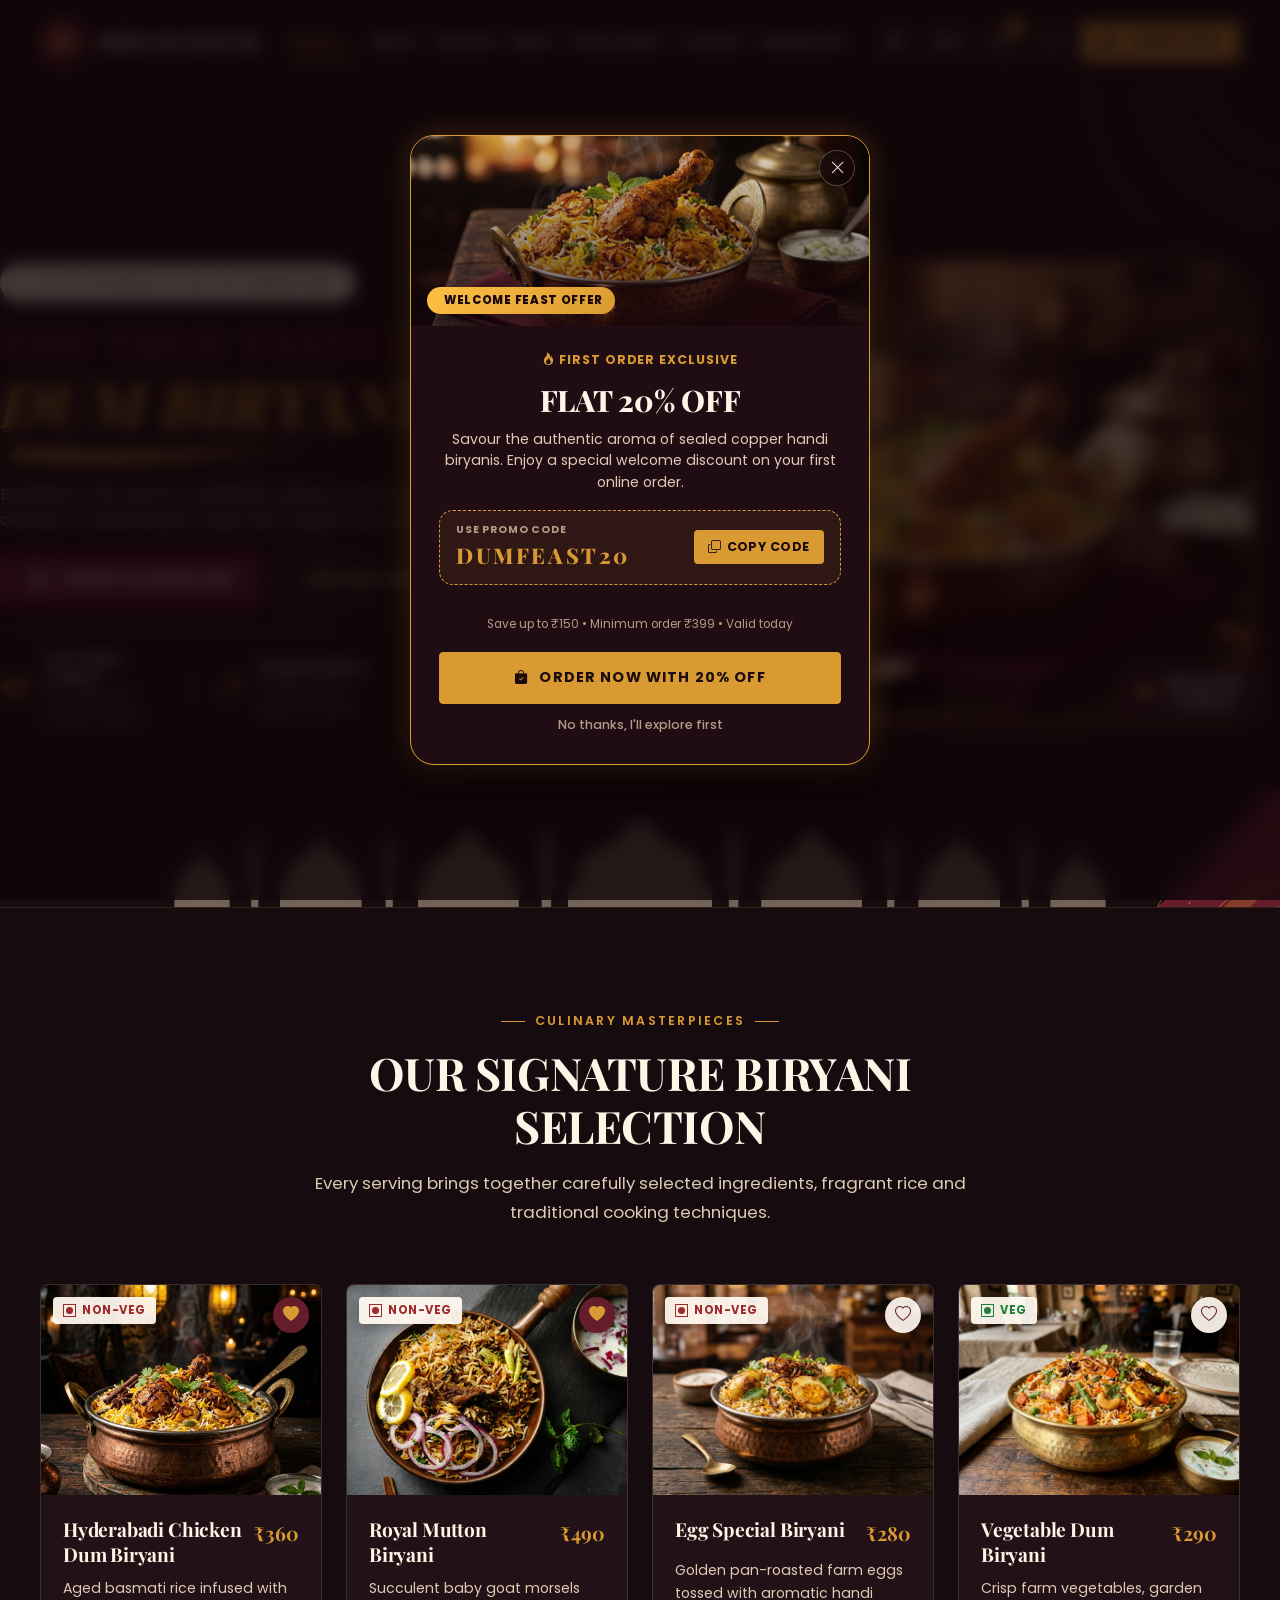
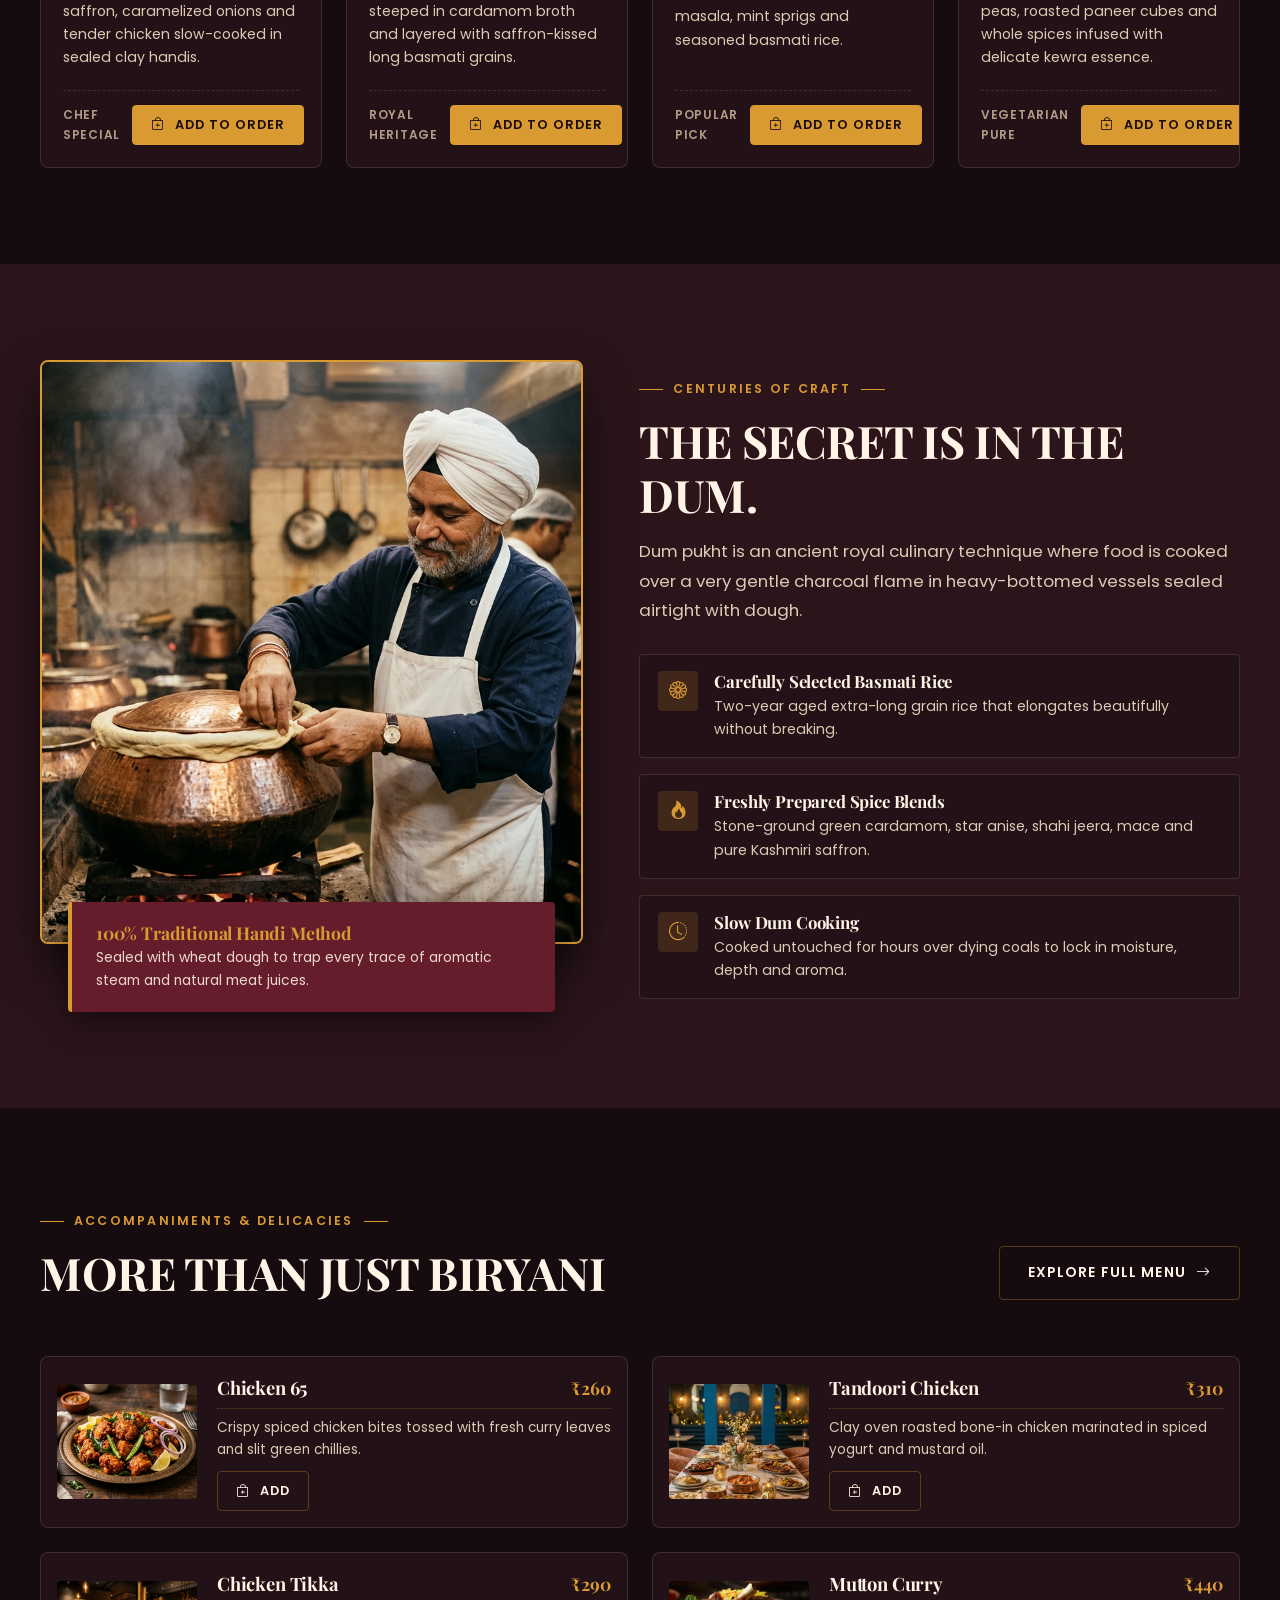
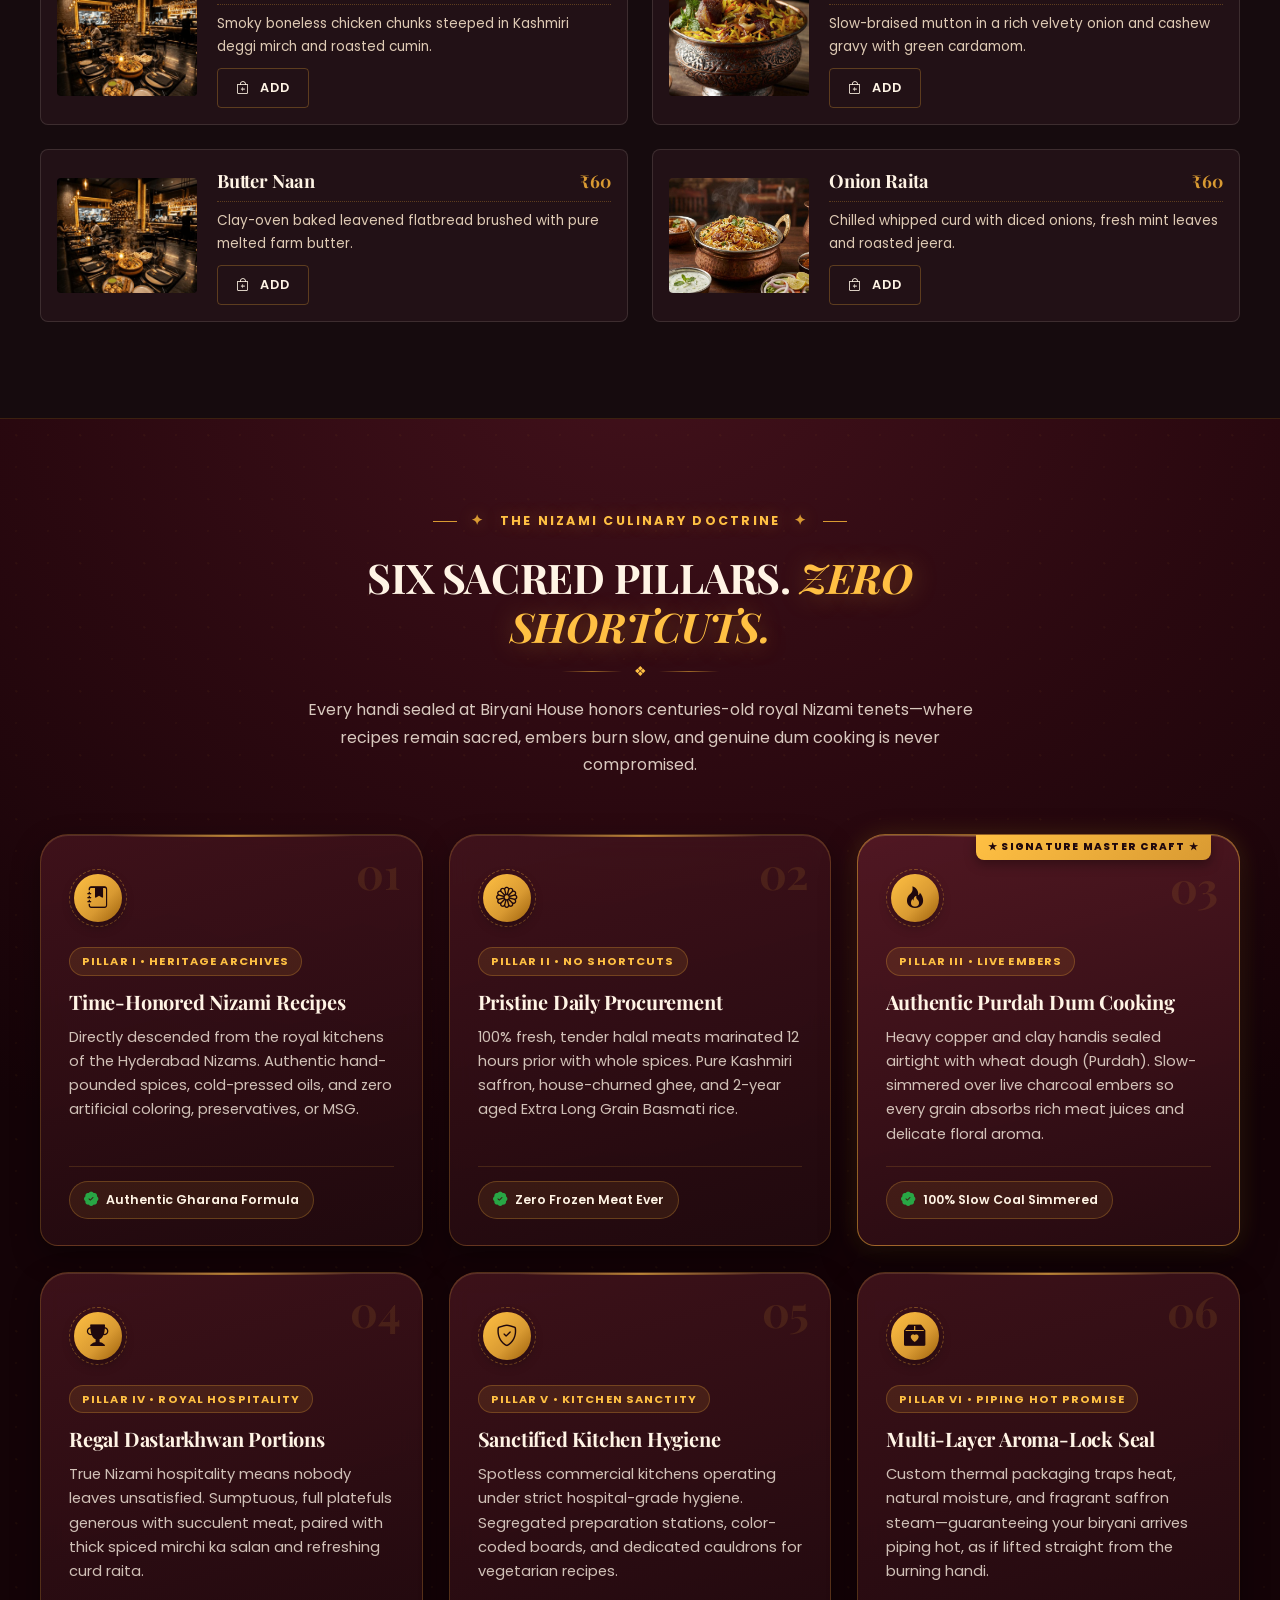
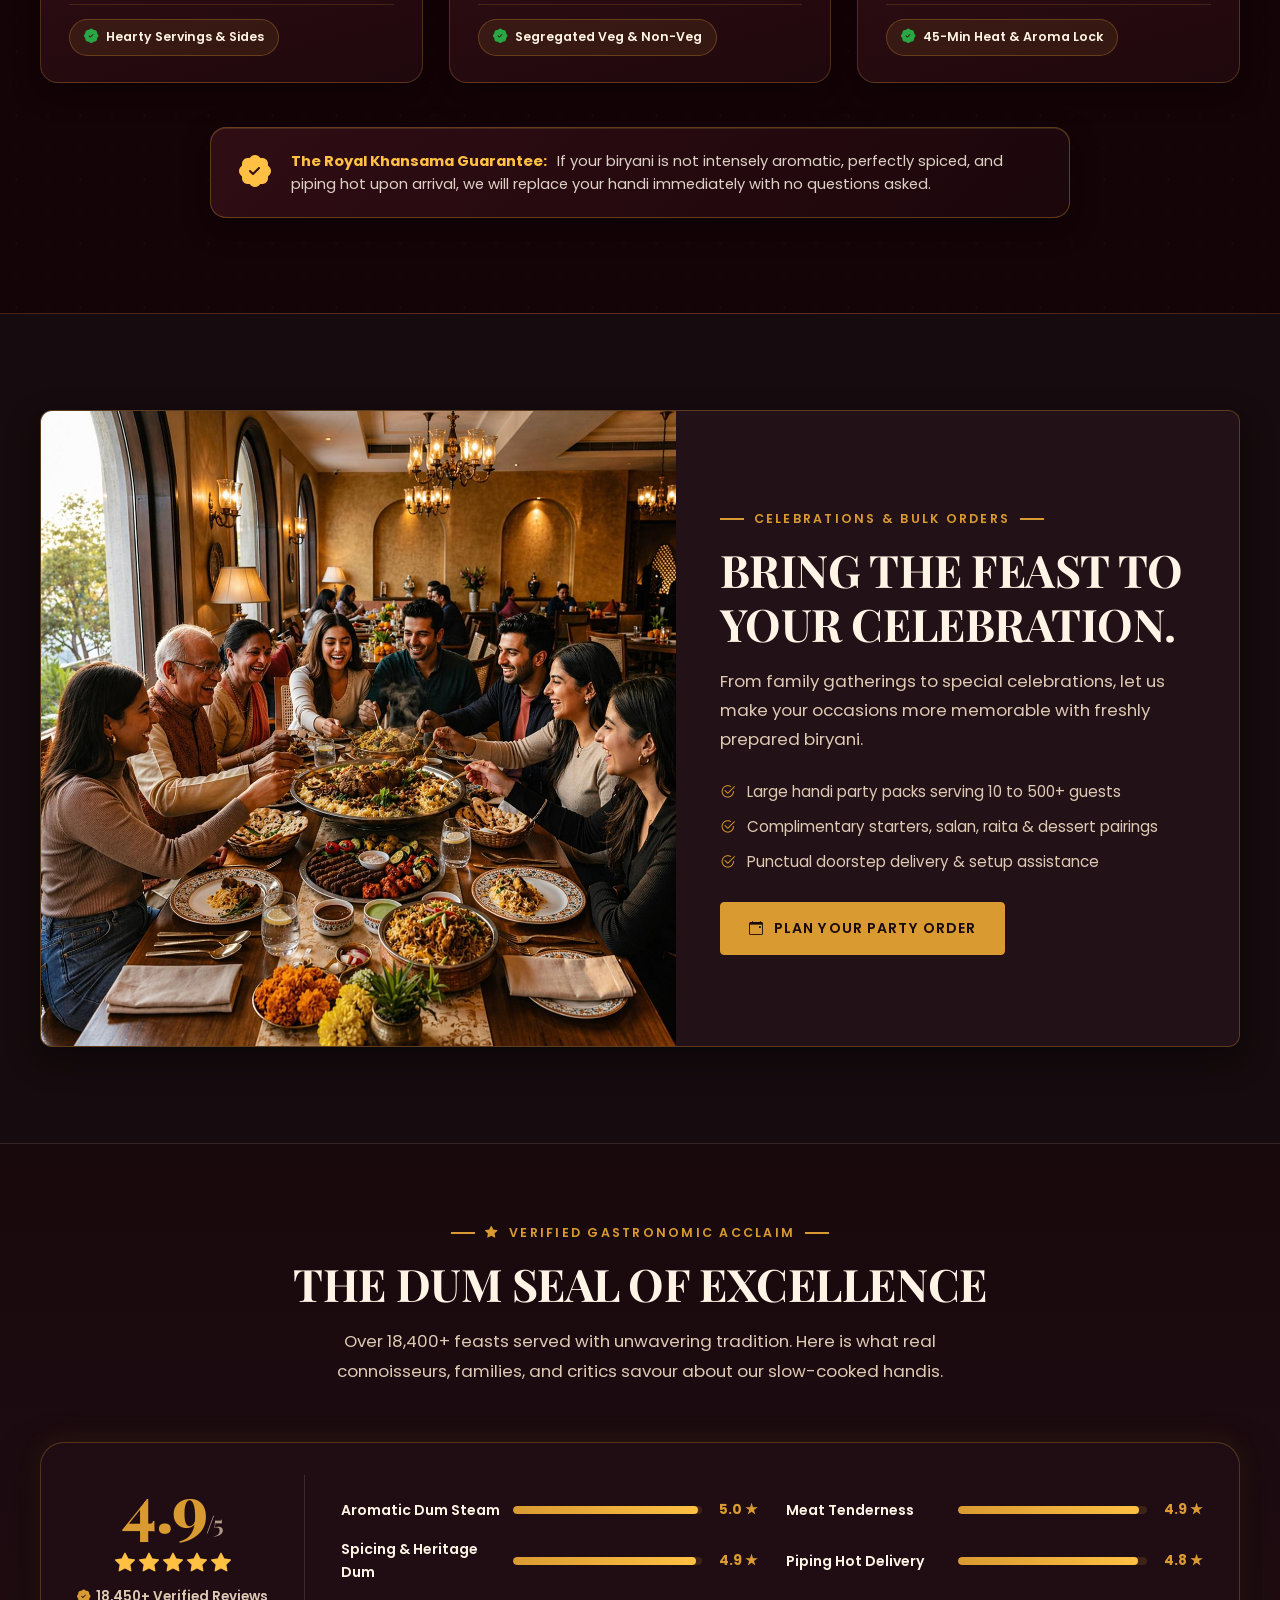
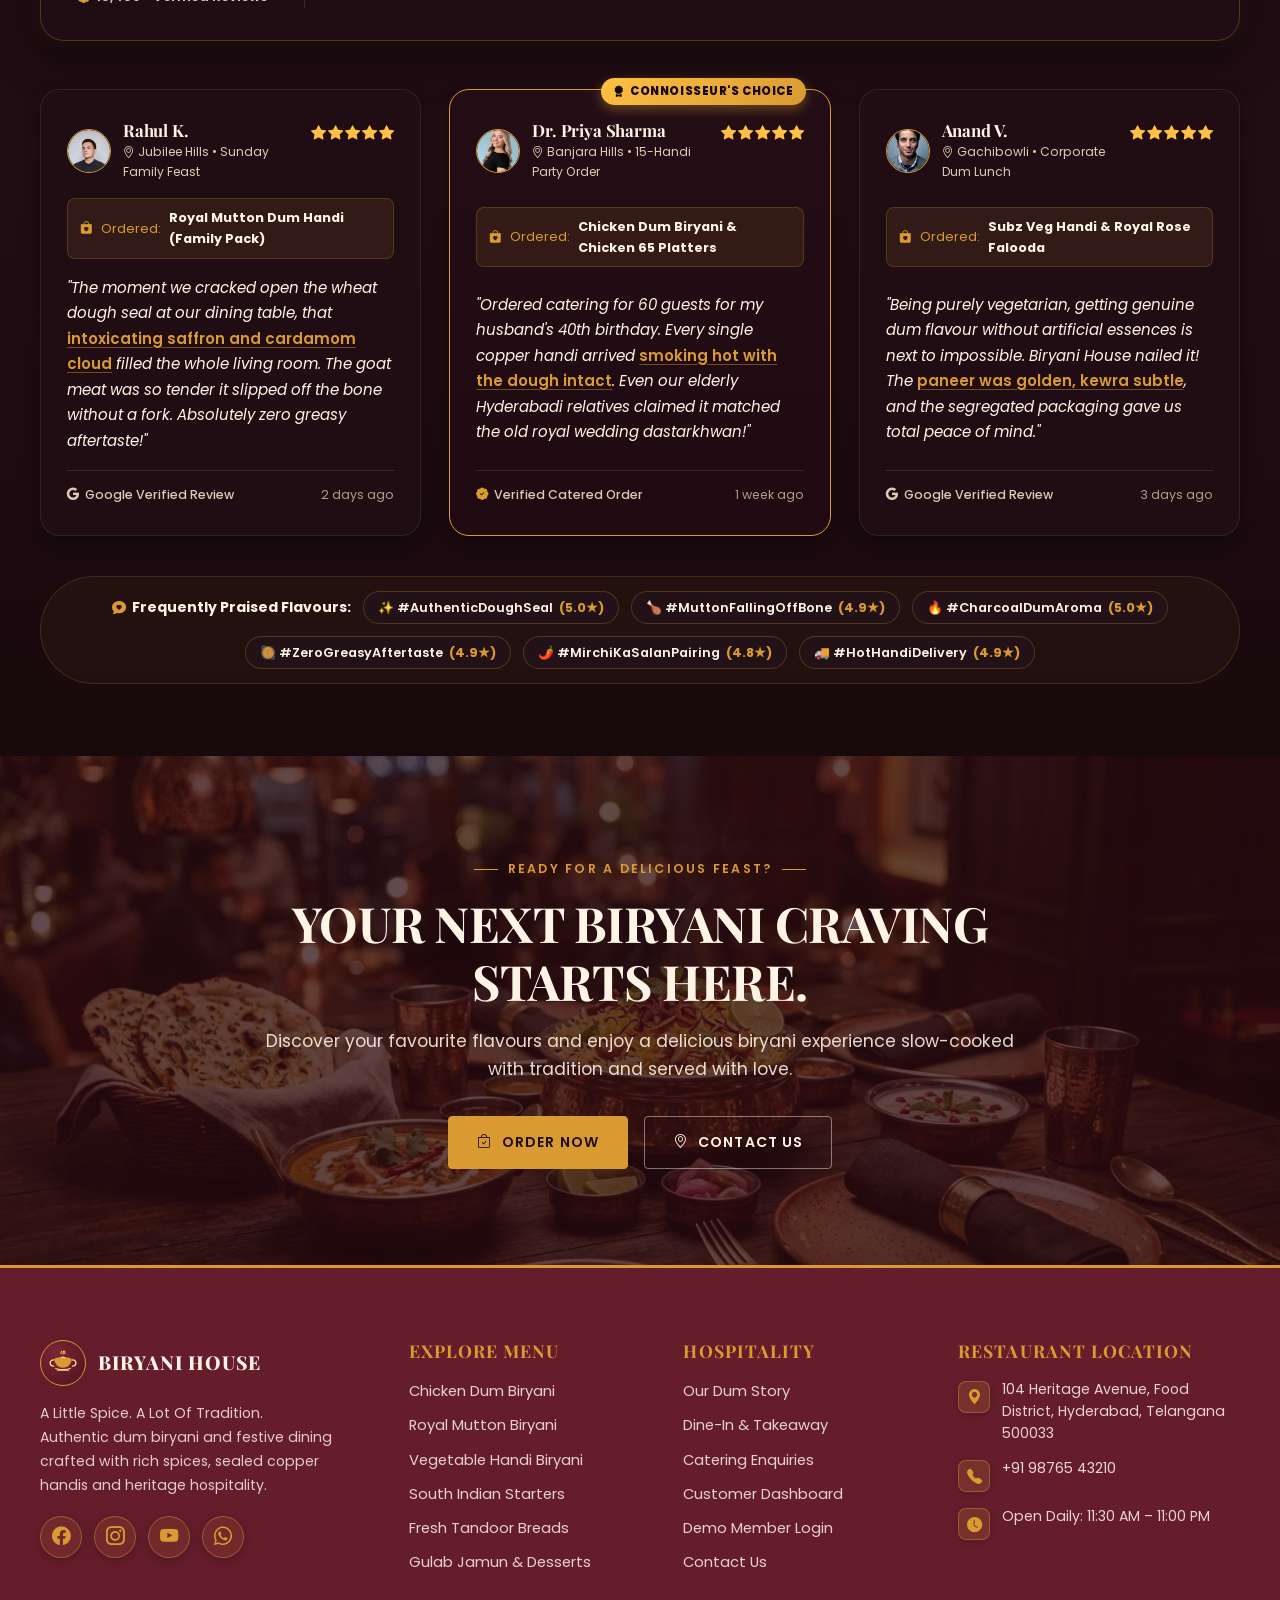
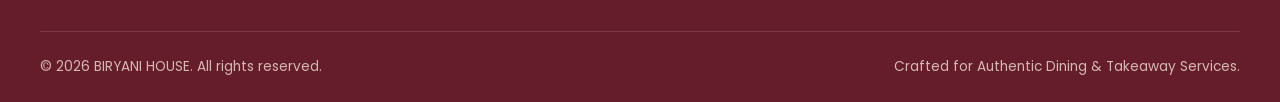
<file: index.html>
<!DOCTYPE html>
<html lang="en" dir="ltr" data-theme="dark">
<head>
  <meta charset="UTF-8">
  <meta name="viewport" content="width=device-width, initial-scale=1.0">
    <!-- Favicon (Brand Logo Mark) -->
  <link rel="icon" type="image/svg+xml" href="assets/images/favicon.svg">
  <link rel="alternate icon" href="assets/images/favicon.svg">
  <link rel="apple-touch-icon" href="assets/images/favicon.svg">
  <title>Biryani House | Authentic Dum Biryani & Takeaway</title>
  <meta name="description" content="Experience authentic Indian dum biryani slow-cooked with fragrant spices, tender marinated meats and aged basmati rice. Premium dining & convenient takeaway.">
  <meta property="og:title" content="Biryani House | Authentic Dum Biryani & Takeaway">
  <meta property="og:description" content="A little spice. A lot of tradition. Slow-cooked with tradition, served with love.">
  <meta property="og:image" content="assets/images/1.jpg">
  
  <!-- Bootstrap Icons CDN -->
  <link rel="stylesheet" href="https://cdn.jsdelivr.net/npm/bootstrap-icons@1.11.3/font/bootstrap-icons.min.css">
  
  <!-- Master Stylesheet -->
  <link rel="stylesheet" href="assets/css/style.css">
</head>
<body>

  <!-- Sticky Premium Navbar (Rule 8 & 9) -->
        <header class="site-header" id="siteHeader">
    <div class="container navbar-inner">
      <!-- Left: Brand Logo -->
      <a href="index.html" class="brand-logo" aria-label="Biryani House Home">
        <div class="brand-logo-mark">
          <svg viewBox="0 0 48 48" fill="none" xmlns="http://www.w3.org/2000/svg">
            <path d="M21 9c-.5-1.5 0-3 1-4M24 9.5c0-2 1-3.5 1-4.8M27 9c.5-1.5 0-3-1-4" stroke="#FFC043" stroke-width="1.8" stroke-linecap="round"/>
            <ellipse cx="24" cy="18" rx="14" ry="3.5" fill="#D99A32"/>
            <path d="M21 15.5c1-1.5 5-1.5 6 0" stroke="#FFF4E5" stroke-width="1.5" stroke-linecap="round"/>
            <path d="M10 18c.6 7 5.2 13.5 14 13.5s13.4-6.5 14-13.5H10z" fill="#D99A32"/>
            <path d="M9 19c-3.2 0-5.5 2.2-5.5 5s2.3 5 5.5 5M39 19c3.2 0 5.5 2.2 5.5 5s-2.3 5-5.5 5" stroke="#FFDF9E" stroke-width="2.2" stroke-linecap="round"/>
            <path d="M12 32.5c4 2.8 19 2.8 24 0" stroke="#FFC043" stroke-width="2" stroke-linecap="round"/>
            <path d="M15 35.5h18" stroke="#FFF4E5" stroke-width="2" stroke-linecap="round" opacity="0.8"/>
          </svg>
        </div>
        <span class="brand-name">BIRYANI HOUSE</span>
      </a>

      <!-- Center: Navigation Links -->
      <nav class="nav-links" aria-label="Primary Navigation">
        <!-- Home Dropdown Menu -->
        <div class="nav-dropdown">
          <a href="index.html" class="nav-link nav-dropdown-trigger active" aria-haspopup="true" aria-expanded="false">
            <span>Home</span>
            <i class="bi bi-chevron-down nav-dropdown-chevron"></i>
          </a>
          <div class="nav-dropdown-menu">
            <a href="index.html" class="nav-dropdown-item active">
              <div class="dropdown-item-badge"><i class="bi bi-house-door-fill"></i></div>
              <div class="dropdown-item-text">
                <span class="dropdown-item-title">Home 1 &mdash; Traditional</span>
                <span class="dropdown-item-sub">Classic Handi &amp; Heritage Dum</span>
              </div>
            </a>
            <a href="home-2.html" class="nav-dropdown-item">
              <div class="dropdown-item-badge"><i class="bi bi-fire"></i></div>
              <div class="dropdown-item-text">
                <span class="dropdown-item-title">Home 2 &mdash; Contemporary</span>
                <span class="dropdown-item-sub">Modern Charcoal &amp; Live Ordering</span>
              </div>
            </a>
          </div>
        </div>

        <a href="about.html" class="nav-link">About</a>
        <a href="services.html" class="nav-link">Services</a>
        <a href="menu.html" class="nav-link">Menu</a>
        <a href="party-orders.html" class="nav-link">Party Orders</a>
        <a href="contact.html" class="nav-link">Contact</a>
        <a href="dashboard.html" class="nav-link">Dashboard</a>
      </nav>

      <!-- Right: Action Controls -->
      <div class="nav-actions">
        <!-- Theme Toggle (Rule 22 - Desktop Only, In Drawer on Mobile/Tablet) -->
        <button class="icon-btn theme-toggle-btn desktop-only-control" title="Toggle Theme" aria-label="Toggle Theme">
          <i class="bi bi-moon-stars-fill"></i>
        </button>

        <!-- RTL Toggle (Rule 22 - Desktop Only, In Drawer on Mobile/Tablet) -->
        <button class="icon-btn rtl-toggle-btn desktop-only-control" title="Toggle RTL Layout" aria-label="Toggle RTL">
          RTL
        </button>

        <!-- Cart Drawer Toggle (Desktop Only) -->
        <button class="icon-btn cart-toggle-btn desktop-only-control" title="View Cart" aria-label="View Cart">
          <i class="bi bi-bag"></i>
          <span class="cart-badge cart-count-badge">3</span>
        </button>

        <!-- Customer Login Link (Desktop Only) -->
        <a href="login.html" class="icon-btn desktop-only-control" title="Customer Login" aria-label="Customer Login">
          <i class="bi bi-person"></i>
        </a>

        <!-- Order Now CTA (Desktop Only) -->
        <a href="menu.html" class="btn btn-primary nav-order-btn desktop-only-control">
          <i class="bi bi-bag-check-fill" style="margin-right: 6px;"></i>ORDER NOW
        </a>

        <!-- Mobile Hamburger Toggle (Tablet & Mobile Header Only) -->
        <button class="icon-btn mobile-menu-toggle" aria-label="Open Mobile Menu">
          <i class="bi bi-list" style="font-size: 1.4rem;"></i>
        </button>
      </div>
    </div>
  </header>

  <!-- Mobile Navigation Drawer Overlay (Rule 9) -->
  <div class="mobile-drawer-overlay"></div>
  <aside class="mobile-drawer" aria-label="Mobile Navigation Drawer">
    <div class="mobile-drawer-header">
      <div class="brand-logo">
        <div class="brand-logo-mark">
          <svg viewBox="0 0 48 48" fill="none" xmlns="http://www.w3.org/2000/svg">
            <path d="M21 9c-.5-1.5 0-3 1-4M24 9.5c0-2 1-3.5 1-4.8M27 9c.5-1.5 0-3-1-4" stroke="#FFC043" stroke-width="1.8" stroke-linecap="round"/>
            <ellipse cx="24" cy="18" rx="14" ry="3.5" fill="#D99A32"/>
            <path d="M21 15.5c1-1.5 5-1.5 6 0" stroke="#FFF4E5" stroke-width="1.5" stroke-linecap="round"/>
            <path d="M10 18c.6 7 5.2 13.5 14 13.5s13.4-6.5 14-13.5H10z" fill="#D99A32"/>
            <path d="M9 19c-3.2 0-5.5 2.2-5.5 5s2.3 5 5.5 5M39 19c3.2 0 5.5 2.2 5.5 5s-2.3 5-5.5 5" stroke="#FFDF9E" stroke-width="2.2" stroke-linecap="round"/>
            <path d="M12 32.5c4 2.8 19 2.8 24 0" stroke="#FFC043" stroke-width="2" stroke-linecap="round"/>
            <path d="M15 35.5h18" stroke="#FFF4E5" stroke-width="2" stroke-linecap="round" opacity="0.8"/>
          </svg>
        </div>
        <span class="brand-name">BIRYANI HOUSE</span>
      </div>
      <button class="icon-btn mobile-drawer-close" aria-label="Close Mobile Menu">
        <i class="bi bi-x-lg"></i>
      </button>
    </div>

    <!-- Mobile Navigation items (clean list, no extra row above Home) -->
    <nav class="mobile-nav-list">
      <!-- Mobile Home Accordion Submenu -->
      <div class="mobile-nav-accordion open">
        <button class="mobile-nav-link mobile-accordion-trigger active" aria-expanded="true">
          <span>Home</span>
          <i class="bi bi-chevron-down mobile-accordion-icon"></i>
        </button>
        <div class="mobile-accordion-content">
          <a href="index.html" class="mobile-subnav-link active">
            <i class="bi bi-house-door-fill"></i> Home 1 &mdash; Traditional
          </a>
          <a href="home-2.html" class="mobile-subnav-link">
            <i class="bi bi-fire"></i> Home 2 &mdash; Contemporary
          </a>
        </div>
      </div>

      <a href="about.html" class="mobile-nav-link">
        <span>About</span> <i class="bi bi-chevron-right"></i>
      </a>
      <a href="services.html" class="mobile-nav-link">
        <span>Services</span> <i class="bi bi-chevron-right"></i>
      </a>
      <a href="menu.html" class="mobile-nav-link">
        <span>Menu</span> <i class="bi bi-chevron-right"></i>
      </a>
      <a href="party-orders.html" class="mobile-nav-link">
        <span>Party Orders</span> <i class="bi bi-chevron-right"></i>
      </a>
      <a href="contact.html" class="mobile-nav-link">
        <span>Contact</span> <i class="bi bi-chevron-right"></i>
      </a>
      <a href="dashboard.html" class="mobile-nav-link">
        <span>Dashboard</span> <i class="bi bi-chevron-right"></i>
      </a>
    </nav>

    <!-- Mobile Drawer Footer: Exact Action Buttons as used in Web View + ORDER NOW CTA -->
    <div class="mobile-drawer-footer">
      <div class="mobile-drawer-icon-actions">
        <!-- Theme Toggle -->
        <button class="icon-btn theme-toggle-btn" title="Toggle Theme" aria-label="Toggle Theme">
          <i class="bi bi-moon-stars-fill"></i>
        </button>

        <!-- RTL Toggle -->
        <button class="icon-btn rtl-toggle-btn" title="Toggle RTL Layout" aria-label="Toggle RTL">
          RTL
        </button>

        <!-- Cart Drawer Toggle -->
        <button class="icon-btn cart-toggle-btn" title="View Cart" aria-label="View Cart">
          <i class="bi bi-bag"></i>
          <span class="cart-badge cart-count-badge">3</span>
        </button>

        <!-- Customer Login Link -->
        <a href="login.html" class="icon-btn" title="Customer Login" aria-label="Customer Login">
          <i class="bi bi-person"></i>
        </a>
      </div>

      <!-- Order Now CTA -->
      <a href="menu.html" class="btn btn-primary" style="width: 100%; justify-content: center; padding: 12px 20px;">
        <i class="bi bi-bag-check-fill" style="margin-right: 6px;"></i> ORDER NOW
      </a>
    </div>
  </aside>

  <main>
    <!-- =====================================================================
         SECTION 1 — HERO (Rule 12)
         ===================================================================== -->
            <!-- =====================================================================
         SECTION 1 — HERO (Exact Match to Reference Screenshot)
         ===================================================================== -->
    <section class="hero-home exact-hero-section">
      <!-- Decorative Indian Rangoli / Mandala Corner Accents (Top Right Only) -->
      <div class="hero-corner-decor corner-top-right" aria-hidden="true">
<svg viewBox="0 0 300 300" fill="none" xmlns="http://www.w3.org/2000/svg">
<circle cx="300" cy="0" r="45" stroke="#C88E28" stroke-width="0.8" fill="none" opacity="0.22"/>
<circle cx="300" cy="0" r="80" stroke="#C88E28" stroke-width="0.8" fill="none" opacity="0.22" stroke-dasharray="3,4"/>
<circle cx="300" cy="0" r="120" stroke="#C88E28" stroke-width="0.8" fill="none" opacity="0.22"/>
<circle cx="300" cy="0" r="160" stroke="#C88E28" stroke-width="1.2" fill="none" opacity="0.22"/>
<circle cx="300" cy="0" r="205" stroke="#C88E28" stroke-width="0.8" fill="none" opacity="0.22" stroke-dasharray="3,4"/>
<circle cx="300" cy="0" r="250" stroke="#C88E28" stroke-width="0.8" fill="none" opacity="0.22"/>
<circle cx="300" cy="0" r="295" stroke="#C88E28" stroke-width="0.8" fill="none" opacity="0.22"/>
<path d="M300.0,80.0 Q294.1,119.9 292.2,79.6" stroke="#C88E28" stroke-width="0.9" fill="rgba(200,142,40,0.03)" opacity="0.25"/>
<path d="M300.0,120.0 C300.0,135.0 292.1,159.8 292.1,159.8 C292.1,159.8 286.8,134.3 288.2,119.4" stroke="#C88E28" stroke-width="0.9" fill="none" opacity="0.2"/>
<circle cx="291.2" cy="179.8" r="1.5" fill="#C88E28" opacity="0.25"/>
<path d="M300.0,205.0 Q287.7,249.7 279.9,204.0" stroke="#C88E28" stroke-width="0.9" fill="none" opacity="0.18"/>
<path d="M292.2,79.6 Q282.4,118.7 284.4,78.5" stroke="#C88E28" stroke-width="0.9" fill="rgba(200,142,40,0.03)" opacity="0.25"/>
<path d="M288.2,119.4 C286.8,134.3 276.5,158.3 276.5,158.3 C276.5,158.3 273.7,132.4 276.6,117.7" stroke="#C88E28" stroke-width="0.9" fill="none" opacity="0.2"/>
<circle cx="273.6" cy="178.1" r="1.5" fill="#C88E28" opacity="0.25"/>
<path d="M279.9,204.0 Q263.3,247.3 260.0,201.1" stroke="#C88E28" stroke-width="0.9" fill="none" opacity="0.18"/>
<path d="M284.4,78.5 Q270.8,116.4 276.8,76.6" stroke="#C88E28" stroke-width="0.9" fill="rgba(200,142,40,0.03)" opacity="0.25"/>
<path d="M276.6,117.7 C273.7,132.4 261.1,155.2 261.1,155.2 C261.1,155.2 260.8,129.2 265.2,114.8" stroke="#C88E28" stroke-width="0.9" fill="none" opacity="0.2"/>
<circle cx="256.3" cy="174.6" r="1.5" fill="#C88E28" opacity="0.25"/>
<path d="M260.0,201.1 Q239.3,242.5 240.5,196.2" stroke="#C88E28" stroke-width="0.9" fill="none" opacity="0.18"/>
<path d="M276.8,76.6 Q259.6,113.0 269.4,73.9" stroke="#C88E28" stroke-width="0.9" fill="rgba(200,142,40,0.03)" opacity="0.25"/>
<path d="M265.2,114.8 C260.8,129.2 246.1,150.6 246.1,150.6 C246.1,150.6 248.3,124.7 254.1,110.9" stroke="#C88E28" stroke-width="0.9" fill="none" opacity="0.2"/>
<circle cx="239.4" cy="169.5" r="1.5" fill="#C88E28" opacity="0.25"/>
<path d="M240.5,196.2 Q215.8,235.4 221.5,189.4" stroke="#C88E28" stroke-width="0.9" fill="none" opacity="0.18"/>
<path d="M269.4,73.9 Q248.7,108.5 262.3,70.6" stroke="#C88E28" stroke-width="0.9" fill="rgba(200,142,40,0.03)" opacity="0.25"/>
<path d="M254.1,110.9 C248.3,124.7 231.6,144.6 231.6,144.6 C231.6,144.6 236.4,119.1 243.4,105.8" stroke="#C88E28" stroke-width="0.9" fill="none" opacity="0.2"/>
<circle cx="223.0" cy="162.7" r="1.5" fill="#C88E28" opacity="0.25"/>
<path d="M221.5,189.4 Q193.1,226.0 203.4,180.8" stroke="#C88E28" stroke-width="0.9" fill="none" opacity="0.18"/>
<path d="M262.3,70.6 Q238.3,102.9 255.6,66.5" stroke="#C88E28" stroke-width="0.9" fill="rgba(200,142,40,0.03)" opacity="0.25"/>
<path d="M243.4,105.8 C236.4,119.1 217.7,137.2 217.7,137.2 C217.7,137.2 225.0,112.2 233.3,99.8" stroke="#C88E28" stroke-width="0.9" fill="none" opacity="0.2"/>
<circle cx="207.5" cy="154.4" r="1.5" fill="#C88E28" opacity="0.25"/>
<path d="M203.4,180.8 Q171.5,214.4 186.1,170.5" stroke="#C88E28" stroke-width="0.9" fill="none" opacity="0.18"/>
<path d="M255.6,66.5 Q228.5,96.4 249.2,61.8" stroke="#C88E28" stroke-width="0.9" fill="rgba(200,142,40,0.03)" opacity="0.25"/>
<path d="M233.3,99.8 C225.0,112.2 204.7,128.5 204.7,128.5 C204.7,128.5 214.4,104.4 223.9,92.8" stroke="#C88E28" stroke-width="0.9" fill="none" opacity="0.2"/>
<circle cx="192.8" cy="144.6" r="1.5" fill="#C88E28" opacity="0.25"/>
<path d="M186.1,170.5 Q151.1,200.8 169.9,158.5" stroke="#C88E28" stroke-width="0.9" fill="none" opacity="0.18"/>
<path d="M249.2,61.8 Q219.4,88.9 243.4,56.6" stroke="#C88E28" stroke-width="0.9" fill="rgba(200,142,40,0.03)" opacity="0.25"/>
<path d="M223.9,92.8 C214.4,104.4 192.6,118.6 192.6,118.6 C192.6,118.6 204.5,95.5 215.1,84.9" stroke="#C88E28" stroke-width="0.9" fill="none" opacity="0.2"/>
<circle cx="179.1" cy="133.4" r="1.5" fill="#C88E28" opacity="0.25"/>
<path d="M169.9,158.5 Q132.1,185.2 155.0,145.0" stroke="#C88E28" stroke-width="0.9" fill="none" opacity="0.18"/>
<path d="M243.4,56.6 Q211.1,80.6 238.2,50.8" stroke="#C88E28" stroke-width="0.9" fill="rgba(200,142,40,0.03)" opacity="0.25"/>
<path d="M215.1,84.9 C204.5,95.5 181.4,107.4 181.4,107.4 C181.4,107.4 195.6,85.6 207.2,76.1" stroke="#C88E28" stroke-width="0.9" fill="none" opacity="0.2"/>
<circle cx="166.6" cy="120.9" r="1.5" fill="#C88E28" opacity="0.25"/>
<path d="M155.0,145.0 Q114.8,167.9 141.5,130.1" stroke="#C88E28" stroke-width="0.9" fill="none" opacity="0.18"/>
<path d="M238.2,50.8 Q203.6,71.5 233.5,44.4" stroke="#C88E28" stroke-width="0.9" fill="rgba(200,142,40,0.03)" opacity="0.25"/>
<path d="M207.2,76.1 C195.6,85.6 171.5,95.3 171.5,95.3 C171.5,95.3 187.8,75.0 200.2,66.7" stroke="#C88E28" stroke-width="0.9" fill="none" opacity="0.2"/>
<circle cx="155.4" cy="107.2" r="1.5" fill="#C88E28" opacity="0.25"/>
<path d="M141.5,130.1 Q99.2,148.9 129.5,113.9" stroke="#C88E28" stroke-width="0.9" fill="none" opacity="0.18"/>
<path d="M233.5,44.4 Q197.1,61.7 229.4,37.7" stroke="#C88E28" stroke-width="0.9" fill="rgba(200,142,40,0.03)" opacity="0.25"/>
<path d="M200.2,66.7 C187.8,75.0 162.8,82.3 162.8,82.3 C162.8,82.3 180.9,63.6 194.2,56.6" stroke="#C88E28" stroke-width="0.9" fill="none" opacity="0.2"/>
<circle cx="145.6" cy="92.5" r="1.5" fill="#C88E28" opacity="0.25"/>
<path d="M129.5,113.9 Q85.6,128.5 119.2,96.6" stroke="#C88E28" stroke-width="0.9" fill="none" opacity="0.18"/>
<path d="M229.4,37.7 Q191.5,51.3 226.1,30.6" stroke="#C88E28" stroke-width="0.9" fill="rgba(200,142,40,0.03)" opacity="0.25"/>
<path d="M194.2,56.6 C180.9,63.6 155.4,68.4 155.4,68.4 C155.4,68.4 175.3,51.7 189.1,45.9" stroke="#C88E28" stroke-width="0.9" fill="none" opacity="0.2"/>
<circle cx="137.3" cy="77.0" r="1.5" fill="#C88E28" opacity="0.25"/>
<path d="M119.2,96.6 Q74.0,106.9 110.6,78.5" stroke="#C88E28" stroke-width="0.9" fill="none" opacity="0.18"/>
<path d="M226.1,30.6 Q187.0,40.4 223.4,23.2" stroke="#C88E28" stroke-width="0.9" fill="rgba(200,142,40,0.03)" opacity="0.25"/>
<path d="M189.1,45.9 C175.3,51.7 149.4,53.9 149.4,53.9 C149.4,53.9 170.8,39.2 185.2,34.8" stroke="#C88E28" stroke-width="0.9" fill="none" opacity="0.2"/>
<circle cx="130.5" cy="60.6" r="1.5" fill="#C88E28" opacity="0.25"/>
<path d="M110.6,78.5 Q64.6,84.2 103.8,59.5" stroke="#C88E28" stroke-width="0.9" fill="none" opacity="0.18"/>
<path d="M223.4,23.2 Q183.6,29.2 221.5,15.6" stroke="#C88E28" stroke-width="0.9" fill="rgba(200,142,40,0.03)" opacity="0.25"/>
<path d="M185.2,34.8 C170.8,39.2 144.8,38.9 144.8,38.9 C144.8,38.9 167.6,26.3 182.3,23.4" stroke="#C88E28" stroke-width="0.9" fill="none" opacity="0.2"/>
<circle cx="125.4" cy="43.7" r="1.5" fill="#C88E28" opacity="0.25"/>
<path d="M103.8,59.5 Q57.5,60.7 98.9,40.0" stroke="#C88E28" stroke-width="0.9" fill="none" opacity="0.18"/>
<path d="M221.5,15.6 Q181.3,17.6 220.4,7.8" stroke="#C88E28" stroke-width="0.9" fill="rgba(200,142,40,0.03)" opacity="0.25"/>
<path d="M182.3,23.4 C167.6,26.3 141.7,23.5 141.7,23.5 C141.7,23.5 165.7,13.2 180.6,11.8" stroke="#C88E28" stroke-width="0.9" fill="none" opacity="0.2"/>
<circle cx="121.9" cy="26.4" r="1.5" fill="#C88E28" opacity="0.25"/>
<path d="M98.9,40.0 Q52.7,36.7 96.0,20.1" stroke="#C88E28" stroke-width="0.9" fill="none" opacity="0.18"/>
<path d="M220.4,7.8 Q180.1,5.9 220.0,0.0" stroke="#C88E28" stroke-width="0.9" fill="rgba(200,142,40,0.03)" opacity="0.25"/>
<path d="M180.6,11.8 C165.7,13.2 140.2,7.9 140.2,7.9 C140.2,7.9 165.0,0.0 180.0,0.0" stroke="#C88E28" stroke-width="0.9" fill="none" opacity="0.2"/>
<circle cx="120.2" cy="8.8" r="1.5" fill="#C88E28" opacity="0.25"/>
<path d="M96.0,20.1 Q50.3,12.3 95.0,0.0" stroke="#C88E28" stroke-width="0.9" fill="none" opacity="0.18"/>
</svg>
</div>

      <!-- Bottom Heritage Silhouette & Maroon Mandala Corner -->
      <div class="hero-bottom-monuments" aria-hidden="true">
        <svg class="monument-skyline" viewBox="0 0 800 130" preserveAspectRatio="none" fill="none" xmlns="http://www.w3.org/2000/svg">
  <!-- Soft Architectural Watermark -->
  <g fill="#DEC8AC" opacity="0.45">
    <!-- 1. Left Outer Pavilion (Small) -->
    <path d="M0,130 L12,130 L12,96 L18,96 L18,84 C18,80 24,76 30,72 C32,62 33,56 35,50 C37,56 38,62 40,72 C46,76 52,80 52,84 L52,96 L58,96 L58,130 Z"/>
    <!-- 2. Left Outer Minaret -->
    <path d="M73,130 L76,130 L76,74 L74,74 L74,70 L76,70 L76,44 C76,41 78,38 79,34 C80,38 82,41 82,44 L82,70 L84,70 L84,74 L82,74 L82,130 L85,130 Z"/>
    <!-- 3. Left Small Dome -->
    <path d="M100,130 L100,94 L107,94 L107,78 C107,71 114,64 122,58 C127,48 130,42 134,36 C138,42 141,48 146,58 C154,64 161,71 161,78 L161,94 L168,94 L168,130 Z"/>
    <!-- 4. Left Middle Minaret -->
    <path d="M184,130 L188,130 L188,70 L186,70 L186,66 L188,66 L188,36 C188,33 190,29 191,25 C192,29 194,33 194,36 L194,66 L196,66 L196,70 L194,70 L194,130 L198,130 Z"/>
    <!-- 5. Left Medium Dome -->
    <path d="M215,130 L215,94 L223,94 L223,76 C223,68 231,60 241,54 C247,38 251,28 257,22 C263,28 267,38 273,54 C283,60 291,68 291,76 L291,94 L299,94 L299,130 Z"/>
    <!-- 6. Left Inner Minaret -->
    <path d="M314,130 L318,130 L318,68 L315,68 L315,64 L318,64 L318,32 C318,29 320,24 322,19 C324,24 326,29 326,32 L326,64 L329,64 L329,68 L326,68 L326,130 L330,130 Z"/>
    <!-- 7. GRAND CENTRAL DOME (Symmetrical Centerpiece) -->
    <path d="M340,130 L340,96 L350,96 L350,72 C350,62 362,50 376,42 C386,24 393,12 400,8 C407,12 414,24 424,42 C438,50 450,62 450,72 L450,96 L460,96 L460,130 Z"/>
    <!-- 8. Right Inner Minaret (Mirrored) -->
    <path d="M486,130 L482,130 L482,68 L485,68 L485,64 L482,64 L482,32 C482,29 480,24 478,19 C476,24 474,29 474,32 L474,64 L471,64 L471,68 L474,68 L474,130 L470,130 Z"/>
    <!-- 9. Right Medium Dome (Mirrored) -->
    <path d="M585,130 L585,94 L577,94 L577,76 C577,68 569,60 559,54 C553,38 549,28 543,22 C537,28 533,38 527,54 C517,60 509,68 509,76 L509,94 L501,94 L501,130 Z"/>
    <!-- 10. Right Middle Minaret (Mirrored) -->
    <path d="M616,130 L612,130 L612,70 L614,70 L614,66 L612,66 L612,36 C612,33 610,29 609,25 C608,29 606,33 606,36 L606,66 L604,66 L604,70 L606,70 L606,130 L602,130 Z"/>
    <!-- 11. Right Small Dome (Mirrored) -->
    <path d="M700,130 L700,94 L693,94 L693,78 C693,71 686,64 678,58 C673,48 670,42 666,36 C662,42 659,48 654,58 C646,64 639,71 639,78 L639,94 L632,94 L632,130 Z"/>
    <!-- 12. Right Outer Minaret (Mirrored) -->
    <path d="M727,130 L724,130 L724,74 L726,74 L726,70 L724,70 L724,44 C724,41 722,38 721,34 C720,38 718,41 718,44 L718,70 L716,70 L716,74 L718,74 L718,130 L715,130 Z"/>
    <!-- 13. Right Outer Pavilion (Mirrored) -->
    <path d="M800,130 L788,130 L788,96 L782,96 L782,84 C782,80 776,76 770,72 C768,62 767,56 765,50 C763,56 762,62 760,72 C754,76 748,80 748,84 L748,96 L742,96 L742,130 Z"/>
  </g>
</svg>

        <div class="hero-maroon-corner">
          <svg viewBox="0 0 360 260" fill="none" xmlns="http://www.w3.org/2000/svg">
            <path d="M0,260 C150,260 260,180 360,30 L360,260 Z" fill="#651D2B"/>
            <circle cx="360" cy="260" r="160" stroke="#D99A32" stroke-width="1.3" opacity="0.4"/>
            <circle cx="360" cy="260" r="130" stroke="#D99A32" stroke-width="1.5" stroke-dasharray="4,5" opacity="0.45"/>
            <circle cx="360" cy="260" r="100" stroke="#D99A32" stroke-width="1.3" opacity="0.45"/>
            <circle cx="360" cy="260" r="70" stroke="#D99A32" stroke-width="1.5" opacity="0.5"/>
            <path d="M360 160 C310 160 270 200 270 260 C295 220 330 180 360 160z" fill="#D99A32" opacity="0.25"/>
            <path d="M360 200 C325 200 295 230 295 260 C315 235 340 210 360 200z" fill="#D99A32" opacity="0.3"/>
          </svg>
        </div>
      </div>

      <div class="container hero-home-grid">
        <!-- Left Hero Content -->
        <div class="hero-content">
          <div class="hero-tagline-pill">
            <span class="pill-sparkle">✦</span> A LITTLE SPICE. A LOT OF TRADITION.
          </div>

          <h1 class="hero-title">
            <span class="hero-title-top">THE TRUE TASTE OF</span>
            <span class="hero-title-accent">DUM BIRYANI.</span>
            <div class="hero-title-flourish" aria-hidden="true">
              <svg viewBox="0 0 310 26" fill="none" xmlns="http://www.w3.org/2000/svg">
                <path d="M8 18 C65 25, 160 26, 305 7 C215 15, 120 16, 28 11 C18 10, 10 13, 8 18 Z" fill="url(#goldFlourishGrad)"/>
                <defs>
                  <linearGradient id="goldFlourishGrad" x1="0%" y1="0%" x2="100%" y2="0%">
                    <stop offset="0%" stop-color="#D99A32"/>
                    <stop offset="50%" stop-color="#E5AA42"/>
                    <stop offset="100%" stop-color="#C28420"/>
                  </linearGradient>
                </defs>
              </svg>
            </div>
          </h1>

          <p class="hero-lead">
            Experience the aroma of authentic spices, perfectly layered rice and slow-cooked biryani made with tradition and passion.
          </p>

          <div class="hero-cta-group">
            <a href="menu.html" class="btn btn-hero-primary">
              <svg viewBox="0 0 24 24" width="18" height="18" fill="none" stroke="currentColor" stroke-width="2" stroke-linecap="round" stroke-linejoin="round" style="margin-right: 6px;"><path d="M6 2L3 6v14a2 2 0 0 0 2 2h14a2 2 0 0 0 2-2V6l-3-4z"/><line x1="3" y1="6" x2="21" y2="6"/><path d="M16 10a4 4 0 0 1-8 0"/></svg>
              ORDER YOUR BIRYANI
            </a>
            <a href="menu.html" class="btn btn-hero-outline">
              EXPLORE OUR MENU <i class="bi bi-arrow-right" style="margin-left: 6px;"></i>
            </a>
          </div>

          <!-- Trust Strip: 3 Items with Icons and Divider Lines -->
          <div class="hero-trust-strip">
            <div class="hero-trust-item">
              <div class="trust-icon-wrap" aria-hidden="true">
                <svg viewBox="0 0 32 32" width="30" height="30" fill="none">
                  <path d="M16 4v3M13 5c0 1 1.5 2 3 2s3-1 3-2" stroke="#D99A32" stroke-width="1.8" stroke-linecap="round"/>
                  <ellipse cx="16" cy="12" rx="10" ry="2.5" stroke="#D99A32" stroke-width="1.8"/>
                  <path d="M6 12c.5 6 4 11 10 11s9.5-5 10-11" stroke="#D99A32" stroke-width="1.8"/>
                  <path d="M5 13c-2 0-3 1.2-3 2.5s1 2.5 3 2.5M27 13c2 0 3 1.2 3 2.5s-1 2.5-3 2.5" stroke="#D99A32" stroke-width="1.8" stroke-linecap="round"/>
                  <path d="M8 23c2 2 14 2 16 0" stroke="#D99A32" stroke-width="1.8" stroke-linecap="round"/>
                </svg>
              </div>
              <div class="trust-text-wrap">
                <strong>100% Dum Cooked</strong>
                <span>Slow sealed in copper handis</span>
              </div>
            </div>

            <div class="trust-strip-divider" aria-hidden="true"></div>

            <div class="hero-trust-item">
              <div class="trust-icon-wrap" aria-hidden="true">
                <svg viewBox="0 0 32 32" width="28" height="28" fill="none">
                  <path d="M26 6C18 7 8 13 8 23c0 2 1 3 3 3 10 0 16-10 17-18 0-1-1-2-2-2z" stroke="#D99A32" stroke-width="1.8" stroke-linecap="round" stroke-linejoin="round"/>
                  <path d="M8 23c6-6 11-10 17-15" stroke="#D99A32" stroke-width="1.8" stroke-linecap="round"/>
                </svg>
              </div>
              <div class="trust-text-wrap">
                <strong>Fragrant Spices</strong>
                <span>House-ground garam masala</span>
              </div>
            </div>

            <div class="trust-strip-divider" aria-hidden="true"></div>

            <div class="hero-trust-item">
              <div class="trust-icon-wrap" aria-hidden="true">
                <svg viewBox="0 0 32 32" width="28" height="28" fill="none">
                  <path d="M7 26c0-6 4-11 10-12" stroke="#D99A32" stroke-width="1.8" stroke-linecap="round"/>
                  <path d="M17 14C17 8 12 5 7 6c-1 5 2 10 7 10" stroke="#D99A32" stroke-width="1.8" stroke-linecap="round" stroke-linejoin="round"/>
                  <path d="M17 14c3-6 9-7 12-4 0 5-4 9-9 8" stroke="#D99A32" stroke-width="1.8" stroke-linecap="round" stroke-linejoin="round"/>
                  <path d="M17 14v12" stroke="#D99A32" stroke-width="1.8" stroke-linecap="round"/>
                </svg>
              </div>
              <div class="trust-text-wrap">
                <strong>Fresh Daily</strong>
                <span>Zero frozen ingredients</span>
              </div>
            </div>
          </div>
        </div>

        <!-- Right Hero Visual Card with Overlapping Badges -->
        <div class="hero-visual-wrap">
          <div class="hero-frame">
            <img src="assets/images/hero-biryani-exact.jpg" alt="Authentic Hyderabadi Chicken Dum Biryani in Traditional Copper Handi" width="620" height="520">
          </div>

          <!-- Badge 1: Top-Left (Freshly Prepared Pill) -->
          <div class="hero-floating-badge badge-freshly-prepared">
            <span class="badge-icon" aria-hidden="true" style="display:flex; align-items:center;">
              <svg viewBox="0 0 24 24" width="18" height="18" fill="none">
                <path d="M20 4c-6 1-13 6-13 14 0 1.5 1 2.5 2.5 2.5 8 0 13-7 14-14 0-.8-.8-1.7-1.7-1.7" stroke="#D99A32" stroke-width="2" stroke-linecap="round" stroke-linejoin="round"/>
                <path d="M7 18c5-5 9-8 14-12" stroke="#D99A32" stroke-width="2" stroke-linecap="round"/>
              </svg>
            </span>
            <span class="badge-text">Freshly Prepared</span>
          </div>

          

          <!-- Badge 3: Bottom-Left (Made With Tradition Card) -->
          <div class="hero-floating-badge badge-tradition">
            <span class="badge-icon" aria-hidden="true" style="display:flex; align-items:center;">
              <svg viewBox="0 0 24 24" width="20" height="20" fill="#D99A32">
                <path d="M12 21.35l-1.45-1.32C5.4 15.36 2 12.28 2 8.5 2 5.42 4.42 3 7.5 3c1.74 0 3.41.81 4.5 2.09C13.09 3.81 14.76 3 16.5 3 19.58 3 22 5.42 22 8.5c0 3.78-3.4 6.86-8.55 11.54L12 21.35z"/>
              </svg>
            </span>
            <div class="badge-text-stack">
              <span>Made With</span>
              <span>Tradition</span>
            </div>
          </div>
        </div>
      </div>
    </section>

    <!-- =====================================================================
         SECTION 2 — SIGNATURE BIRYANI COLLECTION (Rule 12)
         ===================================================================== -->
    <section class="section">
      <div class="container">
        <div class="section-header center">
          <span class="eyebrow">Culinary Masterpieces</span>
          <h2 class="section-title">OUR SIGNATURE BIRYANI SELECTION</h2>
          <p class="section-subtitle">
            Every serving brings together carefully selected ingredients, fragrant rice and traditional cooking techniques.
          </p>
        </div>

        <div class="grid-4">
          <!-- Item 1: Hyderabadi Chicken Dum Biryani -->
          <article class="dish-card">
            <div class="dish-media">
              <img src="assets/images/1.jpg" alt="Hyderabadi Chicken Dum Biryani" loading="lazy">
              <span class="diet-badge diet-nonveg"><span class="diet-icon"></span> Non-Veg</span>
              <button class="fav-toggle-btn active" onclick="toggleFavorite('item-1', this)" aria-label="Favorite"><i class="bi bi-heart-fill"></i></button>
            </div>
            <div class="dish-body">
              <div class="dish-header-row">
                <h3 class="dish-title">Hyderabadi Chicken Dum Biryani</h3>
                <span class="dish-price">₹360</span>
              </div>
              <p class="dish-desc">Aged basmati rice infused with saffron, caramelized onions and tender chicken slow-cooked in sealed clay handis.</p>
              <div class="dish-footer">
                <span class="dish-tag">Chef Special</span>
                <button class="btn btn-primary btn-sm" onclick="addToCart('item-1')"><i class="bi bi-bag-plus"></i> Add to Order</button>
              </div>
            </div>
          </article>

          <!-- Item 2: Royal Mutton Biryani -->
          <article class="dish-card">
            <div class="dish-media">
              <img src="assets/images/2.jpg" alt="Royal Mutton Biryani" loading="lazy">
              <span class="diet-badge diet-nonveg"><span class="diet-icon"></span> Non-Veg</span>
              <button class="fav-toggle-btn active" onclick="toggleFavorite('item-2', this)" aria-label="Favorite"><i class="bi bi-heart-fill"></i></button>
            </div>
            <div class="dish-body">
              <div class="dish-header-row">
                <h3 class="dish-title">Royal Mutton Biryani</h3>
                <span class="dish-price">₹490</span>
              </div>
              <p class="dish-desc">Succulent baby goat morsels steeped in cardamom broth and layered with saffron-kissed long basmati grains.</p>
              <div class="dish-footer">
                <span class="dish-tag">Royal Heritage</span>
                <button class="btn btn-primary btn-sm" onclick="addToCart('item-2')"><i class="bi bi-bag-plus"></i> Add to Order</button>
              </div>
            </div>
          </article>

          <!-- Item 3: Egg Special Biryani -->
          <article class="dish-card">
            <div class="dish-media">
              <img src="assets/images/egg-biryani.jpg" alt="Egg Special Biryani" loading="lazy">
              <span class="diet-badge diet-nonveg"><span class="diet-icon"></span> Non-Veg</span>
              <button class="fav-toggle-btn" onclick="toggleFavorite('item-3', this)" aria-label="Favorite"><i class="bi bi-heart"></i></button>
            </div>
            <div class="dish-body">
              <div class="dish-header-row">
                <h3 class="dish-title">Egg Special Biryani</h3>
                <span class="dish-price">₹280</span>
              </div>
              <p class="dish-desc">Golden pan-roasted farm eggs tossed with aromatic handi masala, mint sprigs and seasoned basmati rice.</p>
              <div class="dish-footer">
                <span class="dish-tag">Popular Pick</span>
                <button class="btn btn-primary btn-sm" onclick="addToCart('item-3')"><i class="bi bi-bag-plus"></i> Add to Order</button>
              </div>
            </div>
          </article>

          <!-- Item 4: Vegetable Dum Biryani -->
          <article class="dish-card">
            <div class="dish-media">
              <img src="assets/images/veg-biryani.jpg" alt="Vegetable Dum Biryani" loading="lazy">
              <span class="diet-badge diet-veg"><span class="diet-icon"></span> Veg</span>
              <button class="fav-toggle-btn" onclick="toggleFavorite('item-4', this)" aria-label="Favorite"><i class="bi bi-heart"></i></button>
            </div>
            <div class="dish-body">
              <div class="dish-header-row">
                <h3 class="dish-title">Vegetable Dum Biryani</h3>
                <span class="dish-price">₹290</span>
              </div>
              <p class="dish-desc">Crisp farm vegetables, garden peas, roasted paneer cubes and whole spices infused with delicate kewra essence.</p>
              <div class="dish-footer">
                <span class="dish-tag">Vegetarian Pure</span>
                <button class="btn btn-primary btn-sm" onclick="addToCart('item-4')"><i class="bi bi-bag-plus"></i> Add to Order</button>
              </div>
            </div>
          </article>
        </div>
      </div>
    </section>

    <!-- =====================================================================
         SECTION 3 — OUR COOKING TRADITION (Rule 12: Split Layout)
         ===================================================================== -->
    <section class="section section-alt">
      <div class="container tradition-split">
        <div class="tradition-image-stack">
          <div class="tradition-main-img">
            <img src="assets/images/chef-dum.jpg" alt="Indian Chef slow dum cooking in copper handi" loading="lazy">
          </div>
          <div class="tradition-caption-box">
            <h4 style="color: var(--saffron); font-size: 1.1rem; margin-bottom: 4px;">100% Traditional Handi Method</h4>
            <p style="font-size: 0.86rem; color: rgba(255, 244, 229, 0.88); margin: 0;">Sealed with wheat dough to trap every trace of aromatic steam and natural meat juices.</p>
          </div>
        </div>

        <div class="tradition-content">
          <span class="eyebrow">Centuries of Craft</span>
          <h2 class="section-title">THE SECRET IS IN THE DUM.</h2>
          <p class="section-subtitle">
            Dum pukht is an ancient royal culinary technique where food is cooked over a very gentle charcoal flame in heavy-bottomed vessels sealed airtight with dough.
          </p>

          <div class="tradition-pillars">
            <div class="tradition-pillar">
              <div class="tradition-pillar-icon"><i class="bi bi-flower1"></i></div>
              <div>
                <h4 style="font-size: 1.05rem; margin-bottom: 4px;">Carefully Selected Basmati Rice</h4>
                <p style="font-size: 0.88rem; color: var(--text-secondary); margin: 0;">Two-year aged extra-long grain rice that elongates beautifully without breaking.</p>
              </div>
            </div>

            <div class="tradition-pillar">
              <div class="tradition-pillar-icon"><i class="bi bi-fire"></i></div>
              <div>
                <h4 style="font-size: 1.05rem; margin-bottom: 4px;">Freshly Prepared Spice Blends</h4>
                <p style="font-size: 0.88rem; color: var(--text-secondary); margin: 0;">Stone-ground green cardamom, star anise, shahi jeera, mace and pure Kashmiri saffron.</p>
              </div>
            </div>

            <div class="tradition-pillar">
              <div class="tradition-pillar-icon"><i class="bi bi-clock-history"></i></div>
              <div>
                <h4 style="font-size: 1.05rem; margin-bottom: 4px;">Slow Dum Cooking</h4>
                <p style="font-size: 0.88rem; color: var(--text-secondary); margin: 0;">Cooked untouched for hours over dying coals to lock in moisture, depth and aroma.</p>
              </div>
            </div>
          </div>
        </div>
      </div>
    </section>

    <!-- =====================================================================
         SECTION 4 — MORE THAN JUST BIRYANI (Rule 12: Horizontal Editorial Layout)
         ===================================================================== -->
    <section class="section">
      <div class="container">
        <div class="section-header" style="display: flex; justify-content: space-between; align-items: flex-end; flex-wrap: wrap; gap: 20px; max-width: 100%;">
          <div>
            <span class="eyebrow">Accompaniments & Delicacies</span>
            <h2 class="section-title" style="margin-bottom: 0;">MORE THAN JUST BIRYANI</h2>
          </div>
          <a href="menu.html" class="btn btn-outline">
            EXPLORE FULL MENU <i class="bi bi-arrow-right"></i>
          </a>
        </div>

        <div class="editorial-side-list">
          <!-- Item 1: Chicken 65 -->
          <div class="editorial-side-item">
            <div class="editorial-side-thumb">
              <img src="assets/images/chicken-65.jpg" alt="Chicken 65 Starter" loading="lazy">
            </div>
            <div>
              <div class="editorial-side-meta">
                <h3 style="font-size: 1.15rem; margin: 0;">Chicken 65</h3>
                <span class="dish-price" style="font-size: 1.1rem;">₹260</span>
              </div>
              <p style="font-size: 0.85rem; color: var(--text-secondary); margin-bottom: 10px;">Crispy spiced chicken bites tossed with fresh curry leaves and slit green chillies.</p>
              <button class="btn btn-outline btn-sm" onclick="addToCart('item-8')"><i class="bi bi-bag-plus"></i> Add</button>
            </div>
          </div>

          <!-- Item 2: Tandoori Chicken -->
          <div class="editorial-side-item">
            <div class="editorial-side-thumb">
              <img src="assets/images/10.jpg" alt="Tandoori Chicken Half" loading="lazy">
            </div>
            <div>
              <div class="editorial-side-meta">
                <h3 style="font-size: 1.15rem; margin: 0;">Tandoori Chicken</h3>
                <span class="dish-price" style="font-size: 1.1rem;">₹310</span>
              </div>
              <p style="font-size: 0.85rem; color: var(--text-secondary); margin-bottom: 10px;">Clay oven roasted bone-in chicken marinated in spiced yogurt and mustard oil.</p>
              <button class="btn btn-outline btn-sm" onclick="addToCart('item-10')"><i class="bi bi-bag-plus"></i> Add</button>
            </div>
          </div>

          <!-- Item 3: Chicken Tikka -->
          <div class="editorial-side-item">
            <div class="editorial-side-thumb">
              <img src="assets/images/3.jpg" alt="Chicken Tikka" loading="lazy">
            </div>
            <div>
              <div class="editorial-side-meta">
                <h3 style="font-size: 1.15rem; margin: 0;">Chicken Tikka</h3>
                <span class="dish-price" style="font-size: 1.1rem;">₹290</span>
              </div>
              <p style="font-size: 0.85rem; color: var(--text-secondary); margin-bottom: 10px;">Smoky boneless chicken chunks steeped in Kashmiri deggi mirch and roasted cumin.</p>
              <button class="btn btn-outline btn-sm" onclick="addToCart('item-9')"><i class="bi bi-bag-plus"></i> Add</button>
            </div>
          </div>

          <!-- Item 4: Mutton Curry -->
          <div class="editorial-side-item">
            <div class="editorial-side-thumb">
              <img src="assets/images/11.jpg" alt="Rich Mutton Curry" loading="lazy">
            </div>
            <div>
              <div class="editorial-side-meta">
                <h3 style="font-size: 1.15rem; margin: 0;">Mutton Curry</h3>
                <span class="dish-price" style="font-size: 1.1rem;">₹440</span>
              </div>
              <p style="font-size: 0.85rem; color: var(--text-secondary); margin-bottom: 10px;">Slow-braised mutton in a rich velvety onion and cashew gravy with green cardamom.</p>
              <button class="btn btn-outline btn-sm" onclick="addToCart('item-12')"><i class="bi bi-bag-plus"></i> Add</button>
            </div>
          </div>

          <!-- Item 5: Butter Naan -->
          <div class="editorial-side-item">
            <div class="editorial-side-thumb">
              <img src="assets/images/3.jpg" alt="Butter Naan Bread" loading="lazy">
            </div>
            <div>
              <div class="editorial-side-meta">
                <h3 style="font-size: 1.15rem; margin: 0;">Butter Naan</h3>
                <span class="dish-price" style="font-size: 1.1rem;">₹60</span>
              </div>
              <p style="font-size: 0.85rem; color: var(--text-secondary); margin-bottom: 10px;">Clay-oven baked leavened flatbread brushed with pure melted farm butter.</p>
              <button class="btn btn-outline btn-sm" onclick="addToCart('item-15')"><i class="bi bi-bag-plus"></i> Add</button>
            </div>
          </div>

          <!-- Item 6: Cooling Raita & Salan -->
          <div class="editorial-side-item">
            <div class="editorial-side-thumb">
              <img src="assets/images/4.jpg" alt="Onion Raita and Mirchi Salan" loading="lazy">
            </div>
            <div>
              <div class="editorial-side-meta">
                <h3 style="font-size: 1.15rem; margin: 0;">Onion Raita</h3>
                <span class="dish-price" style="font-size: 1.1rem;">₹60</span>
              </div>
              <p style="font-size: 0.85rem; color: var(--text-secondary); margin-bottom: 10px;">Chilled whipped curd with diced onions, fresh mint leaves and roasted jeera.</p>
              <button class="btn btn-outline btn-sm" onclick="addToCart('item-18')"><i class="bi bi-bag-plus"></i> Add</button>
            </div>
          </div>
        </div>
      </div>
    </section>

    <!-- =====================================================================
         SECTION 5 — THE NIZAMI GASTRONOMY DOCTRINE (Rule 12: Deep Maroon Section)
         ===================================================================== -->
    <section class="section section-maroon section-nizami-pillars" id="why-choose-us">
      <!-- Ambient Decorative Jaali Backdrop -->
      <div class="pillars-backdrop-jaali" aria-hidden="true"></div>

      <div class="container" style="position: relative; z-index: 2;">
        <div class="section-header center">
          <span class="eyebrow eyebrow-gold-glow">
            <span class="eyebrow-star">✦</span> THE NIZAMI CULINARY DOCTRINE <span class="eyebrow-star">✦</span>
          </span>
          <h2 class="section-title pillars-title">
            SIX SACRED PILLARS. <span class="pillars-title-gold">ZERO SHORTCUTS.</span>
          </h2>
          <div class="ornamental-gold-divider" aria-hidden="true">
            <span class="divider-line"></span>
            <span class="divider-crest">❖</span>
            <span class="divider-line"></span>
          </div>
          <p class="section-subtitle pillars-subtitle">
            Every handi sealed at Biryani House honors centuries-old royal Nizami tenets—where recipes remain sacred, embers burn slow, and genuine dum cooking is never compromised.
          </p>
        </div>

        <div class="pillars-grid">
          <!-- Pillar 1 -->
          <article class="pillar-card">
            <div class="pillar-card-arch-accent" aria-hidden="true"></div>
            <span class="pillar-watermark-num">01</span>
            <div class="pillar-crest-medallion">
              <div class="pillar-crest-inner">
                <i class="bi bi-journal-bookmark-fill"></i>
              </div>
            </div>
            <div class="pillar-pill">PILLAR I • HERITAGE ARCHIVES</div>
            <h3 class="pillar-heading">Time-Honored Nizami Recipes</h3>
            <p class="pillar-text">
              Directly descended from the royal kitchens of the Hyderabad Nizams. Authentic hand-pounded spices, cold-pressed oils, and zero artificial coloring, preservatives, or MSG.
            </p>
            <div class="pillar-footer">
              <span class="pillar-guarantee"><i class="bi bi-patch-check-fill"></i> Authentic Gharana Formula</span>
            </div>
          </article>

          <!-- Pillar 2 -->
          <article class="pillar-card">
            <div class="pillar-card-arch-accent" aria-hidden="true"></div>
            <span class="pillar-watermark-num">02</span>
            <div class="pillar-crest-medallion">
              <div class="pillar-crest-inner">
                <i class="bi bi-flower1"></i>
              </div>
            </div>
            <div class="pillar-pill">PILLAR II • NO SHORTCUTS</div>
            <h3 class="pillar-heading">Pristine Daily Procurement</h3>
            <p class="pillar-text">
              100% fresh, tender halal meats marinated 12 hours prior with whole spices. Pure Kashmiri saffron, house-churned ghee, and 2-year aged Extra Long Grain Basmati rice.
            </p>
            <div class="pillar-footer">
              <span class="pillar-guarantee"><i class="bi bi-patch-check-fill"></i> Zero Frozen Meat Ever</span>
            </div>
          </article>

          <!-- Pillar 3 (Featured) -->
          <article class="pillar-card featured-pillar">
            <div class="pillar-featured-badge">★ SIGNATURE MASTER CRAFT ★</div>
            <div class="pillar-card-arch-accent" aria-hidden="true"></div>
            <span class="pillar-watermark-num">03</span>
            <div class="pillar-crest-medallion">
              <div class="pillar-crest-inner">
                <i class="bi bi-fire"></i>
              </div>
            </div>
            <div class="pillar-pill">PILLAR III • LIVE EMBERS</div>
            <h3 class="pillar-heading">Authentic Purdah Dum Cooking</h3>
            <p class="pillar-text">
              Heavy copper and clay handis sealed airtight with wheat dough (Purdah). Slow-simmered over live charcoal embers so every grain absorbs rich meat juices and delicate floral aroma.
            </p>
            <div class="pillar-footer">
              <span class="pillar-guarantee"><i class="bi bi-patch-check-fill"></i> 100% Slow Coal Simmered</span>
            </div>
          </article>

          <!-- Pillar 4 -->
          <article class="pillar-card">
            <div class="pillar-card-arch-accent" aria-hidden="true"></div>
            <span class="pillar-watermark-num">04</span>
            <div class="pillar-crest-medallion">
              <div class="pillar-crest-inner">
                <i class="bi bi-trophy-fill"></i>
              </div>
            </div>
            <div class="pillar-pill">PILLAR IV • ROYAL HOSPITALITY</div>
            <h3 class="pillar-heading">Regal Dastarkhwan Portions</h3>
            <p class="pillar-text">
              True Nizami hospitality means nobody leaves unsatisfied. Sumptuous, full platefuls generous with succulent meat, paired with thick spiced mirchi ka salan and refreshing curd raita.
            </p>
            <div class="pillar-footer">
              <span class="pillar-guarantee"><i class="bi bi-patch-check-fill"></i> Hearty Servings & Sides</span>
            </div>
          </article>

          <!-- Pillar 5 -->
          <article class="pillar-card">
            <div class="pillar-card-arch-accent" aria-hidden="true"></div>
            <span class="pillar-watermark-num">05</span>
            <div class="pillar-crest-medallion">
              <div class="pillar-crest-inner">
                <i class="bi bi-shield-check"></i>
              </div>
            </div>
            <div class="pillar-pill">PILLAR V • KITCHEN SANCTITY</div>
            <h3 class="pillar-heading">Sanctified Kitchen Hygiene</h3>
            <p class="pillar-text">
              Spotless commercial kitchens operating under strict hospital-grade hygiene. Segregated preparation stations, color-coded boards, and dedicated cauldrons for vegetarian recipes.
            </p>
            <div class="pillar-footer">
              <span class="pillar-guarantee"><i class="bi bi-patch-check-fill"></i> Segregated Veg & Non-Veg</span>
            </div>
          </article>

          <!-- Pillar 6 -->
          <article class="pillar-card">
            <div class="pillar-card-arch-accent" aria-hidden="true"></div>
            <span class="pillar-watermark-num">06</span>
            <div class="pillar-crest-medallion">
              <div class="pillar-crest-inner">
                <i class="bi bi-box2-heart-fill"></i>
              </div>
            </div>
            <div class="pillar-pill">PILLAR VI • PIPING HOT PROMISE</div>
            <h3 class="pillar-heading">Multi-Layer Aroma-Lock Seal</h3>
            <p class="pillar-text">
              Custom thermal packaging traps heat, natural moisture, and fragrant saffron steam—guaranteeing your biryani arrives piping hot, as if lifted straight from the burning handi.
            </p>
            <div class="pillar-footer">
              <span class="pillar-guarantee"><i class="bi bi-patch-check-fill"></i> 45-Min Heat & Aroma Lock</span>
            </div>
          </article>
        </div>

        <!-- Royal Khansama Guarantee Ribbon -->
        <div class="pillars-bottom-seal">
          <div class="bottom-seal-crest">
            <i class="bi bi-patch-check-fill"></i>
          </div>
          <div class="bottom-seal-text">
            <strong>The Royal Khansama Guarantee:</strong>
            <span>If your biryani is not intensely aromatic, perfectly spiced, and piping hot upon arrival, we will replace your handi immediately with no questions asked.</span>
          </div>
        </div>
      </div>
    </section>

    <!-- =====================================================================
         SECTION 6 — FAMILY AND PARTY ORDERS (Rule 12)
         ===================================================================== -->
    <section class="section">
      <div class="container">
        <div class="party-banner-grid">
          <div class="party-banner-media">
            <img src="assets/images/7.jpg" alt="Family gathering enjoying biryani feast" loading="lazy">
          </div>
          <div class="party-banner-content">
            <span class="eyebrow">Celebrations & Bulk Orders</span>
            <h2 class="section-title">BRING THE FEAST TO YOUR CELEBRATION.</h2>
            <p class="section-subtitle" style="margin-bottom: 24px;">
              From family gatherings to special celebrations, let us make your occasions more memorable with freshly prepared biryani.
            </p>
            <ul style="display: flex; flex-direction: column; gap: 10px; margin-bottom: 28px; font-size: 0.95rem; color: var(--text-secondary);">
              <li><i class="bi bi-check2-circle" style="color: var(--saffron); margin-inline-end: 8px;"></i> Large handi party packs serving 10 to 500+ guests</li>
              <li><i class="bi bi-check2-circle" style="color: var(--saffron); margin-inline-end: 8px;"></i> Complimentary starters, salan, raita & dessert pairings</li>
              <li><i class="bi bi-check2-circle" style="color: var(--saffron); margin-inline-end: 8px;"></i> Punctual doorstep delivery & setup assistance</li>
            </ul>
            <a href="party-orders.html" class="btn btn-primary">
              <i class="bi bi-calendar-event"></i> PLAN YOUR PARTY ORDER
            </a>
          </div>
        </div>
      </div>
    </section>

        <!-- =====================================================================
         SECTION 6.5 — GASTRONOMIC RATINGS & GUEST TASTING NOTES (Rule 12)
         ===================================================================== -->
    <section class="section ratings-showcase-section" id="guest-ratings">
      <div class="container">
        <!-- Section Header -->
        <div class="section-header center">
          <span class="eyebrow"><i class="bi bi-star-fill" style="color: var(--saffron);"></i> Verified Gastronomic Acclaim</span>
          <h2 class="section-title">THE DUM SEAL OF EXCELLENCE</h2>
          <p class="section-subtitle">
            Over 18,400+ feasts served with unwavering tradition. Here is what real connoisseurs, families, and critics savour about our slow-cooked handis.
          </p>
        </div>

        <!-- Grand Scoreboard Bar -->
        <div class="ratings-scoreboard">
          <div class="rating-primary-score">
            <div class="score-big">4.9<span class="score-max">/5</span></div>
            <div class="score-stars">
              <i class="bi bi-star-fill"></i>
              <i class="bi bi-star-fill"></i>
              <i class="bi bi-star-fill"></i>
              <i class="bi bi-star-fill"></i>
              <i class="bi bi-star-fill"></i>
            </div>
            <span class="score-count"><i class="bi bi-patch-check-fill" style="color: var(--saffron);"></i> 18,450+ Verified Reviews</span>
          </div>

          <!-- Culinary Metrics Breakdown -->
          <div class="ratings-metrics-row">
            <div class="metric-chip">
              <span class="metric-label">Aromatic Dum Steam</span>
              <div class="metric-bar-wrap">
                <div class="metric-bar-fill" style="width: 98%;"></div>
              </div>
              <span class="metric-val">5.0 ★</span>
            </div>
            <div class="metric-chip">
              <span class="metric-label">Meat Tenderness</span>
              <div class="metric-bar-wrap">
                <div class="metric-bar-fill" style="width: 96%;"></div>
              </div>
              <span class="metric-val">4.9 ★</span>
            </div>
            <div class="metric-chip">
              <span class="metric-label">Spicing & Heritage Dum</span>
              <div class="metric-bar-wrap">
                <div class="metric-bar-fill" style="width: 97%;"></div>
              </div>
              <span class="metric-val">4.9 ★</span>
            </div>
            <div class="metric-chip">
              <span class="metric-label">Piping Hot Delivery</span>
              <div class="metric-bar-wrap">
                <div class="metric-bar-fill" style="width: 95%;"></div>
              </div>
              <span class="metric-val">4.8 ★</span>
            </div>
          </div>
        </div>

        <!-- 3 Gastronomic Tasting Review Cards -->
        <div class="ratings-cards-grid grid-3">
          
          <!-- Card 1 -->
          <article class="tasting-review-card">
            <div class="tasting-card-header">
              <div class="reviewer-profile">
                <div class="reviewer-avatar"><img src="assets/images/a1.jpg" alt="Rahul K." loading="lazy"></div>
                <div>
                  <h4 class="reviewer-name">Rahul K.</h4>
                  <span class="reviewer-meta"><i class="bi bi-geo-alt"></i> Jubilee Hills &bull; Sunday Family Feast</span>
                </div>
              </div>
              <div class="tasting-stars">
                <i class="bi bi-star-fill"></i>
                <i class="bi bi-star-fill"></i>
                <i class="bi bi-star-fill"></i>
                <i class="bi bi-star-fill"></i>
                <i class="bi bi-star-fill"></i>
              </div>
            </div>

            <div class="tasting-dish-tag">
              <i class="bi bi-bag-heart-fill"></i> Ordered: <strong>Royal Mutton Dum Handi (Family Pack)</strong>
            </div>

            <p class="tasting-quote">
              "The moment we cracked open the wheat dough seal at our dining table, that <mark class="taste-mark">intoxicating saffron and cardamom cloud</mark> filled the whole living room. The goat meat was so tender it slipped off the bone without a fork. Absolutely zero greasy aftertaste!"
            </p>

            <div class="tasting-card-footer">
              <span class="platform-badge"><i class="bi bi-google"></i> Google Verified Review</span>
              <span class="taste-timestamp">2 days ago</span>
            </div>
          </article>

          <!-- Card 2 (Featured Handi Seal) -->
          <article class="tasting-review-card featured">
            <div class="tasting-seal-badge"><i class="bi bi-award-fill"></i> Connoisseur's Choice</div>
            <div class="tasting-card-header">
              <div class="reviewer-profile">
                <div class="reviewer-avatar gold-avatar"><img src="assets/images/a2.jpg" alt="Dr. Priya Sharma" loading="lazy"></div>
                <div>
                  <h4 class="reviewer-name">Dr. Priya Sharma</h4>
                  <span class="reviewer-meta"><i class="bi bi-geo-alt"></i> Banjara Hills &bull; 15-Handi Party Order</span>
                </div>
              </div>
              <div class="tasting-stars">
                <i class="bi bi-star-fill"></i>
                <i class="bi bi-star-fill"></i>
                <i class="bi bi-star-fill"></i>
                <i class="bi bi-star-fill"></i>
                <i class="bi bi-star-fill"></i>
              </div>
            </div>

            <div class="tasting-dish-tag">
              <i class="bi bi-bag-heart-fill"></i> Ordered: <strong>Chicken Dum Biryani & Chicken 65 Platters</strong>
            </div>

            <p class="tasting-quote">
              "Ordered catering for 60 guests for my husband's 40th birthday. Every single copper handi arrived <mark class="taste-mark">smoking hot with the dough intact</mark>. Even our elderly Hyderabadi relatives claimed it matched the old royal wedding dastarkhwan!"
            </p>

            <div class="tasting-card-footer">
              <span class="platform-badge"><i class="bi bi-patch-check-fill" style="color: var(--saffron);"></i> Verified Catered Order</span>
              <span class="taste-timestamp">1 week ago</span>
            </div>
          </article>

          <!-- Card 3 -->
          <article class="tasting-review-card">
            <div class="tasting-card-header">
              <div class="reviewer-profile">
                <div class="reviewer-avatar"><img src="assets/images/a3.jpg" alt="Anand V." loading="lazy"></div>
                <div>
                  <h4 class="reviewer-name">Anand V.</h4>
                  <span class="reviewer-meta"><i class="bi bi-geo-alt"></i> Gachibowli &bull; Corporate Dum Lunch</span>
                </div>
              </div>
              <div class="tasting-stars">
                <i class="bi bi-star-fill"></i>
                <i class="bi bi-star-fill"></i>
                <i class="bi bi-star-fill"></i>
                <i class="bi bi-star-fill"></i>
                <i class="bi bi-star-fill"></i>
              </div>
            </div>

            <div class="tasting-dish-tag">
              <i class="bi bi-bag-heart-fill"></i> Ordered: <strong>Subz Veg Handi & Royal Rose Falooda</strong>
            </div>

            <p class="tasting-quote">
              "Being purely vegetarian, getting genuine dum flavour without artificial essences is next to impossible. Biryani House nailed it! The <mark class="taste-mark">paneer was golden, kewra subtle</mark>, and the segregated packaging gave us total peace of mind."
            </p>

            <div class="tasting-card-footer">
              <span class="platform-badge"><i class="bi bi-google"></i> Google Verified Review</span>
              <span class="taste-timestamp">3 days ago</span>
            </div>
          </article>

        </div>

        <!-- Foodie Praise Sentiment Badges -->
        <div class="ratings-praise-cloud">
          <span class="praise-title"><i class="bi bi-chat-heart-fill" style="color: var(--saffron);"></i> Frequently Praised Flavours:</span>
          <span class="praise-tag">✨ #AuthenticDoughSeal <span>(5.0★)</span></span>
          <span class="praise-tag">🍗 #MuttonFallingOffBone <span>(4.9★)</span></span>
          <span class="praise-tag">🔥 #CharcoalDumAroma <span>(5.0★)</span></span>
          <span class="praise-tag">🥘 #ZeroGreasyAftertaste <span>(4.9★)</span></span>
          <span class="praise-tag">🌶️ #MirchiKaSalanPairing <span>(4.8★)</span></span>
          <span class="praise-tag">🚚 #HotHandiDelivery <span>(4.9★)</span></span>
        </div>

      </div>
    </section>

    <!-- =====================================================================
         SECTION 7 — FINAL CTA (Rule 12)
         ===================================================================== -->
    <section class="final-cta-section">
      <img src="assets/images/9.jpg" alt="Appetizing biryani background" class="final-cta-bg">
      <div class="container final-cta-inner">
        <span class="eyebrow" style="color: var(--saffron);">Ready for a Delicious Feast?</span>
        <h2>YOUR NEXT BIRYANI CRAVING STARTS HERE.</h2>
        <p>
          Discover your favourite flavours and enjoy a delicious biryani experience slow-cooked with tradition and served with love.
        </p>
        <div class="cta-btn-row">
          <a href="menu.html" class="btn btn-gold">
            <i class="bi bi-bag-check"></i> ORDER NOW
          </a>
          <a href="contact.html" class="btn btn-outline-light">
            <i class="bi bi-geo-alt"></i> CONTACT US
          </a>
        </div>
      </div>
    </section>
  </main>

  <!-- Public Cart Drawer (Rule 11 & 34) -->
  <div class="mobile-drawer-overlay" id="cartDrawerOverlay"></div>
  <aside class="cart-drawer" id="publicCartDrawer" aria-label="Customer Cart">
    <div class="cart-drawer-header">
      <div style="display: flex; align-items: center; gap: 10px;">
        <i class="bi bi-bag-heart-fill" style="color: var(--saffron); font-size: 1.25rem;"></i>
        <h3 style="margin: 0;">Your Order Cart</h3>
      </div>
      <button class="icon-btn" id="cartDrawerClose" aria-label="Close cart" style="background: none; border-color: rgba(255,244,229,0.3); color: var(--cream);">
        <i class="bi bi-x-lg"></i>
      </button>
    </div>

    <div class="cart-drawer-body">
      <div id="cartEmptyState" style="text-align: center; padding-block: 60px 20px;">
        <i class="bi bi-basket" style="font-size: 3rem; color: var(--saffron);"></i>
        <h4 style="margin-block: 16px 6px;">Your cart is currently empty</h4>
        <p style="font-size: 0.88rem; color: var(--text-muted); margin-bottom: 20px;">Add aromatic biryanis and succulent starters from our menu to get started.</p>
        <a href="menu.html" class="btn btn-primary btn-sm" onclick="closeCartDrawer()">Browse Menu</a>
      </div>
      <div id="cartItemsList"></div>
    </div>

    <div class="cart-drawer-footer" id="cartDrawerFooter" style="display: none;">
      <div style="display: flex; justify-content: space-between; font-size: 0.9rem; margin-bottom: 8px;">
        <span>Item Subtotal:</span>
        <strong id="cartSubtotal">₹0</strong>
      </div>
      <div style="display: flex; justify-content: space-between; font-size: 0.85rem; color: var(--text-muted); margin-bottom: 12px;">
        <span>Packaging & Delivery (Demo):</span>
        <strong id="cartDeliveryFee">₹50</strong>
      </div>
      <div style="display: flex; justify-content: space-between; font-size: 1.15rem; font-weight: 700; color: var(--text-heading); padding-top: 10px; border-top: 1px solid var(--border-strong); margin-bottom: 18px;">
        <span>Grand Total:</span>
        <strong id="cartGrandTotal" style="color: var(--maroon);">₹0</strong>
      </div>
      <a href="dashboard.html#cart" class="btn btn-primary" style="width: 100%;">
        PROCEED TO ORDER <i class="bi bi-arrow-right"></i>
      </a>
    </div>
  </aside>

  <!-- Footer (Rule 7 & 41) -->
  <footer class="site-footer">
    <div class="container footer-grid">
      <div class="footer-col">
        <a href="index.html" class="brand-logo" style="margin-bottom: 16px; text-decoration: none;" aria-label="Biryani House Home">
          <div class="brand-logo-mark">
            <svg viewBox="0 0 48 48" fill="none" xmlns="http://www.w3.org/2000/svg">
              <path d="M21 9c-.5-1.5 0-3 1-4M24 9.5c0-2 1-3.5 1-4.8M27 9c.5-1.5 0-3-1-4" stroke="#FFC043" stroke-width="1.8" stroke-linecap="round"/>
              <ellipse cx="24" cy="18" rx="14" ry="3.5" fill="#D99A32"/>
              <path d="M21 15.5c1-1.5 5-1.5 6 0" stroke="#FFF4E5" stroke-width="1.5" stroke-linecap="round"/>
              <path d="M10 18c.6 7 5.2 13.5 14 13.5s13.4-6.5 14-13.5H10z" fill="#D99A32"/>
              <path d="M9 19c-3.2 0-5.5 2.2-5.5 5s2.3 5 5.5 5M39 19c3.2 0 5.5 2.2 5.5 5s-2.3 5-5.5 5" stroke="#FFDF9E" stroke-width="2.2" stroke-linecap="round"/>
              <path d="M12 32.5c4 2.8 19 2.8 24 0" stroke="#FFC043" stroke-width="2" stroke-linecap="round"/>
              <path d="M15 35.5h18" stroke="#FFF4E5" stroke-width="2" stroke-linecap="round" opacity="0.8"/>
            </svg>
          </div>
          <span class="brand-name" style="color: var(--cream);">BIRYANI HOUSE</span>
        </a>
        <p style="font-size: 0.88rem; color: rgba(255, 244, 229, 0.82); line-height: 1.7; margin-bottom: 18px;">
          A Little Spice. A Lot Of Tradition.<br>
          Authentic dum biryani and festive dining crafted with rich spices, sealed copper handis and heritage hospitality.
        </p>
        <div class="footer-social-links">
          <a href="https://facebook.com" target="_blank" rel="noopener noreferrer" class="social-icon-btn" aria-label="Facebook">
            <i class="bi bi-facebook"></i>
          </a>
          <a href="https://instagram.com" target="_blank" rel="noopener noreferrer" class="social-icon-btn" aria-label="Instagram">
            <i class="bi bi-instagram"></i>
          </a>
          <a href="https://youtube.com" target="_blank" rel="noopener noreferrer" class="social-icon-btn" aria-label="YouTube">
            <i class="bi bi-youtube"></i>
          </a>
          <a href="https://wa.me/919876543210" target="_blank" rel="noopener noreferrer" class="social-icon-btn" aria-label="WhatsApp">
            <i class="bi bi-whatsapp"></i>
          </a>
        </div>
      </div>

      <div class="footer-col">
        <h4>Explore Menu</h4>
        <nav class="footer-links">
          <a href="menu.html">Chicken Dum Biryani</a>
          <a href="menu.html">Royal Mutton Biryani</a>
          <a href="menu.html">Vegetable Handi Biryani</a>
          <a href="menu.html">South Indian Starters</a>
          <a href="menu.html">Fresh Tandoor Breads</a>
          <a href="menu.html">Gulab Jamun &amp; Desserts</a>
        </nav>
      </div>

      <div class="footer-col">
        <h4>Hospitality</h4>
        <nav class="footer-links">
          <a href="about.html">Our Dum Story</a>
          <a href="services.html">Dine-In &amp; Takeaway</a>
          <a href="party-orders.html">Catering Enquiries</a>
          <a href="dashboard.html">Customer Dashboard</a>
          <a href="login.html">Demo Member Login</a>
          <a href="contact.html">Contact Us</a>
        </nav>
      </div>

      <div class="footer-col">
        <h4>Restaurant Location</h4>
        <div class="footer-contact-list">
          <div class="footer-contact-item">
            <div class="footer-contact-icon">
              <i class="bi bi-geo-alt-fill"></i>
            </div>
            <div class="footer-contact-info">
              <span>104 Heritage Avenue, Food District, Hyderabad, Telangana 500033</span>
            </div>
          </div>
          <div class="footer-contact-item">
            <div class="footer-contact-icon">
              <i class="bi bi-telephone-fill"></i>
            </div>
            <div class="footer-contact-info">
              <a href="tel:+919876543210">+91 98765 43210</a>
            </div>
          </div>
          <div class="footer-contact-item">
            <div class="footer-contact-icon">
              <i class="bi bi-clock-fill"></i>
            </div>
            <div class="footer-contact-info">
              <span>Open Daily: 11:30 AM – 11:00 PM</span>
            </div>
          </div>
        </div>
      </div>
    </div>

    <div class="container footer-bottom">
      <div>&copy; 2026 <a href="index.html" style="color: inherit; text-decoration: none;">BIRYANI HOUSE</a>. All rights reserved.</div>
      <div>Crafted for Authentic Dining &amp; Takeaway Services.</div>
    </div>
  </footer>

  <!-- Master JavaScript File (Rule 7) -->
  
  <!-- =====================================================================
       WELCOME OFFER POPUP MODAL (Option B)
       ===================================================================== -->
  <div class="offer-modal-overlay" id="welcomeOfferModal" aria-hidden="true">
    <div class="offer-modal-card" role="dialog" aria-modal="true" aria-labelledby="offerModalTitle">
      <button class="offer-modal-close" id="closeOfferModal" aria-label="Close welcome offer">
        <i class="bi bi-x-lg"></i>
      </button>

      <div class="offer-modal-media">
        <img src="assets/images/hero-biryani-exact.jpg" alt="Special Royal Dum Biryani Feast" loading="lazy">
        <span class="offer-modal-pill">
          <i class="bi bi-sparkles"></i> WELCOME FEAST OFFER
        </span>
      </div>

      <div class="offer-modal-body">
        <span class="offer-eyebrow"><i class="bi bi-fire" style="color: var(--saffron);"></i> First Order Exclusive</span>
        <h3 class="offer-title" id="offerModalTitle">FLAT 20% OFF</h3>
        <p class="offer-desc">
          Savour the authentic aroma of sealed copper handi biryanis. Enjoy a special welcome discount on your first online order.
        </p>

        <!-- Interactive Voucher Box -->
        <div class="offer-coupon-box">
          <div class="coupon-code-meta">
            <span class="coupon-label">USE PROMO CODE</span>
            <span class="coupon-code" id="welcomeCouponCode">DUMFEAST20</span>
          </div>
          <button class="coupon-copy-btn" id="copyCouponBtn" title="Copy coupon code">
            <i class="bi bi-copy"></i> <span>COPY CODE</span>
          </button>
        </div>
        <span class="coupon-subtext">Save up to ₹150 &bull; Minimum order ₹399 &bull; Valid today</span>

        <div class="offer-modal-actions">
          <a href="menu.html" class="btn btn-primary offer-claim-btn" id="claimOfferBtn">
            <i class="bi bi-bag-check-fill"></i> ORDER NOW WITH 20% OFF
          </a>
          <button class="offer-dismiss-link" id="dismissOfferLink">No thanks, I'll explore first</button>
        </div>
      </div>
    </div>
  </div>

  <script src="assets/js/main.js"></script>
</body>
</html>
</file>
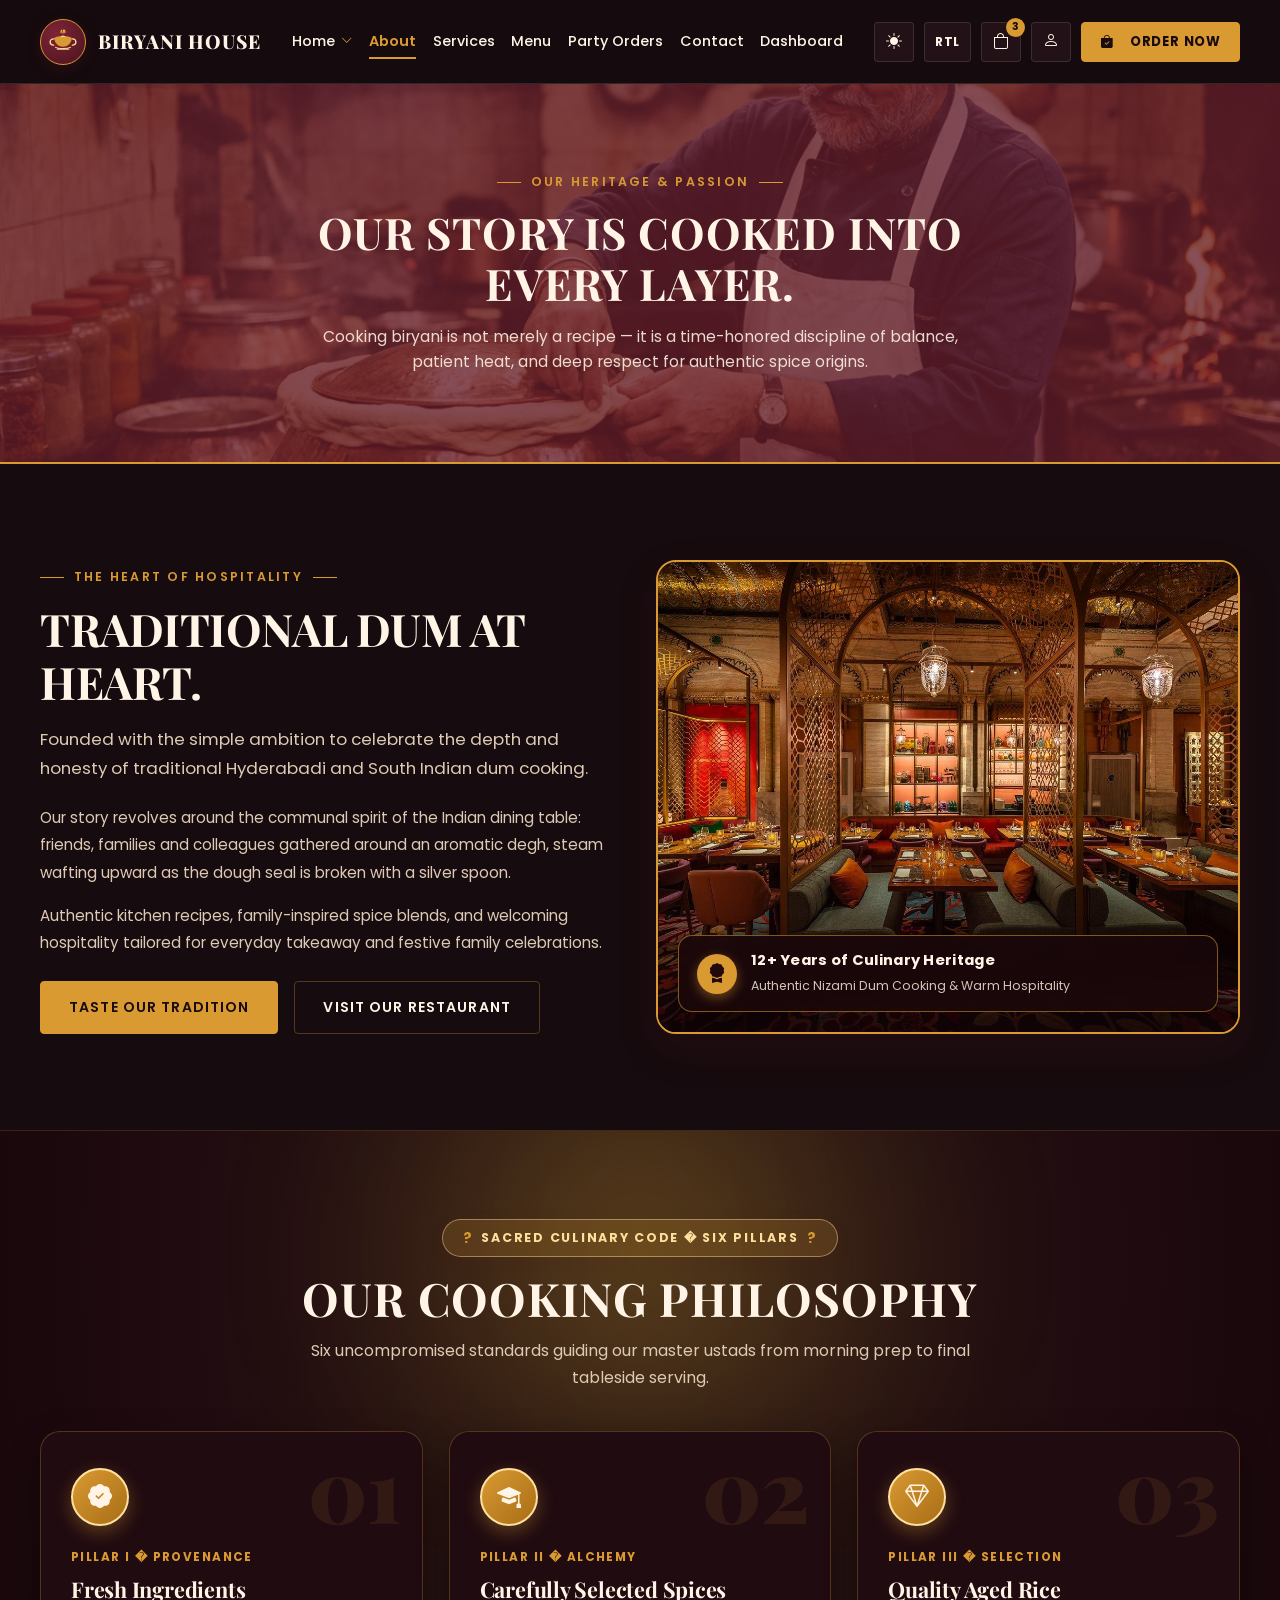
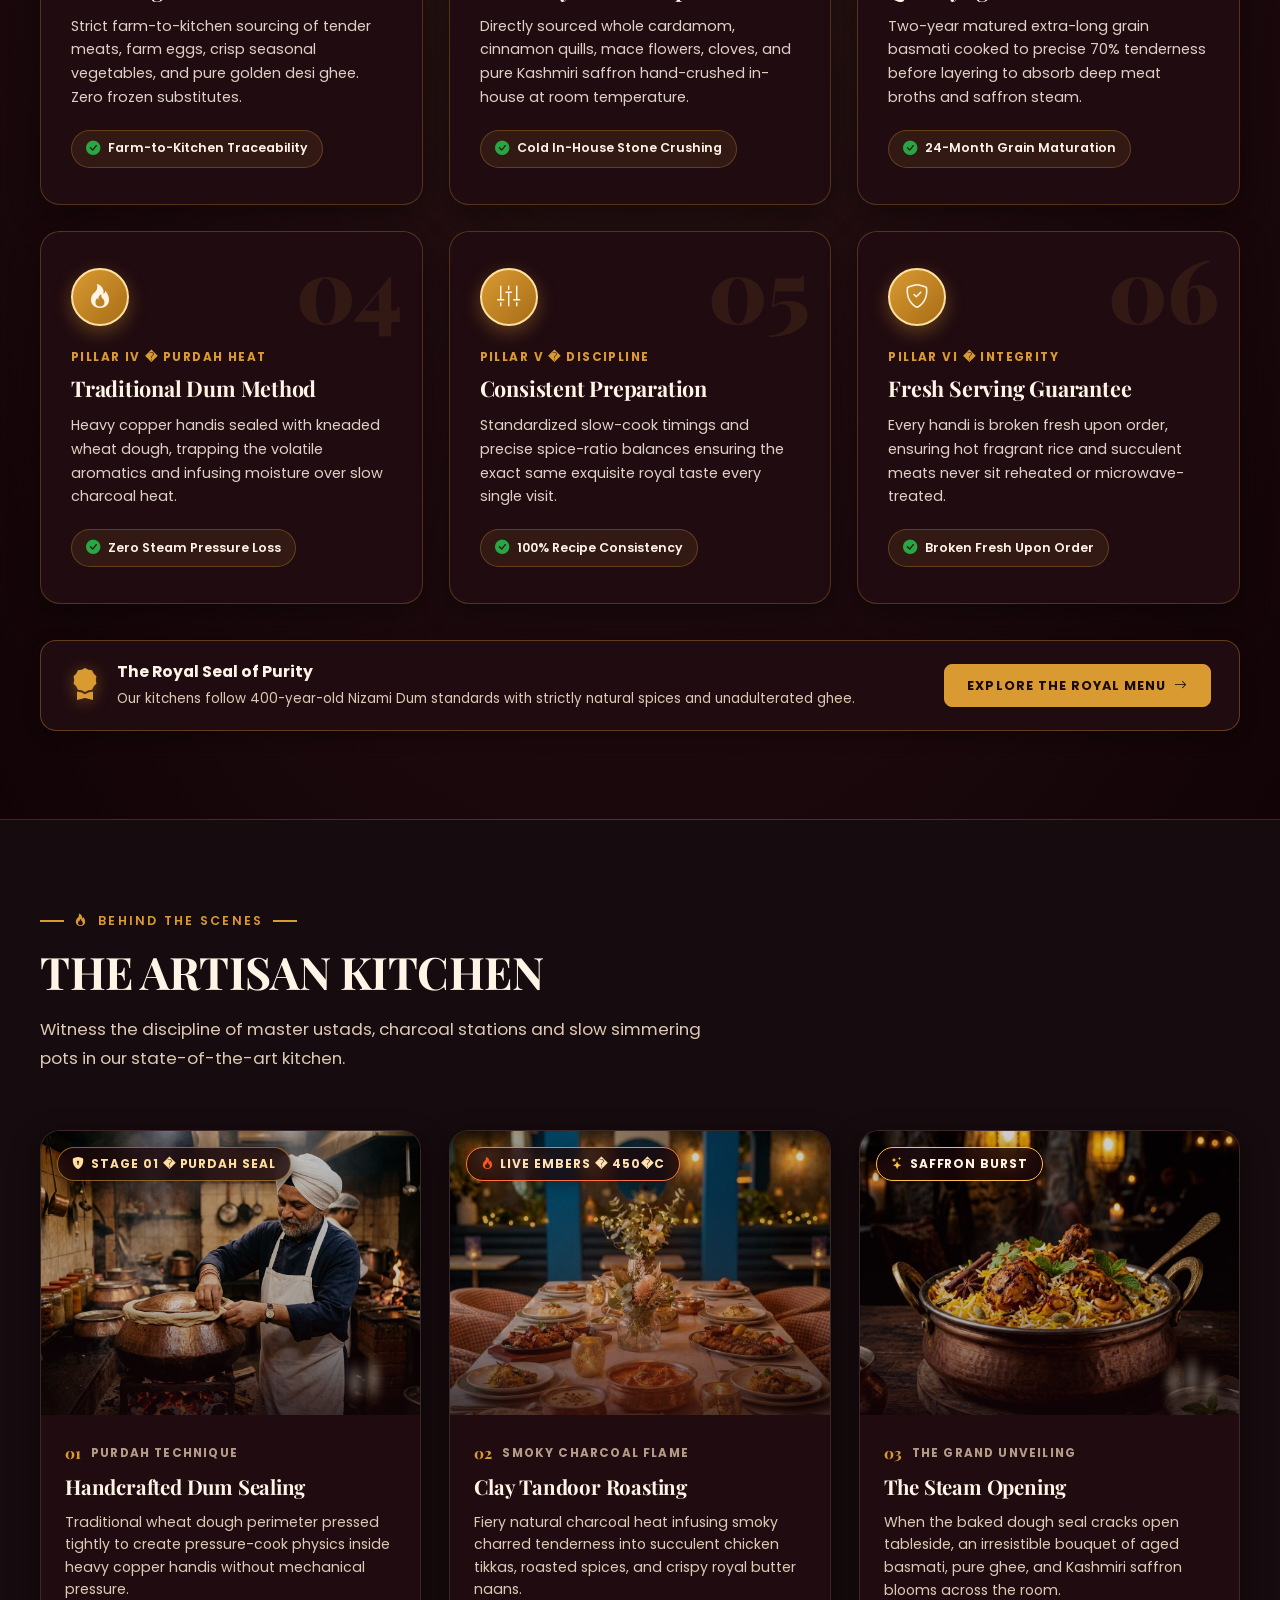
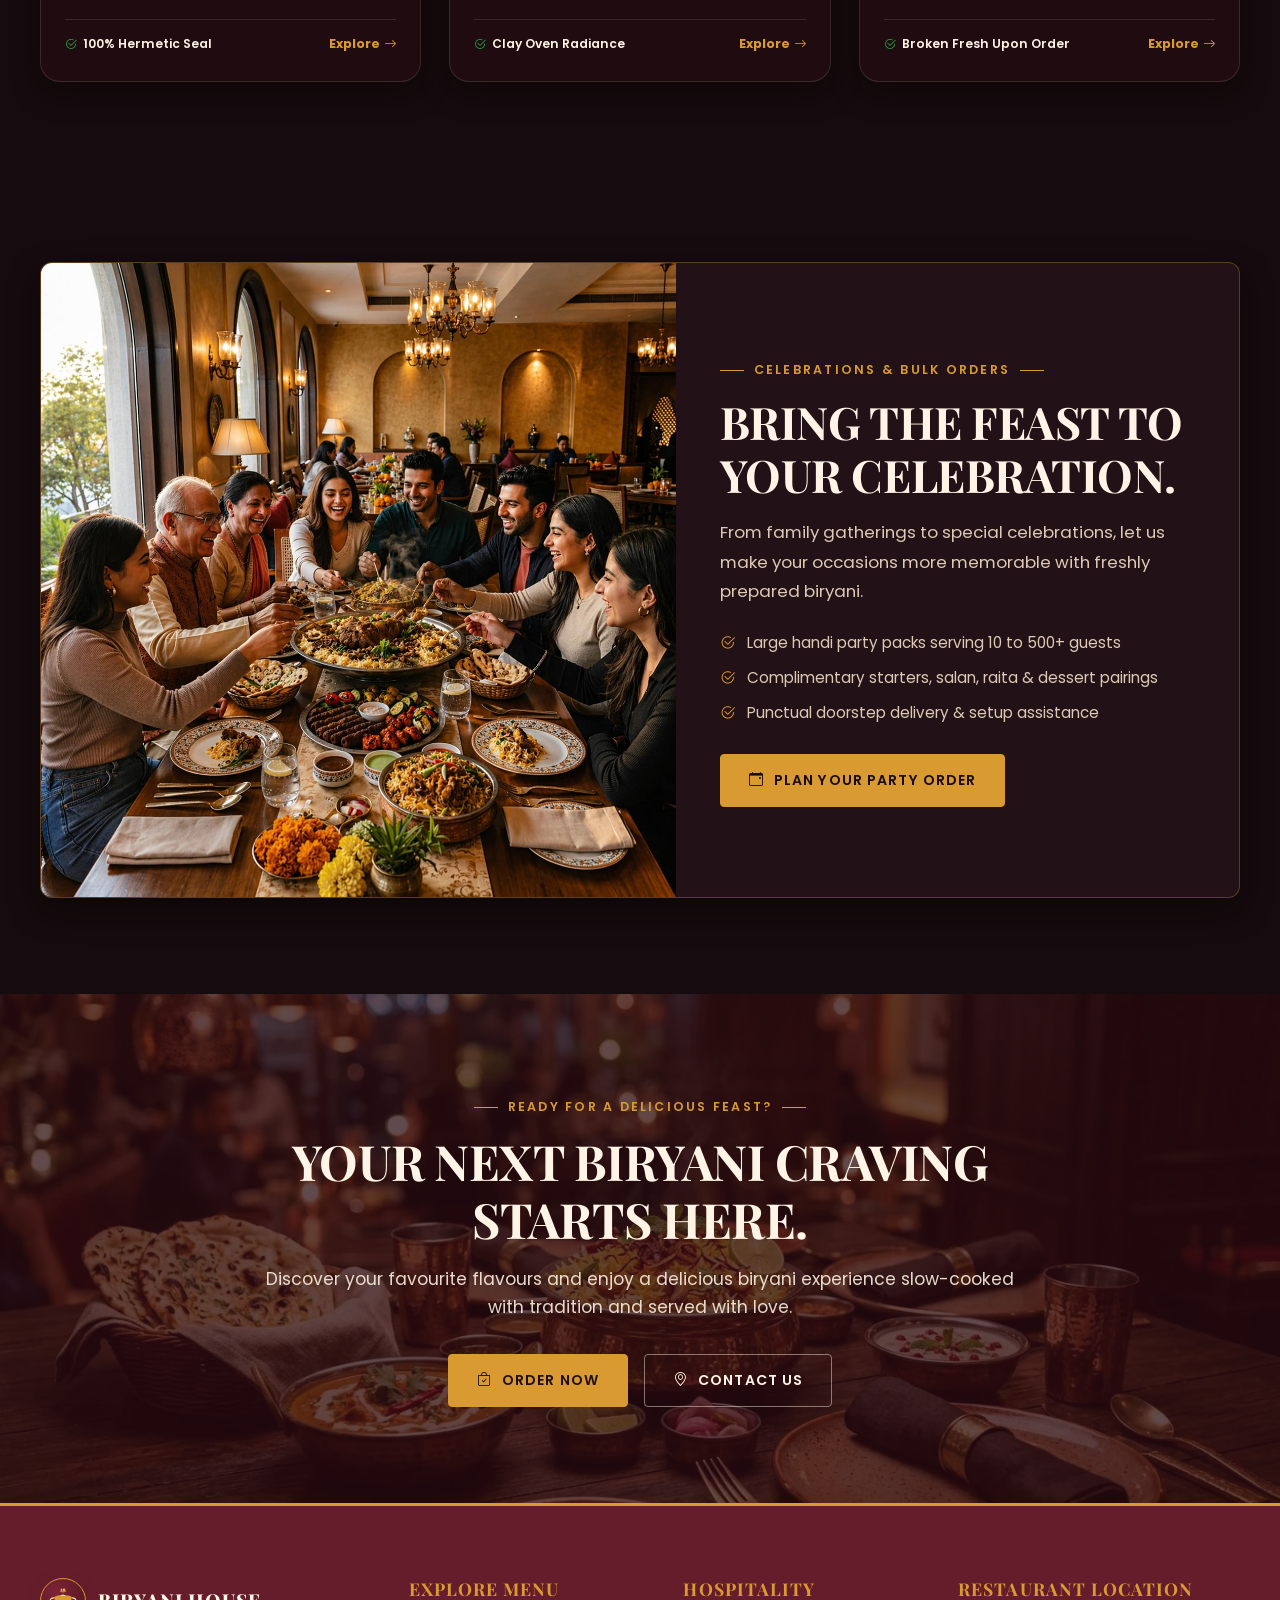
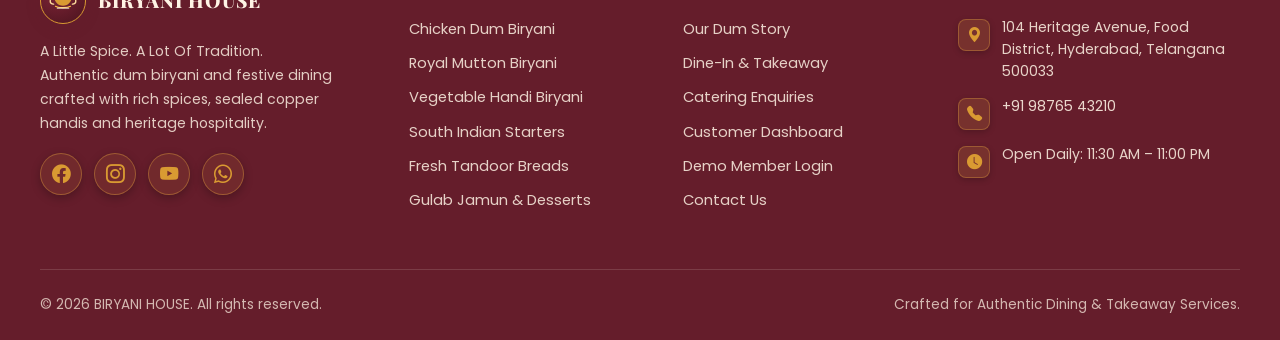
<file: about.html>
﻿<!DOCTYPE html>
<html lang="en" dir="ltr" data-theme="dark">
<head>
  <meta charset="UTF-8">
  <meta name="viewport" content="width=device-width, initial-scale=1.0">
    <!-- Favicon (Brand Logo Mark) -->
  <link rel="icon" type="image/svg+xml" href="assets/images/favicon.svg">
  <link rel="alternate icon" href="assets/images/favicon.svg">
  <link rel="apple-touch-icon" href="assets/images/favicon.svg">
  <title>Our Story | Biryani House & Takeaway</title>
  <meta name="description" content="Discover the culinary passion, authentic spices, and slow dum cooking methods behind Biryani House & Takeaway. Our kitchen, philosophy, and unwavering quality promise.">
  <meta property="og:title" content="Our Story | Biryani House & Takeaway">
  <meta property="og:description" content="Our story is cooked into every layer. Slow-cooked with tradition, served with love.">
  <meta property="og:image" content="assets/images/chef-dum.jpg">
  
  <link rel="stylesheet" href="https://cdn.jsdelivr.net/npm/bootstrap-icons@1.11.3/font/bootstrap-icons.min.css">
  <link rel="stylesheet" href="assets/css/style.css">
</head>
<body>

  <!-- Sticky Navbar -->
        <header class="site-header" id="siteHeader">
    <div class="container navbar-inner">
      <!-- Left: Brand Logo -->
      <a href="index.html" class="brand-logo" aria-label="Biryani House Home">
        <div class="brand-logo-mark">
          <svg viewBox="0 0 48 48" fill="none" xmlns="http://www.w3.org/2000/svg">
            <path d="M21 9c-.5-1.5 0-3 1-4M24 9.5c0-2 1-3.5 1-4.8M27 9c.5-1.5 0-3-1-4" stroke="#FFC043" stroke-width="1.8" stroke-linecap="round"/>
            <ellipse cx="24" cy="18" rx="14" ry="3.5" fill="#D99A32"/>
            <path d="M21 15.5c1-1.5 5-1.5 6 0" stroke="#FFF4E5" stroke-width="1.5" stroke-linecap="round"/>
            <path d="M10 18c.6 7 5.2 13.5 14 13.5s13.4-6.5 14-13.5H10z" fill="#D99A32"/>
            <path d="M9 19c-3.2 0-5.5 2.2-5.5 5s2.3 5 5.5 5M39 19c3.2 0 5.5 2.2 5.5 5s-2.3 5-5.5 5" stroke="#FFDF9E" stroke-width="2.2" stroke-linecap="round"/>
            <path d="M12 32.5c4 2.8 19 2.8 24 0" stroke="#FFC043" stroke-width="2" stroke-linecap="round"/>
            <path d="M15 35.5h18" stroke="#FFF4E5" stroke-width="2" stroke-linecap="round" opacity="0.8"/>
          </svg>
        </div>
        <span class="brand-name">BIRYANI HOUSE</span>
      </a>

      <!-- Center: Navigation Links -->
      <nav class="nav-links" aria-label="Primary Navigation">
        <!-- Home Dropdown Menu -->
        <div class="nav-dropdown">
          <a href="index.html" class="nav-link nav-dropdown-trigger" aria-haspopup="true" aria-expanded="false">
            <span>Home</span>
            <i class="bi bi-chevron-down nav-dropdown-chevron"></i>
          </a>
          <div class="nav-dropdown-menu">
            <a href="index.html" class="nav-dropdown-item">
              <div class="dropdown-item-badge"><i class="bi bi-house-door-fill"></i></div>
              <div class="dropdown-item-text">
                <span class="dropdown-item-title">Home 1 &mdash; Traditional</span>
                <span class="dropdown-item-sub">Classic Handi &amp; Heritage Dum</span>
              </div>
            </a>
            <a href="home-2.html" class="nav-dropdown-item">
              <div class="dropdown-item-badge"><i class="bi bi-fire"></i></div>
              <div class="dropdown-item-text">
                <span class="dropdown-item-title">Home 2 &mdash; Contemporary</span>
                <span class="dropdown-item-sub">Modern Charcoal &amp; Live Ordering</span>
              </div>
            </a>
          </div>
        </div>

        <a href="about.html" class="nav-link active">About</a>
        <a href="services.html" class="nav-link">Services</a>
        <a href="menu.html" class="nav-link">Menu</a>
        <a href="party-orders.html" class="nav-link">Party Orders</a>
        <a href="contact.html" class="nav-link">Contact</a>
        <a href="dashboard.html" class="nav-link">Dashboard</a>
      </nav>

      <!-- Right: Action Controls -->
      <div class="nav-actions">
        <!-- Theme Toggle (Desktop Only) -->
        <button class="icon-btn theme-toggle-btn desktop-only-control" title="Toggle Theme" aria-label="Toggle Theme">
          <i class="bi bi-moon-stars-fill"></i>
        </button>

        <!-- RTL Toggle (Desktop Only) -->
        <button class="icon-btn rtl-toggle-btn desktop-only-control" title="Toggle RTL Layout" aria-label="Toggle RTL">
          RTL
        </button>

        <!-- Cart Drawer Toggle (Desktop Only) -->
        <button class="icon-btn cart-toggle-btn desktop-only-control" title="View Cart" aria-label="View Cart">
          <i class="bi bi-bag"></i>
          <span class="cart-badge cart-count-badge">3</span>
        </button>

        <!-- Customer Login Link (Desktop Only) -->
        <a href="login.html" class="icon-btn desktop-only-control" title="Customer Login" aria-label="Customer Login">
          <i class="bi bi-person"></i>
        </a>

        <!-- Order Now CTA (Desktop Only) -->
        <a href="menu.html" class="btn btn-primary nav-order-btn desktop-only-control">
          <i class="bi bi-bag-check-fill" style="margin-right: 6px;"></i>ORDER NOW
        </a>

        <!-- Mobile Hamburger Toggle (Tablet & Mobile Header Only) -->
        <button class="icon-btn mobile-menu-toggle" aria-label="Open Mobile Menu">
          <i class="bi bi-list" style="font-size: 1.4rem;"></i>
        </button>
      </div>
    </div>
  </header>

  <!-- Mobile Navigation Drawer Overlay (Rule 9) -->
  <div class="mobile-drawer-overlay"></div>
  <aside class="mobile-drawer" aria-label="Mobile Navigation Drawer">
    <div class="mobile-drawer-header">
      <div class="brand-logo">
        <div class="brand-logo-mark">
          <svg viewBox="0 0 48 48" fill="none" xmlns="http://www.w3.org/2000/svg">
            <path d="M21 9c-.5-1.5 0-3 1-4M24 9.5c0-2 1-3.5 1-4.8M27 9c.5-1.5 0-3-1-4" stroke="#FFC043" stroke-width="1.8" stroke-linecap="round"/>
            <ellipse cx="24" cy="18" rx="14" ry="3.5" fill="#D99A32"/>
            <path d="M21 15.5c1-1.5 5-1.5 6 0" stroke="#FFF4E5" stroke-width="1.5" stroke-linecap="round"/>
            <path d="M10 18c.6 7 5.2 13.5 14 13.5s13.4-6.5 14-13.5H10z" fill="#D99A32"/>
            <path d="M9 19c-3.2 0-5.5 2.2-5.5 5s2.3 5 5.5 5M39 19c3.2 0 5.5 2.2 5.5 5s-2.3 5-5.5 5" stroke="#FFDF9E" stroke-width="2.2" stroke-linecap="round"/>
            <path d="M12 32.5c4 2.8 19 2.8 24 0" stroke="#FFC043" stroke-width="2" stroke-linecap="round"/>
            <path d="M15 35.5h18" stroke="#FFF4E5" stroke-width="2" stroke-linecap="round" opacity="0.8"/>
          </svg>
        </div>
        <span class="brand-name">BIRYANI HOUSE</span>
      </div>
      <button class="icon-btn mobile-drawer-close" aria-label="Close Mobile Menu">
        <i class="bi bi-x-lg"></i>
      </button>
    </div>

    <!-- Mobile Navigation items (clean list, no extra row above Home) -->
    <nav class="mobile-nav-list">
      <!-- Mobile Home Accordion Submenu -->
      <div class="mobile-nav-accordion">
        <button class="mobile-nav-link mobile-accordion-trigger" aria-expanded="false">
          <span>Home</span>
          <i class="bi bi-chevron-down mobile-accordion-icon"></i>
        </button>
        <div class="mobile-accordion-content">
          <a href="index.html" class="mobile-subnav-link">
            <i class="bi bi-house-door-fill"></i> Home 1 &mdash; Traditional
          </a>
          <a href="home-2.html" class="mobile-subnav-link">
            <i class="bi bi-fire"></i> Home 2 &mdash; Contemporary
          </a>
        </div>
      </div>

      <a href="about.html" class="mobile-nav-link active">
        <span>About</span> <i class="bi bi-chevron-right"></i>
      </a>
      <a href="services.html" class="mobile-nav-link">
        <span>Services</span> <i class="bi bi-chevron-right"></i>
      </a>
      <a href="menu.html" class="mobile-nav-link">
        <span>Menu</span> <i class="bi bi-chevron-right"></i>
      </a>
      <a href="party-orders.html" class="mobile-nav-link">
        <span>Party Orders</span> <i class="bi bi-chevron-right"></i>
      </a>
      <a href="contact.html" class="mobile-nav-link">
        <span>Contact</span> <i class="bi bi-chevron-right"></i>
      </a>
      <a href="dashboard.html" class="mobile-nav-link">
        <span>Dashboard</span> <i class="bi bi-chevron-right"></i>
      </a>
    </nav>

    <!-- Mobile Drawer Footer: Exact Action Buttons as used in Web View + ORDER NOW CTA -->
    <div class="mobile-drawer-footer">
      <div class="mobile-drawer-icon-actions">
        <!-- Theme Toggle -->
        <button class="icon-btn theme-toggle-btn" title="Toggle Theme" aria-label="Toggle Theme">
          <i class="bi bi-moon-stars-fill"></i>
        </button>

        <!-- RTL Toggle -->
        <button class="icon-btn rtl-toggle-btn" title="Toggle RTL Layout" aria-label="Toggle RTL">
          RTL
        </button>

        <!-- Cart Drawer Toggle -->
        <button class="icon-btn cart-toggle-btn" title="View Cart" aria-label="View Cart">
          <i class="bi bi-bag"></i>
          <span class="cart-badge cart-count-badge">3</span>
        </button>

        <!-- Customer Login Link -->
        <a href="login.html" class="icon-btn" title="Customer Login" aria-label="Customer Login">
          <i class="bi bi-person"></i>
        </a>
      </div>

      <!-- Order Now CTA -->
      <a href="menu.html" class="btn btn-primary" style="width: 100%; justify-content: center; padding: 12px 20px;">
        <i class="bi bi-bag-check-fill" style="margin-right: 6px;"></i> ORDER NOW
      </a>
    </div>
  </aside>

  <main>
    <!-- =====================================================================
         SECTION 1 � ABOUT HERO (Rule 14)
         ===================================================================== -->
        <section class="page-hero">
      <img src="assets/images/chef-dum.jpg" alt="Authentic biryani preparation photography" class="page-hero-bg">
      <div class="container page-hero-content">
        <span class="eyebrow">Our Heritage & Passion</span>
        <h1>OUR STORY IS COOKED INTO EVERY LAYER.</h1>
        <p>
          Cooking biryani is not merely a recipe &mdash; it is a time-honored discipline of balance, patient heat, and deep respect for authentic spice origins.
        </p>
      </div>
    </section>

    <!-- =====================================================================
         SECTION 2 � OUR STORY (Rule 14: Authentic Storytelling)
         ===================================================================== -->
    <section class="section">
      <div class="container">
        <div class="grid-2" style="align-items: center;">
          <div>
            <span class="eyebrow">The Heart of Hospitality</span>
            <h2 class="section-title">TRADITIONAL DUM AT HEART.</h2>
            <p class="section-subtitle" style="margin-bottom: 20px;">
              Founded with the simple ambition to celebrate the depth and honesty of traditional Hyderabadi and South Indian dum cooking.
            </p>
            <p style="font-size: 0.95rem; color: var(--text-secondary); line-height: 1.8; margin-bottom: 16px;">
              Our story revolves around the communal spirit of the Indian dining table: friends, families and colleagues gathered around an aromatic degh, steam wafting upward as the dough seal is broken with a silver spoon.
            </p>
            <p style="font-size: 0.95rem; color: var(--text-secondary); line-height: 1.8; margin-bottom: 24px;">
              Authentic kitchen recipes, family-inspired spice blends, and welcoming hospitality tailored for everyday takeaway and festive family celebrations.
            </p>
            <div style="display: flex; gap: 16px; flex-wrap: wrap;">
              <a href="menu.html" class="btn btn-primary">Taste Our Tradition</a>
              <a href="contact.html" class="btn btn-outline">Visit Our Restaurant</a>
            </div>
          </div>

          <div class="story-media-wrapper">
            <img src="assets/images/15.jpg" alt="Biryani House Restaurant Interior Atmosphere" class="story-media-img" loading="lazy">
            <div class="story-media-overlay"></div>
            <div class="story-floating-badge">
              <div class="badge-icon"><i class="bi bi-award-fill"></i></div>
              <div class="badge-text">
                <strong>12+ Years of Culinary Heritage</strong>
                <span>Authentic Nizami Dum Cooking & Warm Hospitality</span>
              </div>
            </div>
          </div>
        </div>
      </div>
    </section>

    <!-- =====================================================================
         SECTION 3 � OUR COOKING PHILOSOPHY (6 Royal Pillars of Dum Craftsmanship)
         ===================================================================== -->
    <section class="section-philosophy" id="cooking-philosophy">
      <div class="philosophy-ambient-glow" aria-hidden="true"></div>

      <div class="container">
        <div class="section-header center philosophy-header">
          <div class="philosophy-royal-pill">
            <span class="pill-sparkle">?</span>
            <span>SACRED CULINARY CODE � SIX PILLARS</span>
            <span class="pill-sparkle">?</span>
          </div>
          <h2 class="section-title philosophy-title">OUR COOKING PHILOSOPHY</h2>
          <p class="section-subtitle philosophy-subtitle">
            Six uncompromised standards guiding our master ustads from morning prep to final tableside serving.
          </p>
        </div>

        <!-- 6 Heritage Pillars Matrix (Completely Not a Generic Card Template) -->
        <div class="philosophy-matrix">
          
          <!-- Pillar 1 -->
          <div class="philosophy-pillar" data-pillar="1">
            <span class="pillar-watermark" aria-hidden="true">01</span>
            <div class="pillar-seal">
              <i class="bi bi-patch-check-fill"></i>
            </div>
            <div class="pillar-body">
              <span class="pillar-tag">Pillar I � Provenance</span>
              <h3 class="pillar-title">Fresh Ingredients</h3>
              <p class="pillar-desc">
                Strict farm-to-kitchen sourcing of tender meats, farm eggs, crisp seasonal vegetables, and pure golden desi ghee. Zero frozen substitutes.
              </p>
              <div class="pillar-guarantee">
                <i class="bi bi-check-circle-fill"></i>
                <span>Farm-to-Kitchen Traceability</span>
              </div>
            </div>
          </div>

          <!-- Pillar 2 -->
          <div class="philosophy-pillar" data-pillar="2">
            <span class="pillar-watermark" aria-hidden="true">02</span>
            <div class="pillar-seal">
              <i class="bi bi-mortarboard-fill"></i>
            </div>
            <div class="pillar-body">
              <span class="pillar-tag">Pillar II � Alchemy</span>
              <h3 class="pillar-title">Carefully Selected Spices</h3>
              <p class="pillar-desc">
                Directly sourced whole cardamom, cinnamon quills, mace flowers, cloves, and pure Kashmiri saffron hand-crushed in-house at room temperature.
              </p>
              <div class="pillar-guarantee">
                <i class="bi bi-check-circle-fill"></i>
                <span>Cold In-House Stone Crushing</span>
              </div>
            </div>
          </div>

          <!-- Pillar 3 -->
          <div class="philosophy-pillar" data-pillar="3">
            <span class="pillar-watermark" aria-hidden="true">03</span>
            <div class="pillar-seal">
              <i class="bi bi-gem"></i>
            </div>
            <div class="pillar-body">
              <span class="pillar-tag">Pillar III � Selection</span>
              <h3 class="pillar-title">Quality Aged Rice</h3>
              <p class="pillar-desc">
                Two-year matured extra-long grain basmati cooked to precise 70% tenderness before layering to absorb deep meat broths and saffron steam.
              </p>
              <div class="pillar-guarantee">
                <i class="bi bi-check-circle-fill"></i>
                <span>24-Month Grain Maturation</span>
              </div>
            </div>
          </div>

          <!-- Pillar 4 -->
          <div class="philosophy-pillar" data-pillar="4">
            <span class="pillar-watermark" aria-hidden="true">04</span>
            <div class="pillar-seal">
              <i class="bi bi-fire"></i>
            </div>
            <div class="pillar-body">
              <span class="pillar-tag">Pillar IV � Purdah Heat</span>
              <h3 class="pillar-title">Traditional Dum Method</h3>
              <p class="pillar-desc">
                Heavy copper handis sealed with kneaded wheat dough, trapping the volatile aromatics and infusing moisture over slow charcoal heat.
              </p>
              <div class="pillar-guarantee">
                <i class="bi bi-check-circle-fill"></i>
                <span>Zero Steam Pressure Loss</span>
              </div>
            </div>
          </div>

          <!-- Pillar 5 -->
          <div class="philosophy-pillar" data-pillar="5">
            <span class="pillar-watermark" aria-hidden="true">05</span>
            <div class="pillar-seal">
              <i class="bi bi-sliders2-vertical"></i>
            </div>
            <div class="pillar-body">
              <span class="pillar-tag">Pillar V � Discipline</span>
              <h3 class="pillar-title">Consistent Preparation</h3>
              <p class="pillar-desc">
                Standardized slow-cook timings and precise spice-ratio balances ensuring the exact same exquisite royal taste every single visit.
              </p>
              <div class="pillar-guarantee">
                <i class="bi bi-check-circle-fill"></i>
                <span>100% Recipe Consistency</span>
              </div>
            </div>
          </div>

          <!-- Pillar 6 -->
          <div class="philosophy-pillar" data-pillar="6">
            <span class="pillar-watermark" aria-hidden="true">06</span>
            <div class="pillar-seal">
              <i class="bi bi-shield-check"></i>
            </div>
            <div class="pillar-body">
              <span class="pillar-tag">Pillar VI � Integrity</span>
              <h3 class="pillar-title">Fresh Serving Guarantee</h3>
              <p class="pillar-desc">
                Every handi is broken fresh upon order, ensuring hot fragrant rice and succulent meats never sit reheated or microwave-treated.
              </p>
              <div class="pillar-guarantee">
                <i class="bi bi-check-circle-fill"></i>
                <span>Broken Fresh Upon Order</span>
              </div>
            </div>
          </div>

        </div>

        <!-- Masterclass Commitment Banner below the 6 pillars -->
        <div class="philosophy-commitment-bar">
          <div class="commitment-left">
            <i class="bi bi-award-fill"></i>
            <div>
              <strong>The Royal Seal of Purity</strong>
              <span>Our kitchens follow 400-year-old Nizami Dum standards with strictly natural spices and unadulterated ghee.</span>
            </div>
          </div>
          <a href="menu.html" class="btn btn-primary btn-sm commitment-btn">
            <span>Explore The Royal Menu</span>
            <i class="bi bi-arrow-right"></i>
          </a>
        </div>

      </div>
    </section>

    <!-- =====================================================================
         SECTION 4 � OUR KITCHEN (Animated Artisan Kitchen Showcase)
         ===================================================================== -->
    <section class="section section-kitchen-showcase" id="artisan-kitchen">
      <div class="container">
        <div class="section-header">
          <span class="eyebrow"><i class="bi bi-fire" style="color: var(--saffron);"></i> Behind the Scenes</span>
          <h2 class="section-title">THE ARTISAN KITCHEN</h2>
          <p class="section-subtitle">
            Witness the discipline of master ustads, charcoal stations and slow simmering pots in our state-of-the-art kitchen.
          </p>
        </div>

        <div class="artisan-kitchen-grid">
          
          <!-- Kitchen Card 1 -->
          <article class="artisan-card">
            <div class="artisan-card-media">
              <img src="assets/images/chef-dum.jpg" alt="Chef sealing biryani handi with wheat dough" loading="lazy">
              <div class="artisan-media-overlay"></div>
              
              <!-- Floating Live Badge -->
              <span class="artisan-badge">
                <i class="bi bi-shield-lock-fill"></i> Stage 01 � Purdah Seal
              </span>

              <!-- Rising Steam Animation on Sealing Handi -->
              <div class="kitchen-steam-fx" aria-hidden="true">
                <span class="kitchen-plume k-plume-1"></span>
                <span class="kitchen-plume k-plume-2"></span>
              </div>

              <!-- Shimmer Sheen Beam on Hover -->
              <div class="artisan-shimmer"></div>
            </div>

            <div class="artisan-card-body">
              <div>
                <div class="artisan-meta">
                  <span class="artisan-step-num">01</span>
                  <span class="artisan-technique">Purdah Technique</span>
                </div>
                <h3 class="artisan-title">Handcrafted Dum Sealing</h3>
                <p class="artisan-desc">
                  Traditional wheat dough perimeter pressed tightly to create pressure-cook physics inside heavy copper handis without mechanical pressure.
                </p>
              </div>
              <div class="artisan-footer">
                <span class="artisan-tag"><i class="bi bi-check2-circle"></i> 100% Hermetic Seal</span>
                <span class="artisan-explore-hint">Explore <i class="bi bi-arrow-right"></i></span>
              </div>
            </div>
          </article>

          <!-- Kitchen Card 2 -->
          <article class="artisan-card">
            <div class="artisan-card-media">
              <img src="assets/images/10.jpg" alt="Tandoor clay oven roasted meats and fragrant banquet" loading="lazy">
              <div class="artisan-media-overlay"></div>
              
              <!-- Floating Live Badge -->
              <span class="artisan-badge fire-badge">
                <i class="bi bi-fire"></i> Live Embers � 450�C
              </span>

              <!-- Warm Ember Glow Animation -->
              <div class="kitchen-ember-glow" aria-hidden="true"></div>

              <!-- Shimmer Sheen Beam on Hover -->
              <div class="artisan-shimmer"></div>
            </div>

            <div class="artisan-card-body">
              <div>
                <div class="artisan-meta">
                  <span class="artisan-step-num">02</span>
                  <span class="artisan-technique">Smoky Charcoal Flame</span>
                </div>
                <h3 class="artisan-title">Clay Tandoor Roasting</h3>
                <p class="artisan-desc">
                  Fiery natural charcoal heat infusing smoky charred tenderness into succulent chicken tikkas, roasted spices, and crispy royal butter naans.
                </p>
              </div>
              <div class="artisan-footer">
                <span class="artisan-tag"><i class="bi bi-check2-circle"></i> Clay Oven Radiance</span>
                <span class="artisan-explore-hint">Explore <i class="bi bi-arrow-right"></i></span>
              </div>
            </div>
          </article>

          <!-- Kitchen Card 3 -->
          <article class="artisan-card">
            <div class="artisan-card-media">
              <img src="assets/images/1.jpg" alt="Freshly opened steaming handi biryani" loading="lazy">
              <div class="artisan-media-overlay"></div>
              
              <!-- Floating Live Badge -->
              <span class="artisan-badge aroma-badge">
                <i class="bi bi-stars"></i> Saffron Burst
              </span>

              <!-- Dynamic Rising Steam Plumes -->
              <div class="kitchen-steam-fx" aria-hidden="true">
                <span class="kitchen-plume k-plume-1"></span>
                <span class="kitchen-plume k-plume-2"></span>
                <span class="kitchen-plume k-plume-3"></span>
              </div>

              <!-- Shimmer Sheen Beam on Hover -->
              <div class="artisan-shimmer"></div>
            </div>

            <div class="artisan-card-body">
              <div>
                <div class="artisan-meta">
                  <span class="artisan-step-num">03</span>
                  <span class="artisan-technique">The Grand Unveiling</span>
                </div>
                <h3 class="artisan-title">The Steam Opening</h3>
                <p class="artisan-desc">
                  When the baked dough seal cracks open tableside, an irresistible bouquet of aged basmati, pure ghee, and Kashmiri saffron blooms across the room.
                </p>
              </div>
              <div class="artisan-footer">
                <span class="artisan-tag"><i class="bi bi-check2-circle"></i> Broken Fresh Upon Order</span>
                <span class="artisan-explore-hint">Explore <i class="bi bi-arrow-right"></i></span>
              </div>
            </div>
          </article>

        </div>
      </div>
    </section>

    <!-- =====================================================================
         SECTION 5 � FAMILY AND PARTY ORDERS (Rule 14)
         ===================================================================== -->
    <section class="section">
      <div class="container">
        <div class="party-banner-grid">
          <div class="party-banner-media">
            <img src="assets/images/7.jpg" alt="Family gathering enjoying biryani feast" loading="lazy">
          </div>
          <div class="party-banner-content">
            <span class="eyebrow">Celebrations & Bulk Orders</span>
            <h2 class="section-title">BRING THE FEAST TO YOUR CELEBRATION.</h2>
            <p class="section-subtitle" style="margin-bottom: 24px;">
              From family gatherings to special celebrations, let us make your occasions more memorable with freshly prepared biryani.
            </p>
            <ul style="display: flex; flex-direction: column; gap: 10px; margin-bottom: 28px; font-size: 0.95rem; color: var(--text-secondary);">
              <li><i class="bi bi-check2-circle" style="color: var(--saffron); margin-inline-end: 8px;"></i> Large handi party packs serving 10 to 500+ guests</li>
              <li><i class="bi bi-check2-circle" style="color: var(--saffron); margin-inline-end: 8px;"></i> Complimentary starters, salan, raita & dessert pairings</li>
              <li><i class="bi bi-check2-circle" style="color: var(--saffron); margin-inline-end: 8px;"></i> Punctual doorstep delivery & setup assistance</li>
            </ul>
            <a href="party-orders.html" class="btn btn-primary">
              <i class="bi bi-calendar-event"></i> PLAN YOUR PARTY ORDER
            </a>
          </div>
        </div>
      </div>
    </section>

    <!-- =====================================================================
         SECTION 6 � FINAL CTA (Rule 14)
         ===================================================================== -->
    <section class="final-cta-section">
      <img src="assets/images/9.jpg" alt="Appetizing biryani background" class="final-cta-bg">
      <div class="container final-cta-inner">
        <span class="eyebrow" style="color: var(--saffron);">Ready for a Delicious Feast?</span>
        <h2>YOUR NEXT BIRYANI CRAVING STARTS HERE.</h2>
        <p>
          Discover your favourite flavours and enjoy a delicious biryani experience slow-cooked with tradition and served with love.
        </p>
        <div class="cta-btn-row">
          <a href="menu.html" class="btn btn-gold">
            <i class="bi bi-bag-check"></i> ORDER NOW
          </a>
          <a href="contact.html" class="btn btn-outline-light">
            <i class="bi bi-geo-alt"></i> CONTACT US
          </a>
        </div>
      </div>
    </section>
  </main>

  <!-- Public Cart Drawer Component -->
  <div class="mobile-drawer-overlay" id="cartDrawerOverlay"></div>
  <aside class="cart-drawer" id="publicCartDrawer" aria-label="Customer Cart">
    <div class="cart-drawer-header">
      <div style="display: flex; align-items: center; gap: 10px;">
        <i class="bi bi-bag-heart-fill" style="color: var(--saffron); font-size: 1.25rem;"></i>
        <h3 style="margin: 0;">Your Order Cart</h3>
      </div>
      <button class="icon-btn" id="cartDrawerClose" aria-label="Close cart" style="background: none; border-color: rgba(255,244,229,0.3); color: var(--cream);">
        <i class="bi bi-x-lg"></i>
      </button>
    </div>

    <div class="cart-drawer-body">
      <div id="cartEmptyState" style="text-align: center; padding-block: 60px 20px;">
        <i class="bi bi-basket" style="font-size: 3rem; color: var(--saffron);"></i>
        <h4 style="margin-block: 16px 6px;">Your cart is currently empty</h4>
        <p style="font-size: 0.88rem; color: var(--text-muted); margin-bottom: 20px;">Add aromatic biryanis and succulent starters from our menu to get started.</p>
        <a href="menu.html" class="btn btn-primary btn-sm" onclick="closeCartDrawer()">Browse Menu</a>
      </div>
      <div id="cartItemsList"></div>
    </div>

    <div class="cart-drawer-footer" id="cartDrawerFooter" style="display: none;">
      <div style="display: flex; justify-content: space-between; font-size: 0.9rem; margin-bottom: 8px;">
        <span>Item Subtotal:</span>
        <strong id="cartSubtotal">?0</strong>
      </div>
      <div style="display: flex; justify-content: space-between; font-size: 0.85rem; color: var(--text-muted); margin-bottom: 12px;">
        <span>Packaging & Delivery (Demo):</span>
        <strong id="cartDeliveryFee">?50</strong>
      </div>
      <div style="display: flex; justify-content: space-between; font-size: 1.15rem; font-weight: 700; color: var(--text-heading); padding-top: 10px; border-top: 1px solid var(--border-strong); margin-bottom: 18px;">
        <span>Grand Total:</span>
        <strong id="cartGrandTotal" style="color: var(--maroon);">?0</strong>
      </div>
      <a href="dashboard.html#cart" class="btn btn-primary" style="width: 100%;">
        PROCEED TO ORDER <i class="bi bi-arrow-right"></i>
      </a>
    </div>
  </aside>

  <!-- Footer -->
  <footer class="site-footer">
    <div class="container footer-grid">
      <div class="footer-col">
        <a href="index.html" class="brand-logo" style="margin-bottom: 16px; text-decoration: none;" aria-label="Biryani House Home">
          <div class="brand-logo-mark">
            <svg viewBox="0 0 48 48" fill="none" xmlns="http://www.w3.org/2000/svg">
              <path d="M21 9c-.5-1.5 0-3 1-4M24 9.5c0-2 1-3.5 1-4.8M27 9c.5-1.5 0-3-1-4" stroke="#FFC043" stroke-width="1.8" stroke-linecap="round"/>
              <ellipse cx="24" cy="18" rx="14" ry="3.5" fill="#D99A32"/>
              <path d="M21 15.5c1-1.5 5-1.5 6 0" stroke="#FFF4E5" stroke-width="1.5" stroke-linecap="round"/>
              <path d="M10 18c.6 7 5.2 13.5 14 13.5s13.4-6.5 14-13.5H10z" fill="#D99A32"/>
              <path d="M9 19c-3.2 0-5.5 2.2-5.5 5s2.3 5 5.5 5M39 19c3.2 0 5.5 2.2 5.5 5s-2.3 5-5.5 5" stroke="#FFDF9E" stroke-width="2.2" stroke-linecap="round"/>
              <path d="M12 32.5c4 2.8 19 2.8 24 0" stroke="#FFC043" stroke-width="2" stroke-linecap="round"/>
              <path d="M15 35.5h18" stroke="#FFF4E5" stroke-width="2" stroke-linecap="round" opacity="0.8"/>
            </svg>
          </div>
          <span class="brand-name" style="color: var(--cream);">BIRYANI HOUSE</span>
        </a>
        <p style="font-size: 0.88rem; color: rgba(255, 244, 229, 0.82); line-height: 1.7; margin-bottom: 18px;">
          A Little Spice. A Lot Of Tradition.<br>
          Authentic dum biryani and festive dining crafted with rich spices, sealed copper handis and heritage hospitality.
        </p>
        <div class="footer-social-links">
          <a href="https://facebook.com" target="_blank" rel="noopener noreferrer" class="social-icon-btn" aria-label="Facebook">
            <i class="bi bi-facebook"></i>
          </a>
          <a href="https://instagram.com" target="_blank" rel="noopener noreferrer" class="social-icon-btn" aria-label="Instagram">
            <i class="bi bi-instagram"></i>
          </a>
          <a href="https://youtube.com" target="_blank" rel="noopener noreferrer" class="social-icon-btn" aria-label="YouTube">
            <i class="bi bi-youtube"></i>
          </a>
          <a href="https://wa.me/919876543210" target="_blank" rel="noopener noreferrer" class="social-icon-btn" aria-label="WhatsApp">
            <i class="bi bi-whatsapp"></i>
          </a>
        </div>
      </div>

      <div class="footer-col">
        <h4>Explore Menu</h4>
        <nav class="footer-links">
          <a href="menu.html">Chicken Dum Biryani</a>
          <a href="menu.html">Royal Mutton Biryani</a>
          <a href="menu.html">Vegetable Handi Biryani</a>
          <a href="menu.html">South Indian Starters</a>
          <a href="menu.html">Fresh Tandoor Breads</a>
          <a href="menu.html">Gulab Jamun &amp; Desserts</a>
        </nav>
      </div>

      <div class="footer-col">
        <h4>Hospitality</h4>
        <nav class="footer-links">
          <a href="about.html">Our Dum Story</a>
          <a href="services.html">Dine-In &amp; Takeaway</a>
          <a href="party-orders.html">Catering Enquiries</a>
          <a href="dashboard.html">Customer Dashboard</a>
          <a href="login.html">Demo Member Login</a>
          <a href="contact.html">Contact Us</a>
        </nav>
      </div>

      <div class="footer-col">
        <h4>Restaurant Location</h4>
        <div class="footer-contact-list">
          <div class="footer-contact-item">
            <div class="footer-contact-icon">
              <i class="bi bi-geo-alt-fill"></i>
            </div>
            <div class="footer-contact-info">
              <span>104 Heritage Avenue, Food District, Hyderabad, Telangana 500033</span>
            </div>
          </div>
          <div class="footer-contact-item">
            <div class="footer-contact-icon">
              <i class="bi bi-telephone-fill"></i>
            </div>
            <div class="footer-contact-info">
              <a href="tel:+919876543210">+91 98765 43210</a>
            </div>
          </div>
          <div class="footer-contact-item">
            <div class="footer-contact-icon">
              <i class="bi bi-clock-fill"></i>
            </div>
            <div class="footer-contact-info">
              <span>Open Daily: 11:30 AM &ndash; 11:00 PM</span>
            </div>
          </div>
        </div>
      </div>
    </div>

    <div class="container footer-bottom">
      <div>&copy; 2026 <a href="index.html" style="color: inherit; text-decoration: none;">BIRYANI HOUSE</a>. All rights reserved.</div>
      <div>Crafted for Authentic Dining &amp; Takeaway Services.</div>
    </div>
  </footer>

  <!-- Master JavaScript File (Rule 7) -->
  <script src="assets/js/main.js"></script>
</body>
</html>
</file>
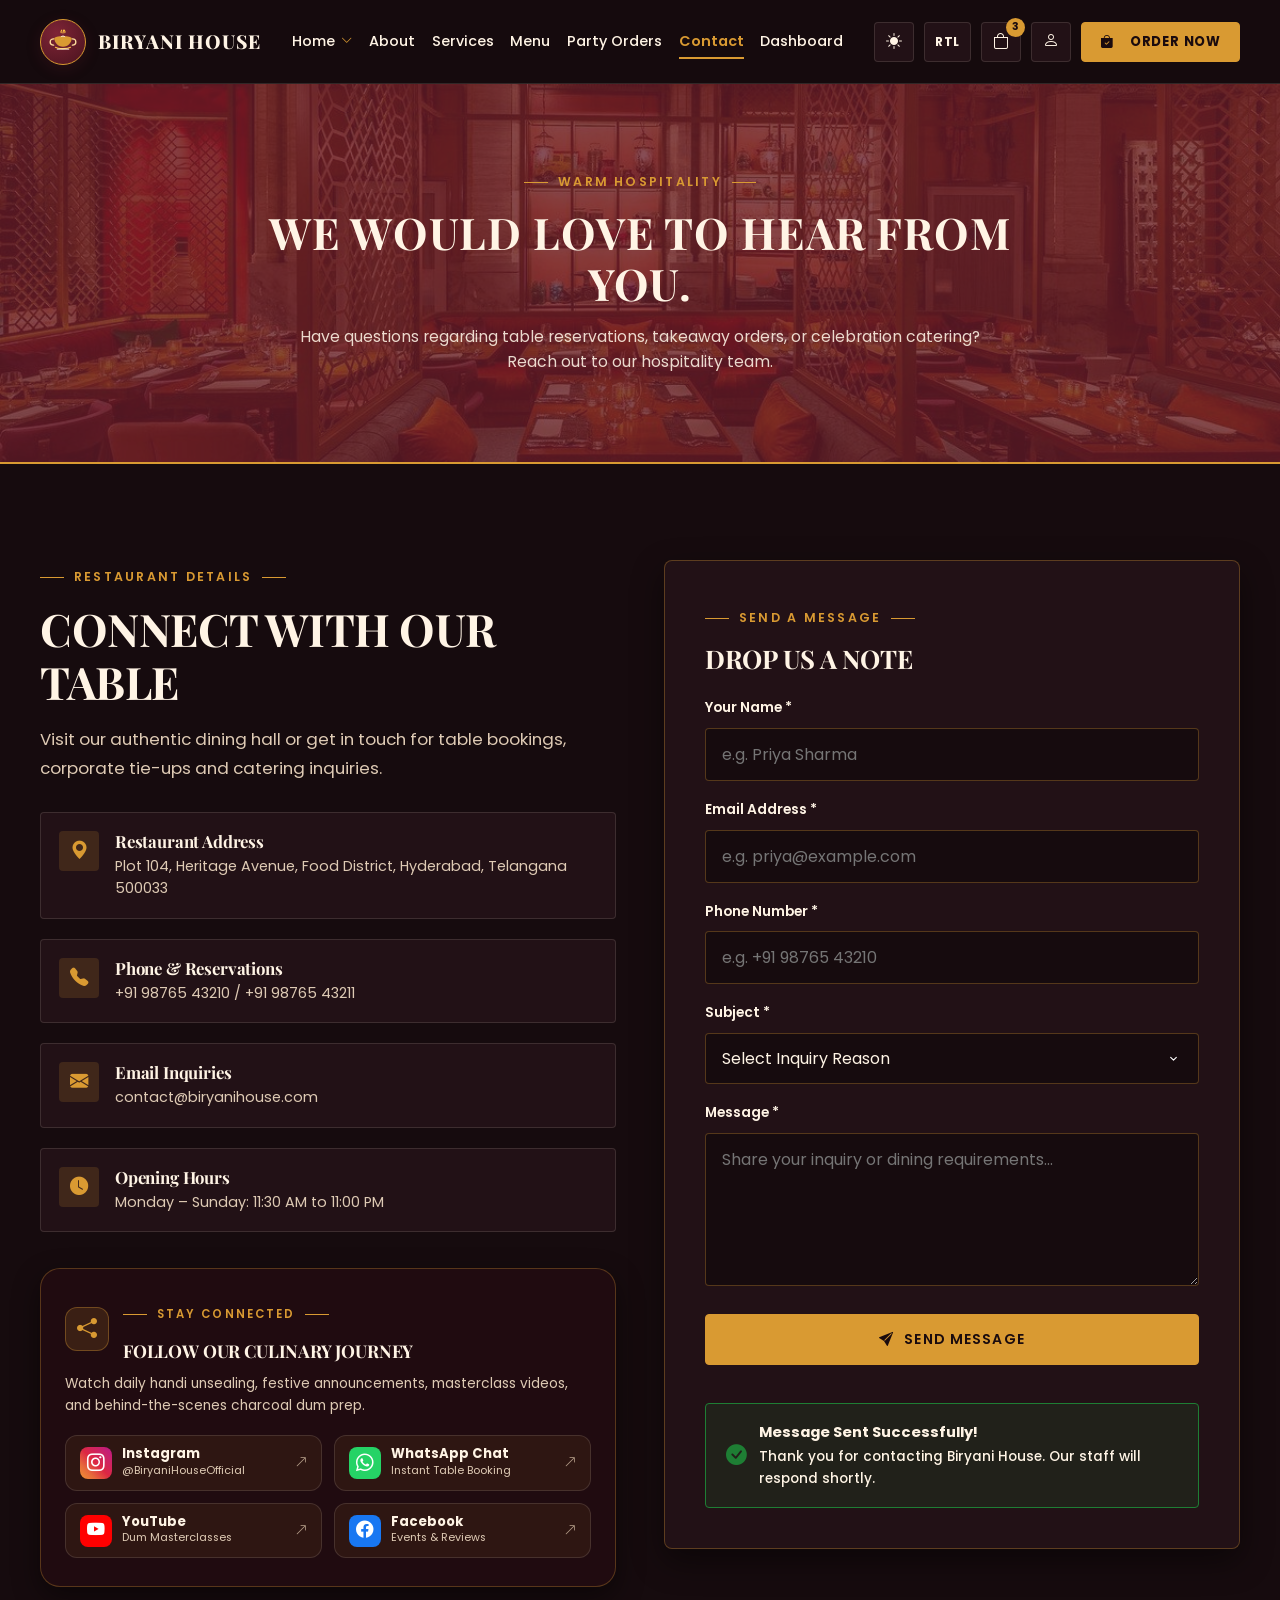
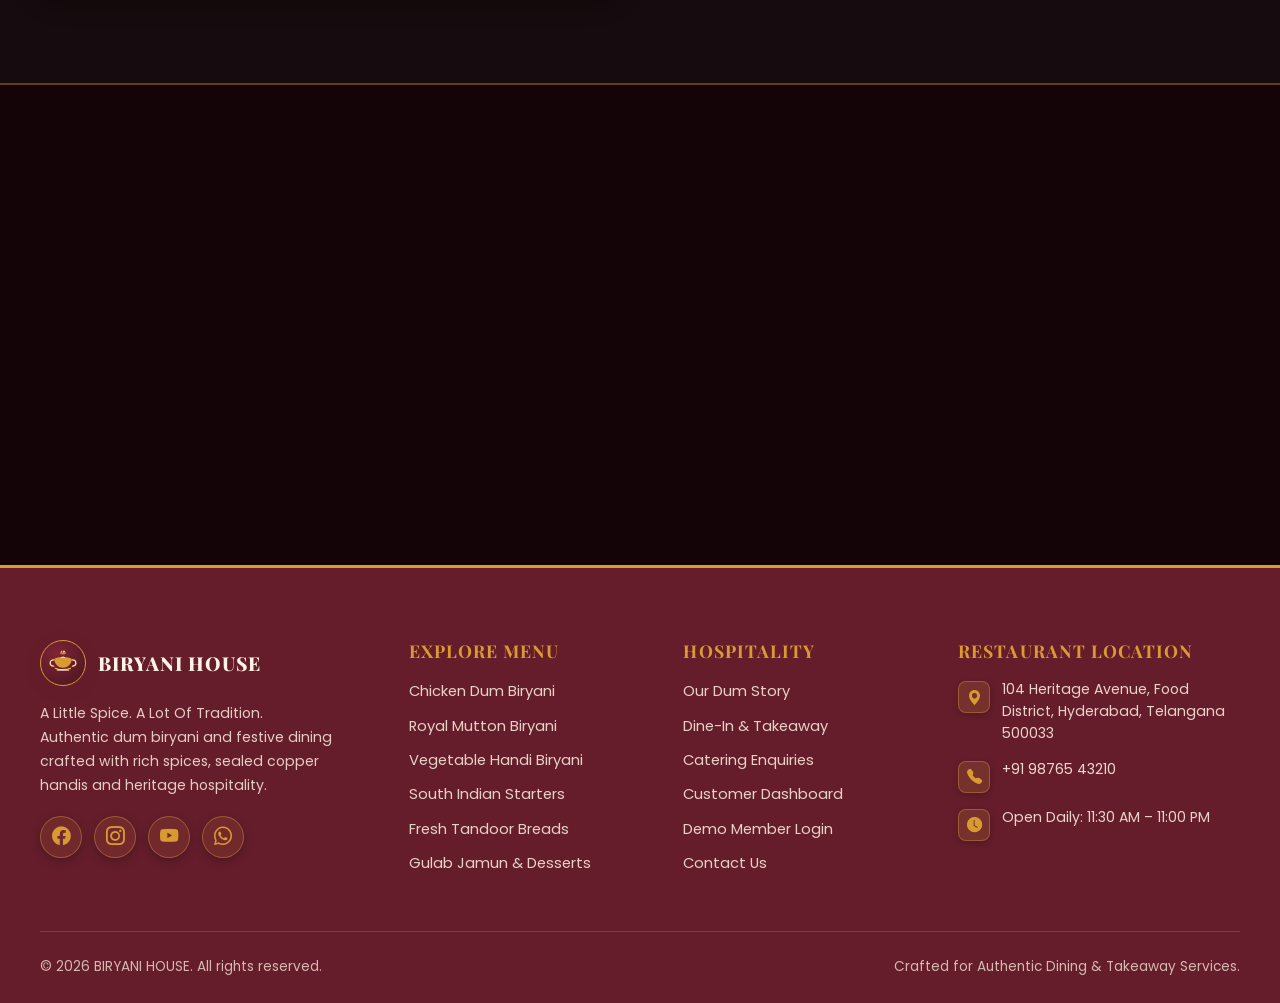
<file: contact.html>
<!DOCTYPE html>

<html lang="en" dir="ltr" data-theme="dark">

<head>

  <meta charset="UTF-8">

  <meta name="viewport" content="width=device-width, initial-scale=1.0">

    <!-- Favicon (Brand Logo Mark) -->
  <link rel="icon" type="image/svg+xml" href="assets/images/favicon.svg">
  <link rel="alternate icon" href="assets/images/favicon.svg">
  <link rel="apple-touch-icon" href="assets/images/favicon.svg">
  <title>Contact | Biryani House & Takeaway</title>

  <meta name="description" content="Get in touch with Biryani House & Takeaway. Contact details, opening hours, interactive inquiry form, and location map placeholder.">

  <meta property="og:title" content="Contact | Biryani House & Takeaway">

  <meta property="og:description" content="We would love to hear from you. Visit our restaurant or send an enquiry.">

  <meta property="og:image" content="assets/images/15.jpg">

<link rel="stylesheet" href="https://cdn.jsdelivr.net/npm/bootstrap-icons@1.11.3/font/bootstrap-icons.min.css">

  <link rel="stylesheet" href="assets/css/style.css">

</head>

<body>

<!-- Sticky Navbar -->

        <header class="site-header" id="siteHeader">
    <div class="container navbar-inner">
      <!-- Left: Brand Logo -->
      <a href="index.html" class="brand-logo" aria-label="Biryani House Home">
        <div class="brand-logo-mark">
          <svg viewBox="0 0 48 48" fill="none" xmlns="http://www.w3.org/2000/svg">
            <path d="M21 9c-.5-1.5 0-3 1-4M24 9.5c0-2 1-3.5 1-4.8M27 9c.5-1.5 0-3-1-4" stroke="#FFC043" stroke-width="1.8" stroke-linecap="round"/>
            <ellipse cx="24" cy="18" rx="14" ry="3.5" fill="#D99A32"/>
            <path d="M21 15.5c1-1.5 5-1.5 6 0" stroke="#FFF4E5" stroke-width="1.5" stroke-linecap="round"/>
            <path d="M10 18c.6 7 5.2 13.5 14 13.5s13.4-6.5 14-13.5H10z" fill="#D99A32"/>
            <path d="M9 19c-3.2 0-5.5 2.2-5.5 5s2.3 5 5.5 5M39 19c3.2 0 5.5 2.2 5.5 5s-2.3 5-5.5 5" stroke="#FFDF9E" stroke-width="2.2" stroke-linecap="round"/>
            <path d="M12 32.5c4 2.8 19 2.8 24 0" stroke="#FFC043" stroke-width="2" stroke-linecap="round"/>
            <path d="M15 35.5h18" stroke="#FFF4E5" stroke-width="2" stroke-linecap="round" opacity="0.8"/>
          </svg>
        </div>
        <span class="brand-name">BIRYANI HOUSE</span>
      </a>

      <!-- Center: Navigation Links -->
      <nav class="nav-links" aria-label="Primary Navigation">
        <!-- Home Dropdown Menu -->
        <div class="nav-dropdown">
          <a href="index.html" class="nav-link nav-dropdown-trigger" aria-haspopup="true" aria-expanded="false">
            <span>Home</span>
            <i class="bi bi-chevron-down nav-dropdown-chevron"></i>
          </a>
          <div class="nav-dropdown-menu">
            <a href="index.html" class="nav-dropdown-item">
              <div class="dropdown-item-badge"><i class="bi bi-house-door-fill"></i></div>
              <div class="dropdown-item-text">
                <span class="dropdown-item-title">Home 1 &mdash; Traditional</span>
                <span class="dropdown-item-sub">Classic Handi &amp; Heritage Dum</span>
              </div>
            </a>
            <a href="home-2.html" class="nav-dropdown-item">
              <div class="dropdown-item-badge"><i class="bi bi-fire"></i></div>
              <div class="dropdown-item-text">
                <span class="dropdown-item-title">Home 2 &mdash; Contemporary</span>
                <span class="dropdown-item-sub">Modern Charcoal &amp; Live Ordering</span>
              </div>
            </a>
          </div>
        </div>

        <a href="about.html" class="nav-link">About</a>
        <a href="services.html" class="nav-link">Services</a>
        <a href="menu.html" class="nav-link">Menu</a>
        <a href="party-orders.html" class="nav-link">Party Orders</a>
        <a href="contact.html" class="nav-link active">Contact</a>
        <a href="dashboard.html" class="nav-link">Dashboard</a>
      </nav>

      <!-- Right: Action Controls -->
      <div class="nav-actions">
        <!-- Theme Toggle (Desktop Only) -->
        <button class="icon-btn theme-toggle-btn desktop-only-control" title="Toggle Theme" aria-label="Toggle Theme">
          <i class="bi bi-moon-stars-fill"></i>
        </button>

        <!-- RTL Toggle (Desktop Only) -->
        <button class="icon-btn rtl-toggle-btn desktop-only-control" title="Toggle RTL Layout" aria-label="Toggle RTL">
          RTL
        </button>

        <!-- Cart Drawer Toggle (Desktop Only) -->
        <button class="icon-btn cart-toggle-btn desktop-only-control" title="View Cart" aria-label="View Cart">
          <i class="bi bi-bag"></i>
          <span class="cart-badge cart-count-badge">3</span>
        </button>

        <!-- Customer Login Link (Desktop Only) -->
        <a href="login.html" class="icon-btn desktop-only-control" title="Customer Login" aria-label="Customer Login">
          <i class="bi bi-person"></i>
        </a>

        <!-- Order Now CTA (Desktop Only) -->
        <a href="menu.html" class="btn btn-primary nav-order-btn desktop-only-control">
          <i class="bi bi-bag-check-fill" style="margin-right: 6px;"></i>ORDER NOW
        </a>

        <!-- Mobile Hamburger Toggle (Tablet & Mobile Header Only) -->
        <button class="icon-btn mobile-menu-toggle" aria-label="Open Mobile Menu">
          <i class="bi bi-list" style="font-size: 1.4rem;"></i>
        </button>
      </div>
    </div>
  </header>

  <!-- Mobile Navigation Drawer Overlay (Rule 9) -->
  <div class="mobile-drawer-overlay"></div>
  <aside class="mobile-drawer" aria-label="Mobile Navigation Drawer">
    <div class="mobile-drawer-header">
      <div class="brand-logo">
        <div class="brand-logo-mark">
          <svg viewBox="0 0 48 48" fill="none" xmlns="http://www.w3.org/2000/svg">
            <path d="M21 9c-.5-1.5 0-3 1-4M24 9.5c0-2 1-3.5 1-4.8M27 9c.5-1.5 0-3-1-4" stroke="#FFC043" stroke-width="1.8" stroke-linecap="round"/>
            <ellipse cx="24" cy="18" rx="14" ry="3.5" fill="#D99A32"/>
            <path d="M21 15.5c1-1.5 5-1.5 6 0" stroke="#FFF4E5" stroke-width="1.5" stroke-linecap="round"/>
            <path d="M10 18c.6 7 5.2 13.5 14 13.5s13.4-6.5 14-13.5H10z" fill="#D99A32"/>
            <path d="M9 19c-3.2 0-5.5 2.2-5.5 5s2.3 5 5.5 5M39 19c3.2 0 5.5 2.2 5.5 5s-2.3 5-5.5 5" stroke="#FFDF9E" stroke-width="2.2" stroke-linecap="round"/>
            <path d="M12 32.5c4 2.8 19 2.8 24 0" stroke="#FFC043" stroke-width="2" stroke-linecap="round"/>
            <path d="M15 35.5h18" stroke="#FFF4E5" stroke-width="2" stroke-linecap="round" opacity="0.8"/>
          </svg>
        </div>
        <span class="brand-name">BIRYANI HOUSE</span>
      </div>
      <button class="icon-btn mobile-drawer-close" aria-label="Close Mobile Menu">
        <i class="bi bi-x-lg"></i>
      </button>
    </div>

    <!-- Mobile Navigation items (clean list, no extra row above Home) -->
    <nav class="mobile-nav-list">
      <!-- Mobile Home Accordion Submenu -->
      <div class="mobile-nav-accordion">
        <button class="mobile-nav-link mobile-accordion-trigger" aria-expanded="false">
          <span>Home</span>
          <i class="bi bi-chevron-down mobile-accordion-icon"></i>
        </button>
        <div class="mobile-accordion-content">
          <a href="index.html" class="mobile-subnav-link">
            <i class="bi bi-house-door-fill"></i> Home 1 &mdash; Traditional
          </a>
          <a href="home-2.html" class="mobile-subnav-link">
            <i class="bi bi-fire"></i> Home 2 &mdash; Contemporary
          </a>
        </div>
      </div>

      <a href="about.html" class="mobile-nav-link">
        <span>About</span> <i class="bi bi-chevron-right"></i>
      </a>
      <a href="services.html" class="mobile-nav-link">
        <span>Services</span> <i class="bi bi-chevron-right"></i>
      </a>
      <a href="menu.html" class="mobile-nav-link">
        <span>Menu</span> <i class="bi bi-chevron-right"></i>
      </a>
      <a href="party-orders.html" class="mobile-nav-link">
        <span>Party Orders</span> <i class="bi bi-chevron-right"></i>
      </a>
      <a href="contact.html" class="mobile-nav-link active">
        <span>Contact</span> <i class="bi bi-chevron-right"></i>
      </a>
      <a href="dashboard.html" class="mobile-nav-link">
        <span>Dashboard</span> <i class="bi bi-chevron-right"></i>
      </a>
    </nav>

    <!-- Mobile Drawer Footer: Exact Action Buttons as used in Web View + ORDER NOW CTA -->
    <div class="mobile-drawer-footer">
      <div class="mobile-drawer-icon-actions">
        <!-- Theme Toggle -->
        <button class="icon-btn theme-toggle-btn" title="Toggle Theme" aria-label="Toggle Theme">
          <i class="bi bi-moon-stars-fill"></i>
        </button>

        <!-- RTL Toggle -->
        <button class="icon-btn rtl-toggle-btn" title="Toggle RTL Layout" aria-label="Toggle RTL">
          RTL
        </button>

        <!-- Cart Drawer Toggle -->
        <button class="icon-btn cart-toggle-btn" title="View Cart" aria-label="View Cart">
          <i class="bi bi-bag"></i>
          <span class="cart-badge cart-count-badge">3</span>
        </button>

        <!-- Customer Login Link -->
        <a href="login.html" class="icon-btn" title="Customer Login" aria-label="Customer Login">
          <i class="bi bi-person"></i>
        </a>
      </div>

      <!-- Order Now CTA -->
      <a href="menu.html" class="btn btn-primary" style="width: 100%; justify-content: center; padding: 12px 20px;">
        <i class="bi bi-bag-check-fill" style="margin-right: 6px;"></i> ORDER NOW
      </a>
    </div>
  </aside>

<main>

    <!-- Page Hero (Rule 18) -->

        <section class="page-hero">
      <img src="assets/images/15.jpg" alt="Restaurant Interior" class="page-hero-bg">
      <div class="container page-hero-content">
        <span class="eyebrow">Warm Hospitality</span>
        <h1>WE WOULD LOVE TO HEAR FROM YOU.</h1>
        <p>
          Have questions regarding table reservations, takeaway orders, or celebration catering? Reach out to our hospitality team.
        </p>
      </div>
    </section>

<!-- Main Contact Section (Rule 18 & 41) -->

    <section class="section">

      <div class="container">

        <div class="grid-2 contact-main-grid">

<!-- Contact Info & Placeholders (Rule 18 & 41) -->

          <div>

            <span class="eyebrow">Restaurant Details</span>

            <h2 class="section-title">CONNECT WITH OUR TABLE</h2>

            <p class="section-subtitle" style="margin-bottom: 28px;">

              Visit our authentic dining hall or get in touch for table bookings, corporate tie-ups and catering inquiries.

            </p>

<div class="contact-info-list">

<!-- Address Placeholder -->

              <div class="contact-info-card">

                <div class="tradition-pillar-icon" style="color: var(--saffron);"><i class="bi bi-geo-alt-fill"></i></div>

                <div class="contact-info-text">
                  <h4 style="font-size: 1.05rem; margin-bottom: 4px;">Restaurant Address</h4>

                  <p style="font-size: 0.9rem; color: var(--text-secondary); margin: 0;">

                    Plot 104, Heritage Avenue, Food District, Hyderabad, Telangana 500033

                  </p>

                </div>

              </div>

<!-- Phone Placeholder -->

              <div class="contact-info-card">

                <div class="tradition-pillar-icon" style="color: var(--saffron);"><i class="bi bi-telephone-fill"></i></div>

                <div class="contact-info-text">
                  <h4 style="font-size: 1.05rem; margin-bottom: 4px;">Phone & Reservations</h4>

                  <p style="font-size: 0.9rem; color: var(--text-secondary); margin: 0;">

                    +91 98765 43210 / +91 98765 43211

                  </p>

                </div>

              </div>

<!-- Email Placeholder -->

              <div class="contact-info-card">

                <div class="tradition-pillar-icon" style="color: var(--saffron);"><i class="bi bi-envelope-fill"></i></div>

                <div class="contact-info-text">
                  <h4 style="font-size: 1.05rem; margin-bottom: 4px;">Email Inquiries</h4>

                  <p style="font-size: 0.9rem; color: var(--text-secondary); margin: 0;">

                    contact@biryanihouse.com

                  </p>

                </div>

              </div>

<!-- Opening Hours Placeholder -->

              <div class="contact-info-card">

                <div class="tradition-pillar-icon" style="color: var(--saffron);"><i class="bi bi-clock-fill"></i></div>

                <div class="contact-info-text">
                  <h4 style="font-size: 1.05rem; margin-bottom: 4px;">Opening Hours</h4>

                  <p style="font-size: 0.9rem; color: var(--text-secondary); margin: 0;">

                    Monday &ndash; Sunday: 11:30 AM to 11:00 PM

                  </p>

                </div>

              </div>

</div>

<!-- Social Connect Card (Rule 18) -->

            <div class="contact-social-card">

              <span class="social-card-shimmer"></span>

              <div class="social-card-header">

                <div class="social-header-icon">

                  <i class="bi bi-share-fill"></i>

                </div>

                <div>

                  <span class="eyebrow" style="color: var(--saffron); font-size: 0.72rem;">Stay Connected</span>

                  <h4 style="font-size: 1.1rem; margin: 2px 0 0; color: var(--text-heading); font-family: var(--font-heading);">FOLLOW OUR CULINARY JOURNEY</h4>

                </div>

              </div>

              <p style="font-size: 0.86rem; color: var(--text-secondary); line-height: 1.6; margin-bottom: 18px;">

                Watch daily handi unsealing, festive announcements, masterclass videos, and behind-the-scenes charcoal dum prep.

              </p>

<!-- Social Buttons Grid -->

              <div class="social-icons-grid">

                <!-- Instagram -->

                <a href="https://instagram.com" target="_blank" rel="noopener noreferrer" class="social-pill-btn social-instagram" aria-label="Follow us on Instagram">

                  <div class="social-pill-icon"><i class="bi bi-instagram"></i></div>

                  <div class="social-pill-info">

                    <strong>Instagram</strong>

                    <small>@BiryaniHouseOfficial</small>

                  </div>

                  <i class="bi bi-arrow-up-right social-pill-arrow"></i>

                </a>

<!-- WhatsApp -->

                <a href="https://wa.me/919876543210" target="_blank" rel="noopener noreferrer" class="social-pill-btn social-whatsapp" aria-label="Chat with us on WhatsApp">

                  <div class="social-pill-icon"><i class="bi bi-whatsapp"></i></div>

                  <div class="social-pill-info">

                    <strong>WhatsApp Chat</strong>

                    <small>Instant Table Booking</small>

                  </div>

                  <i class="bi bi-arrow-up-right social-pill-arrow"></i>

                </a>

<!-- YouTube -->

                <a href="https://youtube.com" target="_blank" rel="noopener noreferrer" class="social-pill-btn social-youtube" aria-label="Subscribe to our YouTube">

                  <div class="social-pill-icon"><i class="bi bi-youtube"></i></div>

                  <div class="social-pill-info">

                    <strong>YouTube</strong>

                    <small>Dum Masterclasses</small>

                  </div>

                  <i class="bi bi-arrow-up-right social-pill-arrow"></i>

                </a>

<!-- Facebook -->

                <a href="https://facebook.com" target="_blank" rel="noopener noreferrer" class="social-pill-btn social-facebook" aria-label="Like us on Facebook">

                  <div class="social-pill-icon"><i class="bi bi-facebook"></i></div>

                  <div class="social-pill-info">

                    <strong>Facebook</strong>

                    <small>Events & Reviews</small>

                  </div>

                  <i class="bi bi-arrow-up-right social-pill-arrow"></i>

                </a>

              </div>

            </div>

          </div>

<!-- Contact Form (Rule 18) -->

          <div class="form-card">

            <span class="eyebrow">Send a Message</span>

            <h3 style="font-size: 1.6rem; margin-bottom: 24px;">DROP US A NOTE</h3>

<form id="contactUsForm" novalidate>

              <div style="display: flex; flex-direction: column; gap: 18px;">

<div class="form-group">

                  <label class="form-label" for="contactName">Your Name *</label>

                  <input type="text" id="contactName" class="form-control" placeholder="e.g. Priya Sharma" required>

                  <span class="form-error">Please enter your name.</span>

                </div>

<div class="form-group">

                  <label class="form-label" for="contactEmail">Email Address *</label>

                  <input type="email" id="contactEmail" class="form-control" placeholder="e.g. priya@example.com" required>

                  <span class="form-error">Please enter a valid email.</span>

                </div>

<div class="form-group">

                  <label class="form-label" for="contactPhone">Phone Number *</label>

                  <input type="tel" id="contactPhone" class="form-control" placeholder="e.g. +91 98765 43210" required>

                  <span class="form-error">Please enter your contact number.</span>

                </div>

<div class="form-group">

                  <label class="form-label" for="contactSubject">Subject *</label>

                  <select id="contactSubject" class="form-control" required>

                    <option value="">Select Inquiry Reason</option>

                    <option value="table">Table Reservation</option>

                    <option value="takeaway">Takeaway Inquiry</option>

                    <option value="catering">Bulk & Event Catering</option>

                    <option value="feedback">Dining Feedback</option>

                    <option value="other">Other Inquiry</option>

                  </select>

                  <span class="form-error">Please select a subject.</span>

                </div>

<div class="form-group">

                  <label class="form-label" for="contactMessage">Message *</label>

                  <textarea id="contactMessage" class="form-control" rows="5" placeholder="Share your inquiry or dining requirements..." required></textarea>

                  <span class="form-error">Please enter your message.</span>

                </div>

<button type="submit" class="btn btn-primary" style="margin-top: 10px;">

                  <i class="bi bi-send-fill"></i> SEND MESSAGE

                </button>

<!-- Success Confirmation Alert (Rule 18) -->

                <div id="contactSuccessAlert" class="form-alert success">

                  <i class="bi bi-check-circle-fill" style="color: var(--veg-green); font-size: 1.3rem;"></i>

                  <div>

                    <strong>Message Sent Successfully!</strong>

                    <p style="margin: 2px 0 0; font-size: 0.85rem;">Thank you for contacting Biryani House. Our staff will respond shortly.</p>

                  </div>

                </div>

</div>

            </form>

          </div>

</div>

      </div>

    </section>

<!-- Full-Width Interactive Google Maps Section (Rule 18) -->

    <section class="contact-fullmap-section" aria-label="Restaurant Location Map">

      <div class="fullmap-container">

        <!-- Google Maps Iframe -->

        <iframe

          class="fullmap-iframe"

          title="Biryani House Restaurant Location"

          src="https://www.google.com/maps/embed?pb=!1m18!1m12!1m3!1d15228.373977797746!2d78.4312!3d17.3916!2m3!1f0!2f0!3f0!3m2!1i1024!2i768!4f13.1!3m3!1m2!1s0x3bcb97793b82e9b9%3A0xb35a068eb4e7b8f9!2sHyderabad%2C%20Telangana!5e0!3m2!1sen!2sin!4v1700000000000!5m2!1sen!2sin"

          allowfullscreen=""

          loading="lazy"

          referrerpolicy="no-referrer-when-downgrade">

        </iframe>

      </div>

    </section>

  </main>

<!-- Cart Drawer Component -->

  <div class="mobile-drawer-overlay" id="cartDrawerOverlay"></div>

  <aside class="cart-drawer" id="publicCartDrawer" aria-label="Customer Cart">

    <div class="cart-drawer-header">

      <div style="display: flex; align-items: center; gap: 10px;"><i class="bi bi-bag-heart-fill" style="color: var(--saffron); font-size: 1.25rem;"></i><h3 style="margin: 0;">Your Order Cart</h3></div>

      <button class="icon-btn" id="cartDrawerClose" aria-label="Close cart" style="background: none; border-color: rgba(255,244,229,0.3); color: var(--cream);"><i class="bi bi-x-lg"></i></button>

    </div>

    <div class="cart-drawer-body">

      <div id="cartEmptyState" style="text-align: center; padding-block: 60px 20px;">

        <i class="bi bi-basket" style="font-size: 3rem; color: var(--saffron);"></i>

        <h4 style="margin-block: 16px 6px;">Your cart is currently empty</h4>

        <a href="menu.html" class="btn btn-primary btn-sm" onclick="closeCartDrawer()">Browse Menu</a>

      </div>

      <div id="cartItemsList"></div>

    </div>

    <div class="cart-drawer-footer" id="cartDrawerFooter" style="display: none;">

      <div style="display: flex; justify-content: space-between; font-size: 0.9rem; margin-bottom: 8px;"><span>Item Subtotal:</span><strong id="cartSubtotal">?0</strong></div>

      <div style="display: flex; justify-content: space-between; font-size: 0.85rem; color: var(--text-muted); margin-bottom: 12px;"><span>Packaging & Delivery (Demo):</span><strong id="cartDeliveryFee">?50</strong></div>

      <div style="display: flex; justify-content: space-between; font-size: 1.15rem; font-weight: 700; color: var(--text-heading); padding-top: 10px; border-top: 1px solid var(--border-strong); margin-bottom: 18px;"><span>Grand Total:</span><strong id="cartGrandTotal" style="color: var(--maroon);">?0</strong></div>

      <a href="dashboard.html#cart" class="btn btn-primary" style="width: 100%;">PROCEED TO ORDER <i class="bi bi-arrow-right"></i></a>

    </div>

  </aside>

<!-- Footer -->

  <footer class="site-footer">
    <div class="container footer-grid">
      <div class="footer-col">
        <a href="index.html" class="brand-logo" style="margin-bottom: 16px; text-decoration: none;" aria-label="Biryani House Home">
          <div class="brand-logo-mark">
            <svg viewBox="0 0 48 48" fill="none" xmlns="http://www.w3.org/2000/svg">
              <path d="M21 9c-.5-1.5 0-3 1-4M24 9.5c0-2 1-3.5 1-4.8M27 9c.5-1.5 0-3-1-4" stroke="#FFC043" stroke-width="1.8" stroke-linecap="round"/>
              <ellipse cx="24" cy="18" rx="14" ry="3.5" fill="#D99A32"/>
              <path d="M21 15.5c1-1.5 5-1.5 6 0" stroke="#FFF4E5" stroke-width="1.5" stroke-linecap="round"/>
              <path d="M10 18c.6 7 5.2 13.5 14 13.5s13.4-6.5 14-13.5H10z" fill="#D99A32"/>
              <path d="M9 19c-3.2 0-5.5 2.2-5.5 5s2.3 5 5.5 5M39 19c3.2 0 5.5 2.2 5.5 5s-2.3 5-5.5 5" stroke="#FFDF9E" stroke-width="2.2" stroke-linecap="round"/>
              <path d="M12 32.5c4 2.8 19 2.8 24 0" stroke="#FFC043" stroke-width="2" stroke-linecap="round"/>
              <path d="M15 35.5h18" stroke="#FFF4E5" stroke-width="2" stroke-linecap="round" opacity="0.8"/>
            </svg>
          </div>
          <span class="brand-name" style="color: var(--cream);">BIRYANI HOUSE</span>
        </a>
        <p style="font-size: 0.88rem; color: rgba(255, 244, 229, 0.82); line-height: 1.7; margin-bottom: 18px;">
          A Little Spice. A Lot Of Tradition.<br>
          Authentic dum biryani and festive dining crafted with rich spices, sealed copper handis and heritage hospitality.
        </p>
        <div class="footer-social-links">
          <a href="https://facebook.com" target="_blank" rel="noopener noreferrer" class="social-icon-btn" aria-label="Facebook">
            <i class="bi bi-facebook"></i>
          </a>
          <a href="https://instagram.com" target="_blank" rel="noopener noreferrer" class="social-icon-btn" aria-label="Instagram">
            <i class="bi bi-instagram"></i>
          </a>
          <a href="https://youtube.com" target="_blank" rel="noopener noreferrer" class="social-icon-btn" aria-label="YouTube">
            <i class="bi bi-youtube"></i>
          </a>
          <a href="https://wa.me/919876543210" target="_blank" rel="noopener noreferrer" class="social-icon-btn" aria-label="WhatsApp">
            <i class="bi bi-whatsapp"></i>
          </a>
        </div>
      </div>

      <div class="footer-col">
        <h4>Explore Menu</h4>
        <nav class="footer-links">
          <a href="menu.html">Chicken Dum Biryani</a>
          <a href="menu.html">Royal Mutton Biryani</a>
          <a href="menu.html">Vegetable Handi Biryani</a>
          <a href="menu.html">South Indian Starters</a>
          <a href="menu.html">Fresh Tandoor Breads</a>
          <a href="menu.html">Gulab Jamun &amp; Desserts</a>
        </nav>
      </div>

      <div class="footer-col">
        <h4>Hospitality</h4>
        <nav class="footer-links">
          <a href="about.html">Our Dum Story</a>
          <a href="services.html">Dine-In &amp; Takeaway</a>
          <a href="party-orders.html">Catering Enquiries</a>
          <a href="dashboard.html">Customer Dashboard</a>
          <a href="login.html">Demo Member Login</a>
          <a href="contact.html">Contact Us</a>
        </nav>
      </div>

      <div class="footer-col">
        <h4>Restaurant Location</h4>
        <div class="footer-contact-list">
          <div class="footer-contact-item">
            <div class="footer-contact-icon">
              <i class="bi bi-geo-alt-fill"></i>
            </div>
            <div class="footer-contact-info">
              <span>104 Heritage Avenue, Food District, Hyderabad, Telangana 500033</span>
            </div>
          </div>
          <div class="footer-contact-item">
            <div class="footer-contact-icon">
              <i class="bi bi-telephone-fill"></i>
            </div>
            <div class="footer-contact-info">
              <a href="tel:+919876543210">+91 98765 43210</a>
            </div>
          </div>
          <div class="footer-contact-item">
            <div class="footer-contact-icon">
              <i class="bi bi-clock-fill"></i>
            </div>
            <div class="footer-contact-info">
              <span>Open Daily: 11:30 AM &ndash; 11:00 PM</span>
            </div>
          </div>
        </div>
      </div>
    </div>

    <div class="container footer-bottom">
      <div>&copy; 2026 <a href="index.html" style="color: inherit; text-decoration: none;">BIRYANI HOUSE</a>. All rights reserved.</div>
      <div>Crafted for Authentic Dining &amp; Takeaway Services.</div>
    </div>
  </footer>

<script src="assets/js/main.js"></script>

</body>

</html>
</file>
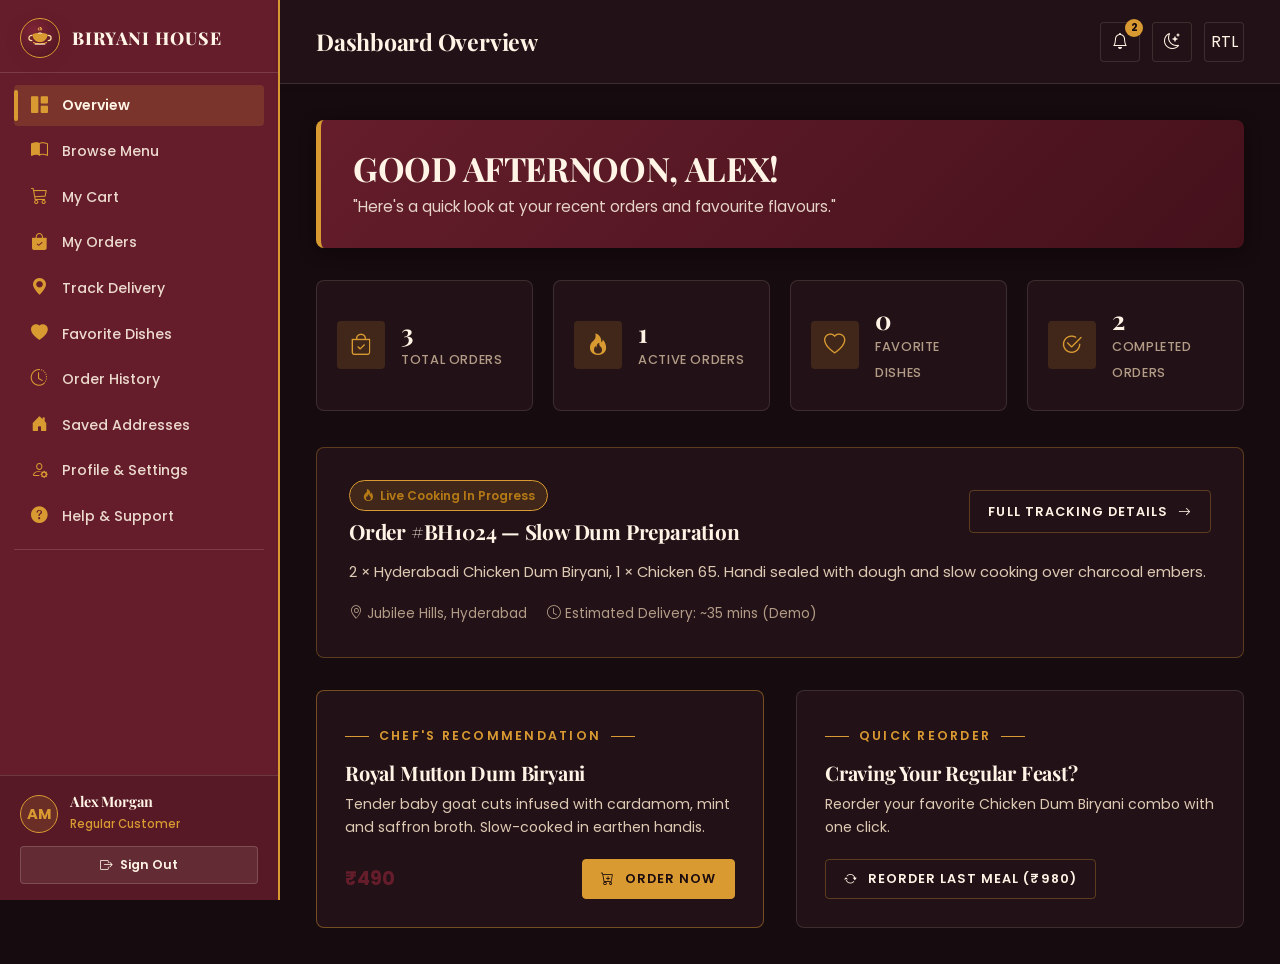
<file: dashboard.html>
<!DOCTYPE html>
<html lang="en" dir="ltr" data-theme="dark">
<head>
  <meta charset="UTF-8">
  <meta name="viewport" content="width=device-width, initial-scale=1.0">
    <!-- Favicon (Brand Logo Mark) -->
  <link rel="icon" type="image/svg+xml" href="assets/images/favicon.svg">
  <link rel="alternate icon" href="assets/images/favicon.svg">
  <link rel="apple-touch-icon" href="assets/images/favicon.svg">
  <title>Customer Ordering Dashboard | Biryani House & Takeaway</title>
  <meta name="description" content="Manage orders, track dum cooking preparations, save favorite dishes, view order history, and update delivery preferences.">
  
  <link rel="stylesheet" href="https://cdn.jsdelivr.net/npm/bootstrap-icons@1.11.3/font/bootstrap-icons.min.css">
  <link rel="stylesheet" href="assets/css/style.css">
  <link rel="stylesheet" href="assets/css/dashboard.css">
</head>
<body class="dashboard-body">

  <div class="dashboard-layout">
    
    <!-- Mobile Sidebar Backdrop Overlay -->
    <div class="dash-sidebar-overlay"></div>

    <!-- =====================================================================
         DASHBOARD SIDEBAR (Rule 20 & 21: Maroon and Cream Styling)
         ===================================================================== -->
    <aside class="dash-sidebar" aria-label="Customer Dashboard Navigation">
      <div class="dash-sidebar-top-group">
        <div class="dash-sidebar-header">
          <div style="display: flex; justify-content: space-between; align-items: center;">
            <a href="index.html" class="dash-brand-wrap">
              <div class="brand-logo-mark">
                <svg viewBox="0 0 48 48" fill="none" xmlns="http://www.w3.org/2000/svg">
            <path d="M21 9c-.5-1.5 0-3 1-4M24 9.5c0-2 1-3.5 1-4.8M27 9c.5-1.5 0-3-1-4" stroke="#FFC043" stroke-width="1.8" stroke-linecap="round"/>
            <ellipse cx="24" cy="18" rx="14" ry="3.5" fill="#D99A32"/>
            <path d="M21 15.5c1-1.5 5-1.5 6 0" stroke="#FFF4E5" stroke-width="1.5" stroke-linecap="round"/>
            <path d="M10 18c.6 7 5.2 13.5 14 13.5s13.4-6.5 14-13.5H10z" fill="#D99A32"/>
            <path d="M9 19c-3.2 0-5.5 2.2-5.5 5s2.3 5 5.5 5M39 19c3.2 0 5.5 2.2 5.5 5s-2.3 5-5.5 5" stroke="#FFDF9E" stroke-width="2.2" stroke-linecap="round"/>
            <path d="M12 32.5c4 2.8 19 2.8 24 0" stroke="#FFC043" stroke-width="2" stroke-linecap="round"/>
            <path d="M15 35.5h18" stroke="#FFF4E5" stroke-width="2" stroke-linecap="round" opacity="0.8"/>
          </svg>
              </div>
              <span class="brand-name">BIRYANI HOUSE</span>
            </a>
            <button class="icon-btn dash-sidebar-close mobile-menu-toggle" aria-label="Close sidebar" style="background: none; border-color: rgba(255,244,229,0.25); color: var(--cream);">
              <i class="bi bi-x-lg"></i>
            </button>
          </div>
        </div>

        <!-- 10 Navigation Hash-Routes (Rule 20 & 21) -->
        <nav class="dash-nav-menu">
          <a href="#overview" class="dash-nav-item active"><i class="bi bi-grid-1x2-fill"></i> Overview</a>
          <a href="#menu" class="dash-nav-item"><i class="bi bi-book-half"></i> Browse Menu</a>
          <a href="#cart" class="dash-nav-item"><i class="bi bi-cart3"></i> My Cart</a>
          <a href="#orders" class="dash-nav-item"><i class="bi bi-bag-check-fill"></i> My Orders</a>
          <a href="#tracking" class="dash-nav-item"><i class="bi bi-geo-alt-fill"></i> Track Delivery</a>
          <a href="#favorites" class="dash-nav-item"><i class="bi bi-heart-fill"></i> Favorite Dishes</a>
          <a href="#history" class="dash-nav-item"><i class="bi bi-clock-history"></i> Order History</a>
          <a href="#addresses" class="dash-nav-item"><i class="bi bi-house-door-fill"></i> Saved Addresses</a>
          <a href="#profile" class="dash-nav-item"><i class="bi bi-person-gear"></i> Profile & Settings</a>
          <a href="#support" class="dash-nav-item"><i class="bi bi-question-circle-fill"></i> Help & Support</a>
          
          <div class="dash-nav-divider">
          </div>
        </nav>
      </div>

      <!-- Sidebar Footer: Customer Profile (Rule 21) & Sign Out Button (Rule 33) -->
      <div class="dash-sidebar-footer">
        <div class="member-profile-card">
          <div class="member-avatar">AM</div>
          <div class="member-info">
            <h5>Alex Morgan</h5>
            <span>Regular Customer</span>
          </div>
        </div>
        <button class="signout-btn" onclick="openSignOutModal()">
          <i class="bi bi-box-arrow-right"></i> Sign Out
        </button>
      </div>
    </aside>

    <!-- =====================================================================
         DASHBOARD MAIN CONTAINER
         ===================================================================== -->
    <main class="dash-main">
      
      <!-- Topbar (Rule 22) -->
      <header class="dash-topbar">
        <div class="dash-topbar-left">
          <button class="icon-btn dash-menu-toggle" aria-label="Open sidebar menu">
            <i class="bi bi-list" style="font-size: 1.3rem;"></i>
          </button>
          <h1 class="dash-topbar-title" id="dashTopbarTitle">Dashboard Overview</h1>
        </div>

        <div class="dash-topbar-actions">
          <!-- Notification Dropdown Toggle (Rule 35) -->
          <div class="notif-dropdown-wrap">
            <button class="icon-btn" id="notifToggleBtn" aria-label="Notifications">
              <i class="bi bi-bell"></i>
              <span class="notif-badge-pill" id="notifCountBadge">2</span>
            </button>
            <div class="notif-dropdown-menu" id="notifDropdownMenu">
              <div style="display: flex; justify-content: space-between; align-items: center; border-bottom: 1px solid var(--border-color); padding-bottom: 8px;">
                <strong style="font-size: 0.9rem;">Notifications</strong>
                <button id="markAllReadBtn" style="font-size: 0.75rem; color: var(--saffron); font-weight: 600;">Mark all read</button>
              </div>
              <div id="notifListItems" style="display: flex; flex-direction: column; gap: 8px;"></div>
            </div>
          </div>

          <!-- Theme Toggle (Rule 22) -->
          <button class="icon-btn dash-theme-toggle" title="Toggle Theme" aria-label="Toggle Theme">
            <i class="bi bi-moon-stars"></i>
          </button>

          <!-- RTL Toggle (Rule 22) -->
          <button class="icon-btn dash-rtl-toggle" title="Toggle RTL" aria-label="Toggle RTL">
            RTL
          </button>
        </div>
      </header>

      <!-- Dynamic Hash Views (Rule 20: Switched via JavaScript hash routing) -->
      <div class="dash-view-content">

        <!-- =================================================================
             VIEW 1: OVERVIEW (Rule 23)
             ================================================================= -->
        <section id="view-overview" class="dash-tab-section active">
          <!-- Greeting Banner -->
          <div class="dash-greeting-banner">
            <h2>GOOD AFTERNOON, ALEX!</h2>
            <p>"Here's a quick look at your recent orders and favourite flavours."</p>
          </div>

          <!-- 4 KPI Cards -->
          <div class="kpi-grid">
            <div class="kpi-card">
              <div class="kpi-icon"><i class="bi bi-bag-check"></i></div>
              <div class="kpi-meta">
                <h3 id="kpiTotalOrders">24</h3>
                <span>Total Orders</span>
              </div>
            </div>
            <div class="kpi-card">
              <div class="kpi-icon"><i class="bi bi-fire"></i></div>
              <div class="kpi-meta">
                <h3 id="kpiActiveOrders">1</h3>
                <span>Active Orders</span>
              </div>
            </div>
            <div class="kpi-card">
              <div class="kpi-icon"><i class="bi bi-heart"></i></div>
              <div class="kpi-meta">
                <h3 id="kpiFavoritesCount">6</h3>
                <span>Favorite Dishes</span>
              </div>
            </div>
            <div class="kpi-card">
              <div class="kpi-icon"><i class="bi bi-check2-circle"></i></div>
              <div class="kpi-meta">
                <h3 id="kpiCompletedOrders">23</h3>
                <span>Completed Orders</span>
              </div>
            </div>
          </div>

          <!-- Active Order Quick Panel -->
          <div class="tracking-card">
            <div style="display: flex; justify-content: space-between; align-items: center; flex-wrap: wrap; gap: 12px; margin-bottom: 16px;">
              <div>
                <span class="status-badge status-preparing"><i class="bi bi-fire"></i> Live Cooking in Progress</span>
                <h3 style="margin-top: 8px; font-size: 1.3rem;">Order #BH1024 — Slow Dum Preparation</h3>
              </div>
              <a href="#tracking" class="btn btn-outline btn-sm">Full Tracking Details <i class="bi bi-arrow-right"></i></a>
            </div>
            <p style="font-size: 0.92rem; color: var(--text-secondary); margin-bottom: 18px;">
              2 × Hyderabadi Chicken Dum Biryani, 1 × Chicken 65. Handi sealed with dough and slow cooking over charcoal embers.
            </p>
            <div style="display: flex; gap: 20px; font-size: 0.85rem; color: var(--text-muted); flex-wrap: wrap;">
              <span><i class="bi bi-geo-alt"></i> Jubilee Hills, Hyderabad</span>
              <span><i class="bi bi-clock"></i> Estimated Delivery: ~35 mins (Demo)</span>
            </div>
          </div>

          <!-- Promo Highlight & Quick Actions -->
          <div class="grid-2" style="margin-top: 32px;">
            <div style="padding: 28px; background: var(--bg-surface); border: 1px solid var(--border-gold); border-radius: var(--radius-md); display: flex; flex-direction: column; justify-content: space-between;">
              <div>
                <span class="eyebrow">Chef's Recommendation</span>
                <h3 style="font-size: 1.25rem; margin-bottom: 8px;">Royal Mutton Dum Biryani</h3>
                <p style="font-size: 0.88rem; color: var(--text-secondary); margin-bottom: 20px;">
                  Tender baby goat cuts infused with cardamom, mint and saffron broth. Slow-cooked in earthen handis.
                </p>
              </div>
              <div style="display: flex; justify-content: space-between; align-items: center;">
                <span style="font-weight: 700; font-size: 1.2rem; color: var(--maroon);">₹490</span>
                <button class="btn btn-primary btn-sm" onclick="addToCartDash('item-2')"><i class="bi bi-cart-plus"></i> Order Now</button>
              </div>
            </div>

            <div style="padding: 28px; background: var(--bg-surface); border: 1px solid var(--border-color); border-radius: var(--radius-md);">
              <span class="eyebrow">Quick Reorder</span>
              <h3 style="font-size: 1.25rem; margin-bottom: 8px;">Craving Your Regular Feast?</h3>
              <p style="font-size: 0.88rem; color: var(--text-secondary); margin-bottom: 20px;">
                Reorder your favorite Chicken Dum Biryani combo with one click.
              </p>
              <button class="btn btn-outline btn-sm" onclick="reorderItems('BH1024')">
                <i class="bi bi-arrow-repeat"></i> Reorder Last Meal (₹980)
              </button>
            </div>
          </div>
        </section>

        <!-- =================================================================
             VIEW 2: BROWSE MENU (Rule 24: Shared Menu Data Structure)
             ================================================================= -->
        <section id="view-menu" class="dash-tab-section">
          <div style="display: flex; justify-content: space-between; align-items: center; flex-wrap: wrap; gap: 16px; margin-bottom: 24px;">
            <div>
              <h2 style="font-size: 1.6rem;">Browse Fresh Menu</h2>
              <p style="color: var(--text-secondary); font-size: 0.9rem;">Select your favourite biryanis, kebabs, curries and desserts.</p>
            </div>
            <a href="#cart" class="btn btn-gold btn-sm"><i class="bi bi-cart3"></i> View Cart (<span class="cart-total-display">₹0</span>)</a>
          </div>
          <div class="grid-3" id="dashMenuGrid"></div>
        </section>

        <!-- =================================================================
             VIEW 3: MY CART (Rule 25 & 34: Functional Cart & Order Placement)
             ================================================================= -->
        <section id="view-cart" class="dash-tab-section">
          <div style="margin-bottom: 24px;">
            <h2 style="font-size: 1.6rem;">Customer Order Cart</h2>
            <p style="color: var(--text-secondary); font-size: 0.9rem;">Review selected items, modify portion quantities and confirm your demo order.</p>
          </div>

          <div id="dashCartEmptyNotice" style="display: none; text-align: center; padding: 60px 20px; background-color: var(--bg-surface); border-radius: var(--radius-md); border: 1px dashed var(--border-strong);">
            <i class="bi bi-basket" style="font-size: 3rem; color: var(--saffron);"></i>
            <h3 style="margin-block: 16px 8px;">Your cart is currently empty</h3>
            <p style="color: var(--text-muted); margin-bottom: 24px;">Discover our authentic dum biryanis and tandoori specials.</p>
            <a href="#menu" class="btn btn-primary btn-sm">Explore Menu</a>
          </div>

          <div id="dashCartSummaryCard" class="grid-2" style="align-items: start;">
            <div class="table-responsive">
              <table class="dash-table">
                <thead>
                  <tr>
                    <th>Item</th>
                    <th>Qty</th>
                    <th>Price</th>
                    <th>Action</th>
                  </tr>
                </thead>
                <tbody id="dashCartItemsTable"></tbody>
              </table>
            </div>

            <!-- Billing Summary -->
            <div class="form-card" style="padding: 28px;">
              <h3 style="font-size: 1.3rem; margin-bottom: 20px; border-bottom: 1px solid var(--border-color); padding-bottom: 12px;">Order Summary</h3>
              <div style="display: flex; justify-content: space-between; margin-bottom: 12px; font-size: 0.92rem;">
                <span>Subtotal:</span>
                <strong id="dashCartSubtotal">₹0</strong>
              </div>
              <div style="display: flex; justify-content: space-between; margin-bottom: 12px; font-size: 0.92rem; color: var(--text-secondary);">
                <span>Packaging & Delivery (Demo):</span>
                <strong id="dashCartDelivery">₹50</strong>
              </div>
              <div style="display: flex; justify-content: space-between; margin-block: 18px 24px; padding-top: 14px; border-top: 2px solid var(--border-strong); font-size: 1.25rem; font-weight: 700; color: var(--text-heading);">
                <span>Grand Total:</span>
                <strong id="dashCartGrandTotal" style="color: var(--maroon);">₹0</strong>
              </div>
              <div style="font-size: 0.78rem; color: var(--text-muted); margin-bottom: 18px; line-height: 1.5;">
                <i class="bi bi-info-circle"></i> Demo ordering mode: No live card payments processed. Clicking will confirm order and route to tracking timeline.
              </div>
              <button class="btn btn-primary" onclick="proceedDemoOrder()" style="width: 100%;">
                <i class="bi bi-bag-check-fill"></i> PROCEED TO ORDER
              </button>
            </div>
          </div>
        </section>

        <!-- =================================================================
             VIEW 4: MY ORDERS (Rule 26)
             ================================================================= -->
        <section id="view-orders" class="dash-tab-section">
          <div style="margin-bottom: 24px;">
            <h2 style="font-size: 1.6rem;">My Active & Recent Orders</h2>
            <p style="color: var(--text-secondary); font-size: 0.9rem;">View ongoing kitchen preparation and recent delivery statuses.</p>
          </div>
          <div id="dashOrdersListContainer"></div>
        </section>

        <!-- =================================================================
             VIEW 5: TRACK DELIVERY (Rule 27: Simulated 5-Step Timeline)
             ================================================================= -->
        <section id="view-tracking" class="dash-tab-section">
          <div style="margin-bottom: 24px;">
            <h2 style="font-size: 1.6rem;">Track Order Delivery</h2>
            <p style="color: var(--text-secondary); font-size: 0.9rem;">Live status timeline of your authentic slow dum meal.</p>
          </div>

          <div class="tracking-card">
            <!-- Simulated demo banner (Rule 27 & 41) -->
            <div style="padding: 10px 14px; background-color: var(--saffron-soft); border-radius: var(--radius-sm); border: 1px dashed var(--saffron); font-size: 0.82rem; margin-bottom: 24px; color: var(--text-heading);">
              <i class="bi bi-info-circle-fill" style="color: var(--saffron);"></i>
              <strong>Simulated Demo Tracking:</strong> Real-time GPS tracking is not claimed. Statuses represent simulated culinary workflow steps.
            </div>

            <div class="tracking-header">
              <div>
                <span style="font-size: 0.76rem; text-transform: uppercase; font-weight: 700; color: var(--saffron);">Order Reference</span>
                <h3 id="trackOrderId" style="font-size: 1.6rem;">#BH1024</h3>
              </div>
              <div style="text-align: end;">
                <span class="status-badge status-preparing">Preparing under Dum</span>
                <div id="trackOrderTotal" style="font-family: var(--font-heading); font-size: 1.4rem; font-weight: 700; margin-top: 4px;">₹980</div>
              </div>
            </div>

            <!-- 5-Step Timeline (Rule 27) -->
            <div class="tracking-timeline">
              <div class="timeline-step completed" id="trackStep1">
                <div class="timeline-dot"><i class="bi bi-receipt"></i></div>
                <span>Order Placed</span>
              </div>
              <div class="timeline-step completed" id="trackStep2">
                <div class="timeline-dot"><i class="bi bi-check2-circle"></i></div>
                <span>Confirmed</span>
              </div>
              <div class="timeline-step active" id="trackStep3">
                <div class="timeline-dot"><i class="bi bi-fire"></i></div>
                <span>Preparing (Dum)</span>
              </div>
              <div class="timeline-step" id="trackStep4">
                <div class="timeline-dot"><i class="bi bi-bicycle"></i></div>
                <span>Out for Delivery</span>
              </div>
              <div class="timeline-step" id="trackStep5">
                <div class="timeline-dot"><i class="bi bi-house-check"></i></div>
                <span>Delivered</span>
              </div>
            </div>

            <div style="margin-top: 36px; padding-top: 24px; border-top: 1px solid var(--border-color); display: grid; grid-template-columns: repeat(2, 1fr); gap: 24px;">
              <div>
                <h4 style="font-size: 1rem; margin-bottom: 6px;">Ordered Dishes</h4>
                <p id="trackItemsSummary" style="font-size: 0.88rem; color: var(--text-secondary); margin: 0;">Chicken Dum Biryani × 2, Chicken 65 × 1</p>
              </div>
              <div>
                <h4 style="font-size: 1rem; margin-bottom: 6px;">Delivery Destination</h4>
                <p id="trackDeliveryAddress" style="font-size: 0.88rem; color: var(--text-secondary); margin: 0;">Flat 402, Royal Palms Residency, Jubilee Hills, Hyderabad</p>
              </div>
            </div>
          </div>
        </section>

        <!-- =================================================================
             VIEW 6: FAVORITE DISHES (Rule 28)
             ================================================================= -->
        <section id="view-favorites" class="dash-tab-section">
          <div style="margin-bottom: 24px;">
            <h2 style="font-size: 1.6rem;">Your Favorite Dishes</h2>
            <p style="color: var(--text-secondary); font-size: 0.9rem;">Dishes saved with a heart for fast single-click reordering.</p>
          </div>

          <div id="dashFavEmptyNotice" style="display: none; text-align: center; padding: 60px 20px; background-color: var(--bg-surface); border-radius: var(--radius-md);">
            <i class="bi bi-heart" style="font-size: 3rem; color: var(--saffron);"></i>
            <h3 style="margin-block: 16px 8px;">No favorite dishes saved yet</h3>
            <p style="color: var(--text-muted); margin-bottom: 20px;">Browse the menu and click the heart icon on any dish you love.</p>
            <a href="#menu" class="btn btn-primary btn-sm">Explore Menu</a>
          </div>

          <div class="grid-3" id="dashFavoritesGrid"></div>
        </section>

        <!-- =================================================================
             VIEW 7: ORDER HISTORY (Rule 29: Responsive Table with mobile stacked cards)
             ================================================================= -->
        <section id="view-history" class="dash-tab-section">
          <div style="margin-bottom: 24px;">
            <h2 style="font-size: 1.6rem;">Order History & Invoices</h2>
            <p style="color: var(--text-secondary); font-size: 0.9rem;">Comprehensive record of your previous meals and invoices.</p>
          </div>

          <div class="table-responsive">
            <table class="dash-table">
              <thead>
                <tr>
                  <th>Order ID</th>
                  <th>Date & Time</th>
                  <th>Items Ordered</th>
                  <th>Total Amount</th>
                  <th>Status</th>
                  <th>Action</th>
                </tr>
              </thead>
              <tbody id="dashHistoryTableBody"></tbody>
            </table>
          </div>
        </section>

        <!-- =================================================================
             VIEW 8: SAVED ADDRESSES (Rule 30)
             ================================================================= -->
        <section id="view-addresses" class="dash-tab-section">
          <div style="display: flex; justify-content: space-between; align-items: center; flex-wrap: wrap; gap: 16px; margin-bottom: 24px;">
            <div>
              <h2 style="font-size: 1.6rem;">Saved Delivery Addresses</h2>
              <p style="color: var(--text-secondary); font-size: 0.9rem;">Manage delivery spots for home, office or event venues.</p>
            </div>
            <button class="btn btn-primary btn-sm" onclick="showToast('Add address modal (Demo)')"><i class="bi bi-plus-lg"></i> Add New Address</button>
          </div>

          <div class="grid-2" id="dashAddressesGrid"></div>
        </section>

        <!-- =================================================================
             VIEW 9: PROFILE & SETTINGS (Rule 31)
             ================================================================= -->
        <section id="view-profile" class="dash-tab-section">
          <div style="margin-bottom: 24px;">
            <h2 style="font-size: 1.6rem;">Profile & Hospitality Preferences</h2>
            <p style="color: var(--text-secondary); font-size: 0.9rem;">Update personal details and customer notification preferences.</p>
          </div>

          <div class="form-card" style="max-width: 820px;">
            <form onsubmit="saveProfileSettings(event)">
              <div class="form-grid">
                
                <div class="form-group">
                  <label class="form-label" for="profFirst">First Name</label>
                  <input type="text" id="profFirst" class="form-control" value="Alex">
                </div>

                <div class="form-group">
                  <label class="form-label" for="profLast">Last Name</label>
                  <input type="text" id="profLast" class="form-control" value="Morgan">
                </div>

                <div class="form-group">
                  <label class="form-label" for="profEmail">Email Address</label>
                  <input type="email" id="profEmail" class="form-control" value="customer@example.com">
                </div>

                <div class="form-group">
                  <label class="form-label" for="profPhone">Phone Number</label>
                  <input type="tel" id="profPhone" class="form-control" value="+91 98765 43210">
                </div>

                <!-- Notifications & Preferences -->
                <div class="form-group full" style="margin-top: 12px;">
                  <h4 style="font-size: 1.05rem; margin-bottom: 12px; border-bottom: 1px solid var(--border-color); padding-bottom: 8px;">Order Notification Preferences</h4>
                  
                  <div style="display: flex; flex-direction: column; gap: 10px;">
                    <label style="display: flex; align-items: center; gap: 10px; font-size: 0.88rem; cursor: pointer;">
                      <input type="checkbox" checked style="accent-color: var(--maroon);"> Real-time WhatsApp dum preparation alerts
                    </label>
                    <label style="display: flex; align-items: center; gap: 10px; font-size: 0.88rem; cursor: pointer;">
                      <input type="checkbox" checked style="accent-color: var(--maroon);"> SMS notifications when order is dispatched
                    </label>
                    <label style="display: flex; align-items: center; gap: 10px; font-size: 0.88rem; cursor: pointer;">
                      <input type="checkbox" checked style="accent-color: var(--maroon);"> Exclusive weekend biryani offers & seasonal specials
                    </label>
                  </div>
                </div>

                <div class="form-group full" style="margin-top: 10px;">
                  <button type="submit" class="btn btn-primary">Save Preferences</button>
                </div>

              </div>
            </form>
          </div>
        </section>

        <!-- =================================================================
             VIEW 10: HELP & SUPPORT (Rule 32)
             ================================================================= -->
        <section id="view-support" class="dash-tab-section">
          <div style="margin-bottom: 24px;">
            <h2 style="font-size: 1.6rem;">Customer Help & Support</h2>
            <p style="color: var(--text-secondary); font-size: 0.9rem;">Frequently asked questions and direct hospitality support.</p>
          </div>

          <div class="grid-2" style="align-items: start; gap: 36px;">
            
            <!-- FAQ Accordion -->
            <div>
              <h3 style="font-size: 1.25rem; margin-bottom: 16px;">Frequently Asked Questions</h3>
              
              <div style="display: flex; flex-direction: column; gap: 14px;">
                <details style="background: var(--bg-surface); padding: 16px 20px; border-radius: var(--radius-sm); border: 1px solid var(--border-color);">
                  <summary style="font-weight: 600; cursor: pointer; color: var(--text-heading);">How do I place an order?</summary>
                  <p style="font-size: 0.88rem; color: var(--text-secondary); margin-top: 10px; line-height: 1.6;">
                    Browse the menu, click "Add to Order", review your selections in the My Cart view, and click "Proceed to Order".
                  </p>
                </details>

                <details style="background: var(--bg-surface); padding: 16px 20px; border-radius: var(--radius-sm); border: 1px solid var(--border-color);">
                  <summary style="font-weight: 600; cursor: pointer; color: var(--text-heading);">Can I cancel or modify an order?</summary>
                  <p style="font-size: 0.88rem; color: var(--text-secondary); margin-top: 10px; line-height: 1.6;">
                    Since our handis are sealed under dum cooking immediately upon confirmation, please contact our kitchen hotline directly within 5 minutes of placing an order.
                  </p>
                </details>

                <details style="background: var(--bg-surface); padding: 16px 20px; border-radius: var(--radius-sm); border: 1px solid var(--border-color);">
                  <summary style="font-weight: 600; cursor: pointer; color: var(--text-heading);">How can I track my delivery?</summary>
                  <p style="font-size: 0.88rem; color: var(--text-secondary); margin-top: 10px; line-height: 1.6;">
                    Navigate to the Track Delivery tab to observe the simulated preparation timeline: Placed, Confirmed, Preparing under Dum, Out for Delivery, and Delivered.
                  </p>
                </details>

                <details style="background: var(--bg-surface); padding: 16px 20px; border-radius: var(--radius-sm); border: 1px solid var(--border-color);">
                  <summary style="font-weight: 600; cursor: pointer; color: var(--text-heading);">Can I place bulk or catering orders here?</summary>
                  <p style="font-size: 0.88rem; color: var(--text-secondary); margin-top: 10px; line-height: 1.6;">
                    Yes, visit the Party Orders page on our website to submit a dedicated bulk catering inquiry with custom degh portion requirements.
                  </p>
                </details>
              </div>
            </div>

            <!-- Support Ticket Form -->
            <div class="form-card">
              <h3 style="font-size: 1.25rem; margin-bottom: 16px;">Contact Hospitality Desk</h3>
              <form onsubmit="event.preventDefault(); showToast('Support inquiry submitted! We will respond shortly.'); this.reset();">
                <div style="display: flex; flex-direction: column; gap: 14px;">
                  <div class="form-group">
                    <label class="form-label">Subject</label>
                    <input type="text" class="form-control" placeholder="e.g. Question about order #BH1024" required>
                  </div>
                  <div class="form-group">
                    <label class="form-label">Message</label>
                    <textarea class="form-control" rows="4" placeholder="How can we assist you today?" required></textarea>
                  </div>
                  <button type="submit" class="btn btn-primary">Submit Ticket</button>
                </div>
              </form>
            </div>

          </div>
        </section>

      </div>
    </main>

  </div>

  <!-- Sign Out Confirmation Modal (Rule 33) -->
  <div id="signOutModal" style="display: none; position: fixed; inset: 0; background: rgba(18, 6, 9, 0.7); backdrop-filter: blur(4px); z-index: 2000; align-items: center; justify-content: center; padding: 20px;">
    <div style="background-color: var(--bg-surface); border: 2px solid var(--saffron); border-radius: var(--radius-md); padding: 32px; max-width: 440px; width: 100%; text-align: center; box-shadow: var(--shadow-lg);">
      <div style="width: 56px; height: 56px; border-radius: 50%; background-color: var(--saffron-soft); color: var(--maroon); display: inline-flex; align-items: center; justify-content: center; font-size: 1.6rem; margin-bottom: 16px;">
        <i class="bi bi-box-arrow-right"></i>
      </div>
      <h3 style="font-size: 1.35rem; margin-bottom: 8px;">Are you sure you want to sign out?</h3>
      <p style="font-size: 0.88rem; color: var(--text-secondary); margin-bottom: 24px;">
        Your demo session will be closed and you will be returned to the customer login screen.
      </p>
      <div style="display: grid; grid-template-columns: 1fr 1fr; gap: 12px;">
        <button class="btn btn-outline" onclick="closeSignOutModal()">Cancel</button>
        <button class="btn btn-primary" onclick="confirmSignOut()">Sign Out</button>
      </div>
    </div>
  </div>

  <!-- Shared main script & Dashboard controller (Rule 7) -->
  <script src="assets/js/main.js"></script>
  <script src="assets/js/dashboard.js"></script>
</body>
</html>
</file>
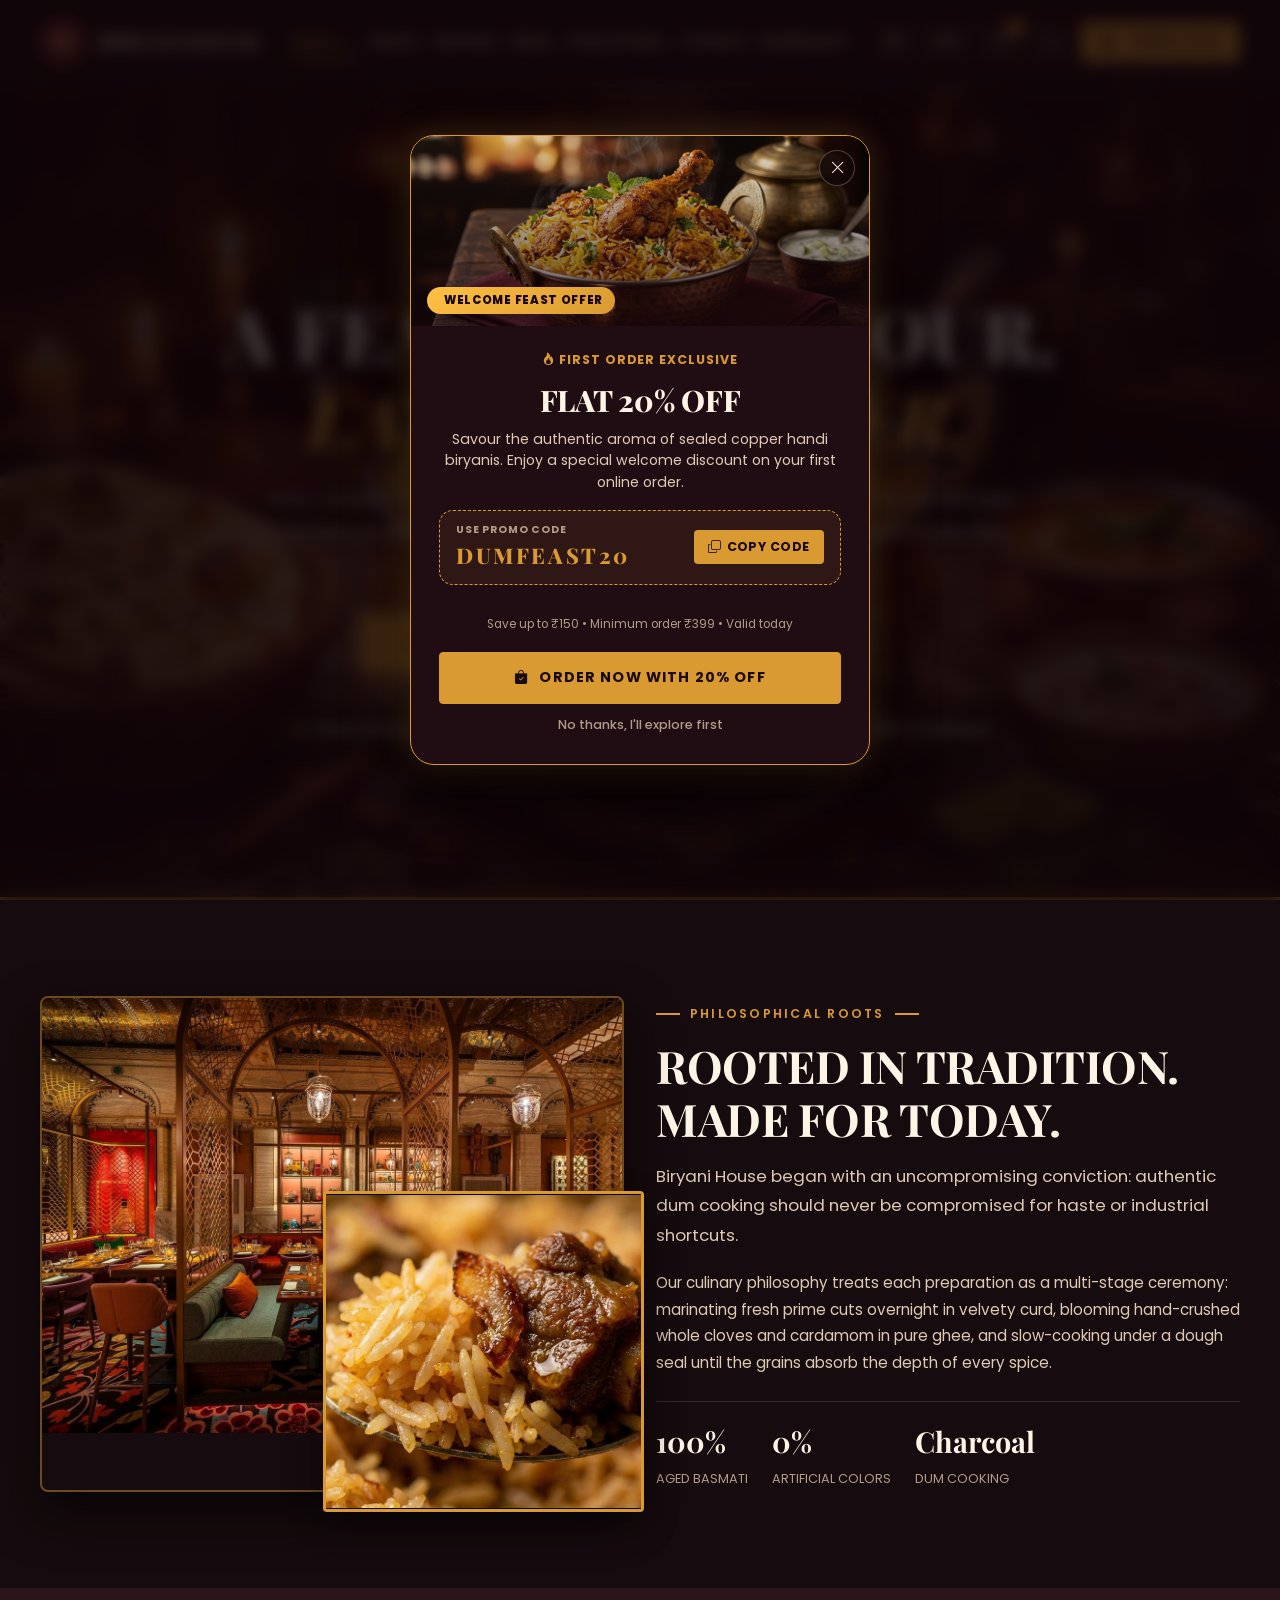
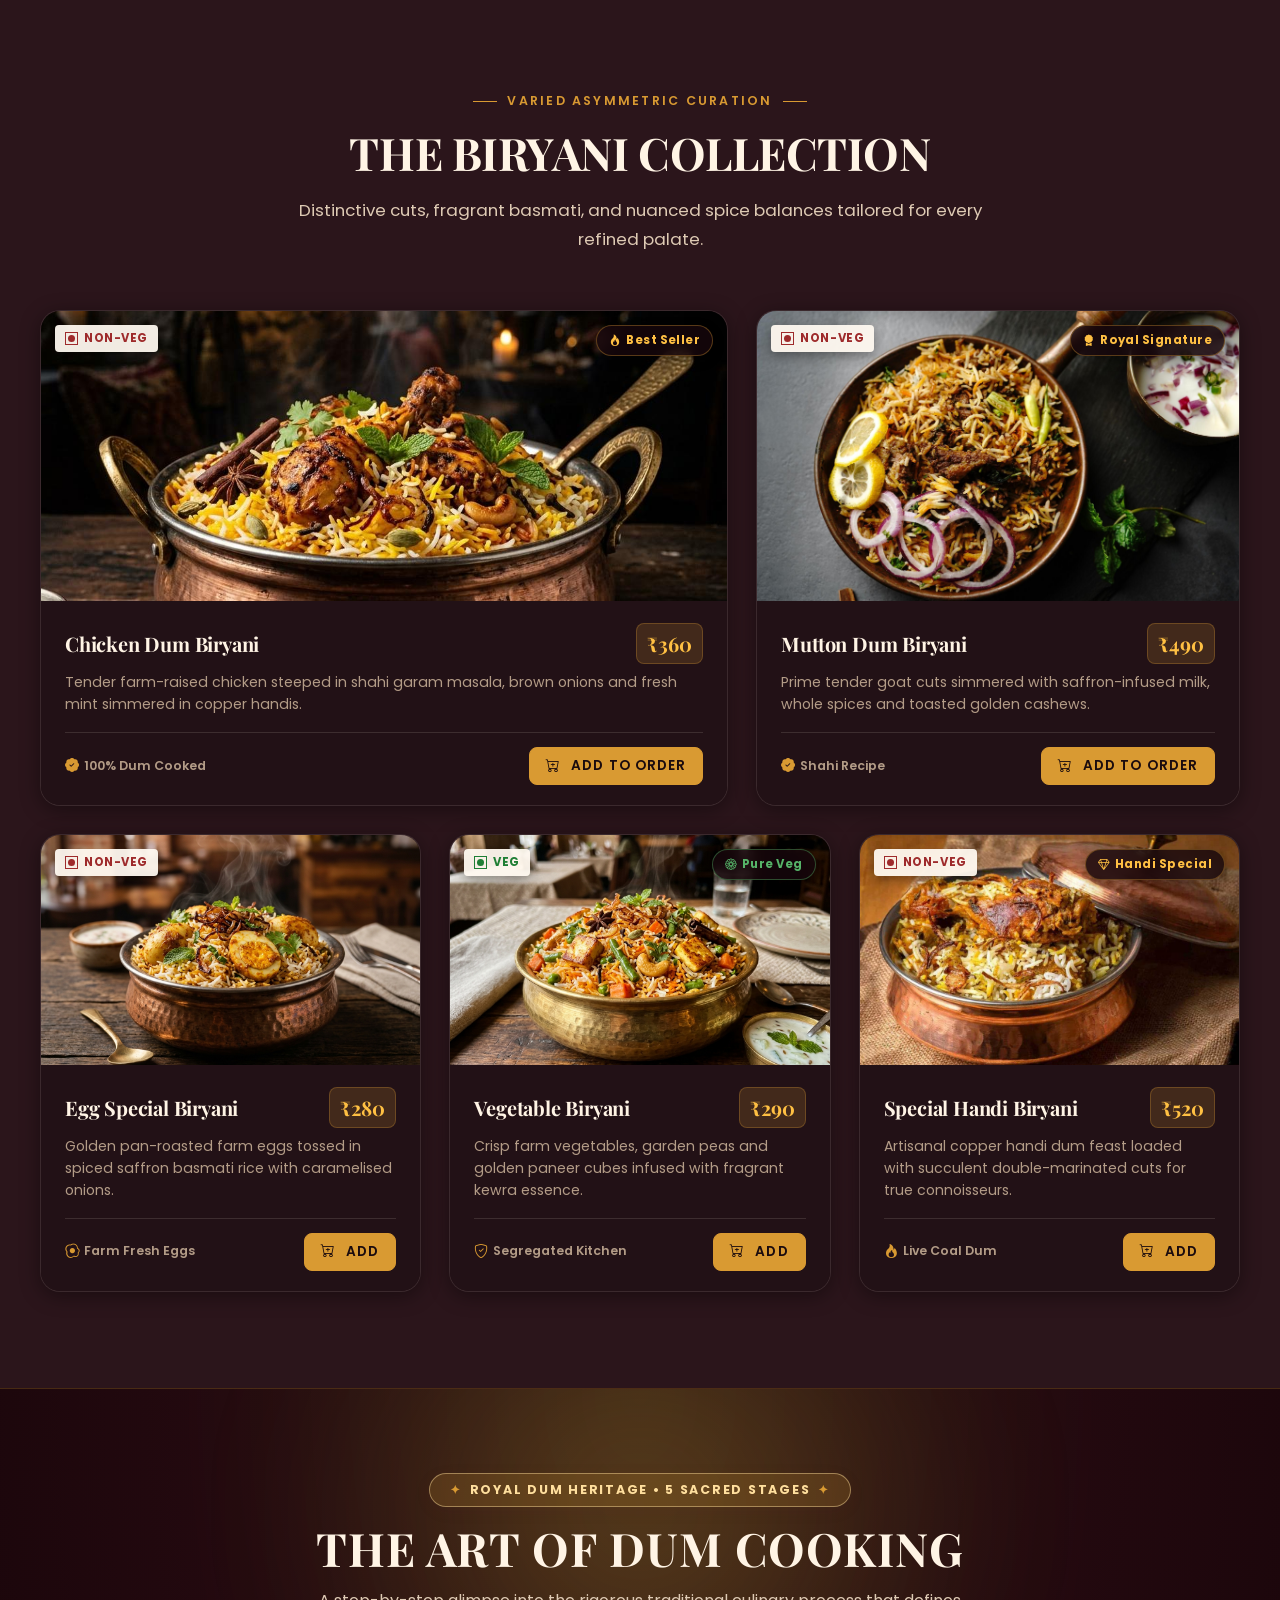
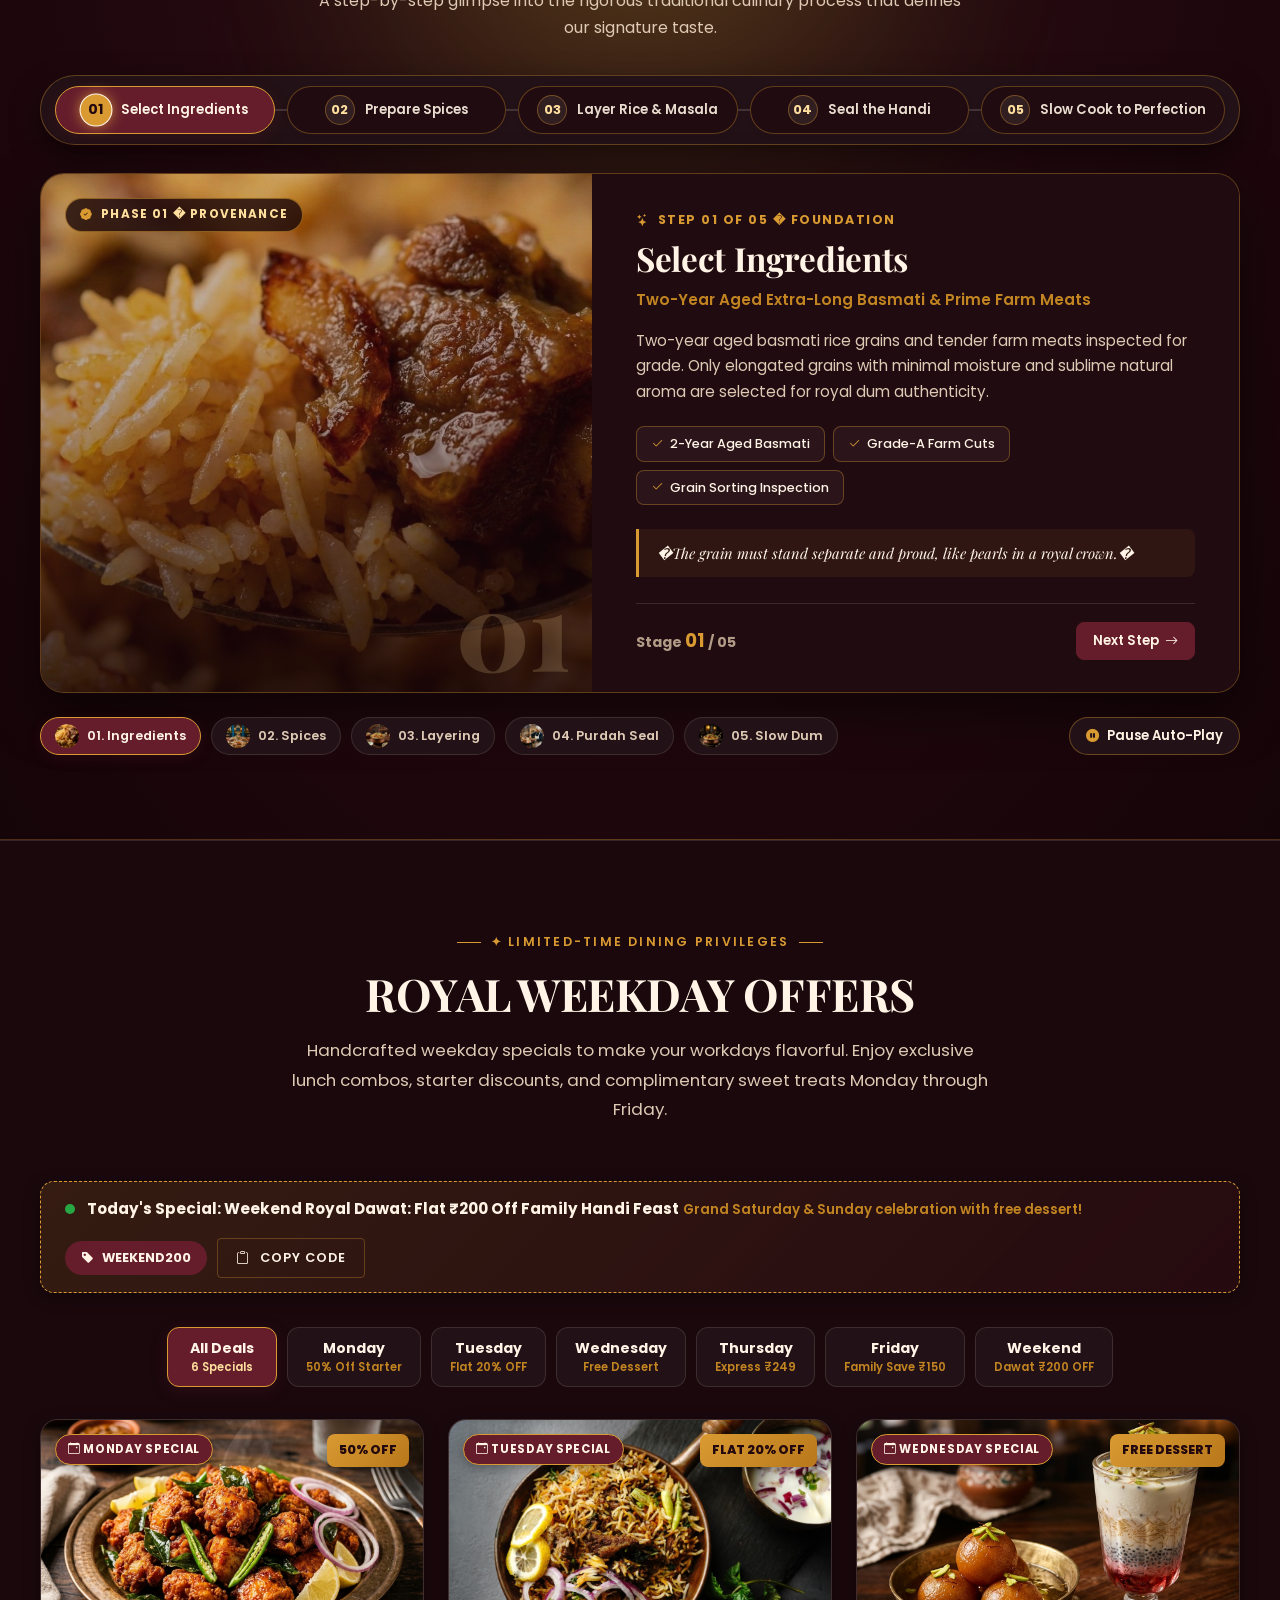
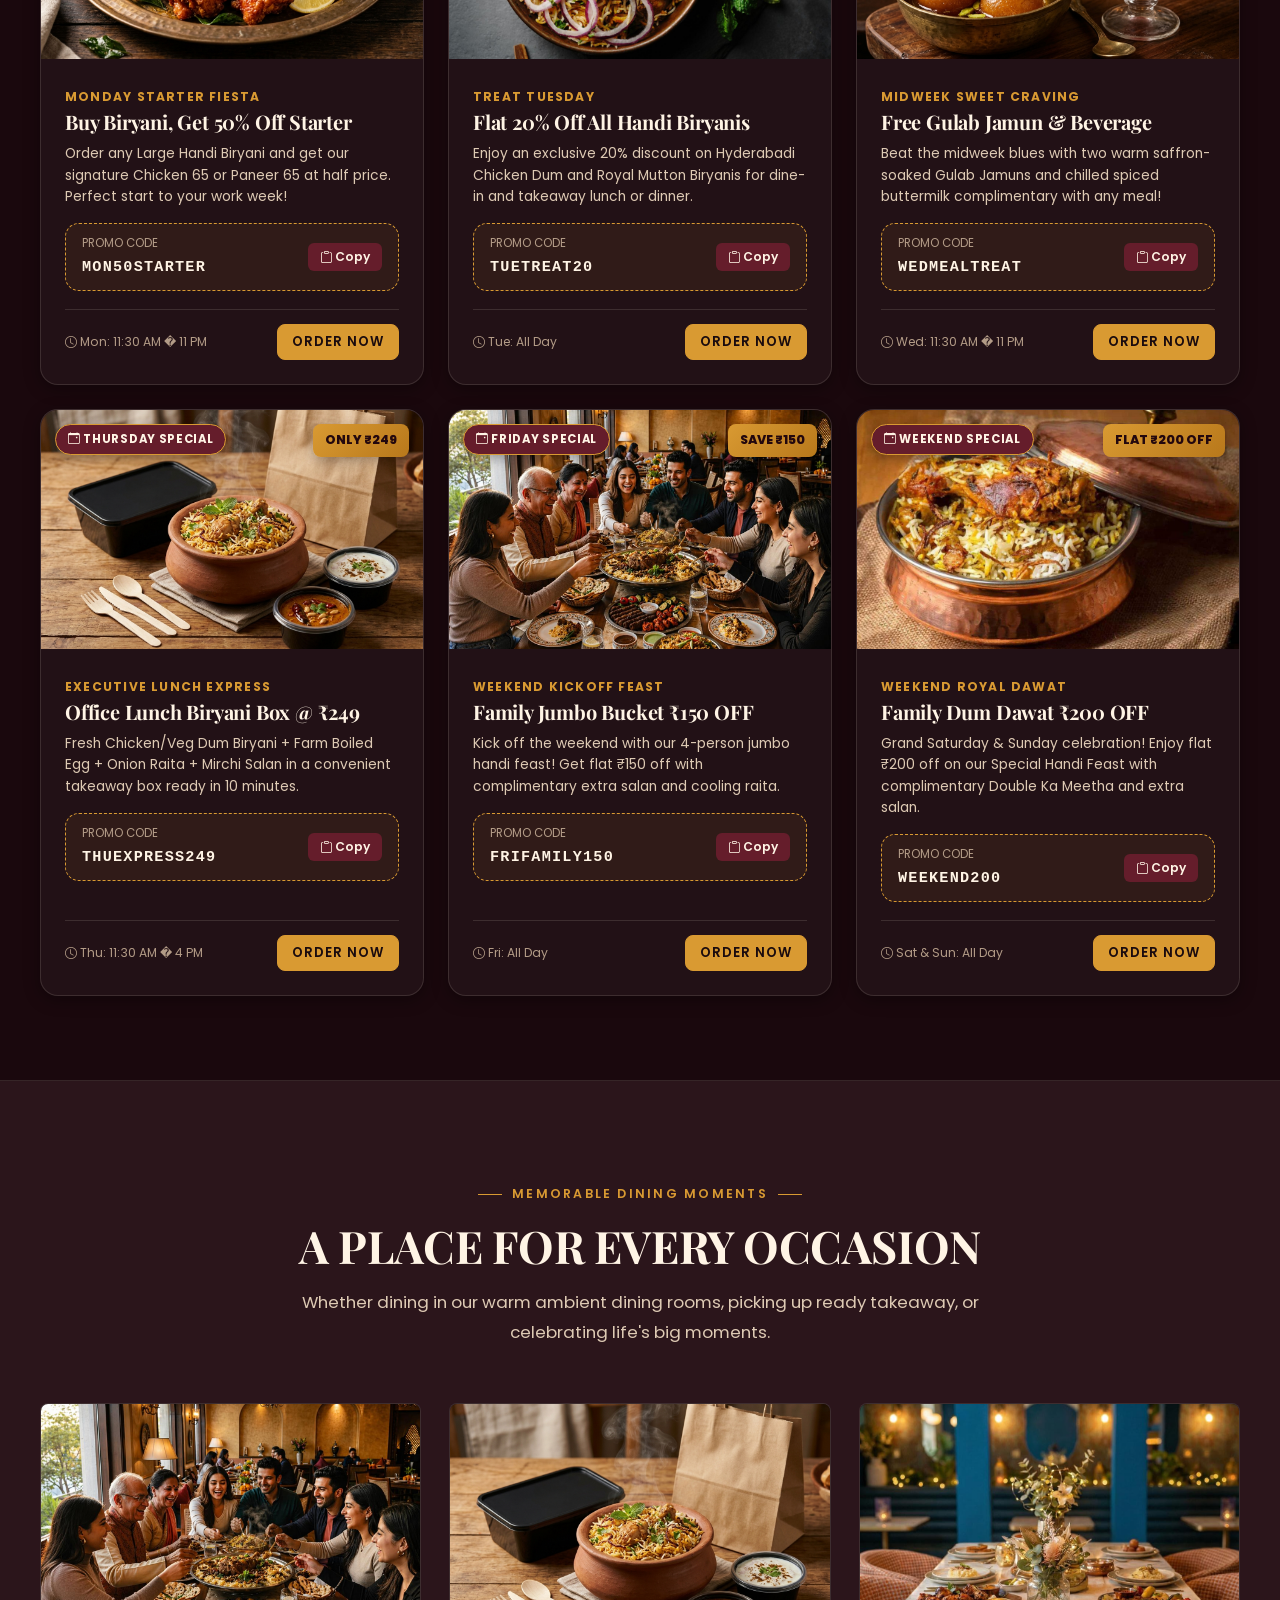
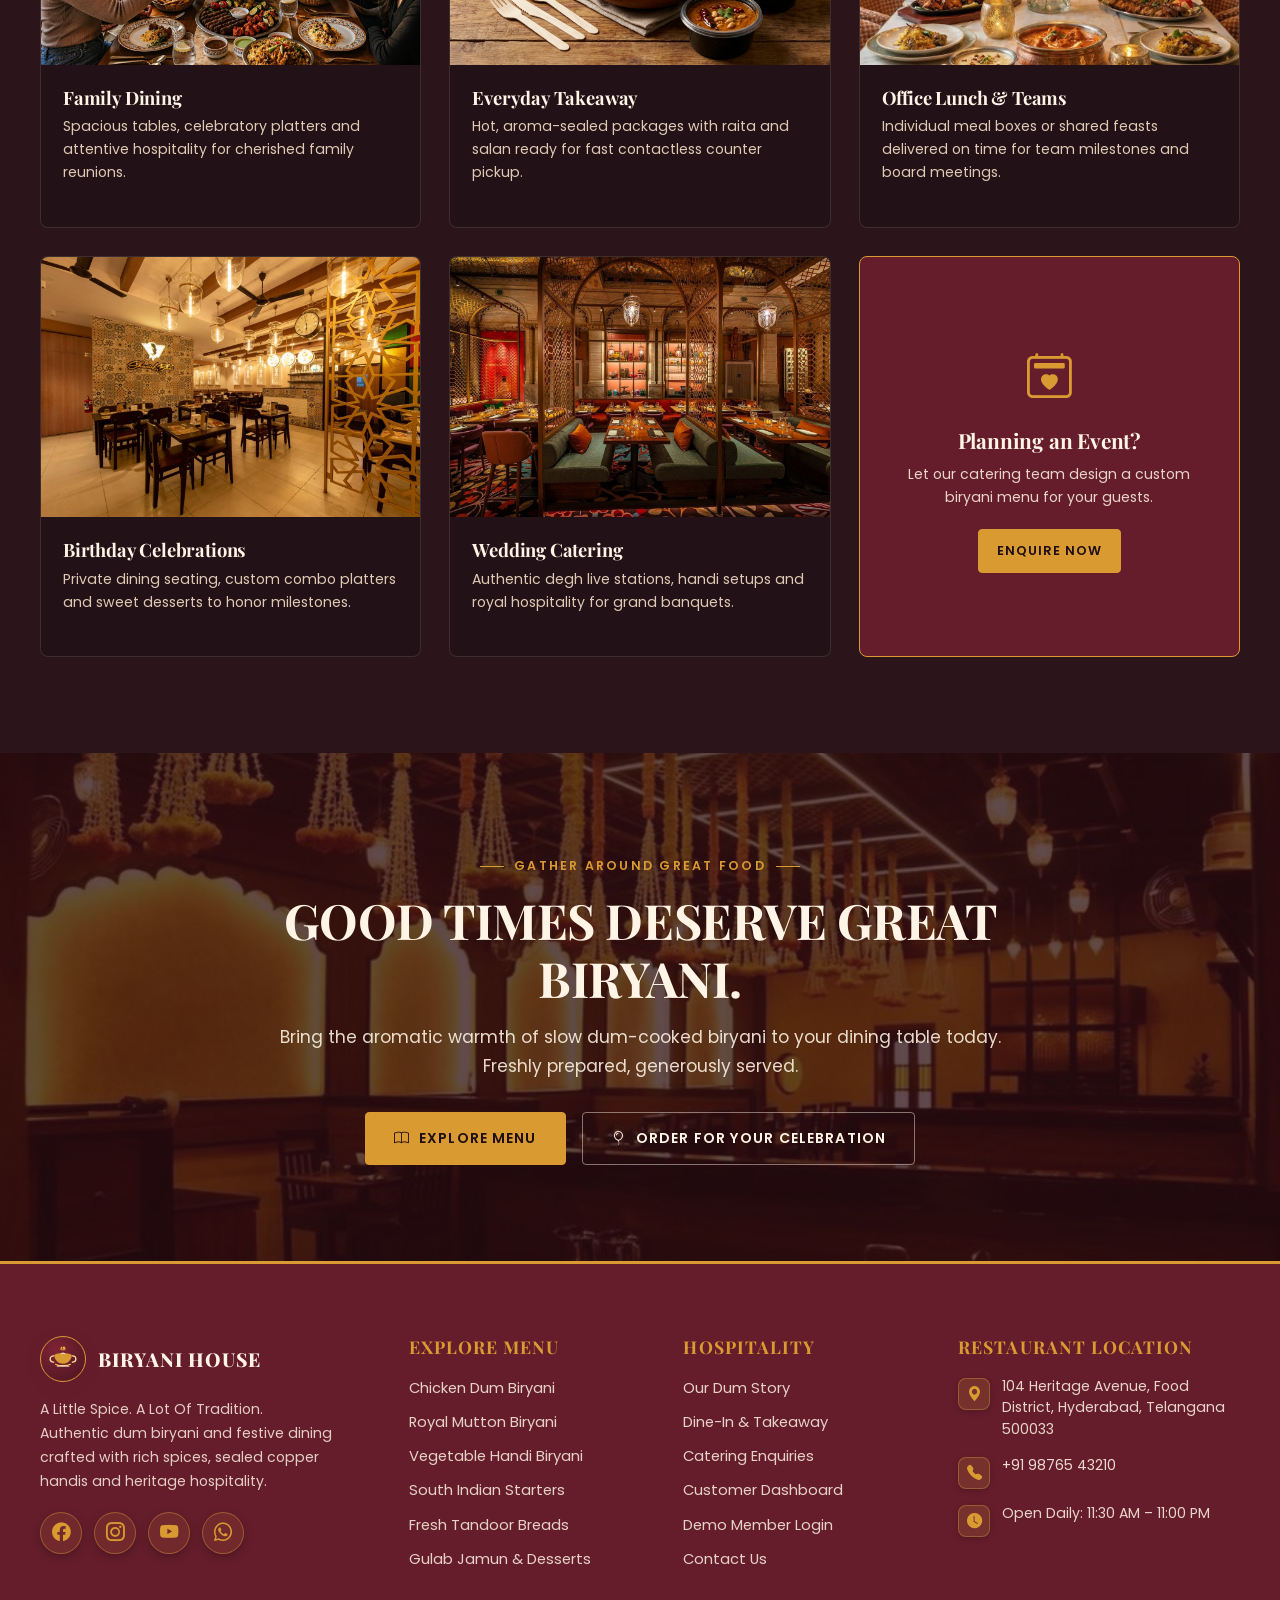
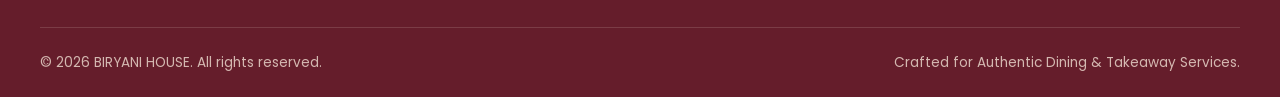
<file: home-2.html>
<!DOCTYPE html>
<html lang="en" dir="ltr" data-theme="dark">
<head>
  <meta charset="UTF-8">
  <meta name="viewport" content="width=device-width, initial-scale=1.0">
    <!-- Favicon (Brand Logo Mark) -->
  <link rel="icon" type="image/svg+xml" href="assets/images/favicon.svg">
  <link rel="alternate icon" href="assets/images/favicon.svg">
  <link rel="apple-touch-icon" href="assets/images/favicon.svg">
  <title>Home 2 | Biryani House & Takeaway</title>
  <meta name="description" content="An immersive culinary journey into traditional Indian dum cooking, royal spice layering, and slow charcoal simmering. Distinct editorial restaurant presentation.">
  <meta property="og:title" content="Home 2 | Biryani House & Takeaway">
  <meta property="og:description" content="A feast of flavour, layer by layer. Discover the authentic art of dum cooking.">
  <meta property="og:image" content="assets/images/2.jpg">
  
  <link rel="stylesheet" href="https://cdn.jsdelivr.net/npm/bootstrap-icons@1.11.3/font/bootstrap-icons.min.css">
  <link rel="stylesheet" href="assets/css/style.css">
</head>
<body>

  <!-- Sticky Premium Navbar -->
        <header class="site-header" id="siteHeader">
    <div class="container navbar-inner">
      <!-- Left: Brand Logo -->
      <a href="index.html" class="brand-logo" aria-label="Biryani House Home">
        <div class="brand-logo-mark">
          <svg viewBox="0 0 48 48" fill="none" xmlns="http://www.w3.org/2000/svg">
            <path d="M21 9c-.5-1.5 0-3 1-4M24 9.5c0-2 1-3.5 1-4.8M27 9c.5-1.5 0-3-1-4" stroke="#FFC043" stroke-width="1.8" stroke-linecap="round"/>
            <ellipse cx="24" cy="18" rx="14" ry="3.5" fill="#D99A32"/>
            <path d="M21 15.5c1-1.5 5-1.5 6 0" stroke="#FFF4E5" stroke-width="1.5" stroke-linecap="round"/>
            <path d="M10 18c.6 7 5.2 13.5 14 13.5s13.4-6.5 14-13.5H10z" fill="#D99A32"/>
            <path d="M9 19c-3.2 0-5.5 2.2-5.5 5s2.3 5 5.5 5M39 19c3.2 0 5.5 2.2 5.5 5s-2.3 5-5.5 5" stroke="#FFDF9E" stroke-width="2.2" stroke-linecap="round"/>
            <path d="M12 32.5c4 2.8 19 2.8 24 0" stroke="#FFC043" stroke-width="2" stroke-linecap="round"/>
            <path d="M15 35.5h18" stroke="#FFF4E5" stroke-width="2" stroke-linecap="round" opacity="0.8"/>
          </svg>
        </div>
        <span class="brand-name">BIRYANI HOUSE</span>
      </a>

      <!-- Center: Navigation Links -->
      <nav class="nav-links" aria-label="Primary Navigation">
        <!-- Home Dropdown Menu -->
        <div class="nav-dropdown">
          <a href="index.html" class="nav-link nav-dropdown-trigger active" aria-haspopup="true" aria-expanded="false">
            <span>Home</span>
            <i class="bi bi-chevron-down nav-dropdown-chevron"></i>
          </a>
          <div class="nav-dropdown-menu">
            <a href="index.html" class="nav-dropdown-item">
              <div class="dropdown-item-badge"><i class="bi bi-house-door-fill"></i></div>
              <div class="dropdown-item-text">
                <span class="dropdown-item-title">Home 1 &mdash; Traditional</span>
                <span class="dropdown-item-sub">Classic Handi &amp; Heritage Dum</span>
              </div>
            </a>
            <a href="home-2.html" class="nav-dropdown-item active">
              <div class="dropdown-item-badge"><i class="bi bi-fire"></i></div>
              <div class="dropdown-item-text">
                <span class="dropdown-item-title">Home 2 &mdash; Contemporary</span>
                <span class="dropdown-item-sub">Modern Charcoal &amp; Live Ordering</span>
              </div>
            </a>
          </div>
        </div>

        <a href="about.html" class="nav-link">About</a>
        <a href="services.html" class="nav-link">Services</a>
        <a href="menu.html" class="nav-link">Menu</a>
        <a href="party-orders.html" class="nav-link">Party Orders</a>
        <a href="contact.html" class="nav-link">Contact</a>
        <a href="dashboard.html" class="nav-link">Dashboard</a>
      </nav>

      <!-- Right: Action Controls -->
      <div class="nav-actions">
        <!-- Theme Toggle (Rule 22 - Desktop Only, In Drawer on Mobile/Tablet) -->
        <button class="icon-btn theme-toggle-btn desktop-only-control" title="Toggle Theme" aria-label="Toggle Theme">
          <i class="bi bi-moon-stars-fill"></i>
        </button>

        <!-- RTL Toggle (Rule 22 - Desktop Only, In Drawer on Mobile/Tablet) -->
        <button class="icon-btn rtl-toggle-btn desktop-only-control" title="Toggle RTL Layout" aria-label="Toggle RTL">
          RTL
        </button>

        <!-- Cart Drawer Toggle (Desktop Only) -->
        <button class="icon-btn cart-toggle-btn desktop-only-control" title="View Cart" aria-label="View Cart">
          <i class="bi bi-bag"></i>
          <span class="cart-badge cart-count-badge">3</span>
        </button>

        <!-- Customer Login Link (Desktop Only) -->
        <a href="login.html" class="icon-btn desktop-only-control" title="Customer Login" aria-label="Customer Login">
          <i class="bi bi-person"></i>
        </a>

        <!-- Order Now CTA (Desktop Only) -->
        <a href="menu.html" class="btn btn-primary nav-order-btn desktop-only-control">
          <i class="bi bi-bag-check-fill" style="margin-right: 6px;"></i>ORDER NOW
        </a>

        <!-- Mobile Hamburger Toggle (Tablet & Mobile Header Only) -->
        <button class="icon-btn mobile-menu-toggle" aria-label="Open Mobile Menu">
          <i class="bi bi-list" style="font-size: 1.4rem;"></i>
        </button>
      </div>
    </div>
  </header>

  <!-- Mobile Navigation Drawer Overlay (Rule 9) -->
  <div class="mobile-drawer-overlay"></div>
  <aside class="mobile-drawer" aria-label="Mobile Navigation Drawer">
    <div class="mobile-drawer-header">
      <div class="brand-logo">
        <div class="brand-logo-mark">
          <svg viewBox="0 0 48 48" fill="none" xmlns="http://www.w3.org/2000/svg">
            <path d="M21 9c-.5-1.5 0-3 1-4M24 9.5c0-2 1-3.5 1-4.8M27 9c.5-1.5 0-3-1-4" stroke="#FFC043" stroke-width="1.8" stroke-linecap="round"/>
            <ellipse cx="24" cy="18" rx="14" ry="3.5" fill="#D99A32"/>
            <path d="M21 15.5c1-1.5 5-1.5 6 0" stroke="#FFF4E5" stroke-width="1.5" stroke-linecap="round"/>
            <path d="M10 18c.6 7 5.2 13.5 14 13.5s13.4-6.5 14-13.5H10z" fill="#D99A32"/>
            <path d="M9 19c-3.2 0-5.5 2.2-5.5 5s2.3 5 5.5 5M39 19c3.2 0 5.5 2.2 5.5 5s-2.3 5-5.5 5" stroke="#FFDF9E" stroke-width="2.2" stroke-linecap="round"/>
            <path d="M12 32.5c4 2.8 19 2.8 24 0" stroke="#FFC043" stroke-width="2" stroke-linecap="round"/>
            <path d="M15 35.5h18" stroke="#FFF4E5" stroke-width="2" stroke-linecap="round" opacity="0.8"/>
          </svg>
        </div>
        <span class="brand-name">BIRYANI HOUSE</span>
      </div>
      <button class="icon-btn mobile-drawer-close" aria-label="Close Mobile Menu">
        <i class="bi bi-x-lg"></i>
      </button>
    </div>

    <!-- Mobile Navigation items (clean list, no extra row above Home) -->
    <nav class="mobile-nav-list">
      <!-- Mobile Home Accordion Submenu -->
      <div class="mobile-nav-accordion open">
        <button class="mobile-nav-link mobile-accordion-trigger active" aria-expanded="true">
          <span>Home</span>
          <i class="bi bi-chevron-down mobile-accordion-icon"></i>
        </button>
        <div class="mobile-accordion-content">
          <a href="index.html" class="mobile-subnav-link">
            <i class="bi bi-house-door-fill"></i> Home 1 &mdash; Traditional
          </a>
          <a href="home-2.html" class="mobile-subnav-link active">
            <i class="bi bi-fire"></i> Home 2 &mdash; Contemporary
          </a>
        </div>
      </div>

      <a href="about.html" class="mobile-nav-link">
        <span>About</span> <i class="bi bi-chevron-right"></i>
      </a>
      <a href="services.html" class="mobile-nav-link">
        <span>Services</span> <i class="bi bi-chevron-right"></i>
      </a>
      <a href="menu.html" class="mobile-nav-link">
        <span>Menu</span> <i class="bi bi-chevron-right"></i>
      </a>
      <a href="party-orders.html" class="mobile-nav-link">
        <span>Party Orders</span> <i class="bi bi-chevron-right"></i>
      </a>
      <a href="contact.html" class="mobile-nav-link">
        <span>Contact</span> <i class="bi bi-chevron-right"></i>
      </a>
      <a href="dashboard.html" class="mobile-nav-link">
        <span>Dashboard</span> <i class="bi bi-chevron-right"></i>
      </a>
    </nav>

    <!-- Mobile Drawer Footer: Exact Action Buttons as used in Web View + ORDER NOW CTA -->
    <div class="mobile-drawer-footer">
      <div class="mobile-drawer-icon-actions">
        <!-- Theme Toggle -->
        <button class="icon-btn theme-toggle-btn" title="Toggle Theme" aria-label="Toggle Theme">
          <i class="bi bi-moon-stars-fill"></i>
        </button>

        <!-- RTL Toggle -->
        <button class="icon-btn rtl-toggle-btn" title="Toggle RTL Layout" aria-label="Toggle RTL">
          RTL
        </button>

        <!-- Cart Drawer Toggle -->
        <button class="icon-btn cart-toggle-btn" title="View Cart" aria-label="View Cart">
          <i class="bi bi-bag"></i>
          <span class="cart-badge cart-count-badge">3</span>
        </button>

        <!-- Customer Login Link -->
        <a href="login.html" class="icon-btn" title="Customer Login" aria-label="Customer Login">
          <i class="bi bi-person"></i>
        </a>
      </div>

      <!-- Order Now CTA -->
      <a href="menu.html" class="btn btn-primary" style="width: 100%; justify-content: center; padding: 12px 20px;">
        <i class="bi bi-bag-check-fill" style="margin-right: 6px;"></i> ORDER NOW
      </a>
    </div>
  </aside>

  <main>
    <!-- =====================================================================
         SECTION 1 � EDITORIAL HERO (Grand Fullscreen Feast Presentation)
         ===================================================================== -->
    <section class="hero-editorial">
      <div class="hero-editorial-media">
        <img src="assets/images/hero-banner-new.jpg" alt="A Feast of Flavour - Royal Indian Dining Feast" class="hero-editorial-img" loading="eager">
        <!-- Live Steam Simulation -->
        <div class="hero-editorial-steam" aria-hidden="true">
          <div class="steam-wisp"></div>
          <div class="steam-wisp"></div>
          <div class="steam-wisp"></div>
        </div>
      </div>
      
      <!-- Gradient overlay allowing the table & food to shine brightly while keeping text readable -->
      <div class="hero-editorial-gradient"></div>
      
      <div class="container hero-editorial-stage">
        <div class="hero-editorial-content">
          <div class="hero-pill-badge">
            <span class="pulse-dot"></span> ARTISANAL GASTRONOMY
          </div>
          <h1 class="hero-editorial-title">
            A FEAST OF FLAVOUR, <br>
            <span class="accent-gold">LAYER BY LAYER.</span>
          </h1>
          <p class="hero-editorial-lead">
            Slow-cooked with tradition. Served with love. Every copper vessel holds an intricate harmony of aged basmati rice, tender meats, and whole spices sealed under heat until perfection awakens.
          </p>
          <div class="hero-editorial-cta-group">
            <a href="menu.html" class="btn btn-gold btn-hero-glow">
              <i class="bi bi-book"></i> DISCOVER THE MENU
            </a>
            <a href="about.html" class="btn btn-outline-light btn-hero-outline">
              OUR CULINARY STORY <i class="bi bi-arrow-right"></i>
            </a>
          </div>

          <!-- Floating Badges directly on the feast -->
          <div class="hero-floating-badges">
            <div class="floating-badge-pill">
              <i class="bi bi-fire"></i> Charcoal Dum
            </div>
            <div class="floating-badge-pill">
              <i class="bi bi-stars"></i> Royal Saffron
            </div>
            <div class="floating-badge-pill">
              <i class="bi bi-clock-history"></i> 2-Yr Aged Basmati
            </div>
            <div class="floating-badge-pill">
              <i class="bi bi-shield-check"></i> 100% Traditional
            </div>
          </div>
        </div>
      </div>
    </section>

    <!-- =====================================================================
         SECTION 2 � OUR STORY THROUGH FLAVOUR (Rule 13)
         ===================================================================== -->
    <section class="section">
      <div class="container">
        <div class="grid-2" style="align-items: center;">
          <div style="position: relative;">
            <div style="border-radius: var(--radius-md); overflow: hidden; border: 2px solid var(--border-gold); box-shadow: var(--shadow-lg); aspect-ratio: 4 / 3.4;">
              <img src="assets/images/15.jpg" alt="Authentic heritage dining atmosphere" loading="lazy">
            </div>
            <div style="position: absolute; bottom: -20px; inset-inline-end: -20px; width: 55%; border-radius: var(--radius-sm); overflow: hidden; border: 3px solid var(--saffron); box-shadow: var(--shadow-md);" class="desktop-only-control">
              <img src="assets/images/14.jpg" alt="Fragrant basmati rice texture" loading="lazy">
            </div>
          </div>

          <div>
            <span class="eyebrow">Philosophical Roots</span>
            <h2 class="section-title">ROOTED IN TRADITION. MADE FOR TODAY.</h2>
            <p class="section-subtitle" style="margin-bottom: 20px;">
              Biryani House began with an uncompromising conviction: authentic dum cooking should never be compromised for haste or industrial shortcuts.
            </p>
            <p style="font-size: 0.95rem; color: var(--text-secondary); line-height: 1.75; margin-bottom: 24px;">
              Our culinary philosophy treats each preparation as a multi-stage ceremony: marinating fresh prime cuts overnight in velvety curd, blooming hand-crushed whole cloves and cardamom in pure ghee, and slow-cooking under a dough seal until the grains absorb the depth of every spice.
            </p>
            <div style="display: flex; gap: 24px; padding-top: 16px; border-top: 1px solid var(--border-color);">
              <div>
                <strong style="display: block; font-family: var(--font-heading); font-size: 1.8rem; color: var(--text-heading);">100%</strong>
                <span style="font-size: 0.8rem; color: var(--text-muted); text-transform: uppercase;">Aged Basmati</span>
              </div>
              <div>
                <strong style="display: block; font-family: var(--font-heading); font-size: 1.8rem; color: var(--text-heading);">0%</strong>
                <span style="font-size: 0.8rem; color: var(--text-muted); text-transform: uppercase;">Artificial Colors</span>
              </div>
              <div>
                <strong style="display: block; font-family: var(--font-heading); font-size: 1.8rem; color: var(--text-heading);">Charcoal</strong>
                <span style="font-size: 0.8rem; color: var(--text-muted); text-transform: uppercase;">Dum Cooking</span>
              </div>
            </div>
          </div>
        </div>
      </div>
    </section>

    <!-- =====================================================================
         SECTION 3 � THE BIRYANI COLLECTION (Rule 13: Varied Asymmetric Bento)
         ===================================================================== -->
    <section class="section section-alt">
      <div class="container">
        <div class="section-header center">
          <span class="eyebrow">Varied Asymmetric Curation</span>
          <h2 class="section-title">THE BIRYANI COLLECTION</h2>
          <p class="section-subtitle">
            Distinctive cuts, fragrant basmati, and nuanced spice balances tailored for every refined palate.
          </p>
        </div>

        <div class="bento-collection">
          <!-- Item 1: Chicken Dum (Span 7) -->
          <article class="bento-item bento-span-7">
            <div class="bento-media">
              <img src="assets/images/1.jpg" alt="Chicken Dum Biryani" loading="lazy">
              <span class="diet-badge diet-nonveg bento-top-badge"><span class="diet-icon"></span> Non-Veg</span>
              <span class="bento-tag-pill"><i class="bi bi-fire"></i> Best Seller</span>
            </div>
            <div class="bento-body">
              <div class="bento-header-row">
                <h3 class="bento-title">Chicken Dum Biryani</h3>
                <span class="bento-price-tag">₹360</span>
              </div>
              <p class="bento-desc">Tender farm-raised chicken steeped in shahi garam masala, brown onions and fresh mint simmered in copper handis.</p>
              <div class="bento-footer-row">
                <span class="bento-meta-badge"><i class="bi bi-patch-check-fill"></i> 100% Dum Cooked</span>
                <button class="btn btn-primary btn-sm bento-order-btn" onclick="addToCart('item-1')">
                  <i class="bi bi-cart-plus"></i> Add to Order
                </button>
              </div>
            </div>
          </article>

          <!-- Item 2: Mutton Dum (Span 5) -->
          <article class="bento-item bento-span-5">
            <div class="bento-media">
              <img src="assets/images/2.jpg" alt="Mutton Dum Biryani" loading="lazy">
              <span class="diet-badge diet-nonveg bento-top-badge"><span class="diet-icon"></span> Non-Veg</span>
              <span class="bento-tag-pill"><i class="bi bi-award-fill"></i> Royal Signature</span>
            </div>
            <div class="bento-body">
              <div class="bento-header-row">
                <h3 class="bento-title">Mutton Dum Biryani</h3>
                <span class="bento-price-tag">₹490</span>
              </div>
              <p class="bento-desc">Prime tender goat cuts simmered with saffron-infused milk, whole spices and toasted golden cashews.</p>
              <div class="bento-footer-row">
                <span class="bento-meta-badge"><i class="bi bi-patch-check-fill"></i> Shahi Recipe</span>
                <button class="btn btn-primary btn-sm bento-order-btn" onclick="addToCart('item-2')">
                  <i class="bi bi-cart-plus"></i> Add to Order
                </button>
              </div>
            </div>
          </article>

          <!-- Item 3: Egg Biryani (Span 4) -->
          <article class="bento-item bento-span-4">
            <div class="bento-media">
              <img src="assets/images/egg-biryani.jpg" alt="Egg Biryani" loading="lazy">
              <span class="diet-badge diet-nonveg bento-top-badge"><span class="diet-icon"></span> Non-Veg</span>
            </div>
            <div class="bento-body">
              <div class="bento-header-row">
                <h3 class="bento-title">Egg Special Biryani</h3>
                <span class="bento-price-tag">₹280</span>
              </div>
              <p class="bento-desc">Golden pan-roasted farm eggs tossed in spiced saffron basmati rice with caramelised onions.</p>
              <div class="bento-footer-row">
                <span class="bento-meta-badge"><i class="bi bi-egg-fried"></i> Farm Fresh Eggs</span>
                <button class="btn btn-primary btn-sm bento-order-btn" onclick="addToCart('item-3')">
                  <i class="bi bi-cart-plus"></i> Add
                </button>
              </div>
            </div>
          </article>

          <!-- Item 4: Veg Biryani (Span 4) -->
          <article class="bento-item bento-span-4">
            <div class="bento-media">
              <img src="assets/images/veg-biryani.jpg" alt="Subz Vegetable Dum Biryani" loading="lazy">
              <span class="diet-badge diet-veg bento-top-badge"><span class="diet-icon"></span> Veg</span>
              <span class="bento-tag-pill veg-pill"><i class="bi bi-flower1"></i> Pure Veg</span>
            </div>
            <div class="bento-body">
              <div class="bento-header-row">
                <h3 class="bento-title">Vegetable Biryani</h3>
                <span class="bento-price-tag">₹290</span>
              </div>
              <p class="bento-desc">Crisp farm vegetables, garden peas and golden paneer cubes infused with fragrant kewra essence.</p>
              <div class="bento-footer-row">
                <span class="bento-meta-badge"><i class="bi bi-shield-check"></i> Segregated Kitchen</span>
                <button class="btn btn-primary btn-sm bento-order-btn" onclick="addToCart('item-4')">
                  <i class="bi bi-cart-plus"></i> Add
                </button>
              </div>
            </div>
          </article>

          <!-- Item 5: Special Handi Biryani (Span 4) -->
          <article class="bento-item bento-span-4">
            <div class="bento-media">
              <img src="assets/images/5.jpg" alt="Special Handi Biryani" loading="lazy">
              <span class="diet-badge diet-nonveg bento-top-badge"><span class="diet-icon"></span> Non-Veg</span>
              <span class="bento-tag-pill"><i class="bi bi-gem"></i> Handi Special</span>
            </div>
            <div class="bento-body">
              <div class="bento-header-row">
                <h3 class="bento-title">Special Handi Biryani</h3>
                <span class="bento-price-tag">₹520</span>
              </div>
              <p class="bento-desc">Artisanal copper handi dum feast loaded with succulent double-marinated cuts for true connoisseurs.</p>
              <div class="bento-footer-row">
                <span class="bento-meta-badge"><i class="bi bi-fire"></i> Live Coal Dum</span>
                <button class="btn btn-primary btn-sm bento-order-btn" onclick="addToCart('item-5')">
                  <i class="bi bi-cart-plus"></i> Add
                </button>
              </div>
            </div>
          </article>
        </div>
      </div>
    </section>

    <!-- =====================================================================
         SECTION 4 � THE ART OF DUM COOKING (Royal Masterclass Theater & Journey)
         ===================================================================== -->
    <section class="section-dum-masterclass" id="dum-journey">
      <div class="dum-ambient-glow" aria-hidden="true"></div>

      <div class="container">
        <!-- Section Header -->
        <div class="section-header center dum-header">
          <div class="dum-royal-badge">
            <span class="badge-sparkle">✦</span>
            <span>ROYAL DUM HERITAGE • 5 SACRED STAGES</span>
            <span class="badge-sparkle">✦</span>
          </div>
          <h2 class="section-title dum-title">THE ART OF DUM COOKING</h2>
          <p class="section-subtitle dum-subtitle">
            A step-by-step glimpse into the rigorous traditional culinary process that defines our signature taste.
          </p>
        </div>

        <!-- Top Connecting Golden Stepper Ribbon -->
        <div class="dum-stepper-track" role="tablist" aria-label="Dum Cooking Steps">
          <div class="dum-track-line" aria-hidden="true">
            <div class="dum-track-progress" id="dumTrackProgress"></div>
          </div>

          <button type="button" class="dum-step-btn active" role="tab" aria-selected="true" data-step="0">
            <span class="step-btn-num">01</span>
            <span class="step-btn-title">Select Ingredients</span>
          </button>

          <button type="button" class="dum-step-btn" role="tab" aria-selected="false" data-step="1">
            <span class="step-btn-num">02</span>
            <span class="step-btn-title">Prepare Spices</span>
          </button>

          <button type="button" class="dum-step-btn" role="tab" aria-selected="false" data-step="2">
            <span class="step-btn-num">03</span>
            <span class="step-btn-title">Layer Rice & Masala</span>
          </button>

          <button type="button" class="dum-step-btn" role="tab" aria-selected="false" data-step="3">
            <span class="step-btn-num">04</span>
            <span class="step-btn-title">Seal the Handi</span>
          </button>

          <button type="button" class="dum-step-btn" role="tab" aria-selected="false" data-step="4">
            <span class="step-btn-num">05</span>
            <span class="step-btn-title">Slow Cook to Perfection</span>
          </button>
        </div>

        <!-- Grand Masterclass Theater Stage -->
        <div class="dum-theater-stage" id="dumTheaterStage">

          <!-- Slide 1 -->
          <article class="dum-theater-slide active" data-slide="0" role="tabpanel">
            <div class="dum-slide-visual">
              <img src="assets/images/14.jpg" alt="Step 1: Two-year aged basmati rice grains and inspected farm meats" class="dum-slide-img" loading="lazy">
              <div class="dum-visual-overlay"></div>
              <span class="dum-visual-tag"><i class="bi bi-patch-check-fill" style="color: var(--saffron);"></i> Phase 01 � Provenance</span>
              <span class="dum-visual-watermark" aria-hidden="true">01</span>
            </div>
            <div class="dum-slide-content">
              <span class="dum-content-stage-indicator"><i class="bi bi-stars"></i> Step 01 of 05 � Foundation</span>
              <h3 class="dum-content-title">Select Ingredients</h3>
              <p class="dum-content-subtitle">Two-Year Aged Extra-Long Basmati & Prime Farm Meats</p>
              <p class="dum-content-desc">
                Two-year aged basmati rice grains and tender farm meats inspected for grade. Only elongated grains with minimal moisture and sublime natural aroma are selected for royal dum authenticity.
              </p>
              <div class="dum-content-highlights">
                <span class="dum-chip"><i class="bi bi-check2"></i> 2-Year Aged Basmati</span>
                <span class="dum-chip"><i class="bi bi-check2"></i> Grade-A Farm Cuts</span>
                <span class="dum-chip"><i class="bi bi-check2"></i> Grain Sorting Inspection</span>
              </div>
              <blockquote class="dum-content-quote">
                �The grain must stand separate and proud, like pearls in a royal crown.�
              </blockquote>
              <div class="dum-slide-nav-bar">
                <span class="dum-slide-counter">Stage <strong>01</strong> / 05</span>
                <div class="dum-nav-btns">
                  <button type="button" class="dum-nav-arrow-btn primary dum-next-btn">Next Step <i class="bi bi-arrow-right"></i></button>
                </div>
              </div>
            </div>
          </article>

          <!-- Slide 2 -->
          <article class="dum-theater-slide" data-slide="1" role="tabpanel">
            <div class="dum-slide-visual">
              <img src="assets/images/10.jpg" alt="Step 2: Whole spices and fresh stone-ground masalas" class="dum-slide-img" loading="lazy">
              <div class="dum-visual-overlay"></div>
              <span class="dum-visual-tag"><i class="bi bi-mortarboard-fill" style="color: var(--saffron);"></i> Phase 02 � Alchemy</span>
              <span class="dum-visual-watermark" aria-hidden="true">02</span>
            </div>
            <div class="dum-slide-content">
              <span class="dum-content-stage-indicator"><i class="bi bi-stars"></i> Step 02 of 05 � Spice Craft</span>
              <h3 class="dum-content-title">Prepare Spices</h3>
              <p class="dum-content-subtitle">Whole Cardamom, Shahi Jeera & Stone-Ground Masalas</p>
              <p class="dum-content-desc">
                Whole cardamom pods, black cloves, shahi jeera, star anise, and pure saffron stone-ground fresh every dawn. Ground cold at room temperature to preserve delicate essential oils.
              </p>
              <div class="dum-content-highlights">
                <span class="dum-chip"><i class="bi bi-check2"></i> Whole Green Cardamom</span>
                <span class="dum-chip"><i class="bi bi-check2"></i> Pure Kashmiri Saffron</span>
                <span class="dum-chip"><i class="bi bi-check2"></i> Stone-Ground Fresh</span>
              </div>
              <blockquote class="dum-content-quote">
                �Spices awaken in warm ghee, releasing royal fragrance before meeting the grain.�
              </blockquote>
              <div class="dum-slide-nav-bar">
                <span class="dum-slide-counter">Stage <strong>02</strong> / 05</span>
                <div class="dum-nav-btns">
                  <button type="button" class="dum-nav-arrow-btn dum-prev-btn"><i class="bi bi-arrow-left"></i> Previous</button>
                  <button type="button" class="dum-nav-arrow-btn primary dum-next-btn">Next Step <i class="bi bi-arrow-right"></i></button>
                </div>
              </div>
            </div>
          </article>

          <!-- Slide 3 -->
          <article class="dum-theater-slide" data-slide="2" role="tabpanel">
            <div class="dum-slide-visual">
              <img src="assets/images/4.jpg" alt="Step 3: Layering parboiled rice, seasoned meat, fried onions and ghee" class="dum-slide-img" loading="lazy">
              <div class="dum-visual-overlay"></div>
              <span class="dum-visual-tag"><i class="bi bi-layers-fill" style="color: var(--saffron);"></i> Phase 03 � Architecture</span>
              <span class="dum-visual-watermark" aria-hidden="true">03</span>
            </div>
            <div class="dum-slide-content">
              <span class="dum-content-stage-indicator"><i class="bi bi-stars"></i> Step 03 of 05 � Layering Art</span>
              <h3 class="dum-content-title">Layer Rice & Masala</h3>
              <p class="dum-content-subtitle">70% Parboiled Rice, Golden Barista & Desi Ghee</p>
              <p class="dum-content-desc">
                Precise alternating tiers of 70% parboiled rice, seasoned meat, caramelized golden onions (barista), garden-fresh mint, and pure warm desi ghee to lock in flavor gradients.
              </p>
              <div class="dum-content-highlights">
                <span class="dum-chip"><i class="bi bi-check2"></i> Golden Barista Onions</span>
                <span class="dum-chip"><i class="bi bi-check2"></i> Pure Desi Ghee</span>
                <span class="dum-chip"><i class="bi bi-check2"></i> Fresh Mint & Kewra</span>
              </div>
              <blockquote class="dum-content-quote">
                �Every tier traps steam at a different temperature gradient for tender perfection.�
              </blockquote>
              <div class="dum-slide-nav-bar">
                <span class="dum-slide-counter">Stage <strong>03</strong> / 05</span>
                <div class="dum-nav-btns">
                  <button type="button" class="dum-nav-arrow-btn dum-prev-btn"><i class="bi bi-arrow-left"></i> Previous</button>
                  <button type="button" class="dum-nav-arrow-btn primary dum-next-btn">Next Step <i class="bi bi-arrow-right"></i></button>
                </div>
              </div>
            </div>
          </article>

          <!-- Slide 4 -->
          <article class="dum-theater-slide" data-slide="3" role="tabpanel">
            <div class="dum-slide-visual">
              <img src="assets/images/chef-dum.jpg" alt="Step 4: Sealing copper handi with airtight wheat flour dough" class="dum-slide-img" loading="lazy">
              <div class="dum-visual-overlay"></div>
              <span class="dum-visual-tag"><i class="bi bi-shield-lock-fill" style="color: var(--saffron);"></i> Phase 04 � Purdah (Seal)</span>
              <span class="dum-visual-watermark" aria-hidden="true">04</span>
            </div>
            <div class="dum-slide-content">
              <span class="dum-content-stage-indicator"><i class="bi bi-stars"></i> Step 04 of 05 � Pressure Seal</span>
              <h3 class="dum-content-title">Seal the Handi</h3>
              <p class="dum-content-subtitle">Airtight Wheat Flour Dough Barrier on Heavy Copper</p>
              <p class="dum-content-desc">
                Airtight wheat flour dough barrier firmly applied along the copper handi rim to prevent steam from escaping. It transforms the vessel into a self-pressurized aromatic oven.
              </p>
              <div class="dum-content-highlights">
                <span class="dum-chip"><i class="bi bi-check2"></i> Traditional Atta Purdah</span>
                <span class="dum-chip"><i class="bi bi-check2"></i> Zero Steam Leakage</span>
                <span class="dum-chip"><i class="bi bi-check2"></i> Heavy Copper Handi</span>
              </div>
              <blockquote class="dum-content-quote">
                �Not a single drop of fragrant moisture is allowed to escape into the open air.�
              </blockquote>
              <div class="dum-slide-nav-bar">
                <span class="dum-slide-counter">Stage <strong>04</strong> / 05</span>
                <div class="dum-nav-btns">
                  <button type="button" class="dum-nav-arrow-btn dum-prev-btn"><i class="bi bi-arrow-left"></i> Previous</button>
                  <button type="button" class="dum-nav-arrow-btn primary dum-next-btn">Next Step <i class="bi bi-arrow-right"></i></button>
                </div>
              </div>
            </div>
          </article>

          <!-- Slide 5 -->
          <article class="dum-theater-slide" data-slide="4" role="tabpanel">
            <div class="dum-slide-visual">
              <img src="assets/images/1.jpg" alt="Step 5: Slow charcoal cooked authentic biryani in handi" class="dum-slide-img" loading="lazy">
              <div class="dum-visual-overlay"></div>
              <span class="dum-visual-tag"><i class="bi bi-fire" style="color: var(--saffron);"></i> Phase 05 � Dum Pukht</span>
              <span class="dum-visual-watermark" aria-hidden="true">05</span>
              <div class="dum-steam-waves" aria-hidden="true">
                <span class="steam-plume plume-1"></span>
                <span class="steam-plume plume-2"></span>
                <span class="steam-plume plume-3"></span>
              </div>
            </div>
            <div class="dum-slide-content">
              <span class="dum-content-stage-indicator"><i class="bi bi-stars"></i> Step 05 of 05 � Dum Simmer</span>
              <h3 class="dum-content-title">Slow Cook to Perfection</h3>
              <p class="dum-content-subtitle">Gentle Charcoal Embers & Circulatory Steam Basting</p>
              <p class="dum-content-desc">
                Gentle indirect heat allows trapped moisture to baste the rice grains into delicate perfection. Internal circulatory vapor tenderizes the meat until it melts like butter.
              </p>
              <div class="dum-content-highlights">
                <span class="dum-chip"><i class="bi bi-check2"></i> 45-Min Charcoal Dum</span>
                <span class="dum-chip"><i class="bi bi-check2"></i> Self-Basting Vapor</span>
                <span class="dum-chip"><i class="bi bi-check2"></i> Pearl-Separated Rice</span>
              </div>
              <blockquote class="dum-content-quote">
                �When the seal is broken at your table, 400 years of royal heritage bursts forth.�
              </blockquote>
              <div class="dum-slide-nav-bar">
                <span class="dum-slide-counter">Stage <strong>05</strong> / 05</span>
                <div class="dum-nav-btns">
                  <button type="button" class="dum-nav-arrow-btn dum-prev-btn"><i class="bi bi-arrow-left"></i> Previous</button>
                  <a href="menu.html" class="dum-nav-arrow-btn primary">Order Biryani <i class="bi bi-arrow-right"></i></a>
                </div>
              </div>
            </div>
          </article>

        </div>

        <!-- Bottom Milestone Quick Selector Bar -->
        <div class="dum-bottom-bar">
          <div class="dum-milestones-row" role="tablist" aria-label="Jump to stage">
            <button type="button" class="dum-milestone-pill active" data-step="0">
              <img src="assets/images/14.jpg" alt="" loading="lazy">
              <span>01. Ingredients</span>
            </button>
            <button type="button" class="dum-milestone-pill" data-step="1">
              <img src="assets/images/10.jpg" alt="" loading="lazy">
              <span>02. Spices</span>
            </button>
            <button type="button" class="dum-milestone-pill" data-step="2">
              <img src="assets/images/4.jpg" alt="" loading="lazy">
              <span>03. Layering</span>
            </button>
            <button type="button" class="dum-milestone-pill" data-step="3">
              <img src="assets/images/chef-dum.jpg" alt="" loading="lazy">
              <span>04. Purdah Seal</span>
            </button>
            <button type="button" class="dum-milestone-pill" data-step="4">
              <img src="assets/images/1.jpg" alt="" loading="lazy">
              <span>05. Slow Dum</span>
            </button>
          </div>

          <button type="button" class="dum-autoplay-btn playing" id="dumAutoPlayBtn" aria-label="Toggle story auto-play">
            <i class="bi bi-pause-circle-fill" style="color: var(--saffron);"></i>
            <span>Pause Auto-Play</span>
          </button>
        </div>

      </div>
    </section>

    <!-- =====================================================================
         SECTION 4.5 � ROYAL WEEKDAY OFFERS & DEALS (Monday to Friday Specials)
         ===================================================================== -->
    <section class="section-weekday-offers" id="weekday-offers">
      <div class="container">
        <div class="section-header center">
          <span class="eyebrow">✦ Limited-Time Dining Privileges</span>
          <h2 class="section-title">ROYAL WEEKDAY OFFERS</h2>
          <p class="section-subtitle">
            Handcrafted weekday specials to make your workdays flavorful. Enjoy exclusive lunch combos, starter discounts, and complimentary sweet treats Monday through Friday.
          </p>
        </div>

        <!-- Dynamic Live Today Banner -->
        <div class="weekday-live-banner" id="weekdayLiveBanner">
          <div class="weekday-live-left">
            <span class="live-pulse-dot"></span>
            <div>
              <span class="weekday-live-title" id="todayOfferTitle">Today's Weekday Special</span>
              <span class="weekday-live-tag" id="todayOfferSubtitle">Exclusive for Dine-in & Takeaway</span>
            </div>
          </div>
          <div class="weekday-live-right" style="display: flex; align-items: center; gap: 10px;">
            <span class="weekday-live-badge"><i class="bi bi-tag-fill"></i> <span id="todayOfferCode">WEEKDAYDUM</span></span>
            <button type="button" class="btn btn-outline btn-sm copy-today-code-btn" data-code="WEEKDAYDUM">
              <i class="bi bi-clipboard"></i> Copy Code
            </button>
          </div>
        </div>

        <!-- Day Selector Tabs -->
        <div class="weekday-day-tabs" role="tablist" aria-label="Weekday Offers Filter">
          <button type="button" class="weekday-day-btn active" data-day="all">
            <span class="day-name">All Deals</span>
            <span class="day-deal-tag">6 Specials</span>
          </button>
          <button type="button" class="weekday-day-btn" data-day="mon">
            <span class="day-name">Monday</span>
            <span class="day-deal-tag">50% Off Starter</span>
          </button>
          <button type="button" class="weekday-day-btn" data-day="tue">
            <span class="day-name">Tuesday</span>
            <span class="day-deal-tag">Flat 20% OFF</span>
          </button>
          <button type="button" class="weekday-day-btn" data-day="wed">
            <span class="day-name">Wednesday</span>
            <span class="day-deal-tag">Free Dessert</span>
          </button>
          <button type="button" class="weekday-day-btn" data-day="thu">
            <span class="day-name">Thursday</span>
            <span class="day-deal-tag">Express ₹249</span>
          </button>
          <button type="button" class="weekday-day-btn" data-day="fri">
            <span class="day-name">Friday</span>
            <span class="day-deal-tag">Family Save ₹150</span>
          </button>
          <button type="button" class="weekday-day-btn" data-day="weekend">
            <span class="day-name">Weekend</span>
            <span class="day-deal-tag">Dawat ₹200 OFF</span>
          </button>
        </div>

        <!-- Offers Cards Grid -->
        <div class="weekday-offers-grid" id="weekdayOffersGrid">

          <!-- Monday Deal -->
          <article class="weekday-offer-card" data-day="mon">
            <div class="offer-card-media">
              <img src="assets/images/chicken-65.jpg" alt="Monday Special: Crispy Chicken 65 Starter" loading="lazy">
              <span class="offer-badge"><i class="bi bi-calendar-event"></i> Monday Special</span>
              <span class="offer-discount-chip">50% OFF</span>
            </div>
            <div class="offer-card-body">
              <div>
                <span class="offer-card-day">Monday Starter Fiesta</span>
                <h3 class="offer-card-title">Buy Biryani, Get 50% Off Starter</h3>
                <p class="offer-card-desc">
                  Order any Large Handi Biryani and get our signature Chicken 65 or Paneer 65 at half price. Perfect start to your work week!
                </p>
                <div class="offer-coupon-box">
                  <div>
                    <span style="font-size: 0.72rem; color: var(--text-muted); display: block;">PROMO CODE</span>
                    <span class="coupon-code-text">MON50STARTER</span>
                  </div>
                  <button type="button" class="copy-coupon-btn" data-code="MON50STARTER">
                    <i class="bi bi-clipboard"></i> Copy
                  </button>
                </div>
              </div>
              <div class="offer-card-footer">
                <span class="offer-validity"><i class="bi bi-clock"></i> Mon: 11:30 AM � 11 PM</span>
                <a href="menu.html" class="btn btn-primary btn-sm offer-order-btn">Order Now</a>
              </div>
            </div>
          </article>

          <!-- Tuesday Deal -->
          <article class="weekday-offer-card" data-day="tue">
            <div class="offer-card-media">
              <img src="assets/images/2.jpg" alt="Tuesday Special: Royal Mutton Handi Biryani" loading="lazy">
              <span class="offer-badge"><i class="bi bi-calendar-event"></i> Tuesday Special</span>
              <span class="offer-discount-chip">FLAT 20% OFF</span>
            </div>
            <div class="offer-card-body">
              <div>
                <span class="offer-card-day">Treat Tuesday</span>
                <h3 class="offer-card-title">Flat 20% Off All Handi Biryanis</h3>
                <p class="offer-card-desc">
                  Enjoy an exclusive 20% discount on Hyderabadi Chicken Dum and Royal Mutton Biryanis for dine-in and takeaway lunch or dinner.
                </p>
                <div class="offer-coupon-box">
                  <div>
                    <span style="font-size: 0.72rem; color: var(--text-muted); display: block;">PROMO CODE</span>
                    <span class="coupon-code-text">TUETREAT20</span>
                  </div>
                  <button type="button" class="copy-coupon-btn" data-code="TUETREAT20">
                    <i class="bi bi-clipboard"></i> Copy
                  </button>
                </div>
              </div>
              <div class="offer-card-footer">
                <span class="offer-validity"><i class="bi bi-clock"></i> Tue: All Day</span>
                <a href="menu.html" class="btn btn-primary btn-sm offer-order-btn">Order Now</a>
              </div>
            </div>
          </article>

          <!-- Wednesday Deal -->
          <article class="weekday-offer-card" data-day="wed">
            <div class="offer-card-media">
              <img src="assets/images/gulab-jamun.jpg" alt="Wednesday Special: Warm Royal Gulab Jamun" loading="lazy">
              <span class="offer-badge"><i class="bi bi-calendar-event"></i> Wednesday Special</span>
              <span class="offer-discount-chip">FREE DESSERT</span>
            </div>
            <div class="offer-card-body">
              <div>
                <span class="offer-card-day">Midweek Sweet Craving</span>
                <h3 class="offer-card-title">Free Gulab Jamun & Beverage</h3>
                <p class="offer-card-desc">
                  Beat the midweek blues with two warm saffron-soaked Gulab Jamuns and chilled spiced buttermilk complimentary with any meal!
                </p>
                <div class="offer-coupon-box">
                  <div>
                    <span style="font-size: 0.72rem; color: var(--text-muted); display: block;">PROMO CODE</span>
                    <span class="coupon-code-text">WEDMEALTREAT</span>
                  </div>
                  <button type="button" class="copy-coupon-btn" data-code="WEDMEALTREAT">
                    <i class="bi bi-clipboard"></i> Copy
                  </button>
                </div>
              </div>
              <div class="offer-card-footer">
                <span class="offer-validity"><i class="bi bi-clock"></i> Wed: 11:30 AM � 11 PM</span>
                <a href="menu.html" class="btn btn-primary btn-sm offer-order-btn">Order Now</a>
              </div>
            </div>
          </article>

          <!-- Thursday Deal -->
          <article class="weekday-offer-card" data-day="thu">
            <div class="offer-card-media">
              <img src="assets/images/takeaway-pack.jpg" alt="Thursday Special: Executive Express Lunch Box" loading="lazy">
              <span class="offer-badge"><i class="bi bi-calendar-event"></i> Thursday Special</span>
              <span class="offer-discount-chip">ONLY ₹249</span>
            </div>
            <div class="offer-card-body">
              <div>
                <span class="offer-card-day">Executive Lunch Express</span>
                <h3 class="offer-card-title">Office Lunch Biryani Box @ ₹249</h3>
                <p class="offer-card-desc">
                  Fresh Chicken/Veg Dum Biryani + Farm Boiled Egg + Onion Raita + Mirchi Salan in a convenient takeaway box ready in 10 minutes.
                </p>
                <div class="offer-coupon-box">
                  <div>
                    <span style="font-size: 0.72rem; color: var(--text-muted); display: block;">PROMO CODE</span>
                    <span class="coupon-code-text">THUEXPRESS249</span>
                  </div>
                  <button type="button" class="copy-coupon-btn" data-code="THUEXPRESS249">
                    <i class="bi bi-clipboard"></i> Copy
                  </button>
                </div>
              </div>
              <div class="offer-card-footer">
                <span class="offer-validity"><i class="bi bi-clock"></i> Thu: 11:30 AM � 4 PM</span>
                <a href="menu.html" class="btn btn-primary btn-sm offer-order-btn">Order Now</a>
              </div>
            </div>
          </article>

          <!-- Friday Deal -->
          <article class="weekday-offer-card" data-day="fri">
            <div class="offer-card-media">
              <img src="assets/images/7.jpg" alt="Friday Special: Family Feast Biryani Combo" loading="lazy">
              <span class="offer-badge"><i class="bi bi-calendar-event"></i> Friday Special</span>
              <span class="offer-discount-chip">SAVE ₹150</span>
            </div>
            <div class="offer-card-body">
              <div>
                <span class="offer-card-day">Weekend Kickoff Feast</span>
                <h3 class="offer-card-title">Family Jumbo Bucket ₹150 OFF</h3>
                <p class="offer-card-desc">
                  Kick off the weekend with our 4-person jumbo handi feast! Get flat ₹150 off with complimentary extra salan and cooling raita.
                </p>
                <div class="offer-coupon-box">
                  <div>
                    <span style="font-size: 0.72rem; color: var(--text-muted); display: block;">PROMO CODE</span>
                    <span class="coupon-code-text">FRIFAMILY150</span>
                  </div>
                  <button type="button" class="copy-coupon-btn" data-code="FRIFAMILY150">
                    <i class="bi bi-clipboard"></i> Copy
                  </button>
                </div>
              </div>
              <div class="offer-card-footer">
                <span class="offer-validity"><i class="bi bi-clock"></i> Fri: All Day</span>
                <a href="menu.html" class="btn btn-primary btn-sm offer-order-btn">Order Now</a>
              </div>
            </div>
          </article>

          <!-- Saturday & Sunday / Weekend Deal -->
          <article class="weekday-offer-card" data-day="weekend">
            <div class="offer-card-media">
              <img src="assets/images/5.jpg" alt="Weekend Special: Grand Dum Dawat Biryani Feast" loading="lazy">
              <span class="offer-badge"><i class="bi bi-calendar-event"></i> Weekend Special</span>
              <span class="offer-discount-chip">FLAT ₹200 OFF</span>
            </div>
            <div class="offer-card-body">
              <div>
                <span class="offer-card-day">Weekend Royal Dawat</span>
                <h3 class="offer-card-title">Family Dum Dawat ₹200 OFF</h3>
                <p class="offer-card-desc">
                  Grand Saturday & Sunday celebration! Enjoy flat ₹200 off on our Special Handi Feast with complimentary Double Ka Meetha and extra salan.
                </p>
                <div class="offer-coupon-box">
                  <div>
                    <span style="font-size: 0.72rem; color: var(--text-muted); display: block;">PROMO CODE</span>
                    <span class="coupon-code-text">WEEKEND200</span>
                  </div>
                  <button type="button" class="copy-coupon-btn" data-code="WEEKEND200">
                    <i class="bi bi-clipboard"></i> Copy
                  </button>
                </div>
              </div>
              <div class="offer-card-footer">
                <span class="offer-validity"><i class="bi bi-clock"></i> Sat & Sun: All Day</span>
                <a href="menu.html" class="btn btn-primary btn-sm offer-order-btn">Order Now</a>
              </div>
            </div>
          </article>

        </div>
      </div>
    </section>

    <!-- =====================================================================
         SECTION 5 � A PLACE FOR EVERY OCCASION (Rule 13: Editorial Collage)
         ===================================================================== -->
    <section class="section section-alt">
      <div class="container">
        <div class="section-header center">
          <span class="eyebrow">Memorable Dining Moments</span>
          <h2 class="section-title">A PLACE FOR EVERY OCCASION</h2>
          <p class="section-subtitle">
            Whether dining in our warm ambient dining rooms, picking up ready takeaway, or celebrating life's big moments.
          </p>
        </div>

        <div class="grid-3">
          <div class="dish-card">
            <div class="dish-media" style="aspect-ratio: 16 / 11;">
              <img src="assets/images/7.jpg" alt="Family Dining at Biryani House" loading="lazy">
            </div>
            <div class="dish-body">
              <h3 style="font-size: 1.15rem; margin-bottom: 6px;">Family Dining</h3>
              <p class="dish-desc">Spacious tables, celebratory platters and attentive hospitality for cherished family reunions.</p>
            </div>
          </div>

          <div class="dish-card">
            <div class="dish-media" style="aspect-ratio: 16 / 11;">
              <img src="assets/images/takeaway-pack.jpg" alt="Everyday Takeaway" loading="lazy">
            </div>
            <div class="dish-body">
              <h3 style="font-size: 1.15rem; margin-bottom: 6px;">Everyday Takeaway</h3>
              <p class="dish-desc">Hot, aroma-sealed packages with raita and salan ready for fast contactless counter pickup.</p>
            </div>
          </div>

          <div class="dish-card">
            <div class="dish-media" style="aspect-ratio: 16 / 11;">
              <img src="assets/images/10.jpg" alt="Office Lunch Feasts" loading="lazy">
            </div>
            <div class="dish-body">
              <h3 style="font-size: 1.15rem; margin-bottom: 6px;">Office Lunch & Teams</h3>
              <p class="dish-desc">Individual meal boxes or shared feasts delivered on time for team milestones and board meetings.</p>
            </div>
          </div>

          <div class="dish-card">
            <div class="dish-media" style="aspect-ratio: 16 / 11;">
              <img src="assets/images/8.jpg" alt="Birthday Celebrations" loading="lazy">
            </div>
            <div class="dish-body">
              <h3 style="font-size: 1.15rem; margin-bottom: 6px;">Birthday Celebrations</h3>
              <p class="dish-desc">Private dining seating, custom combo platters and sweet desserts to honor milestones.</p>
            </div>
          </div>

          <div class="dish-card">
            <div class="dish-media" style="aspect-ratio: 16 / 11;">
              <img src="assets/images/15.jpg" alt="Wedding Catering Feasts" loading="lazy">
            </div>
            <div class="dish-body">
              <h3 style="font-size: 1.15rem; margin-bottom: 6px;">Wedding Catering</h3>
              <p class="dish-desc">Authentic degh live stations, handi setups and royal hospitality for grand banquets.</p>
            </div>
          </div>

          <div class="dish-card" style="display: flex; flex-direction: column; justify-content: center; align-items: center; text-align: center; background-color: var(--maroon); color: var(--cream); border-color: var(--saffron);">
            <div style="padding: 32px 24px;">
              <i class="bi bi-calendar2-heart" style="font-size: 2.8rem; color: var(--saffron); margin-bottom: 14px; display: inline-block;"></i>
              <h3 style="color: var(--cream); font-size: 1.3rem; margin-bottom: 10px;">Planning an Event?</h3>
              <p style="color: rgba(255,244,229,0.85); font-size: 0.88rem; margin-bottom: 20px;">Let our catering team design a custom biryani menu for your guests.</p>
              <a href="party-orders.html" class="btn btn-gold btn-sm">Enquire Now</a>
            </div>
          </div>
        </div>
      </div>
    </section>

    <!-- =====================================================================
         SECTION 6 � FINAL ORDER CTA (Rule 13)
         ===================================================================== -->
    <section class="final-cta-section">
      <img src="assets/images/12.jpg" alt="Warm festive dining atmosphere" class="final-cta-bg">
      <div class="container final-cta-inner">
        <span class="eyebrow" style="color: var(--saffron);">Gather Around Great Food</span>
        <h2>GOOD TIMES DESERVE GREAT BIRYANI.</h2>
        <p>
          Bring the aromatic warmth of slow dum-cooked biryani to your dining table today. Freshly prepared, generously served.
        </p>
        <div class="cta-btn-row">
          <a href="menu.html" class="btn btn-gold">
            <i class="bi bi-book"></i> EXPLORE MENU
          </a>
          <a href="party-orders.html" class="btn btn-outline-light">
            <i class="bi bi-balloon"></i> ORDER FOR YOUR CELEBRATION
          </a>
        </div>
      </div>
    </section>
  </main>

  <!-- Cart Drawer Component -->
  <div class="mobile-drawer-overlay" id="cartDrawerOverlay"></div>
  <aside class="cart-drawer" id="publicCartDrawer" aria-label="Customer Cart">
    <div class="cart-drawer-header">
      <div style="display: flex; align-items: center; gap: 10px;">
        <i class="bi bi-bag-heart-fill" style="color: var(--saffron); font-size: 1.25rem;"></i>
        <h3 style="margin: 0;">Your Order Cart</h3>
      </div>
      <button class="icon-btn" id="cartDrawerClose" aria-label="Close cart" style="background: none; border-color: rgba(255,244,229,0.3); color: var(--cream);">
        <i class="bi bi-x-lg"></i>
      </button>
    </div>
    <div class="cart-drawer-body">
      <div id="cartEmptyState" style="text-align: center; padding-block: 60px 20px;">
        <i class="bi bi-basket" style="font-size: 3rem; color: var(--saffron);"></i>
        <h4 style="margin-block: 16px 6px;">Your cart is currently empty</h4>
        <p style="font-size: 0.88rem; color: var(--text-muted); margin-bottom: 20px;">Add aromatic biryanis and succulent starters from our menu to get started.</p>
        <a href="menu.html" class="btn btn-primary btn-sm" onclick="closeCartDrawer()">Browse Menu</a>
      </div>
      <div id="cartItemsList"></div>
    </div>
    <div class="cart-drawer-footer" id="cartDrawerFooter" style="display: none;">
      <div style="display: flex; justify-content: space-between; font-size: 0.9rem; margin-bottom: 8px;">
        <span>Item Subtotal:</span>
        <strong id="cartSubtotal">₹0</strong>
      </div>
      <div style="display: flex; justify-content: space-between; font-size: 0.85rem; color: var(--text-muted); margin-bottom: 12px;">
        <span>Packaging & Delivery (Demo):</span>
        <strong id="cartDeliveryFee">₹50</strong>
      </div>
      <div style="display: flex; justify-content: space-between; font-size: 1.15rem; font-weight: 700; color: var(--text-heading); padding-top: 10px; border-top: 1px solid var(--border-strong); margin-bottom: 18px;">
        <span>Grand Total:</span>
        <strong id="cartGrandTotal" style="color: var(--maroon);">₹0</strong>
      </div>
      <a href="dashboard.html#cart" class="btn btn-primary" style="width: 100%;">PROCEED TO ORDER <i class="bi bi-arrow-right"></i></a>
    </div>
  </aside>

  <!-- Footer -->
  <footer class="site-footer">
    <div class="container footer-grid">
      <div class="footer-col">
        <a href="index.html" class="brand-logo" style="margin-bottom: 16px; text-decoration: none;" aria-label="Biryani House Home">
          <div class="brand-logo-mark">
            <svg viewBox="0 0 48 48" fill="none" xmlns="http://www.w3.org/2000/svg">
              <path d="M21 9c-.5-1.5 0-3 1-4M24 9.5c0-2 1-3.5 1-4.8M27 9c.5-1.5 0-3-1-4" stroke="#FFC043" stroke-width="1.8" stroke-linecap="round"/>
              <ellipse cx="24" cy="18" rx="14" ry="3.5" fill="#D99A32"/>
              <path d="M21 15.5c1-1.5 5-1.5 6 0" stroke="#FFF4E5" stroke-width="1.5" stroke-linecap="round"/>
              <path d="M10 18c.6 7 5.2 13.5 14 13.5s13.4-6.5 14-13.5H10z" fill="#D99A32"/>
              <path d="M9 19c-3.2 0-5.5 2.2-5.5 5s2.3 5 5.5 5M39 19c3.2 0 5.5 2.2 5.5 5s-2.3 5-5.5 5" stroke="#FFDF9E" stroke-width="2.2" stroke-linecap="round"/>
              <path d="M12 32.5c4 2.8 19 2.8 24 0" stroke="#FFC043" stroke-width="2" stroke-linecap="round"/>
              <path d="M15 35.5h18" stroke="#FFF4E5" stroke-width="2" stroke-linecap="round" opacity="0.8"/>
            </svg>
          </div>
          <span class="brand-name" style="color: var(--cream);">BIRYANI HOUSE</span>
        </a>
        <p style="font-size: 0.88rem; color: rgba(255, 244, 229, 0.82); line-height: 1.7; margin-bottom: 18px;">
          A Little Spice. A Lot Of Tradition.<br>
          Authentic dum biryani and festive dining crafted with rich spices, sealed copper handis and heritage hospitality.
        </p>
        <div class="footer-social-links">
          <a href="https://facebook.com" target="_blank" rel="noopener noreferrer" class="social-icon-btn" aria-label="Facebook">
            <i class="bi bi-facebook"></i>
          </a>
          <a href="https://instagram.com" target="_blank" rel="noopener noreferrer" class="social-icon-btn" aria-label="Instagram">
            <i class="bi bi-instagram"></i>
          </a>
          <a href="https://youtube.com" target="_blank" rel="noopener noreferrer" class="social-icon-btn" aria-label="YouTube">
            <i class="bi bi-youtube"></i>
          </a>
          <a href="https://wa.me/919876543210" target="_blank" rel="noopener noreferrer" class="social-icon-btn" aria-label="WhatsApp">
            <i class="bi bi-whatsapp"></i>
          </a>
        </div>
      </div>

      <div class="footer-col">
        <h4>Explore Menu</h4>
        <nav class="footer-links">
          <a href="menu.html">Chicken Dum Biryani</a>
          <a href="menu.html">Royal Mutton Biryani</a>
          <a href="menu.html">Vegetable Handi Biryani</a>
          <a href="menu.html">South Indian Starters</a>
          <a href="menu.html">Fresh Tandoor Breads</a>
          <a href="menu.html">Gulab Jamun &amp; Desserts</a>
        </nav>
      </div>

      <div class="footer-col">
        <h4>Hospitality</h4>
        <nav class="footer-links">
          <a href="about.html">Our Dum Story</a>
          <a href="services.html">Dine-In &amp; Takeaway</a>
          <a href="party-orders.html">Catering Enquiries</a>
          <a href="dashboard.html">Customer Dashboard</a>
          <a href="login.html">Demo Member Login</a>
          <a href="contact.html">Contact Us</a>
        </nav>
      </div>

      <div class="footer-col">
        <h4>Restaurant Location</h4>
        <div class="footer-contact-list">
          <div class="footer-contact-item">
            <div class="footer-contact-icon">
              <i class="bi bi-geo-alt-fill"></i>
            </div>
            <div class="footer-contact-info">
              <span>104 Heritage Avenue, Food District, Hyderabad, Telangana 500033</span>
            </div>
          </div>
          <div class="footer-contact-item">
            <div class="footer-contact-icon">
              <i class="bi bi-telephone-fill"></i>
            </div>
            <div class="footer-contact-info">
              <a href="tel:+919876543210">+91 98765 43210</a>
            </div>
          </div>
          <div class="footer-contact-item">
            <div class="footer-contact-icon">
              <i class="bi bi-clock-fill"></i>
            </div>
            <div class="footer-contact-info">
              <span>Open Daily: 11:30 AM – 11:00 PM</span>
            </div>
          </div>
        </div>
      </div>
    </div>

    <div class="container footer-bottom">
      <div>&copy; 2026 <a href="index.html" style="color: inherit; text-decoration: none;">BIRYANI HOUSE</a>. All rights reserved.</div>
      <div>Crafted for Authentic Dining &amp; Takeaway Services.</div>
    </div>
  </footer>

  
  <!-- =====================================================================
       WELCOME OFFER POPUP MODAL (Option B)
       ===================================================================== -->
  <div class="offer-modal-overlay" id="welcomeOfferModal" aria-hidden="true">
    <div class="offer-modal-card" role="dialog" aria-modal="true" aria-labelledby="offerModalTitle">
      <button class="offer-modal-close" id="closeOfferModal" aria-label="Close welcome offer">
        <i class="bi bi-x-lg"></i>
      </button>

      <div class="offer-modal-media">
        <img src="assets/images/hero-biryani-exact.jpg" alt="Special Royal Dum Biryani Feast" loading="lazy">
        <span class="offer-modal-pill">
          <i class="bi bi-sparkles"></i> WELCOME FEAST OFFER
        </span>
      </div>

      <div class="offer-modal-body">
        <span class="offer-eyebrow"><i class="bi bi-fire" style="color: var(--saffron);"></i> First Order Exclusive</span>
        <h3 class="offer-title" id="offerModalTitle">FLAT 20% OFF</h3>
        <p class="offer-desc">
          Savour the authentic aroma of sealed copper handi biryanis. Enjoy a special welcome discount on your first online order.
        </p>

        <!-- Interactive Voucher Box -->
        <div class="offer-coupon-box">
          <div class="coupon-code-meta">
            <span class="coupon-label">USE PROMO CODE</span>
            <span class="coupon-code" id="welcomeCouponCode">DUMFEAST20</span>
          </div>
          <button class="coupon-copy-btn" id="copyCouponBtn" title="Copy coupon code">
            <i class="bi bi-copy"></i> <span>COPY CODE</span>
          </button>
        </div>
        <span class="coupon-subtext">Save up to ₹150 &bull; Minimum order ₹399 &bull; Valid today</span>

        <div class="offer-modal-actions">
          <a href="menu.html" class="btn btn-primary offer-claim-btn" id="claimOfferBtn">
            <i class="bi bi-bag-check-fill"></i> ORDER NOW WITH 20% OFF
          </a>
          <button class="offer-dismiss-link" id="dismissOfferLink">No thanks, I'll explore first</button>
        </div>
      </div>
    </div>
  </div>

  <script src="assets/js/main.js"></script>
</body>
</html>
</file>
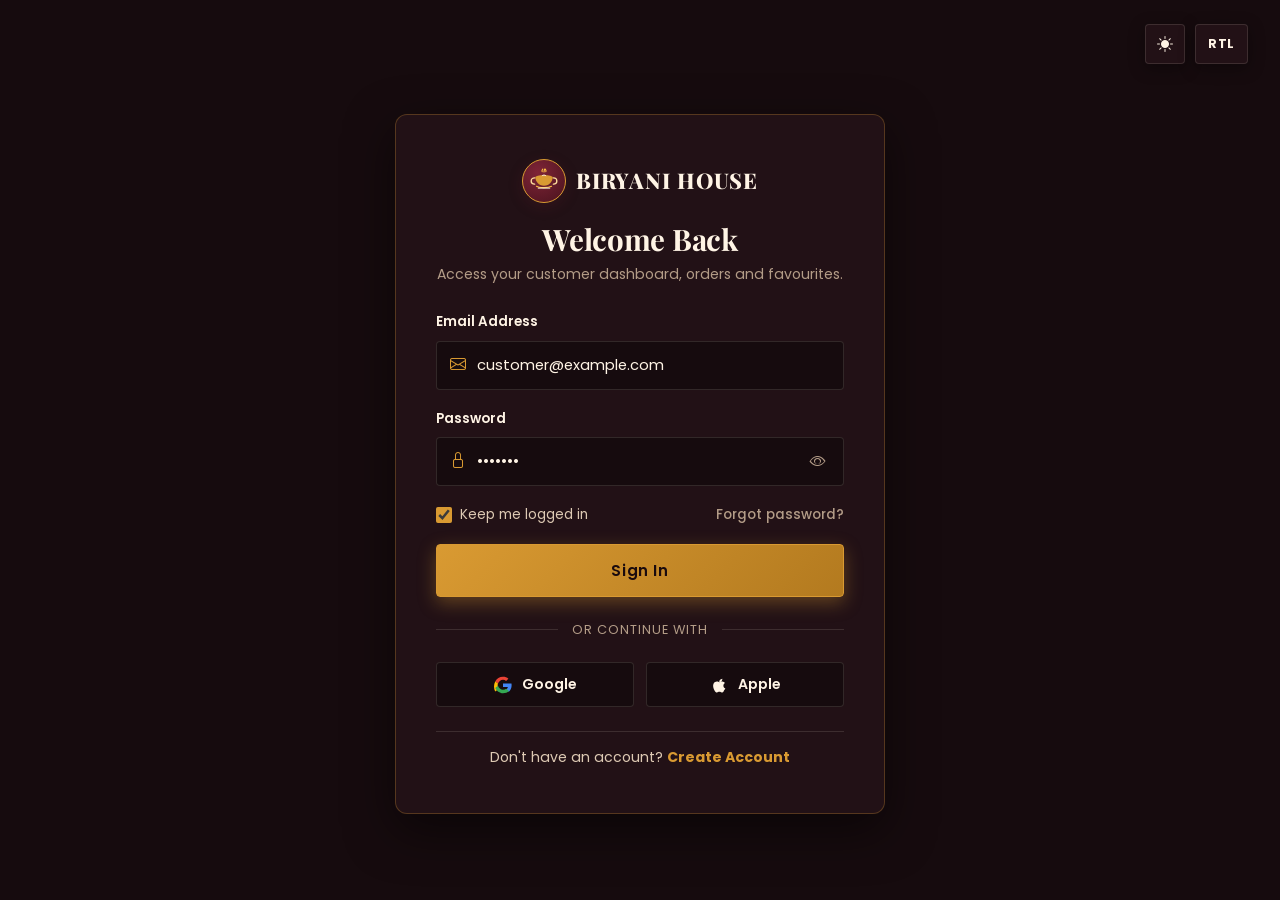
<file: login.html>
<!DOCTYPE html>
<html lang="en" dir="ltr" data-theme="dark">
<head>
  <meta charset="UTF-8">
  <meta name="viewport" content="width=device-width, initial-scale=1.0">
    <!-- Favicon (Brand Logo Mark) -->
  <link rel="icon" type="image/svg+xml" href="assets/images/favicon.svg">
  <link rel="alternate icon" href="assets/images/favicon.svg">
  <link rel="apple-touch-icon" href="assets/images/favicon.svg">
  <title>Customer Login | Biryani House & Takeaway</title>
  <meta name="description" content="Sign in to your Biryani House customer account to track live dum preparations, view order history, and reorder favourite biryanis.">
  
  <link rel="stylesheet" href="https://cdn.jsdelivr.net/npm/bootstrap-icons@1.11.3/font/bootstrap-icons.min.css">
  <link rel="stylesheet" href="assets/css/style.css">
</head>
<body class="auth-page-body">

  <!-- Top Right Controls in Dedicated Flex Row (Zero Overlap on Mobile/Tablet/Desktop/RTL) -->
  <div class="auth-topbar-wrapper">
    <div class="auth-top-controls">
      <button class="icon-btn theme-toggle-btn" title="Toggle Theme" aria-label="Toggle Theme">
        <i class="bi bi-moon-stars-fill"></i>
      </button>
      <button class="icon-btn rtl-toggle-btn" title="Toggle RTL Layout" aria-label="Toggle RTL">
        RTL
      </button>
    </div>
  </div>

  <!-- Centered Floating Auth Card -->
  <main class="auth-main-wrap">
    <div class="auth-card-container">
      
      <!-- Card Header -->
      <div class="auth-card-header">
        <a href="index.html" class="auth-brand-badge" title="Go to Biryani House Home">
          <div class="brand-logo-mark" style="width: 44px; height: 44px;">
            <svg viewBox="0 0 48 48" fill="none" xmlns="http://www.w3.org/2000/svg">
            <path d="M21 9c-.5-1.5 0-3 1-4M24 9.5c0-2 1-3.5 1-4.8M27 9c.5-1.5 0-3-1-4" stroke="#FFC043" stroke-width="1.8" stroke-linecap="round"/>
            <ellipse cx="24" cy="18" rx="14" ry="3.5" fill="#D99A32"/>
            <path d="M21 15.5c1-1.5 5-1.5 6 0" stroke="#FFF4E5" stroke-width="1.5" stroke-linecap="round"/>
            <path d="M10 18c.6 7 5.2 13.5 14 13.5s13.4-6.5 14-13.5H10z" fill="#D99A32"/>
            <path d="M9 19c-3.2 0-5.5 2.2-5.5 5s2.3 5 5.5 5M39 19c3.2 0 5.5 2.2 5.5 5s-2.3 5-5.5 5" stroke="#FFDF9E" stroke-width="2.2" stroke-linecap="round"/>
            <path d="M12 32.5c4 2.8 19 2.8 24 0" stroke="#FFC043" stroke-width="2" stroke-linecap="round"/>
            <path d="M15 35.5h18" stroke="#FFF4E5" stroke-width="2" stroke-linecap="round" opacity="0.8"/>
          </svg>
          </div>
          <span class="auth-brand-title">BIRYANI HOUSE</span>
        </a>
        <h1 class="auth-heading">Welcome Back</h1>
        <p class="auth-subheading">Access your customer dashboard, orders and favourites.</p>
      </div>

      <!-- Error Alert -->
      <div id="loginErrorAlert" class="form-alert error" style="margin-top: 0; margin-bottom: 20px; display: none;"></div>

      <!-- Login Form -->
      <form id="demoLoginForm" class="auth-form" novalidate>
        
        <!-- Email Input with Inner Icon -->
        <div class="auth-input-group">
          <label class="auth-label" for="loginEmail">Email Address</label>
          <div class="auth-field-box">
            <i class="bi bi-envelope auth-field-icon"></i>
            <input type="email" id="loginEmail" class="auth-input" value="customer@example.com" placeholder="name@company.com" required>
          </div>
          <span class="form-error">Please enter your email address.</span>
        </div>

        <!-- Password Input with Inner Lock and Eye Toggle -->
        <div class="auth-input-group">
          <label class="auth-label" for="loginPassword">Password</label>
          <div class="auth-field-box">
            <i class="bi bi-lock auth-field-icon"></i>
            <input type="password" id="loginPassword" class="auth-input" value="demo123" placeholder="��������" required>
            <button type="button" class="auth-eye-btn" id="toggleLoginPassword" aria-label="Toggle password visibility">
              <i class="bi bi-eye"></i>
            </button>
          </div>
          <span class="form-error">Please enter your password.</span>
        </div>

        <!-- Row: Keep Me Logged In & Forgot Password Link -->
        <div class="auth-options-row">
          <label class="auth-checkbox-label">
            <input type="checkbox" id="rememberMe" checked class="auth-checkbox">
            <span>Keep me logged in</span>
          </label>
          <a href="#forgot" class="auth-link" onclick="alert('Demo reset link: Your password is demo123'); return false;">Forgot password?</a>
        </div>

        <!-- Primary Sign In Button -->
        <button type="submit" class="auth-submit-btn">
          Sign In
        </button>

        <!-- Social Divider -->
        <div class="auth-divider">
          <span>or continue with</span>
        </div>

        <!-- Social Logins (Google & Apple) -->
        <div class="auth-social-row">
          <button type="button" class="auth-social-btn" onclick="quickDemoLogin()">
            <svg viewBox="0 0 24 24" width="18" height="18"><path fill="#EA4335" d="M12 5c1.6 0 3 .6 4.1 1.7l3.1-3.1C17.3 1.8 14.8 1 12 1 7.4 1 3.5 3.6 1.6 7.4l3.7 2.9C6.2 7.3 8.9 5 12 5z"/><path fill="#4285F4" d="M23.5 12.3c0-.8-.1-1.6-.2-2.3H12v4.5h6.5c-.3 1.5-1.2 2.8-2.4 3.7l3.7 2.9c2.2-2 3.7-5 3.7-8.8z"/><path fill="#FBBC05" d="M5.3 14.7c-.2-.7-.4-1.5-.4-2.3 0-.8.1-1.6.4-2.3L1.6 7.2C.6 9.2 0 11.5 0 14s.6 4.8 1.6 6.8l3.7-2.9z"/><path fill="#34A853" d="M12 23c3.2 0 6-1.1 8-3l-3.7-2.9c-1.1.7-2.5 1.2-4.3 1.2-3.1 0-5.8-2.3-6.7-5.3L1.6 16c1.9 3.8 5.8 7 10.4 7z"/></svg>
            <span>Google</span>
          </button>

          <button type="button" class="auth-social-btn" onclick="quickDemoLogin()">
            <svg viewBox="0 0 24 24" width="18" height="18" fill="currentColor"><path d="M18.7 19.5c-.8 1.2-1.7 2.4-3 2.4-1.3 0-1.7-.8-3.2-.8-1.5 0-2 .8-3.2.8-1.3 0-2.3-1.2-3.1-2.4-1.7-2.4-3-6.8-1.2-9.8.9-1.5 2.5-2.5 4.2-2.5 1.3 0 2.5.9 3.3.9.8 0 2.3-1.1 3.9-.9 1.5.1 2.8.9 3.6 2-3.1 1.7-2.6 6.1.5 7.3-.7 1.1-1.4 2.1-2.2 3.2zM15.4 6.7c.7-.8 1.2-2 1-3.2-1.1.1-2.3.8-3 1.6-.6.7-1.2 1.9-1 3.1 1.2.1 2.3-.7 3-1.5z"/></svg>
            <span>Apple</span>
          </button>
        </div>

        <!-- Footer Switch to Register -->
        <div class="auth-card-footer">
          Don't have an account? <a href="login.html#register" id="switchTabRegister" class="auth-link-bold">Create Account</a>
        </div>

      </form>

      <!-- Register Form (Inline Toggle) -->
      <form id="demoRegisterForm" class="auth-form" style="display: none;" novalidate>
        
        <!-- First Name on its own row -->
        <div class="auth-input-group">
          <label class="auth-label" for="regFirst">First Name</label>
          <div class="auth-field-box">
            <input type="text" id="regFirst" class="auth-input" placeholder="Elena" required style="padding-inline-start: 16px;">
          </div>
        </div>

        <!-- Last Name on its own next row -->
        <div class="auth-input-group">
          <label class="auth-label" for="regLast">Last Name</label>
          <div class="auth-field-box">
            <input type="text" id="regLast" class="auth-input" placeholder="Vance" required style="padding-inline-start: 16px;">
          </div>
        </div>

        <div class="auth-input-group">
          <label class="auth-label" for="regEmail">Email Address</label>
          <div class="auth-field-box">
            <i class="bi bi-envelope auth-field-icon"></i>
            <input type="email" id="regEmail" class="auth-input" placeholder="name@domain.com" required>
          </div>
        </div>

        <!-- Password with Eye Toggle Button -->
        <div class="auth-input-group">
          <label class="auth-label" for="regPassword">Password</label>
          <div class="auth-field-box">
            <i class="bi bi-lock auth-field-icon"></i>
            <input type="password" id="regPassword" class="auth-input" placeholder="Minimum 8 characters" required>
            <button type="button" class="auth-eye-btn" id="toggleRegPassword" aria-label="Toggle password visibility">
              <i class="bi bi-eye"></i>
            </button>
          </div>
        </div>

        <div class="auth-input-group">
          <label class="auth-label" for="regBiryaniPref">Favorite Biryani</label>
          <div class="auth-field-box">
            <select id="regBiryaniPref" class="auth-input" style="cursor: pointer;">
              <option value="chicken">Hyderabadi Chicken Dum Biryani</option>
              <option value="mutton">Royal Mutton Dum Biryani</option>
              <option value="egg">Egg Special Dum Biryani</option>
              <option value="veg">Subz Vegetable Dum Biryani</option>
            </select>
          </div>
        </div>

        <div class="auth-options-row">
          <label class="auth-checkbox-label">
            <input type="checkbox" checked class="auth-checkbox">
            <span>I agree to the <a href="#" class="auth-link">Terms</a> and <a href="#" class="auth-link">Privacy</a>.</span>
          </label>
        </div>

        <button type="submit" class="auth-submit-btn">
          Create Account
        </button>

        <div class="auth-divider">
          <span>or signup with</span>
        </div>

        <div class="auth-social-row">
          <button type="button" class="auth-social-btn" onclick="quickDemoLogin()">
            <svg viewBox="0 0 24 24" width="18" height="18"><path fill="#EA4335" d="M12 5c1.6 0 3 .6 4.1 1.7l3.1-3.1C17.3 1.8 14.8 1 12 1 7.4 1 3.5 3.6 1.6 7.4l3.7 2.9C6.2 7.3 8.9 5 12 5z"/><path fill="#4285F4" d="M23.5 12.3c0-.8-.1-1.6-.2-2.3H12v4.5h6.5c-.3 1.5-1.2 2.8-2.4 3.7l3.7 2.9c2.2-2 3.7-5 3.7-8.8z"/><path fill="#FBBC05" d="M5.3 14.7c-.2-.7-.4-1.5-.4-2.3 0-.8.1-1.6.4-2.3L1.6 7.2C.6 9.2 0 11.5 0 14s.6 4.8 1.6 6.8l3.7-2.9z"/><path fill="#34A853" d="M12 23c3.2 0 6-1.1 8-3l-3.7-2.9c-1.1.7-2.5 1.2-4.3 1.2-3.1 0-5.8-2.3-6.7-5.3L1.6 16c1.9 3.8 5.8 7 10.4 7z"/></svg>
            <span>Google</span>
          </button>
          <button type="button" class="auth-social-btn" onclick="quickDemoLogin()">
            <svg viewBox="0 0 24 24" width="18" height="18" fill="currentColor"><path d="M18.7 19.5c-.8 1.2-1.7 2.4-3 2.4-1.3 0-1.7-.8-3.2-.8-1.5 0-2 .8-3.2.8-1.3 0-2.3-1.2-3.1-2.4-1.7-2.4-3-6.8-1.2-9.8.9-1.5 2.5-2.5 4.2-2.5 1.3 0 2.5.9 3.3.9.8 0 2.3-1.1 3.9-.9 1.5.1 2.8.9 3.6 2-3.1 1.7-2.6 6.1.5 7.3-.7 1.1-1.4 2.1-2.2 3.2zM15.4 6.7c.7-.8 1.2-2 1-3.2-1.1.1-2.3.8-3 1.6-.6.7-1.2 1.9-1 3.1 1.2.1 2.3-.7 3-1.5z"/></svg>
            <span>Apple</span>
          </button>
        </div>

        <div class="auth-card-footer">
          Already have an account? <a href="login.html#login" id="switchTabLogin" class="auth-link-bold">Sign In</a>
        </div>

      </form>

    </div>
  </main>

  <script src="assets/js/main.js"></script>
  <script>
    // Tab switching between Login and Register
    const loginForm = document.getElementById('demoLoginForm');
    const registerForm = document.getElementById('demoRegisterForm');
    const heading = document.querySelector('.auth-heading');
    const subheading = document.querySelector('.auth-subheading');

    function showRegister() {
      loginForm.style.display = 'none';
      registerForm.style.display = 'flex';
      heading.textContent = 'Create Customer Account';
      subheading.textContent = 'Join 5,000+ biryani lovers enjoying exclusive member privileges.';
      window.location.hash = '#register';
    }

    function showLogin() {
      registerForm.style.display = 'none';
      loginForm.style.display = 'flex';
      heading.textContent = 'Welcome Back';
      subheading.textContent = 'Access your customer dashboard, orders and favourites.';
      window.location.hash = '#login';
    }

    document.getElementById('switchTabRegister')?.addEventListener('click', (e) => {
      e.preventDefault();
      showRegister();
    });

    document.getElementById('switchTabLogin')?.addEventListener('click', (e) => {
      e.preventDefault();
      showLogin();
    });

    if (window.location.hash === '#register') {
      showRegister();
    }

    // Quick demo login function for social buttons
    function quickDemoLogin() {
      localStorage.setItem("bh_logged_in", "true");
      localStorage.setItem("bh_user_name", "Alex Morgan");
      showToast("Logging in with demo profile...");
      setTimeout(() => {
        window.location.href = "dashboard.html";
      }, 700);
    }

    // Register password visibility toggle
    const regPassInput = document.getElementById('regPassword');
    const toggleRegPass = document.getElementById('toggleRegPassword');
    if (toggleRegPass && regPassInput) {
      toggleRegPass.addEventListener('click', () => {
        const isPassword = regPassInput.getAttribute('type') === 'password';
        regPassInput.setAttribute('type', isPassword ? 'text' : 'password');
        toggleRegPass.querySelector('i').className = isPassword ? 'bi bi-eye-slash' : 'bi bi-eye';
      });
    }
    registerForm?.addEventListener('submit', (e) => {
      e.preventDefault();
      showToast("Account created successfully! Redirecting...");
      localStorage.setItem("bh_logged_in", "true");
      localStorage.setItem("bh_user_name", document.getElementById('regFirst').value || "Alex Morgan");
      setTimeout(() => {
        window.location.href = "dashboard.html";
      }, 800);
    });
  </script>
</body>
</html>
</file>
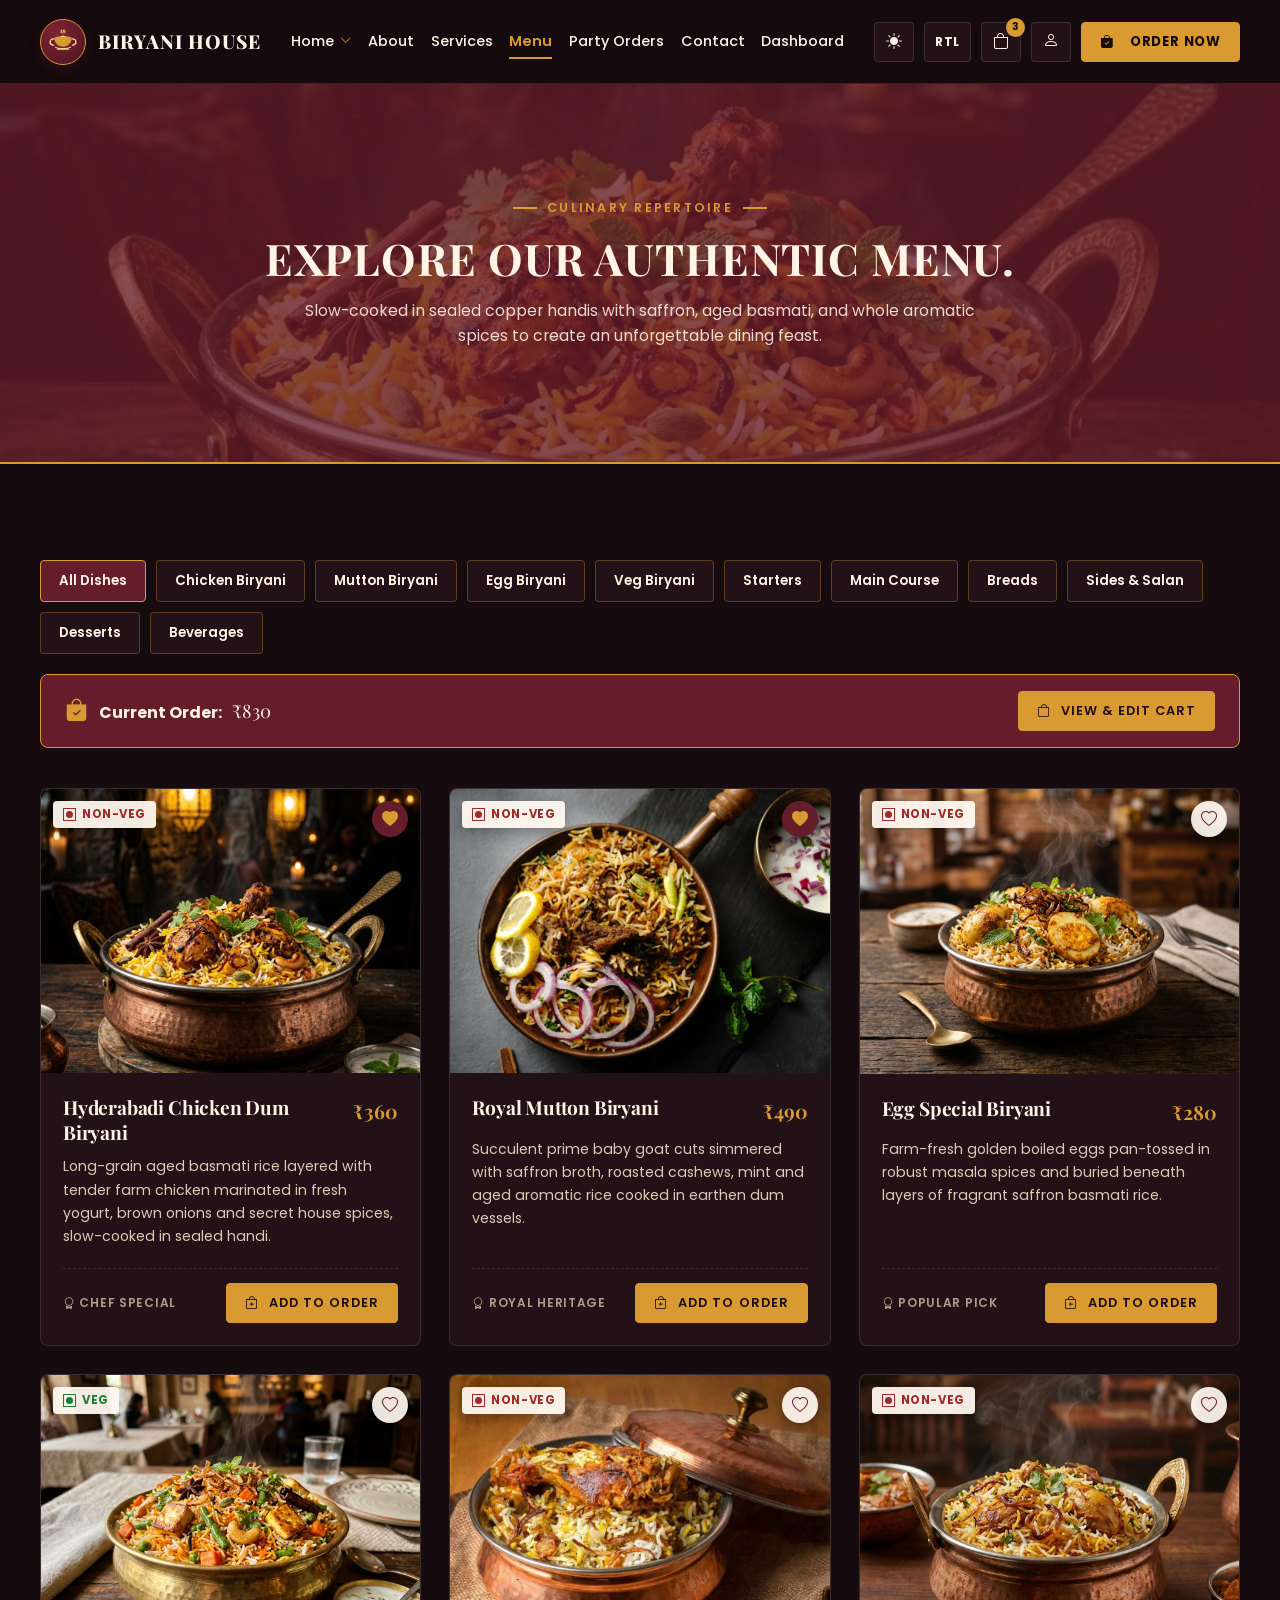
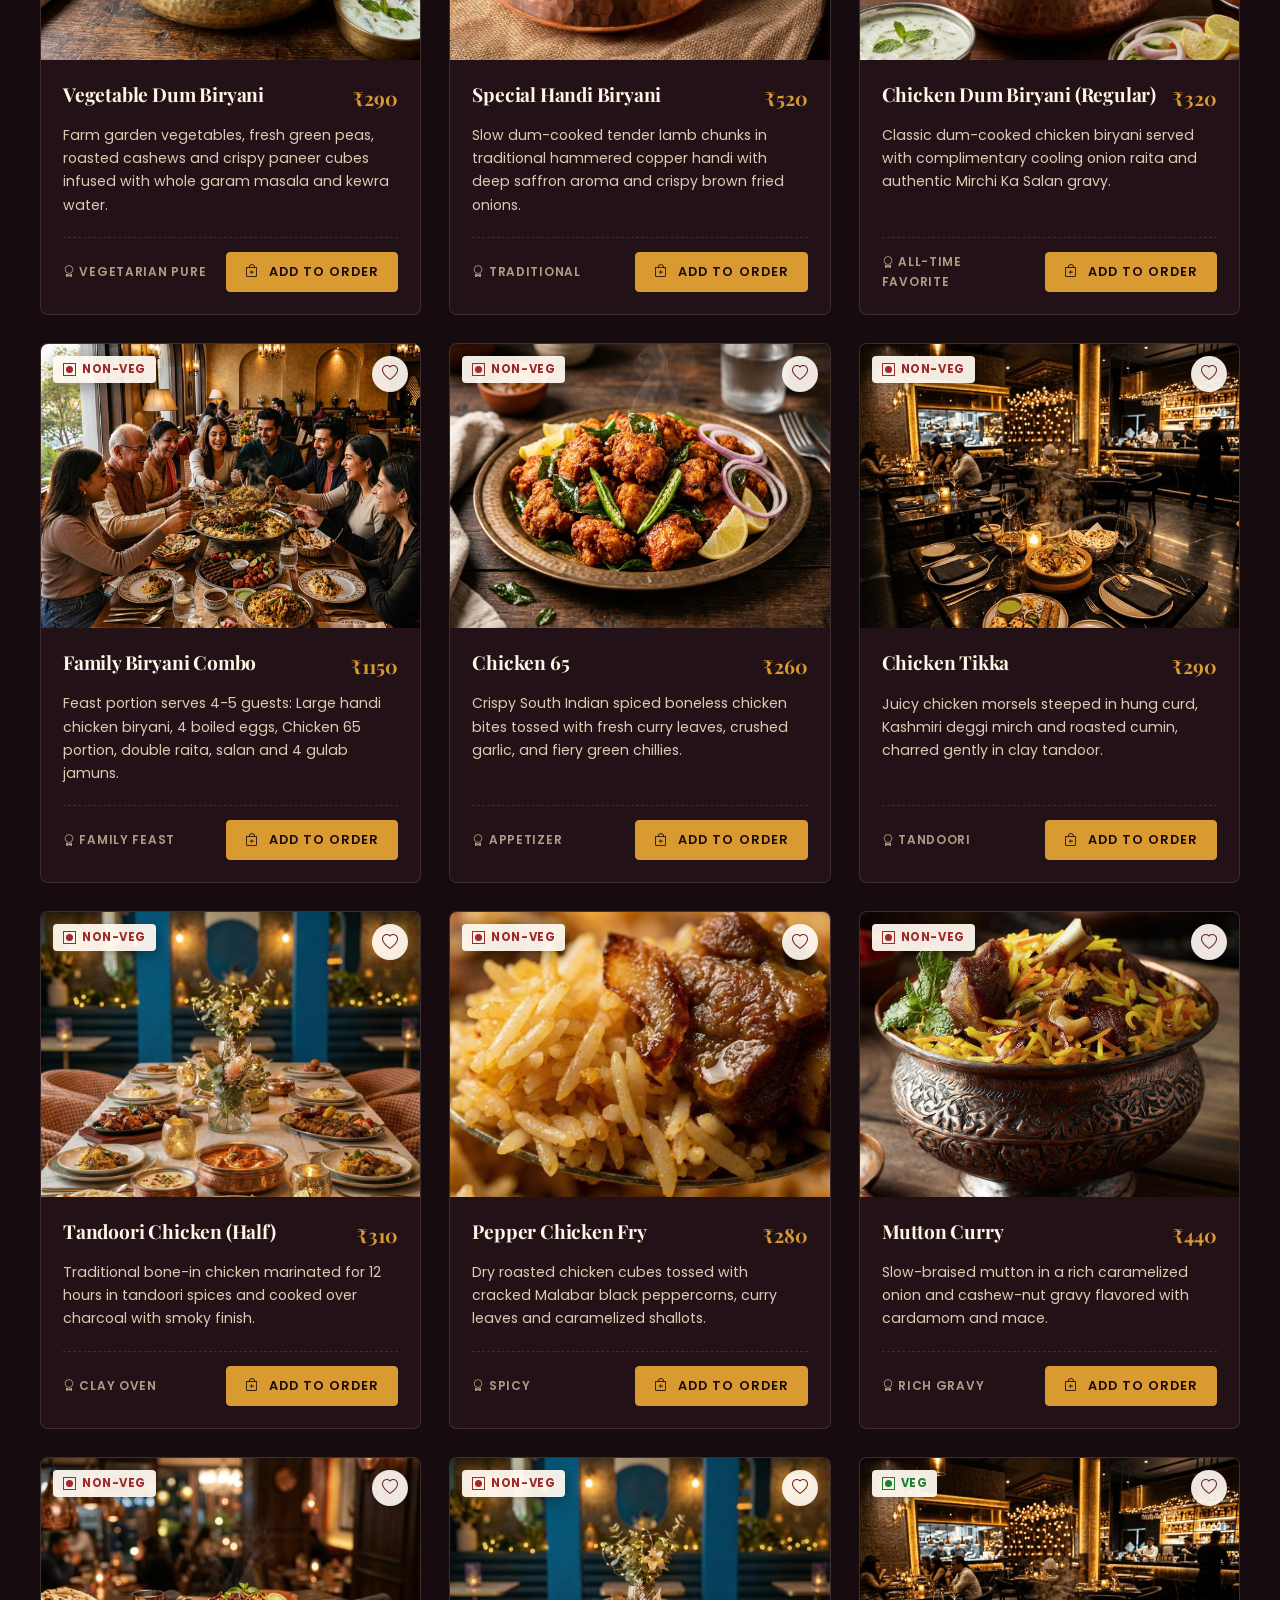
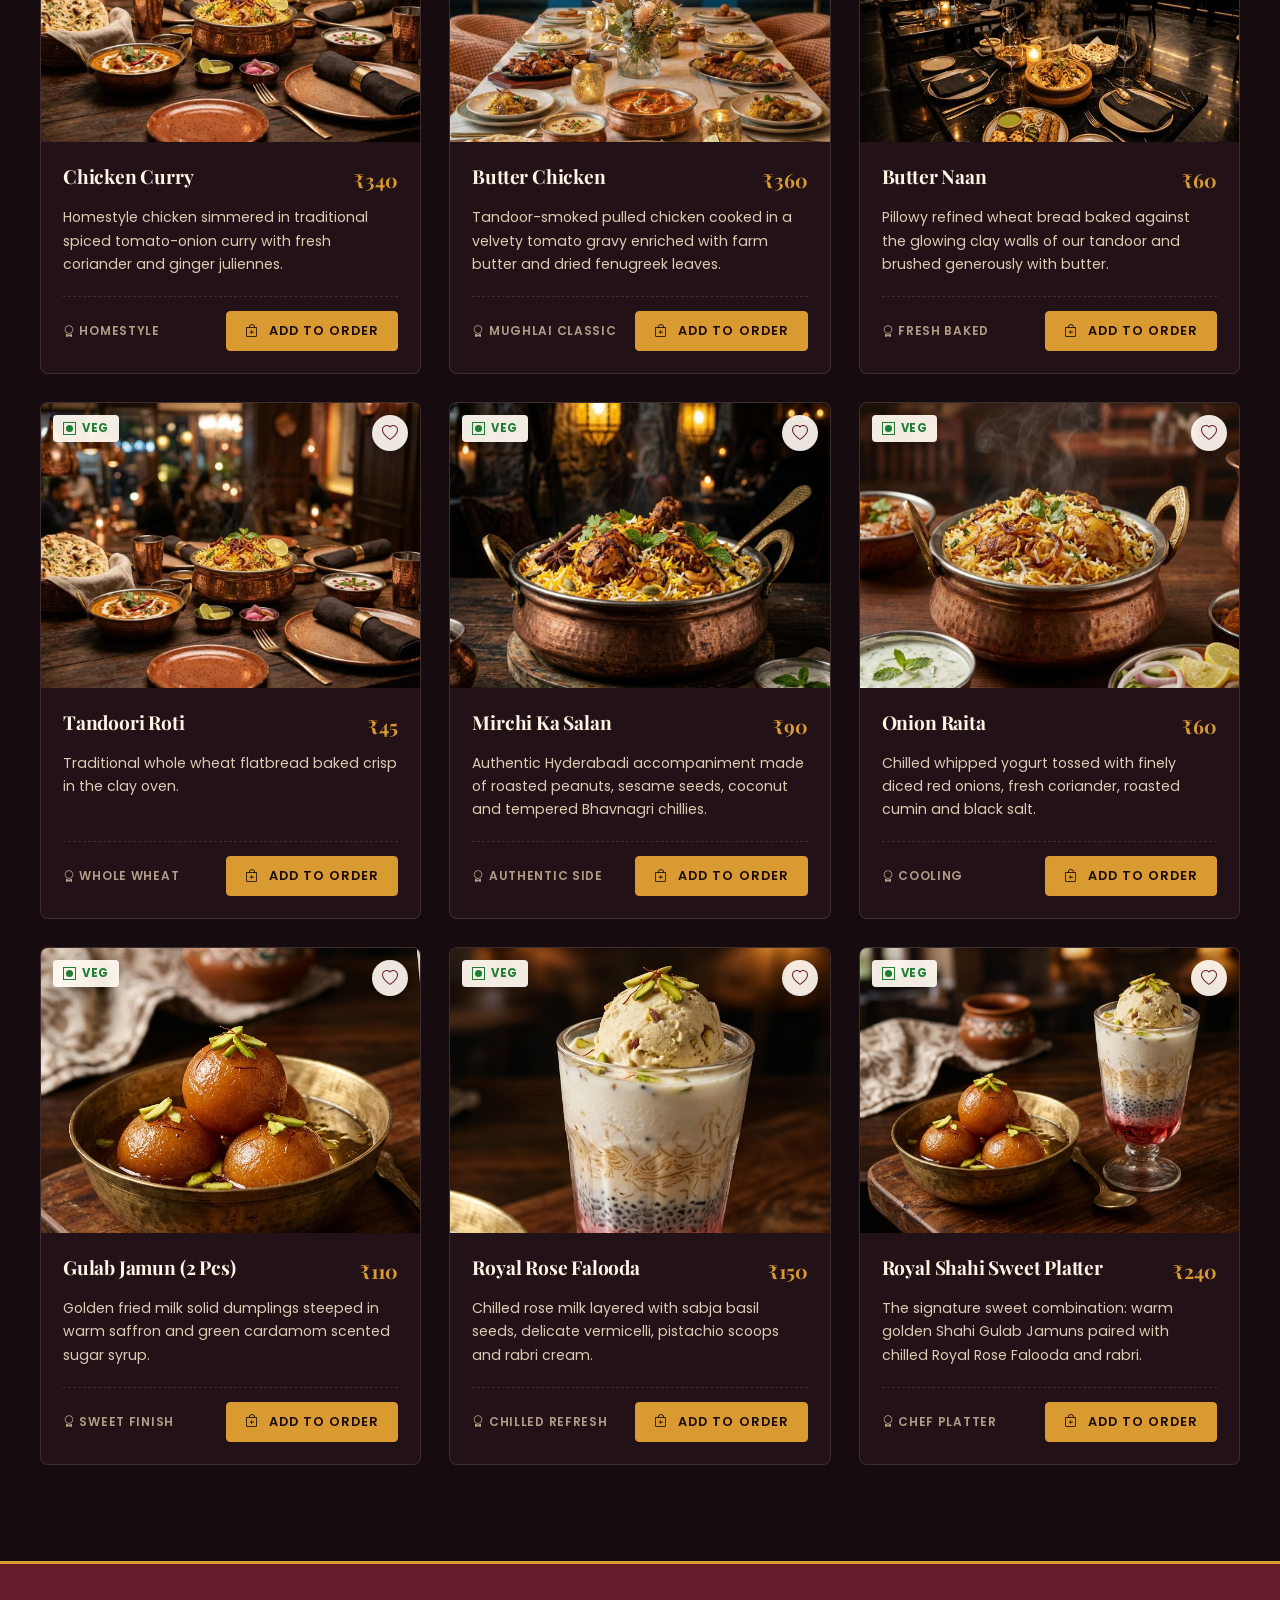
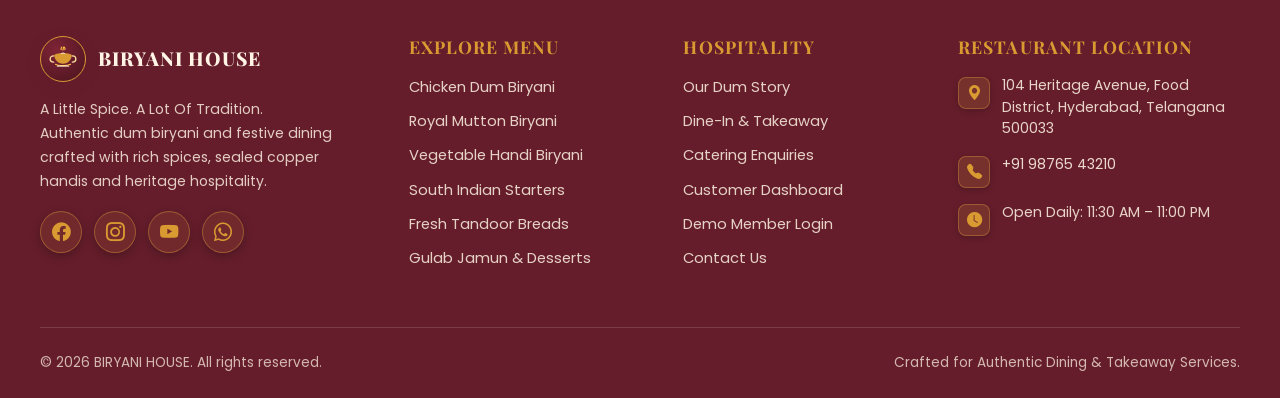
<file: menu.html>
<!DOCTYPE html>
<html lang="en" dir="ltr" data-theme="dark">
<head>
  <meta charset="UTF-8">
  <meta name="viewport" content="width=device-width, initial-scale=1.0">
    <!-- Favicon (Brand Logo Mark) -->
  <link rel="icon" type="image/svg+xml" href="assets/images/favicon.svg">
  <link rel="alternate icon" href="assets/images/favicon.svg">
  <link rel="apple-touch-icon" href="assets/images/favicon.svg">
  <title>Biryani Menu | Biryani House & Takeaway</title>
  <meta name="description" content="Explore our authentic menu of Hyderabadi chicken dum biryani, royal mutton biryani, egg specials, vegetarian handis, starters, tandoor breads, and royal falooda.">
  <meta property="og:title" content="Biryani Menu | Biryani House & Takeaway">
  <meta property="og:description" content="Discover the flavours that make every meal memorable. Dum biryanis, kebabs, curries and desserts.">
  <meta property="og:image" content="assets/images/1.jpg">
  
  <link rel="stylesheet" href="https://cdn.jsdelivr.net/npm/bootstrap-icons@1.11.3/font/bootstrap-icons.min.css">
  <link rel="stylesheet" href="assets/css/style.css">
</head>
<body>

  <!-- Sticky Navbar -->
        <header class="site-header" id="siteHeader">
    <div class="container navbar-inner">
      <!-- Left: Brand Logo -->
      <a href="index.html" class="brand-logo" aria-label="Biryani House Home">
        <div class="brand-logo-mark">
          <svg viewBox="0 0 48 48" fill="none" xmlns="http://www.w3.org/2000/svg">
            <path d="M21 9c-.5-1.5 0-3 1-4M24 9.5c0-2 1-3.5 1-4.8M27 9c.5-1.5 0-3-1-4" stroke="#FFC043" stroke-width="1.8" stroke-linecap="round"/>
            <ellipse cx="24" cy="18" rx="14" ry="3.5" fill="#D99A32"/>
            <path d="M21 15.5c1-1.5 5-1.5 6 0" stroke="#FFF4E5" stroke-width="1.5" stroke-linecap="round"/>
            <path d="M10 18c.6 7 5.2 13.5 14 13.5s13.4-6.5 14-13.5H10z" fill="#D99A32"/>
            <path d="M9 19c-3.2 0-5.5 2.2-5.5 5s2.3 5 5.5 5M39 19c3.2 0 5.5 2.2 5.5 5s-2.3 5-5.5 5" stroke="#FFDF9E" stroke-width="2.2" stroke-linecap="round"/>
            <path d="M12 32.5c4 2.8 19 2.8 24 0" stroke="#FFC043" stroke-width="2" stroke-linecap="round"/>
            <path d="M15 35.5h18" stroke="#FFF4E5" stroke-width="2" stroke-linecap="round" opacity="0.8"/>
          </svg>
        </div>
        <span class="brand-name">BIRYANI HOUSE</span>
      </a>

      <!-- Center: Navigation Links -->
      <nav class="nav-links" aria-label="Primary Navigation">
        <!-- Home Dropdown Menu -->
        <div class="nav-dropdown">
          <a href="index.html" class="nav-link nav-dropdown-trigger" aria-haspopup="true" aria-expanded="false">
            <span>Home</span>
            <i class="bi bi-chevron-down nav-dropdown-chevron"></i>
          </a>
          <div class="nav-dropdown-menu">
            <a href="index.html" class="nav-dropdown-item">
              <div class="dropdown-item-badge"><i class="bi bi-house-door-fill"></i></div>
              <div class="dropdown-item-text">
                <span class="dropdown-item-title">Home 1 &mdash; Traditional</span>
                <span class="dropdown-item-sub">Classic Handi &amp; Heritage Dum</span>
              </div>
            </a>
            <a href="home-2.html" class="nav-dropdown-item">
              <div class="dropdown-item-badge"><i class="bi bi-fire"></i></div>
              <div class="dropdown-item-text">
                <span class="dropdown-item-title">Home 2 &mdash; Contemporary</span>
                <span class="dropdown-item-sub">Modern Charcoal &amp; Live Ordering</span>
              </div>
            </a>
          </div>
        </div>

        <a href="about.html" class="nav-link">About</a>
        <a href="services.html" class="nav-link">Services</a>
        <a href="menu.html" class="nav-link active">Menu</a>
        <a href="party-orders.html" class="nav-link">Party Orders</a>
        <a href="contact.html" class="nav-link">Contact</a>
        <a href="dashboard.html" class="nav-link">Dashboard</a>
      </nav>

      <!-- Right: Action Controls -->
      <div class="nav-actions">
        <!-- Theme Toggle (Desktop Only) -->
        <button class="icon-btn theme-toggle-btn desktop-only-control" title="Toggle Theme" aria-label="Toggle Theme">
          <i class="bi bi-moon-stars-fill"></i>
        </button>

        <!-- RTL Toggle (Desktop Only) -->
        <button class="icon-btn rtl-toggle-btn desktop-only-control" title="Toggle RTL Layout" aria-label="Toggle RTL">
          RTL
        </button>

        <!-- Cart Drawer Toggle (Desktop Only) -->
        <button class="icon-btn cart-toggle-btn desktop-only-control" title="View Cart" aria-label="View Cart">
          <i class="bi bi-bag"></i>
          <span class="cart-badge cart-count-badge">3</span>
        </button>

        <!-- Customer Login Link (Desktop Only) -->
        <a href="login.html" class="icon-btn desktop-only-control" title="Customer Login" aria-label="Customer Login">
          <i class="bi bi-person"></i>
        </a>

        <!-- Order Now CTA (Desktop Only) -->
        <a href="menu.html" class="btn btn-primary nav-order-btn desktop-only-control">
          <i class="bi bi-bag-check-fill" style="margin-right: 6px;"></i>ORDER NOW
        </a>

        <!-- Mobile Hamburger Toggle (Tablet & Mobile Header Only) -->
        <button class="icon-btn mobile-menu-toggle" aria-label="Open Mobile Menu">
          <i class="bi bi-list" style="font-size: 1.4rem;"></i>
        </button>
      </div>
    </div>
  </header>

  <!-- Mobile Navigation Drawer Overlay (Rule 9) -->
  <div class="mobile-drawer-overlay"></div>
  <aside class="mobile-drawer" aria-label="Mobile Navigation Drawer">
    <div class="mobile-drawer-header">
      <div class="brand-logo">
        <div class="brand-logo-mark">
          <svg viewBox="0 0 48 48" fill="none" xmlns="http://www.w3.org/2000/svg">
            <path d="M21 9c-.5-1.5 0-3 1-4M24 9.5c0-2 1-3.5 1-4.8M27 9c.5-1.5 0-3-1-4" stroke="#FFC043" stroke-width="1.8" stroke-linecap="round"/>
            <ellipse cx="24" cy="18" rx="14" ry="3.5" fill="#D99A32"/>
            <path d="M21 15.5c1-1.5 5-1.5 6 0" stroke="#FFF4E5" stroke-width="1.5" stroke-linecap="round"/>
            <path d="M10 18c.6 7 5.2 13.5 14 13.5s13.4-6.5 14-13.5H10z" fill="#D99A32"/>
            <path d="M9 19c-3.2 0-5.5 2.2-5.5 5s2.3 5 5.5 5M39 19c3.2 0 5.5 2.2 5.5 5s-2.3 5-5.5 5" stroke="#FFDF9E" stroke-width="2.2" stroke-linecap="round"/>
            <path d="M12 32.5c4 2.8 19 2.8 24 0" stroke="#FFC043" stroke-width="2" stroke-linecap="round"/>
            <path d="M15 35.5h18" stroke="#FFF4E5" stroke-width="2" stroke-linecap="round" opacity="0.8"/>
          </svg>
        </div>
        <span class="brand-name">BIRYANI HOUSE</span>
      </div>
      <button class="icon-btn mobile-drawer-close" aria-label="Close Mobile Menu">
        <i class="bi bi-x-lg"></i>
      </button>
    </div>

    <!-- Mobile Navigation items (clean list, no extra row above Home) -->
    <nav class="mobile-nav-list">
      <!-- Mobile Home Accordion Submenu -->
      <div class="mobile-nav-accordion">
        <button class="mobile-nav-link mobile-accordion-trigger" aria-expanded="false">
          <span>Home</span>
          <i class="bi bi-chevron-down mobile-accordion-icon"></i>
        </button>
        <div class="mobile-accordion-content">
          <a href="index.html" class="mobile-subnav-link">
            <i class="bi bi-house-door-fill"></i> Home 1 &mdash; Traditional
          </a>
          <a href="home-2.html" class="mobile-subnav-link">
            <i class="bi bi-fire"></i> Home 2 &mdash; Contemporary
          </a>
        </div>
      </div>

      <a href="about.html" class="mobile-nav-link">
        <span>About</span> <i class="bi bi-chevron-right"></i>
      </a>
      <a href="services.html" class="mobile-nav-link">
        <span>Services</span> <i class="bi bi-chevron-right"></i>
      </a>
      <a href="menu.html" class="mobile-nav-link active">
        <span>Menu</span> <i class="bi bi-chevron-right"></i>
      </a>
      <a href="party-orders.html" class="mobile-nav-link">
        <span>Party Orders</span> <i class="bi bi-chevron-right"></i>
      </a>
      <a href="contact.html" class="mobile-nav-link">
        <span>Contact</span> <i class="bi bi-chevron-right"></i>
      </a>
      <a href="dashboard.html" class="mobile-nav-link">
        <span>Dashboard</span> <i class="bi bi-chevron-right"></i>
      </a>
    </nav>

    <!-- Mobile Drawer Footer: Exact Action Buttons as used in Web View + ORDER NOW CTA -->
    <div class="mobile-drawer-footer">
      <div class="mobile-drawer-icon-actions">
        <!-- Theme Toggle -->
        <button class="icon-btn theme-toggle-btn" title="Toggle Theme" aria-label="Toggle Theme">
          <i class="bi bi-moon-stars-fill"></i>
        </button>

        <!-- RTL Toggle -->
        <button class="icon-btn rtl-toggle-btn" title="Toggle RTL Layout" aria-label="Toggle RTL">
          RTL
        </button>

        <!-- Cart Drawer Toggle -->
        <button class="icon-btn cart-toggle-btn" title="View Cart" aria-label="View Cart">
          <i class="bi bi-bag"></i>
          <span class="cart-badge cart-count-badge">3</span>
        </button>

        <!-- Customer Login Link -->
        <a href="login.html" class="icon-btn" title="Customer Login" aria-label="Customer Login">
          <i class="bi bi-person"></i>
        </a>
      </div>

      <!-- Order Now CTA -->
      <a href="menu.html" class="btn btn-primary" style="width: 100%; justify-content: center; padding: 12px 20px;">
        <i class="bi bi-bag-check-fill" style="margin-right: 6px;"></i> ORDER NOW
      </a>
    </div>
  </aside>

  <main>
    <!-- Page Hero (Rule 16) -->
        <section class="page-hero">
      <img src="assets/images/1.jpg" alt="Rich Dum Biryani" class="page-hero-bg">
      <div class="container page-hero-content">
        <span class="eyebrow">Culinary Repertoire</span>
        <h1>EXPLORE OUR AUTHENTIC MENU.</h1>
        <p>
          Slow-cooked in sealed copper handis with saffron, aged basmati, and whole aromatic spices to create an unforgettable dining feast.
        </p>
      </div>
    </section>

    <!-- Menu Section (Rule 16: Functional Categories & Shared Data) -->
    <section class="section">
      <div class="container">
        
        <!-- Filter Controls Bar -->
        <div class="menu-controls-bar">
          <div class="category-pills" role="tablist" aria-label="Menu Categories">
            <button class="category-pill active" data-category="all">All Dishes</button>
            <button class="category-pill" data-category="chicken-biryani">Chicken Biryani</button>
            <button class="category-pill" data-category="mutton-biryani">Mutton Biryani</button>
            <button class="category-pill" data-category="egg-biryani">Egg Biryani</button>
            <button class="category-pill" data-category="veg-biryani">Veg Biryani</button>
            <button class="category-pill" data-category="starters">Starters</button>
            <button class="category-pill" data-category="main-course">Main Course</button>
            <button class="category-pill" data-category="breads">Breads</button>
            <button class="category-pill" data-category="sides">Sides & Salan</button>
            <button class="category-pill" data-category="desserts">Desserts</button>
            <button class="category-pill" data-category="beverages">Beverages</button>
          </div>

          <!-- Quick Cart Total & Notification Strip -->
          <div class="menu-cart-strip">
            <div style="display: flex; align-items: center; gap: 12px;">
              <i class="bi bi-bag-check-fill" style="color: var(--saffron); font-size: 1.4rem;"></i>
              <div>
                <strong>Current Order:</strong>
                <span class="cart-total-display" style="font-size: 1.15rem; font-family: var(--font-heading); margin-inline-start: 6px;">?0</span>
              </div>
            </div>
            <button class="btn btn-gold btn-sm cart-toggle-btn">
              <i class="bi bi-bag"></i> View & Edit Cart
            </button>
          </div>
        </div>

        <!-- Dynamic Menu Grid Container (Populated via BIRYANI_MENU_DATA in main.js) -->
        <div class="grid-3" id="publicMenuGrid">
          <!-- Populated by JavaScript -->
        </div>

      </div>
    </section>
  </main>

  <!-- Cart Drawer Component -->
  <div class="mobile-drawer-overlay" id="cartDrawerOverlay"></div>
  <aside class="cart-drawer" id="publicCartDrawer" aria-label="Customer Cart">
    <div class="cart-drawer-header">
      <div style="display: flex; align-items: center; gap: 10px;">
        <i class="bi bi-bag-heart-fill" style="color: var(--saffron); font-size: 1.25rem;"></i>
        <h3 style="margin: 0;">Your Order Cart</h3>
      </div>
      <button class="icon-btn" id="cartDrawerClose" aria-label="Close cart" style="background: none; border-color: rgba(255,244,229,0.3); color: var(--cream);"><i class="bi bi-x-lg"></i></button>
    </div>
    <div class="cart-drawer-body">
      <div id="cartEmptyState" style="text-align: center; padding-block: 60px 20px;">
        <i class="bi bi-basket" style="font-size: 3rem; color: var(--saffron);"></i>
        <h4 style="margin-block: 16px 6px;">Your cart is currently empty</h4>
        <p style="font-size: 0.88rem; color: var(--text-muted); margin-bottom: 20px;">Add aromatic biryanis and succulent starters to order.</p>
        <button class="btn btn-primary btn-sm" onclick="closeCartDrawer()">Continue Browsing</button>
      </div>
      <div id="cartItemsList"></div>
    </div>
    <div class="cart-drawer-footer" id="cartDrawerFooter" style="display: none;">
      <div style="display: flex; justify-content: space-between; font-size: 0.9rem; margin-bottom: 8px;"><span>Item Subtotal:</span><strong id="cartSubtotal">?0</strong></div>
      <div style="display: flex; justify-content: space-between; font-size: 0.85rem; color: var(--text-muted); margin-bottom: 12px;"><span>Packaging & Delivery (Demo):</span><strong id="cartDeliveryFee">?50</strong></div>
      <div style="display: flex; justify-content: space-between; font-size: 1.15rem; font-weight: 700; color: var(--text-heading); padding-top: 10px; border-top: 1px solid var(--border-strong); margin-bottom: 18px;"><span>Grand Total:</span><strong id="cartGrandTotal" style="color: var(--maroon);">?0</strong></div>
      <a href="dashboard.html#cart" class="btn btn-primary" style="width: 100%;">PROCEED TO ORDER <i class="bi bi-arrow-right"></i></a>
    </div>
  </aside>

  <!-- Footer -->
  <footer class="site-footer">
    <div class="container footer-grid">
      <div class="footer-col">
        <a href="index.html" class="brand-logo" style="margin-bottom: 16px; text-decoration: none;" aria-label="Biryani House Home">
          <div class="brand-logo-mark">
            <svg viewBox="0 0 48 48" fill="none" xmlns="http://www.w3.org/2000/svg">
              <path d="M21 9c-.5-1.5 0-3 1-4M24 9.5c0-2 1-3.5 1-4.8M27 9c.5-1.5 0-3-1-4" stroke="#FFC043" stroke-width="1.8" stroke-linecap="round"/>
              <ellipse cx="24" cy="18" rx="14" ry="3.5" fill="#D99A32"/>
              <path d="M21 15.5c1-1.5 5-1.5 6 0" stroke="#FFF4E5" stroke-width="1.5" stroke-linecap="round"/>
              <path d="M10 18c.6 7 5.2 13.5 14 13.5s13.4-6.5 14-13.5H10z" fill="#D99A32"/>
              <path d="M9 19c-3.2 0-5.5 2.2-5.5 5s2.3 5 5.5 5M39 19c3.2 0 5.5 2.2 5.5 5s-2.3 5-5.5 5" stroke="#FFDF9E" stroke-width="2.2" stroke-linecap="round"/>
              <path d="M12 32.5c4 2.8 19 2.8 24 0" stroke="#FFC043" stroke-width="2" stroke-linecap="round"/>
              <path d="M15 35.5h18" stroke="#FFF4E5" stroke-width="2" stroke-linecap="round" opacity="0.8"/>
            </svg>
          </div>
          <span class="brand-name" style="color: var(--cream);">BIRYANI HOUSE</span>
        </a>
        <p style="font-size: 0.88rem; color: rgba(255, 244, 229, 0.82); line-height: 1.7; margin-bottom: 18px;">
          A Little Spice. A Lot Of Tradition.<br>
          Authentic dum biryani and festive dining crafted with rich spices, sealed copper handis and heritage hospitality.
        </p>
        <div class="footer-social-links">
          <a href="https://facebook.com" target="_blank" rel="noopener noreferrer" class="social-icon-btn" aria-label="Facebook">
            <i class="bi bi-facebook"></i>
          </a>
          <a href="https://instagram.com" target="_blank" rel="noopener noreferrer" class="social-icon-btn" aria-label="Instagram">
            <i class="bi bi-instagram"></i>
          </a>
          <a href="https://youtube.com" target="_blank" rel="noopener noreferrer" class="social-icon-btn" aria-label="YouTube">
            <i class="bi bi-youtube"></i>
          </a>
          <a href="https://wa.me/919876543210" target="_blank" rel="noopener noreferrer" class="social-icon-btn" aria-label="WhatsApp">
            <i class="bi bi-whatsapp"></i>
          </a>
        </div>
      </div>

      <div class="footer-col">
        <h4>Explore Menu</h4>
        <nav class="footer-links">
          <a href="menu.html">Chicken Dum Biryani</a>
          <a href="menu.html">Royal Mutton Biryani</a>
          <a href="menu.html">Vegetable Handi Biryani</a>
          <a href="menu.html">South Indian Starters</a>
          <a href="menu.html">Fresh Tandoor Breads</a>
          <a href="menu.html">Gulab Jamun &amp; Desserts</a>
        </nav>
      </div>

      <div class="footer-col">
        <h4>Hospitality</h4>
        <nav class="footer-links">
          <a href="about.html">Our Dum Story</a>
          <a href="services.html">Dine-In &amp; Takeaway</a>
          <a href="party-orders.html">Catering Enquiries</a>
          <a href="dashboard.html">Customer Dashboard</a>
          <a href="login.html">Demo Member Login</a>
          <a href="contact.html">Contact Us</a>
        </nav>
      </div>

      <div class="footer-col">
        <h4>Restaurant Location</h4>
        <div class="footer-contact-list">
          <div class="footer-contact-item">
            <div class="footer-contact-icon">
              <i class="bi bi-geo-alt-fill"></i>
            </div>
            <div class="footer-contact-info">
              <span>104 Heritage Avenue, Food District, Hyderabad, Telangana 500033</span>
            </div>
          </div>
          <div class="footer-contact-item">
            <div class="footer-contact-icon">
              <i class="bi bi-telephone-fill"></i>
            </div>
            <div class="footer-contact-info">
              <a href="tel:+919876543210">+91 98765 43210</a>
            </div>
          </div>
          <div class="footer-contact-item">
            <div class="footer-contact-icon">
              <i class="bi bi-clock-fill"></i>
            </div>
            <div class="footer-contact-info">
              <span>Open Daily: 11:30 AM &ndash; 11:00 PM</span>
            </div>
          </div>
        </div>
      </div>
    </div>

    <div class="container footer-bottom">
      <div>&copy; 2026 <a href="index.html" style="color: inherit; text-decoration: none;">BIRYANI HOUSE</a>. All rights reserved.</div>
      <div>Crafted for Authentic Dining &amp; Takeaway Services.</div>
    </div>
  </footer>

  <script src="assets/js/main.js"></script>
</body>
</html>
</file>
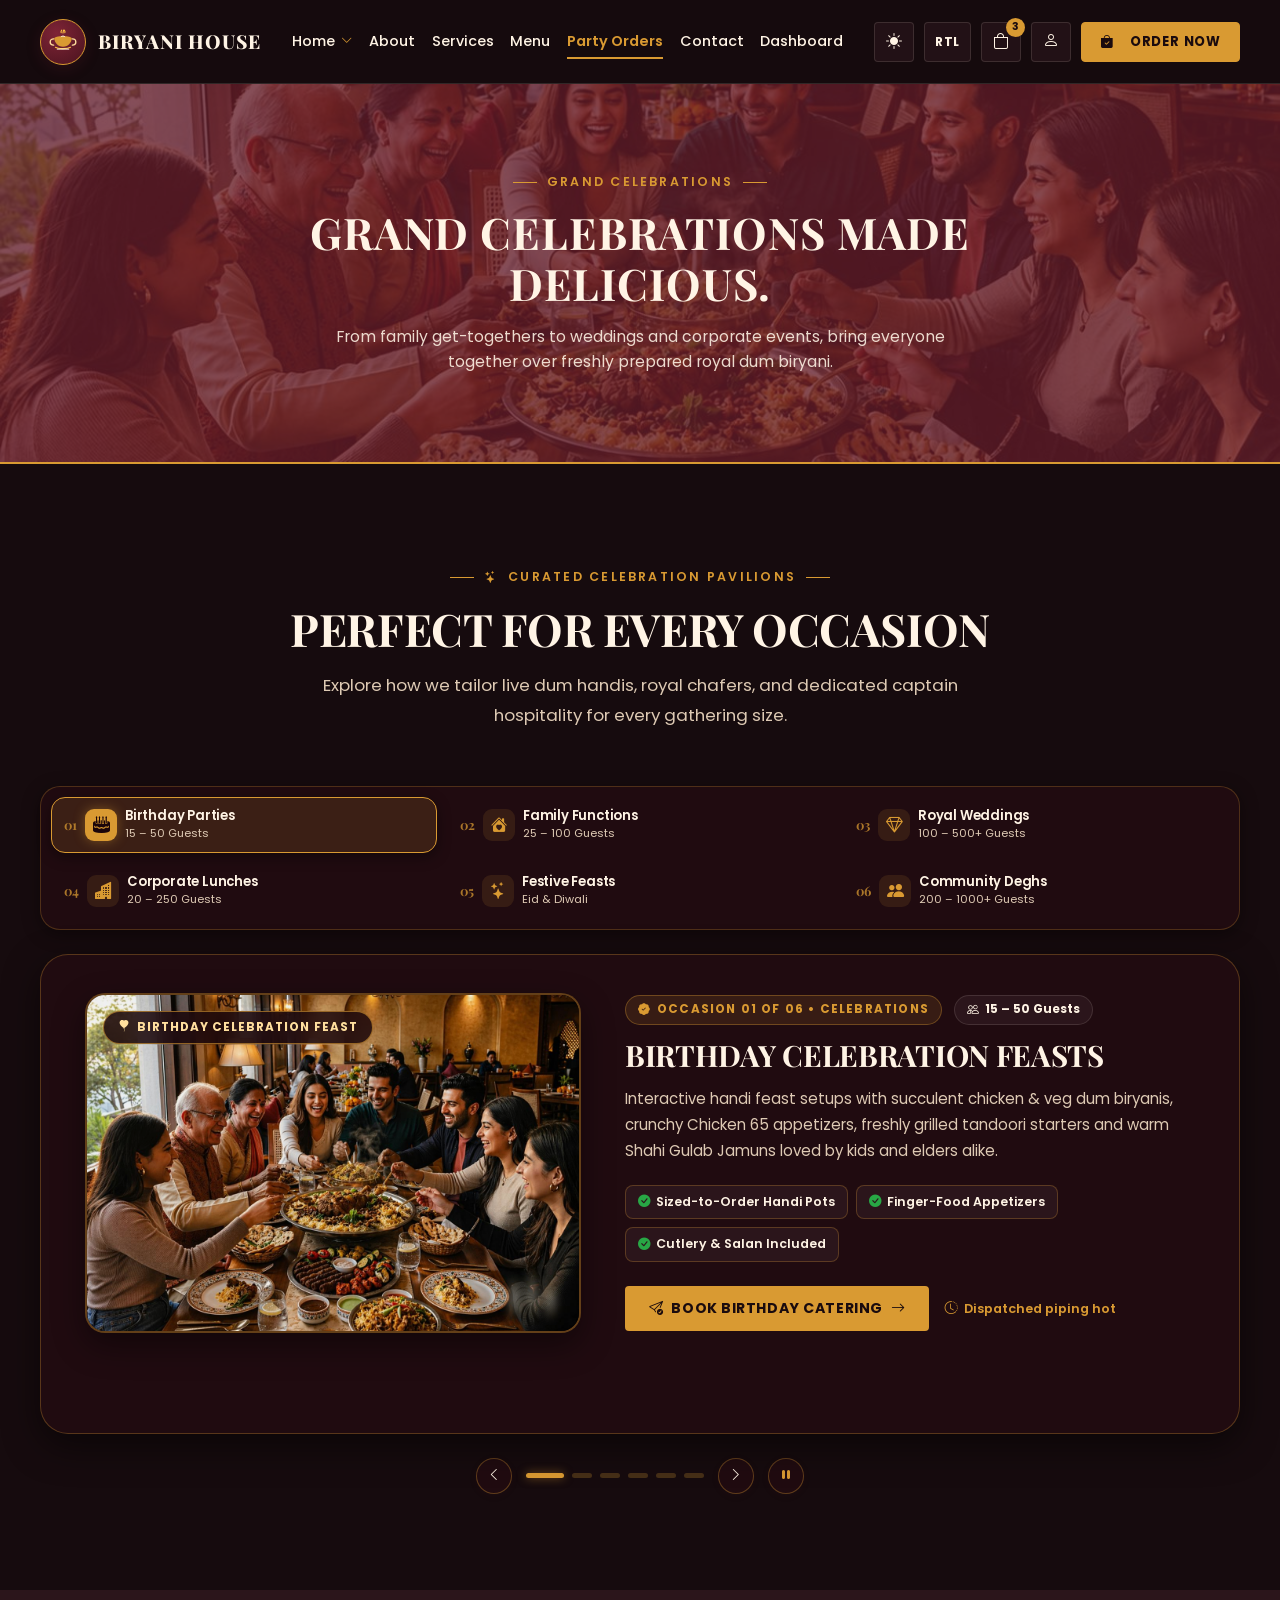
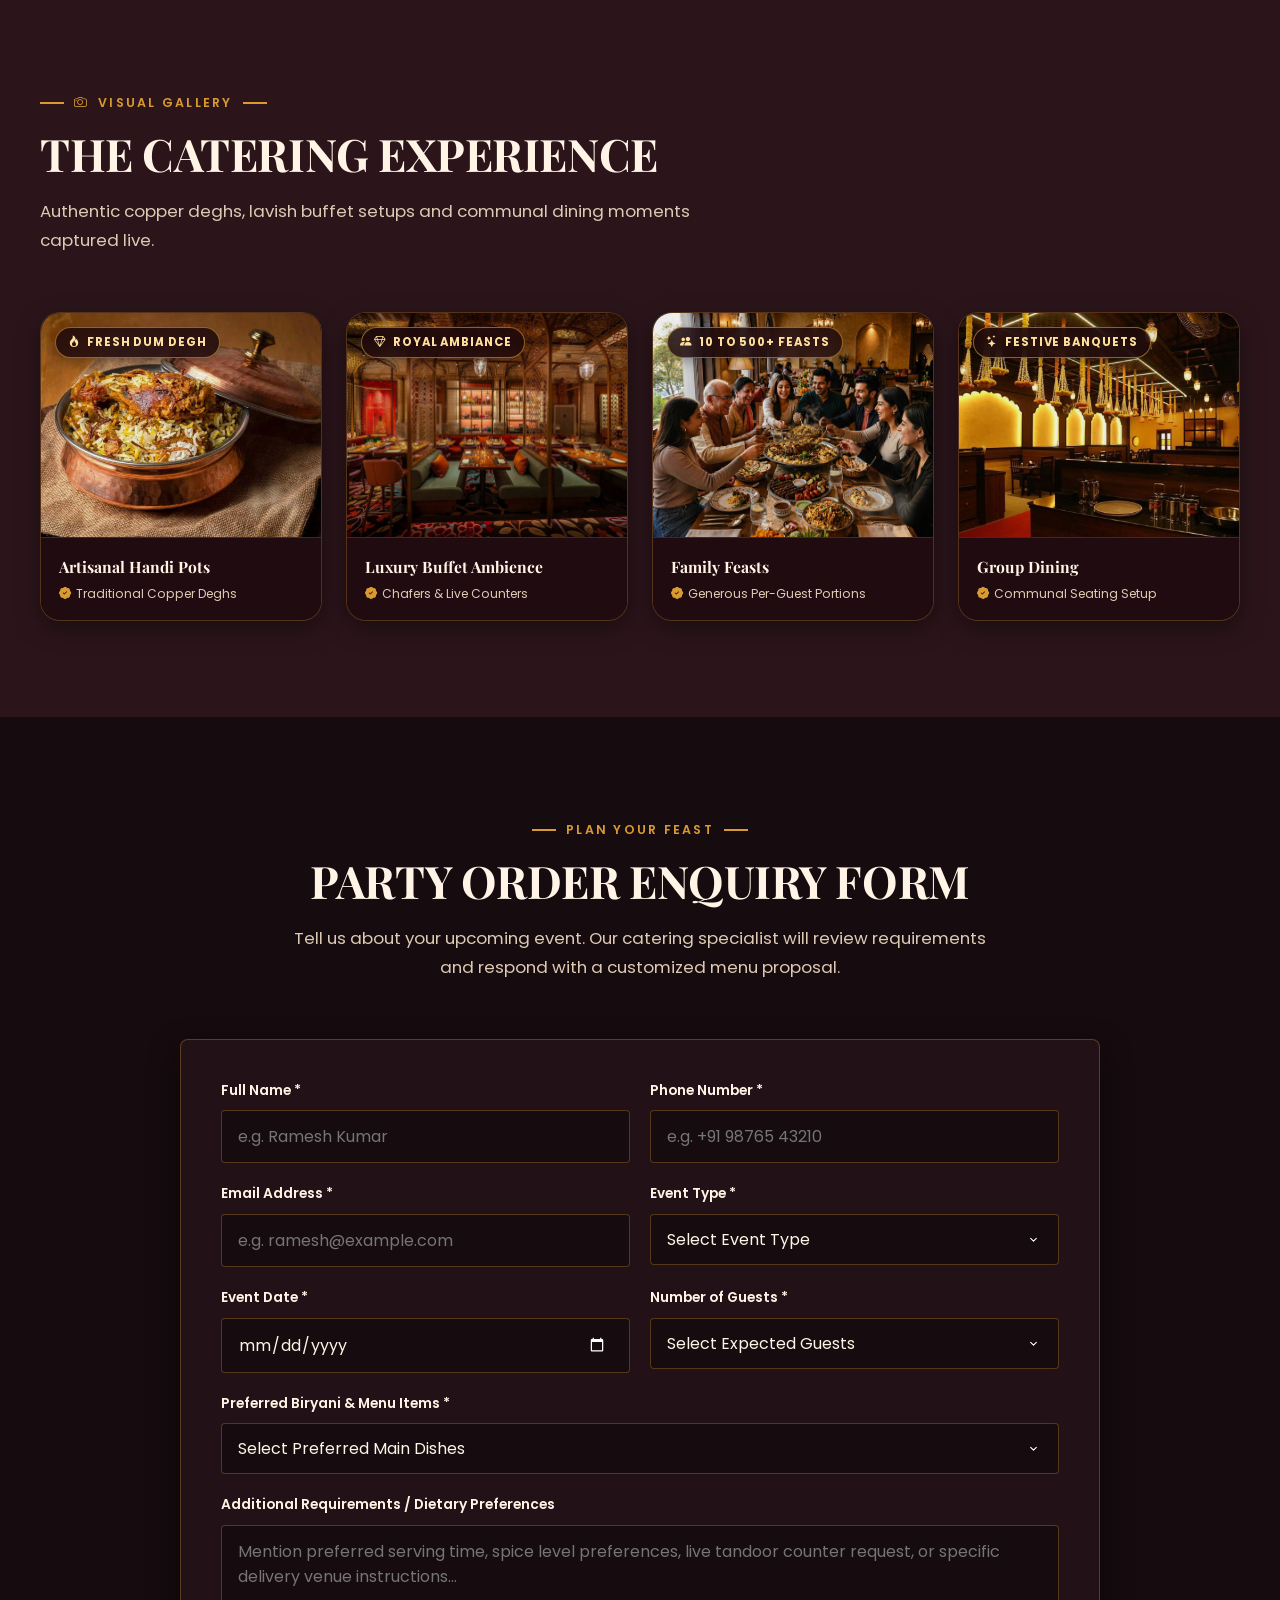
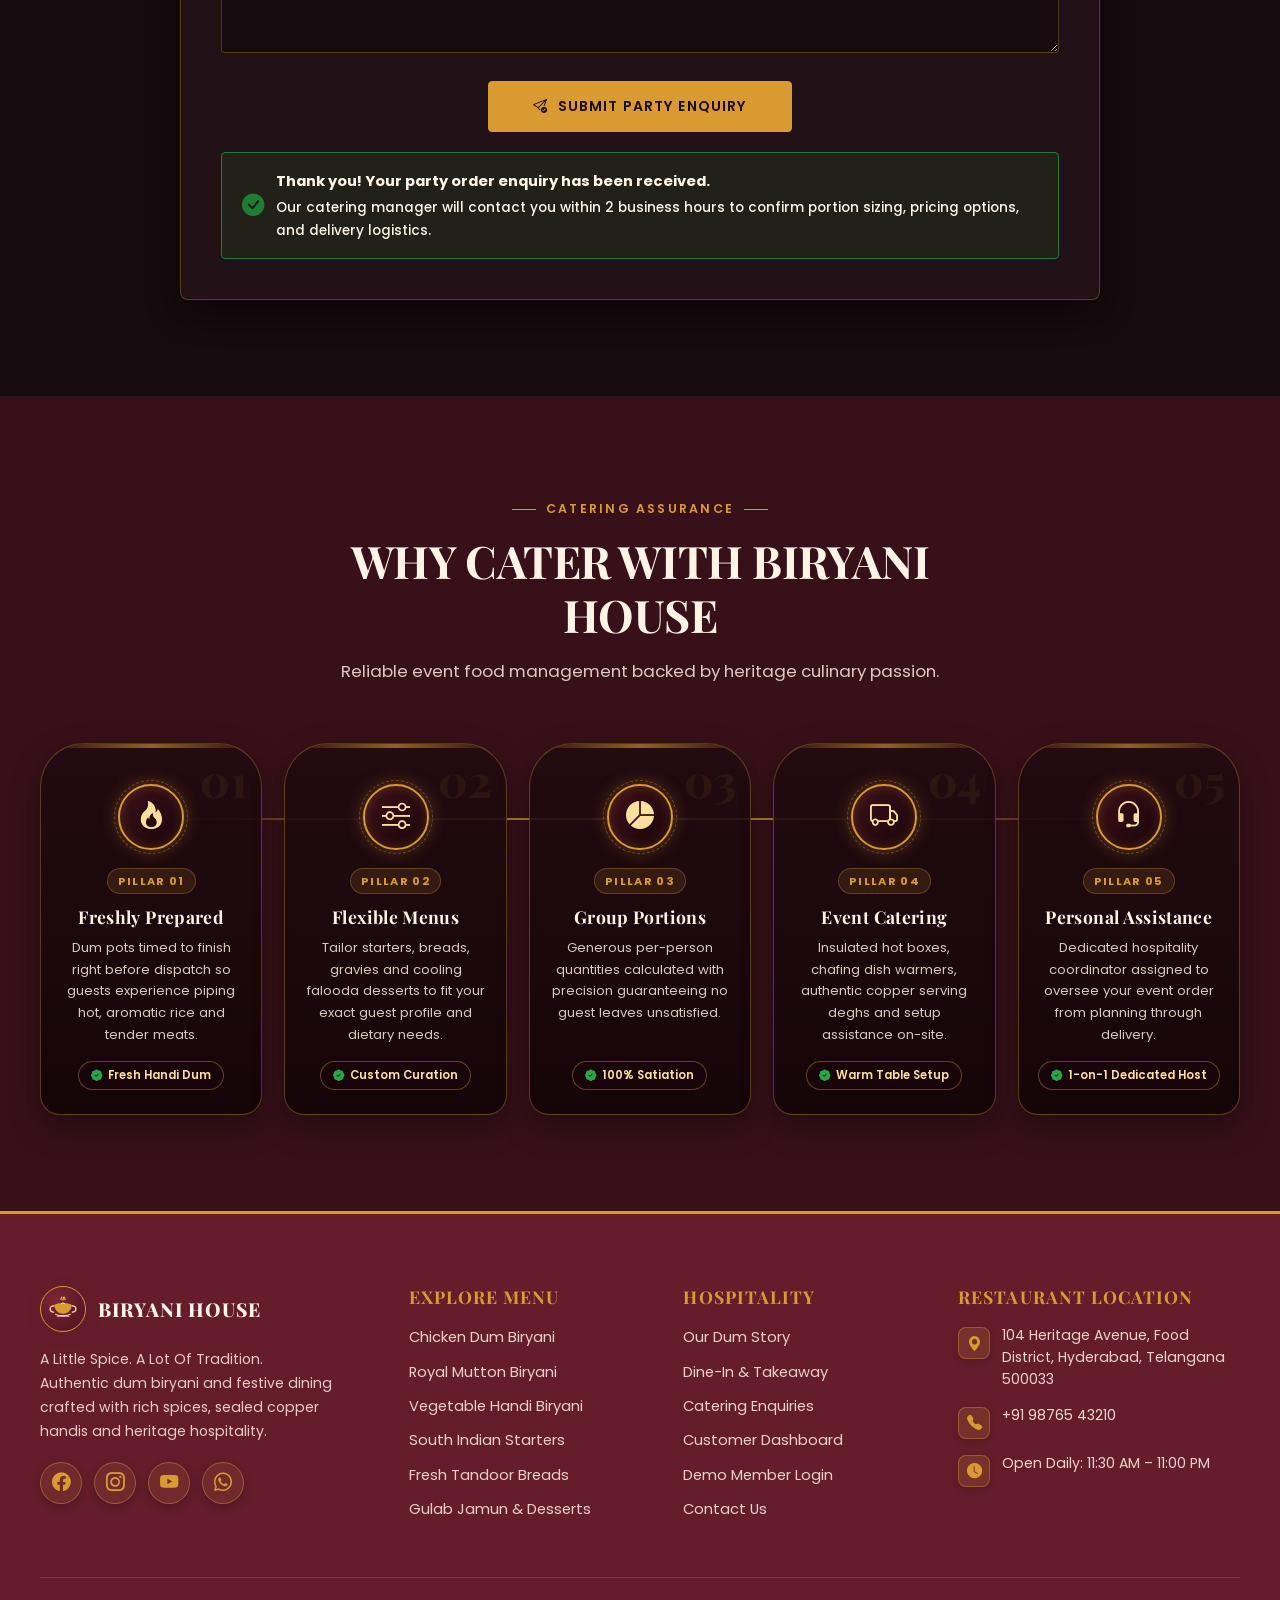
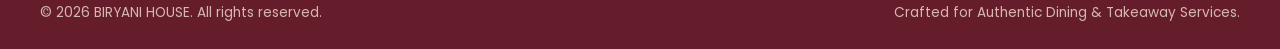
<file: party-orders.html>
<!DOCTYPE html>

<html lang="en" dir="ltr" data-theme="dark">

<head>

  <meta charset="UTF-8">

  <meta name="viewport" content="width=device-width, initial-scale=1.0">

    <!-- Favicon (Brand Logo Mark) -->
  <link rel="icon" type="image/svg+xml" href="assets/images/favicon.svg">
  <link rel="alternate icon" href="assets/images/favicon.svg">
  <link rel="apple-touch-icon" href="assets/images/favicon.svg">
  <title>Party & Catering Orders | Biryani House & Takeaway</title>

  <meta name="description" content="Plan your celebration feasts, weddings, birthdays, and corporate events with authentic dum biryani handis from Biryani House & Takeaway. Dedicated catering enquiry form.">

  <meta property="og:title" content="Party & Catering Orders | Biryani House & Takeaway">

  <meta property="og:description" content="Make your celebration a little more delicious. Dedicated bulk ordering and party catering enquiries.">

  <meta property="og:image" content="assets/images/7.jpg">

  

  <link rel="stylesheet" href="https://cdn.jsdelivr.net/npm/bootstrap-icons@1.11.3/font/bootstrap-icons.min.css">

  <link rel="stylesheet" href="assets/css/style.css">

</head>

<body>



  <!-- Sticky Navbar -->

        <header class="site-header" id="siteHeader">
    <div class="container navbar-inner">
      <!-- Left: Brand Logo -->
      <a href="index.html" class="brand-logo" aria-label="Biryani House Home">
        <div class="brand-logo-mark">
          <svg viewBox="0 0 48 48" fill="none" xmlns="http://www.w3.org/2000/svg">
            <path d="M21 9c-.5-1.5 0-3 1-4M24 9.5c0-2 1-3.5 1-4.8M27 9c.5-1.5 0-3-1-4" stroke="#FFC043" stroke-width="1.8" stroke-linecap="round"/>
            <ellipse cx="24" cy="18" rx="14" ry="3.5" fill="#D99A32"/>
            <path d="M21 15.5c1-1.5 5-1.5 6 0" stroke="#FFF4E5" stroke-width="1.5" stroke-linecap="round"/>
            <path d="M10 18c.6 7 5.2 13.5 14 13.5s13.4-6.5 14-13.5H10z" fill="#D99A32"/>
            <path d="M9 19c-3.2 0-5.5 2.2-5.5 5s2.3 5 5.5 5M39 19c3.2 0 5.5 2.2 5.5 5s-2.3 5-5.5 5" stroke="#FFDF9E" stroke-width="2.2" stroke-linecap="round"/>
            <path d="M12 32.5c4 2.8 19 2.8 24 0" stroke="#FFC043" stroke-width="2" stroke-linecap="round"/>
            <path d="M15 35.5h18" stroke="#FFF4E5" stroke-width="2" stroke-linecap="round" opacity="0.8"/>
          </svg>
        </div>
        <span class="brand-name">BIRYANI HOUSE</span>
      </a>

      <!-- Center: Navigation Links -->
      <nav class="nav-links" aria-label="Primary Navigation">
        <!-- Home Dropdown Menu -->
        <div class="nav-dropdown">
          <a href="index.html" class="nav-link nav-dropdown-trigger" aria-haspopup="true" aria-expanded="false">
            <span>Home</span>
            <i class="bi bi-chevron-down nav-dropdown-chevron"></i>
          </a>
          <div class="nav-dropdown-menu">
            <a href="index.html" class="nav-dropdown-item">
              <div class="dropdown-item-badge"><i class="bi bi-house-door-fill"></i></div>
              <div class="dropdown-item-text">
                <span class="dropdown-item-title">Home 1 &mdash; Traditional</span>
                <span class="dropdown-item-sub">Classic Handi &amp; Heritage Dum</span>
              </div>
            </a>
            <a href="home-2.html" class="nav-dropdown-item">
              <div class="dropdown-item-badge"><i class="bi bi-fire"></i></div>
              <div class="dropdown-item-text">
                <span class="dropdown-item-title">Home 2 &mdash; Contemporary</span>
                <span class="dropdown-item-sub">Modern Charcoal &amp; Live Ordering</span>
              </div>
            </a>
          </div>
        </div>

        <a href="about.html" class="nav-link">About</a>
        <a href="services.html" class="nav-link">Services</a>
        <a href="menu.html" class="nav-link">Menu</a>
        <a href="party-orders.html" class="nav-link active">Party Orders</a>
        <a href="contact.html" class="nav-link">Contact</a>
        <a href="dashboard.html" class="nav-link">Dashboard</a>
      </nav>

      <!-- Right: Action Controls -->
      <div class="nav-actions">
        <!-- Theme Toggle (Desktop Only) -->
        <button class="icon-btn theme-toggle-btn desktop-only-control" title="Toggle Theme" aria-label="Toggle Theme">
          <i class="bi bi-moon-stars-fill"></i>
        </button>

        <!-- RTL Toggle (Desktop Only) -->
        <button class="icon-btn rtl-toggle-btn desktop-only-control" title="Toggle RTL Layout" aria-label="Toggle RTL">
          RTL
        </button>

        <!-- Cart Drawer Toggle (Desktop Only) -->
        <button class="icon-btn cart-toggle-btn desktop-only-control" title="View Cart" aria-label="View Cart">
          <i class="bi bi-bag"></i>
          <span class="cart-badge cart-count-badge">3</span>
        </button>

        <!-- Customer Login Link (Desktop Only) -->
        <a href="login.html" class="icon-btn desktop-only-control" title="Customer Login" aria-label="Customer Login">
          <i class="bi bi-person"></i>
        </a>

        <!-- Order Now CTA (Desktop Only) -->
        <a href="menu.html" class="btn btn-primary nav-order-btn desktop-only-control">
          <i class="bi bi-bag-check-fill" style="margin-right: 6px;"></i>ORDER NOW
        </a>

        <!-- Mobile Hamburger Toggle (Tablet & Mobile Header Only) -->
        <button class="icon-btn mobile-menu-toggle" aria-label="Open Mobile Menu">
          <i class="bi bi-list" style="font-size: 1.4rem;"></i>
        </button>
      </div>
    </div>
  </header>

  <!-- Mobile Navigation Drawer Overlay (Rule 9) -->
  <div class="mobile-drawer-overlay"></div>
  <aside class="mobile-drawer" aria-label="Mobile Navigation Drawer">
    <div class="mobile-drawer-header">
      <div class="brand-logo">
        <div class="brand-logo-mark">
          <svg viewBox="0 0 48 48" fill="none" xmlns="http://www.w3.org/2000/svg">
            <path d="M21 9c-.5-1.5 0-3 1-4M24 9.5c0-2 1-3.5 1-4.8M27 9c.5-1.5 0-3-1-4" stroke="#FFC043" stroke-width="1.8" stroke-linecap="round"/>
            <ellipse cx="24" cy="18" rx="14" ry="3.5" fill="#D99A32"/>
            <path d="M21 15.5c1-1.5 5-1.5 6 0" stroke="#FFF4E5" stroke-width="1.5" stroke-linecap="round"/>
            <path d="M10 18c.6 7 5.2 13.5 14 13.5s13.4-6.5 14-13.5H10z" fill="#D99A32"/>
            <path d="M9 19c-3.2 0-5.5 2.2-5.5 5s2.3 5 5.5 5M39 19c3.2 0 5.5 2.2 5.5 5s-2.3 5-5.5 5" stroke="#FFDF9E" stroke-width="2.2" stroke-linecap="round"/>
            <path d="M12 32.5c4 2.8 19 2.8 24 0" stroke="#FFC043" stroke-width="2" stroke-linecap="round"/>
            <path d="M15 35.5h18" stroke="#FFF4E5" stroke-width="2" stroke-linecap="round" opacity="0.8"/>
          </svg>
        </div>
        <span class="brand-name">BIRYANI HOUSE</span>
      </div>
      <button class="icon-btn mobile-drawer-close" aria-label="Close Mobile Menu">
        <i class="bi bi-x-lg"></i>
      </button>
    </div>

    <!-- Mobile Navigation items (clean list, no extra row above Home) -->
    <nav class="mobile-nav-list">
      <!-- Mobile Home Accordion Submenu -->
      <div class="mobile-nav-accordion">
        <button class="mobile-nav-link mobile-accordion-trigger" aria-expanded="false">
          <span>Home</span>
          <i class="bi bi-chevron-down mobile-accordion-icon"></i>
        </button>
        <div class="mobile-accordion-content">
          <a href="index.html" class="mobile-subnav-link">
            <i class="bi bi-house-door-fill"></i> Home 1 &mdash; Traditional
          </a>
          <a href="home-2.html" class="mobile-subnav-link">
            <i class="bi bi-fire"></i> Home 2 &mdash; Contemporary
          </a>
        </div>
      </div>

      <a href="about.html" class="mobile-nav-link">
        <span>About</span> <i class="bi bi-chevron-right"></i>
      </a>
      <a href="services.html" class="mobile-nav-link">
        <span>Services</span> <i class="bi bi-chevron-right"></i>
      </a>
      <a href="menu.html" class="mobile-nav-link">
        <span>Menu</span> <i class="bi bi-chevron-right"></i>
      </a>
      <a href="party-orders.html" class="mobile-nav-link active">
        <span>Party Orders</span> <i class="bi bi-chevron-right"></i>
      </a>
      <a href="contact.html" class="mobile-nav-link">
        <span>Contact</span> <i class="bi bi-chevron-right"></i>
      </a>
      <a href="dashboard.html" class="mobile-nav-link">
        <span>Dashboard</span> <i class="bi bi-chevron-right"></i>
      </a>
    </nav>

    <!-- Mobile Drawer Footer: Exact Action Buttons as used in Web View + ORDER NOW CTA -->
    <div class="mobile-drawer-footer">
      <div class="mobile-drawer-icon-actions">
        <!-- Theme Toggle -->
        <button class="icon-btn theme-toggle-btn" title="Toggle Theme" aria-label="Toggle Theme">
          <i class="bi bi-moon-stars-fill"></i>
        </button>

        <!-- RTL Toggle -->
        <button class="icon-btn rtl-toggle-btn" title="Toggle RTL Layout" aria-label="Toggle RTL">
          RTL
        </button>

        <!-- Cart Drawer Toggle -->
        <button class="icon-btn cart-toggle-btn" title="View Cart" aria-label="View Cart">
          <i class="bi bi-bag"></i>
          <span class="cart-badge cart-count-badge">3</span>
        </button>

        <!-- Customer Login Link -->
        <a href="login.html" class="icon-btn" title="Customer Login" aria-label="Customer Login">
          <i class="bi bi-person"></i>
        </a>
      </div>

      <!-- Order Now CTA -->
      <a href="menu.html" class="btn btn-primary" style="width: 100%; justify-content: center; padding: 12px 20px;">
        <i class="bi bi-bag-check-fill" style="margin-right: 6px;"></i> ORDER NOW
      </a>
    </div>
  </aside>



  <main>

    <!-- Page Hero (Rule 17) -->

        <section class="page-hero">
      <img src="assets/images/7.jpg" alt="Party and event dining gathering" class="page-hero-bg">
      <div class="container page-hero-content">
        <span class="eyebrow">Grand Celebrations</span>
        <h1>GRAND CELEBRATIONS MADE DELICIOUS.</h1>
        <p>
          From family get-togethers to weddings and corporate events, bring everyone together over freshly prepared royal dum biryani.
        </p>
      </div>
    </section>



    <!-- SECTION 1 &mdash; OCCASIONS (Rule 17) -->

    <!-- SECTION 1 &mdash; EVENTS WE CATER: INTERACTIVE OCCASION THEATER (Rule 17) -->
    <section class="section section-occasion-theater">
      <div class="container">
        <div class="section-header center">
          <span class="eyebrow"><i class="bi bi-stars"></i> Curated Celebration Pavilions</span>
          <h2 class="section-title">PERFECT FOR EVERY OCCASION</h2>
          <p class="section-subtitle">
            Explore how we tailor live dum handis, royal chafers, and dedicated captain hospitality for every gathering size.
          </p>
        </div>

        <!-- Interactive Occasion Theater Hub -->
        <div class="occasion-theater-wrapper">
          
          <!-- Top Stepper / Occasion Selector Bar -->
          <div class="occasion-nav-ribbon" role="tablist" aria-label="Catering Occasions">
            <button type="button" class="occasion-tab active" data-occasion="0" role="tab" aria-selected="true">
              <span class="occasion-tab-num">01</span>
              <div class="occasion-tab-icon"><i class="bi bi-cake2-fill"></i></div>
              <div class="occasion-tab-text">
                <strong>Birthday Parties</strong>
                <small>15 &ndash; 50 Guests</small>
              </div>
            </button>

            <button type="button" class="occasion-tab" data-occasion="1" role="tab" aria-selected="false">
              <span class="occasion-tab-num">02</span>
              <div class="occasion-tab-icon"><i class="bi bi-house-heart-fill"></i></div>
              <div class="occasion-tab-text">
                <strong>Family Functions</strong>
                <small>25 &ndash; 100 Guests</small>
              </div>
            </button>

            <button type="button" class="occasion-tab" data-occasion="2" role="tab" aria-selected="false">
              <span class="occasion-tab-num">03</span>
              <div class="occasion-tab-icon"><i class="bi bi-gem"></i></div>
              <div class="occasion-tab-text">
                <strong>Royal Weddings</strong>
                <small>100 &ndash; 500+ Guests</small>
              </div>
            </button>

            <button type="button" class="occasion-tab" data-occasion="3" role="tab" aria-selected="false">
              <span class="occasion-tab-num">04</span>
              <div class="occasion-tab-icon"><i class="bi bi-buildings-fill"></i></div>
              <div class="occasion-tab-text">
                <strong>Corporate Lunches</strong>
                <small>20 &ndash; 250 Guests</small>
              </div>
            </button>

            <button type="button" class="occasion-tab" data-occasion="4" role="tab" aria-selected="false">
              <span class="occasion-tab-num">05</span>
              <div class="occasion-tab-icon"><i class="bi bi-stars"></i></div>
              <div class="occasion-tab-text">
                <strong>Festive Feasts</strong>
                <small>Eid & Diwali</small>
              </div>
            </button>

            <button type="button" class="occasion-tab" data-occasion="5" role="tab" aria-selected="false">
              <span class="occasion-tab-num">06</span>
              <div class="occasion-tab-icon"><i class="bi bi-people-fill"></i></div>
              <div class="occasion-tab-text">
                <strong>Community Deghs</strong>
                <small>200 &ndash; 1000+ Guests</small>
              </div>
            </button>
          </div>

          <!-- Dynamic Occasion Stage Container -->
          <div class="occasion-theater-stage" id="occasionTheaterStage">

            <!-- SLIDE 1: BIRTHDAY PARTIES -->
            <article class="occasion-slide active" data-slide="0" role="tabpanel">
              <div class="occasion-visual">
                <span class="occasion-shimmer"></span>
                <div class="occasion-badge"><i class="bi bi-balloon-heart-fill"></i> Birthday Celebration Feast</div>
                <div class="kitchen-steam-fx" aria-hidden="true">
                  <span class="kitchen-plume k-plume-1"></span>
                  <span class="kitchen-plume k-plume-2"></span>
                  <span class="kitchen-plume k-plume-3"></span>
                </div>
                <img src="assets/images/7.jpg" alt="Birthday party feast catering spread" loading="lazy">
              </div>
              <div class="occasion-content">
                <div class="occasion-content-header">
                  <span class="occasion-eyebrow-pill"><i class="bi bi-patch-check-fill"></i> Occasion 01 of 06 &bull; Celebrations</span>
                  <span class="occasion-guest-pill"><i class="bi bi-people"></i> 15 &ndash; 50 Guests</span>
                </div>
                <h3 class="occasion-title">BIRTHDAY CELEBRATION FEASTS</h3>
                <p class="occasion-desc">
                  Interactive handi feast setups with succulent chicken & veg dum biryanis, crunchy Chicken 65 appetizers, freshly grilled tandoori starters and warm Shahi Gulab Jamuns loved by kids and elders alike.
                </p>
                <div class="occasion-feature-chips">
                  <span class="occasion-chip"><i class="bi bi-check-circle-fill"></i> Sized-to-Order Handi Pots</span>
                  <span class="occasion-chip"><i class="bi bi-check-circle-fill"></i> Finger-Food Appetizers</span>
                  <span class="occasion-chip"><i class="bi bi-check-circle-fill"></i> Cutlery & Salan Included</span>
                </div>
                <div class="occasion-action-row">
                  <button type="button" class="btn btn-primary btn-occasion-select" onclick="selectOccasion('birthday')">
                    <i class="bi bi-send-check"></i> Book Birthday Catering <i class="bi bi-arrow-right"></i>
                  </button>
                  <span class="occasion-dispatch-note"><i class="bi bi-clock-history"></i> Dispatched piping hot</span>
                </div>
              </div>
            </article>

            <!-- SLIDE 2: FAMILY FUNCTIONS -->
            <article class="occasion-slide" data-slide="1" role="tabpanel">
              <div class="occasion-visual">
                <span class="occasion-shimmer"></span>
                <div class="occasion-badge"><i class="bi bi-house-heart"></i> Warm Family Gatherings</div>
                <div class="kitchen-steam-fx" aria-hidden="true">
                  <span class="kitchen-plume k-plume-1"></span>
                  <span class="kitchen-plume k-plume-2"></span>
                  <span class="kitchen-plume k-plume-3"></span>
                </div>
                <img src="assets/images/5.jpg" alt="Artisanal handi pots for family feast" loading="lazy">
              </div>
              <div class="occasion-content">
                <div class="occasion-content-header">
                  <span class="occasion-eyebrow-pill"><i class="bi bi-patch-check-fill"></i> Occasion 02 of 06 &bull; Family Gatherings</span>
                  <span class="occasion-guest-pill"><i class="bi bi-people"></i> 25 &ndash; 100 Guests</span>
                </div>
                <h3 class="occasion-title">FAMILY GET-TOGETHERS & POOJA FEASTS</h3>
                <p class="occasion-desc">
                  Traditional earthen degh portions cooked with pure desi ghee and saffron-infused basmati, delivered right before mealtime with rich Mirchi Ka Salan, cooling whipped raita and crisp salads.
                </p>
                <div class="occasion-feature-chips">
                  <span class="occasion-chip"><i class="bi bi-check-circle-fill"></i> Generous Per-Person Portions</span>
                  <span class="occasion-chip"><i class="bi bi-check-circle-fill"></i> Pure Veg & Non-Veg Kitchens</span>
                  <span class="occasion-chip"><i class="bi bi-check-circle-fill"></i> Table-Ready Copper Vessels</span>
                </div>
                <div class="occasion-action-row">
                  <button type="button" class="btn btn-primary btn-occasion-select" onclick="selectOccasion('family')">
                    <i class="bi bi-send-check"></i> Book Family Catering <i class="bi bi-arrow-right"></i>
                  </button>
                  <span class="occasion-dispatch-note"><i class="bi bi-shield-check"></i> 100% Satiation Guaranteed</span>
                </div>
              </div>
            </article>

            <!-- SLIDE 3: ROYAL WEDDINGS -->
            <article class="occasion-slide" data-slide="2" role="tabpanel">
              <div class="occasion-visual">
                <span class="occasion-shimmer"></span>
                <div class="occasion-badge"><i class="bi bi-trophy-fill"></i> Grand Wedding Banquets</div>
                <div class="kitchen-steam-fx" aria-hidden="true">
                  <span class="kitchen-plume k-plume-1"></span>
                  <span class="kitchen-plume k-plume-2"></span>
                  <span class="kitchen-plume k-plume-3"></span>
                </div>
                <img src="assets/images/15.jpg" alt="Lavish wedding banquet dining ambience" loading="lazy">
              </div>
              <div class="occasion-content">
                <div class="occasion-content-header">
                  <span class="occasion-eyebrow-pill"><i class="bi bi-patch-check-fill"></i> Occasion 03 of 06 &bull; Royal Banquets</span>
                  <span class="occasion-guest-pill"><i class="bi bi-people"></i> 100 &ndash; 500+ Guests</span>
                </div>
                <h3 class="occasion-title">LAVISH WEDDINGS & RECEPTIONS</h3>
                <p class="occasion-desc">
                  Imperial royal buffet stations with authentic engraved copper chafers, live naan and tandoor counters, slow-simmered Nizami Mutton Dum Deghs, and uniformed hospitality captains.
                </p>
                <div class="occasion-feature-chips">
                  <span class="occasion-chip"><i class="bi bi-check-circle-fill"></i> Live Tandoor & Chafer Stations</span>
                  <span class="occasion-chip"><i class="bi bi-check-circle-fill"></i> Uniformed Captains & Servers</span>
                  <span class="occasion-chip"><i class="bi bi-check-circle-fill"></i> Royal Falooda & Dessert Bar</span>
                </div>
                <div class="occasion-action-row">
                  <button type="button" class="btn btn-primary btn-occasion-select" onclick="selectOccasion('wedding')">
                    <i class="bi bi-send-check"></i> Book Wedding Catering <i class="bi bi-arrow-right"></i>
                  </button>
                  <span class="occasion-dispatch-note"><i class="bi bi-gem"></i> Dedicated Banquet Captain</span>
                </div>
              </div>
            </article>

            <!-- SLIDE 4: CORPORATE LUNCHES -->
            <article class="occasion-slide" data-slide="3" role="tabpanel">
              <div class="occasion-visual">
                <span class="occasion-shimmer"></span>
                <div class="occasion-badge"><i class="bi bi-briefcase-fill"></i> Corporate & Institutional</div>
                <img src="assets/images/8.jpg" alt="Modern corporate dining arrangement" loading="lazy">
              </div>
              <div class="occasion-content">
                <div class="occasion-content-header">
                  <span class="occasion-eyebrow-pill"><i class="bi bi-patch-check-fill"></i> Occasion 04 of 06 &bull; Corporate Feasts</span>
                  <span class="occasion-guest-pill"><i class="bi bi-people"></i> 20 &ndash; 250 Guests</span>
                </div>
                <h3 class="occasion-title">CORPORATE LUNCHES & MILESTONES</h3>
                <p class="occasion-desc">
                  Streamlined executive lunch solutions: individually sealed bento meal boxes or shared executive buffet spreads delivered on precise company schedules with accurate GST tax invoicing.
                </p>
                <div class="occasion-feature-chips">
                  <span class="occasion-chip"><i class="bi bi-check-circle-fill"></i> Single-Serve Bento Meal Boxes</span>
                  <span class="occasion-chip"><i class="bi bi-check-circle-fill"></i> GST Compliant Corporate Billing</span>
                  <span class="occasion-chip"><i class="bi bi-check-circle-fill"></i> On-Time Clockwork Logistics</span>
                </div>
                <div class="occasion-action-row">
                  <button type="button" class="btn btn-primary btn-occasion-select" onclick="selectOccasion('corporate')">
                    <i class="bi bi-send-check"></i> Book Corporate Catering <i class="bi bi-arrow-right"></i>
                  </button>
                  <span class="occasion-dispatch-note"><i class="bi bi-receipt"></i> Official Corporate Invoicing</span>
                </div>
              </div>
            </article>

            <!-- SLIDE 5: FESTIVE CELEBRATIONS -->
            <article class="occasion-slide" data-slide="4" role="tabpanel">
              <div class="occasion-visual">
                <span class="occasion-shimmer"></span>
                <div class="occasion-badge"><i class="bi bi-stars"></i> Eid, Diwali & Festive Feasts</div>
                <div class="kitchen-steam-fx" aria-hidden="true">
                  <span class="kitchen-plume k-plume-1"></span>
                  <span class="kitchen-plume k-plume-2"></span>
                  <span class="kitchen-plume k-plume-3"></span>
                </div>
                <img src="assets/images/12.jpg" alt="Festive banquet celebration setting" loading="lazy">
              </div>
              <div class="occasion-content">
                <div class="occasion-content-header">
                  <span class="occasion-eyebrow-pill"><i class="bi bi-patch-check-fill"></i> Occasion 05 of 06 &bull; Festive Spreads</span>
                  <span class="occasion-guest-pill"><i class="bi bi-people"></i> All Group Sizes</span>
                </div>
                <h3 class="occasion-title">EID, DIWALI & NEW YEAR FESTIVITIES</h3>
                <p class="occasion-desc">
                  Special occasion holiday menus celebrating communal joy: signature Handi Mutton Dawat, saffron kheer, Sheer Khurma, dry fruit platters and traditional royal accompaniments.
                </p>
                <div class="occasion-feature-chips">
                  <span class="occasion-chip"><i class="bi bi-check-circle-fill"></i> Authentic Festival Recipes</span>
                  <span class="occasion-chip"><i class="bi bi-check-circle-fill"></i> Pre-Booked Peak Delivery Slots</span>
                  <span class="occasion-chip"><i class="bi bi-check-circle-fill"></i> Double Dessert & Dry Fruits</span>
                </div>
                <div class="occasion-action-row">
                  <button type="button" class="btn btn-primary btn-occasion-select" onclick="selectOccasion('festive')">
                    <i class="bi bi-send-check"></i> Book Festive Catering <i class="bi bi-arrow-right"></i>
                  </button>
                  <span class="occasion-dispatch-note"><i class="bi bi-calendar2-heart"></i> Reserve Early for Eid/Diwali</span>
                </div>
              </div>
            </article>

            <!-- SLIDE 6: COMMUNITY EVENTS -->
            <article class="occasion-slide" data-slide="5" role="tabpanel">
              <div class="occasion-visual">
                <span class="occasion-shimmer"></span>
                <div class="occasion-badge"><i class="bi bi-people"></i> Mass Community Deghs</div>
                <div class="kitchen-steam-fx" aria-hidden="true">
                  <span class="kitchen-plume k-plume-1"></span>
                  <span class="kitchen-plume k-plume-2"></span>
                  <span class="kitchen-plume k-plume-3"></span>
                </div>
                <img src="assets/images/6.jpg" alt="Large communal biryani degh pot catering" loading="lazy">
              </div>
              <div class="occasion-content">
                <div class="occasion-content-header">
                  <span class="occasion-eyebrow-pill"><i class="bi bi-patch-check-fill"></i> Occasion 06 of 06 &bull; Community Scale</span>
                  <span class="occasion-guest-pill"><i class="bi bi-people"></i> 200 &ndash; 1000+ Guests</span>
                </div>
                <h3 class="occasion-title">HIGH-CAPACITY COMMUNITY GATHERINGS</h3>
                <p class="occasion-desc">
                  Massive 20kg, 50kg and custom traditional degh pots cooked by our master ustad khansamas for temples, community centres, sports clubs and charity galas with strict hygiene certifications.
                </p>
                <div class="occasion-feature-chips">
                  <span class="occasion-chip"><i class="bi bi-check-circle-fill"></i> Heavy 50kg Handi Deghs</span>
                  <span class="occasion-chip"><i class="bi bi-check-circle-fill"></i> Rapid Mass Distribution Gear</span>
                  <span class="occasion-chip"><i class="bi bi-check-circle-fill"></i> Complete Packaging Solutions</span>
                </div>
                <div class="occasion-action-row">
                  <button type="button" class="btn btn-primary btn-occasion-select" onclick="selectOccasion('community')">
                    <i class="bi bi-send-check"></i> Book Community Degh <i class="bi bi-arrow-right"></i>
                  </button>
                  <span class="occasion-dispatch-note"><i class="bi bi-award"></i> Master Ustad Preparation</span>
                </div>
              </div>
            </article>

          </div>

          <!-- Bottom Control Bar (Autoplay pause/play & milestone tracker) -->
          <!-- Theater Navigation & Progress Controls (No ugly text, clean icons) -->
          <div class="occasion-footer-controls">
            <button type="button" class="occasion-nav-arrow" id="occasionPrevBtn" aria-label="Previous Occasion" title="Previous Occasion">
              <i class="bi bi-chevron-left"></i>
            </button>
            <div class="occasion-counter-dots" id="occasionDots">
              <span class="occasion-dot active" data-dot="0"></span>
              <span class="occasion-dot" data-dot="1"></span>
              <span class="occasion-dot" data-dot="2"></span>
              <span class="occasion-dot" data-dot="3"></span>
              <span class="occasion-dot" data-dot="4"></span>
              <span class="occasion-dot" data-dot="5"></span>
            </div>
            <button type="button" class="occasion-nav-arrow" id="occasionNextBtn" aria-label="Next Occasion" title="Next Occasion">
              <i class="bi bi-chevron-right"></i>
            </button>
            <button type="button" class="occasion-playpause-btn" id="occasionAutoPlayBtn" aria-label="Toggle Auto-Play" title="Toggle Auto-Play">
              <i class="bi bi-pause-fill"></i>
            </button>
          </div>

        </div>
      </div>
    </section>

    <!-- SECTION 2 &mdash; CATERING SHOWCASE (Rule 17) -->

    <!-- SECTION 2 &mdash; CATERING SHOWCASE (Rule 17) -->
    <section class="section section-alt">
      <div class="container">
        <div class="section-header">
          <span class="eyebrow"><i class="bi bi-camera"></i> Visual Gallery</span>
          <h2 class="section-title">THE CATERING EXPERIENCE</h2>
          <p class="section-subtitle">
            Authentic copper deghs, lavish buffet setups and communal dining moments captured live.
          </p>
        </div>

        <div class="catering-gallery-grid">
          <!-- GALLERY ITEM 1 -->
          <article class="catering-gallery-card">
            <div class="gallery-media">
              <span class="gallery-shimmer"></span>
              <div class="gallery-floating-badge"><i class="bi bi-fire"></i> Fresh Dum Degh</div>
              <div class="kitchen-steam-fx" aria-hidden="true">
                <span class="kitchen-plume k-plume-1"></span>
                <span class="kitchen-plume k-plume-2"></span>
                <span class="kitchen-plume k-plume-3"></span>
              </div>
              <img src="assets/images/5.jpg" alt="Artisanal Biryani Handi presentation" loading="lazy">
            </div>
            <div class="gallery-caption">
              <span class="gallery-caption-title">Artisanal Handi Pots</span>
              <span class="gallery-caption-sub"><i class="bi bi-patch-check-fill"></i> Traditional Copper Deghs</span>
            </div>
          </article>

          <!-- GALLERY ITEM 2 -->
          <article class="catering-gallery-card">
            <div class="gallery-media">
              <span class="gallery-shimmer"></span>
              <div class="gallery-floating-badge"><i class="bi bi-gem"></i> Royal Ambiance</div>
              <img src="assets/images/15.jpg" alt="Luxury catering buffet ambiance" loading="lazy">
            </div>
            <div class="gallery-caption">
              <span class="gallery-caption-title">Luxury Buffet Ambience</span>
              <span class="gallery-caption-sub"><i class="bi bi-patch-check-fill"></i> Chafers & Live Counters</span>
            </div>
          </article>

          <!-- GALLERY ITEM 3 -->
          <article class="catering-gallery-card">
            <div class="gallery-media">
              <span class="gallery-shimmer"></span>
              <div class="gallery-floating-badge"><i class="bi bi-people-fill"></i> 10 to 500+ Feasts</div>
              <div class="kitchen-steam-fx" aria-hidden="true">
                <span class="kitchen-plume k-plume-1"></span>
                <span class="kitchen-plume k-plume-2"></span>
                <span class="kitchen-plume k-plume-3"></span>
              </div>
              <img src="assets/images/7.jpg" alt="Family food celebrations and feasts" loading="lazy">
            </div>
            <div class="gallery-caption">
              <span class="gallery-caption-title">Family Feasts</span>
              <span class="gallery-caption-sub"><i class="bi bi-patch-check-fill"></i> Generous Per-Guest Portions</span>
            </div>
          </article>

          <!-- GALLERY ITEM 4 -->
          <article class="catering-gallery-card">
            <div class="gallery-media">
              <span class="gallery-shimmer"></span>
              <div class="gallery-floating-badge"><i class="bi bi-stars"></i> Festive Banquets</div>
              <img src="assets/images/12.jpg" alt="Large group communal dining hall" loading="lazy">
            </div>
            <div class="gallery-caption">
              <span class="gallery-caption-title">Group Dining</span>
              <span class="gallery-caption-sub"><i class="bi bi-patch-check-fill"></i> Communal Seating Setup</span>
            </div>
          </article>
        </div>
      </div>
    </section>

    <!-- SECTION 3 &mdash; PARTY ORDER ENQUIRY FORM (Rule 17: Dedicated page form with validation) -->

    <section class="section">

      <div class="container" style="max-width: 920px;">

        <div class="section-header center">

          <span class="eyebrow">Plan Your Feast</span>

          <h2 class="section-title">PARTY ORDER ENQUIRY FORM</h2>

          <p class="section-subtitle">

            Tell us about your upcoming event. Our catering specialist will review requirements and respond with a customized menu proposal.

          </p>

        </div>



        <div class="form-card">

          <form id="partyEnquiryForm" novalidate>

            <div class="form-grid">

              

              <!-- Full Name -->

              <div class="form-group">

                <label class="form-label" for="partyFullName">Full Name *</label>

                <input type="text" id="partyFullName" class="form-control" placeholder="e.g. Ramesh Kumar" required>

                <span class="form-error">Please enter your full name.</span>

              </div>



              <!-- Phone Number -->

              <div class="form-group">

                <label class="form-label" for="partyPhone">Phone Number *</label>

                <input type="tel" id="partyPhone" class="form-control" placeholder="e.g. +91 98765 43210" required>

                <span class="form-error">Please enter a valid contact number.</span>

              </div>



              <!-- Email -->

              <div class="form-group">

                <label class="form-label" for="partyEmail">Email Address *</label>

                <input type="email" id="partyEmail" class="form-control" placeholder="e.g. ramesh@example.com" required>

                <span class="form-error">Please enter a valid email address.</span>

              </div>



              <!-- Event Type -->

              <div class="form-group">

                <label class="form-label" for="partyEventType">Event Type *</label>

                <select id="partyEventType" class="form-control" required>

                  <option value="">Select Event Type</option>

                  <option value="birthday">Birthday Celebration</option>

                  <option value="family">Family Get-Together</option>

                  <option value="wedding">Wedding / Reception</option>

                  <option value="corporate">Corporate Lunch / Meeting</option>

                  <option value="festive">Festive Celebration</option>

                  <option value="community">Community / Group Gathering</option>

                </select>

                <span class="form-error">Please select an event type.</span>

              </div>



              <!-- Event Date -->

              <div class="form-group">

                <label class="form-label" for="partyEventDate">Event Date *</label>

                <input type="date" id="partyEventDate" class="form-control" required>

                <span class="form-error">Please choose a valid event date.</span>

              </div>



              <!-- Number of Guests -->

              <div class="form-group">

                <label class="form-label" for="partyGuests">Number of Guests *</label>

                <select id="partyGuests" class="form-control" required>

                  <option value="">Select Expected Guests</option>

                  <option value="15-30">15 &ndash; 30 Guests</option>

                  <option value="30-75">30 &ndash; 75 Guests</option>

                  <option value="75-150">75 &ndash; 150 Guests</option>

                  <option value="150-300">150 &ndash; 300 Guests</option>

                  <option value="300+">300+ Guests (Custom Degh)</option>

                </select>

                <span class="form-error">Please select expected number of guests.</span>

              </div>



              <!-- Preferred Biryani -->

              <div class="form-group full">

                <label class="form-label" for="partyBiryaniPref">Preferred Biryani & Menu Items *</label>

                <select id="partyBiryaniPref" class="form-control" required>

                  <option value="">Select Preferred Main Dishes</option>

                  <option value="chicken-dum">Hyderabadi Chicken Dum Biryani Combo</option>

                  <option value="royal-mutton">Royal Mutton Dum Biryani Feast</option>

                  <option value="mixed-biryani">Mixed Feast (Chicken & Mutton Dum Biryanis)</option>

                  <option value="veg-feast">Pure Vegetarian Dum Biryani & Paneer Special</option>

                  <option value="grand-spread">Grand Spread (Biryani + Starters + Tandoor + Dessert)</option>

                </select>

                <span class="form-error">Please select your preferred biryani menu.</span>

              </div>



              <!-- Additional Requirements -->

              <div class="form-group full">

                <label class="form-label" for="partyNotes">Additional Requirements / Dietary Preferences</label>

                <textarea id="partyNotes" class="form-control" rows="4" placeholder="Mention preferred serving time, spice level preferences, live tandoor counter request, or specific delivery venue instructions..."></textarea>

              </div>



            </div>



            <!-- Submit Button -->

            <div style="margin-top: 28px; text-align: center;">

              <button type="submit" class="btn btn-primary" style="padding-inline: 44px;">

                <i class="bi bi-send-check"></i> SUBMIT PARTY ENQUIRY

              </button>

            </div>



            <!-- Frontend Confirmation Alert (Rule 17) -->

            <div id="partySuccessAlert" class="form-alert success">

              <i class="bi bi-check-circle-fill" style="color: var(--veg-green); font-size: 1.4rem;"></i>

              <div>

                <strong>Thank you! Your party order enquiry has been received.</strong>

                <p style="margin: 4px 0 0; font-size: 0.85rem;">Our catering manager will contact you within 2 business hours to confirm portion sizing, pricing options, and delivery logistics.</p>

              </div>

            </div>

          </form>

        </div>

      </div>

    </section>



    <!-- SECTION 4 &mdash; WHY ORDER WITH US (Rule 17) -->

    <section class="section section-maroon">

      <div class="container">

        <div class="section-header center">

          <span class="eyebrow" style="color: var(--saffron);">Catering Assurance</span>

          <h2 class="section-title">WHY CATER WITH BIRYANI HOUSE</h2>

          <p class="section-subtitle">

            Reliable event food management backed by heritage culinary passion.

          </p>

        </div>



        <div class="catering-pillars-container">

          <!-- Connecting Golden Heritage Rail (Desktop) -->

          <div class="catering-heritage-rail" aria-hidden="true"></div>



          <div class="catering-pillars-grid">

            <!-- PILLAR 01 -->

            <div class="catering-pillar">

              <span class="pillar-shimmer"></span>

              <span class="pillar-watermark" aria-hidden="true">01</span>

              <div class="pillar-medallion">

                <i class="bi bi-fire"></i>

              </div>

              <span class="pillar-step-tag">Pillar 01</span>

              <h3 class="pillar-title">Freshly Prepared</h3>

              <p class="pillar-desc">

                Dum pots timed to finish right before dispatch so guests experience piping hot, aromatic rice and tender meats.

              </p>

              <span class="pillar-guarantee-pill">

                <i class="bi bi-patch-check-fill"></i> Fresh Handi Dum

              </span>

            </div>



            <!-- PILLAR 02 -->

            <div class="catering-pillar">

              <span class="pillar-shimmer"></span>

              <span class="pillar-watermark" aria-hidden="true">02</span>

              <div class="pillar-medallion">

                <i class="bi bi-sliders"></i>

              </div>

              <span class="pillar-step-tag">Pillar 02</span>

              <h3 class="pillar-title">Flexible Menus</h3>

              <p class="pillar-desc">

                Tailor starters, breads, gravies and cooling falooda desserts to fit your exact guest profile and dietary needs.

              </p>

              <span class="pillar-guarantee-pill">

                <i class="bi bi-patch-check-fill"></i> Custom Curation

              </span>

            </div>



            <!-- PILLAR 03 -->

            <div class="catering-pillar">

              <span class="pillar-shimmer"></span>

              <span class="pillar-watermark" aria-hidden="true">03</span>

              <div class="pillar-medallion">

                <i class="bi bi-pie-chart-fill"></i>

              </div>

              <span class="pillar-step-tag">Pillar 03</span>

              <h3 class="pillar-title">Group Portions</h3>

              <p class="pillar-desc">

                Generous per-person quantities calculated with precision guaranteeing no guest leaves unsatisfied.

              </p>

              <span class="pillar-guarantee-pill">

                <i class="bi bi-patch-check-fill"></i> 100% Satiation

              </span>

            </div>



            <!-- PILLAR 04 -->

            <div class="catering-pillar">

              <span class="pillar-shimmer"></span>

              <span class="pillar-watermark" aria-hidden="true">04</span>

              <div class="pillar-medallion">

                <i class="bi bi-truck"></i>

              </div>

              <span class="pillar-step-tag">Pillar 04</span>

              <h3 class="pillar-title">Event Catering</h3>

              <p class="pillar-desc">

                Insulated hot boxes, chafing dish warmers, authentic copper serving deghs and setup assistance on-site.

              </p>

              <span class="pillar-guarantee-pill">

                <i class="bi bi-patch-check-fill"></i> Warm Table Setup

              </span>

            </div>



            <!-- PILLAR 05 -->

            <div class="catering-pillar">

              <span class="pillar-shimmer"></span>

              <span class="pillar-watermark" aria-hidden="true">05</span>

              <div class="pillar-medallion">

                <i class="bi bi-headset"></i>

              </div>

              <span class="pillar-step-tag">Pillar 05</span>

              <h3 class="pillar-title">Personal Assistance</h3>

              <p class="pillar-desc">

                Dedicated hospitality coordinator assigned to oversee your event order from planning through delivery.

              </p>

              <span class="pillar-guarantee-pill">

                <i class="bi bi-patch-check-fill"></i> 1-on-1 Dedicated Host

              </span>

            </div>

          </div>

        </div>

      </div>

    </section>

  </main>



  <!-- Cart Drawer Component -->

  <div class="mobile-drawer-overlay" id="cartDrawerOverlay"></div>

  <aside class="cart-drawer" id="publicCartDrawer" aria-label="Customer Cart">

    <div class="cart-drawer-header">

      <div style="display: flex; align-items: center; gap: 10px;">

        <i class="bi bi-bag-heart-fill" style="color: var(--saffron); font-size: 1.25rem;"></i>

        <h3 style="margin: 0;">Your Order Cart</h3>

      </div>

      <button class="icon-btn" id="cartDrawerClose" aria-label="Close cart" style="background: none; border-color: rgba(255,244,229,0.3); color: var(--cream);"><i class="bi bi-x-lg"></i></button>

    </div>

    <div class="cart-drawer-body">

      <div id="cartEmptyState" style="text-align: center; padding-block: 60px 20px;">

        <i class="bi bi-basket" style="font-size: 3rem; color: var(--saffron);"></i>

        <h4 style="margin-block: 16px 6px;">Your cart is currently empty</h4>

        <a href="menu.html" class="btn btn-primary btn-sm" onclick="closeCartDrawer()">Browse Menu</a>

      </div>

      <div id="cartItemsList"></div>

    </div>

    <div class="cart-drawer-footer" id="cartDrawerFooter" style="display: none;">

      <div style="display: flex; justify-content: space-between; font-size: 0.9rem; margin-bottom: 8px;"><span>Item Subtotal:</span><strong id="cartSubtotal">?0</strong></div>

      <div style="display: flex; justify-content: space-between; font-size: 0.85rem; color: var(--text-muted); margin-bottom: 12px;"><span>Packaging & Delivery (Demo):</span><strong id="cartDeliveryFee">?50</strong></div>

      <div style="display: flex; justify-content: space-between; font-size: 1.15rem; font-weight: 700; color: var(--text-heading); padding-top: 10px; border-top: 1px solid var(--border-strong); margin-bottom: 18px;"><span>Grand Total:</span><strong id="cartGrandTotal" style="color: var(--maroon);">?0</strong></div>

      <a href="dashboard.html#cart" class="btn btn-primary" style="width: 100%;">PROCEED TO ORDER <i class="bi bi-arrow-right"></i></a>

    </div>

  </aside>



  <!-- Footer -->

  <footer class="site-footer">
    <div class="container footer-grid">
      <div class="footer-col">
        <a href="index.html" class="brand-logo" style="margin-bottom: 16px; text-decoration: none;" aria-label="Biryani House Home">
          <div class="brand-logo-mark">
            <svg viewBox="0 0 48 48" fill="none" xmlns="http://www.w3.org/2000/svg">
              <path d="M21 9c-.5-1.5 0-3 1-4M24 9.5c0-2 1-3.5 1-4.8M27 9c.5-1.5 0-3-1-4" stroke="#FFC043" stroke-width="1.8" stroke-linecap="round"/>
              <ellipse cx="24" cy="18" rx="14" ry="3.5" fill="#D99A32"/>
              <path d="M21 15.5c1-1.5 5-1.5 6 0" stroke="#FFF4E5" stroke-width="1.5" stroke-linecap="round"/>
              <path d="M10 18c.6 7 5.2 13.5 14 13.5s13.4-6.5 14-13.5H10z" fill="#D99A32"/>
              <path d="M9 19c-3.2 0-5.5 2.2-5.5 5s2.3 5 5.5 5M39 19c3.2 0 5.5 2.2 5.5 5s-2.3 5-5.5 5" stroke="#FFDF9E" stroke-width="2.2" stroke-linecap="round"/>
              <path d="M12 32.5c4 2.8 19 2.8 24 0" stroke="#FFC043" stroke-width="2" stroke-linecap="round"/>
              <path d="M15 35.5h18" stroke="#FFF4E5" stroke-width="2" stroke-linecap="round" opacity="0.8"/>
            </svg>
          </div>
          <span class="brand-name" style="color: var(--cream);">BIRYANI HOUSE</span>
        </a>
        <p style="font-size: 0.88rem; color: rgba(255, 244, 229, 0.82); line-height: 1.7; margin-bottom: 18px;">
          A Little Spice. A Lot Of Tradition.<br>
          Authentic dum biryani and festive dining crafted with rich spices, sealed copper handis and heritage hospitality.
        </p>
        <div class="footer-social-links">
          <a href="https://facebook.com" target="_blank" rel="noopener noreferrer" class="social-icon-btn" aria-label="Facebook">
            <i class="bi bi-facebook"></i>
          </a>
          <a href="https://instagram.com" target="_blank" rel="noopener noreferrer" class="social-icon-btn" aria-label="Instagram">
            <i class="bi bi-instagram"></i>
          </a>
          <a href="https://youtube.com" target="_blank" rel="noopener noreferrer" class="social-icon-btn" aria-label="YouTube">
            <i class="bi bi-youtube"></i>
          </a>
          <a href="https://wa.me/919876543210" target="_blank" rel="noopener noreferrer" class="social-icon-btn" aria-label="WhatsApp">
            <i class="bi bi-whatsapp"></i>
          </a>
        </div>
      </div>

      <div class="footer-col">
        <h4>Explore Menu</h4>
        <nav class="footer-links">
          <a href="menu.html">Chicken Dum Biryani</a>
          <a href="menu.html">Royal Mutton Biryani</a>
          <a href="menu.html">Vegetable Handi Biryani</a>
          <a href="menu.html">South Indian Starters</a>
          <a href="menu.html">Fresh Tandoor Breads</a>
          <a href="menu.html">Gulab Jamun &amp; Desserts</a>
        </nav>
      </div>

      <div class="footer-col">
        <h4>Hospitality</h4>
        <nav class="footer-links">
          <a href="about.html">Our Dum Story</a>
          <a href="services.html">Dine-In &amp; Takeaway</a>
          <a href="party-orders.html">Catering Enquiries</a>
          <a href="dashboard.html">Customer Dashboard</a>
          <a href="login.html">Demo Member Login</a>
          <a href="contact.html">Contact Us</a>
        </nav>
      </div>

      <div class="footer-col">
        <h4>Restaurant Location</h4>
        <div class="footer-contact-list">
          <div class="footer-contact-item">
            <div class="footer-contact-icon">
              <i class="bi bi-geo-alt-fill"></i>
            </div>
            <div class="footer-contact-info">
              <span>104 Heritage Avenue, Food District, Hyderabad, Telangana 500033</span>
            </div>
          </div>
          <div class="footer-contact-item">
            <div class="footer-contact-icon">
              <i class="bi bi-telephone-fill"></i>
            </div>
            <div class="footer-contact-info">
              <a href="tel:+919876543210">+91 98765 43210</a>
            </div>
          </div>
          <div class="footer-contact-item">
            <div class="footer-contact-icon">
              <i class="bi bi-clock-fill"></i>
            </div>
            <div class="footer-contact-info">
              <span>Open Daily: 11:30 AM &ndash; 11:00 PM</span>
            </div>
          </div>
        </div>
      </div>
    </div>

    <div class="container footer-bottom">
      <div>&copy; 2026 <a href="index.html" style="color: inherit; text-decoration: none;">BIRYANI HOUSE</a>. All rights reserved.</div>
      <div>Crafted for Authentic Dining &amp; Takeaway Services.</div>
    </div>
  </footer>



  <script src="assets/js/main.js"></script>

</body>

</html>
</file>
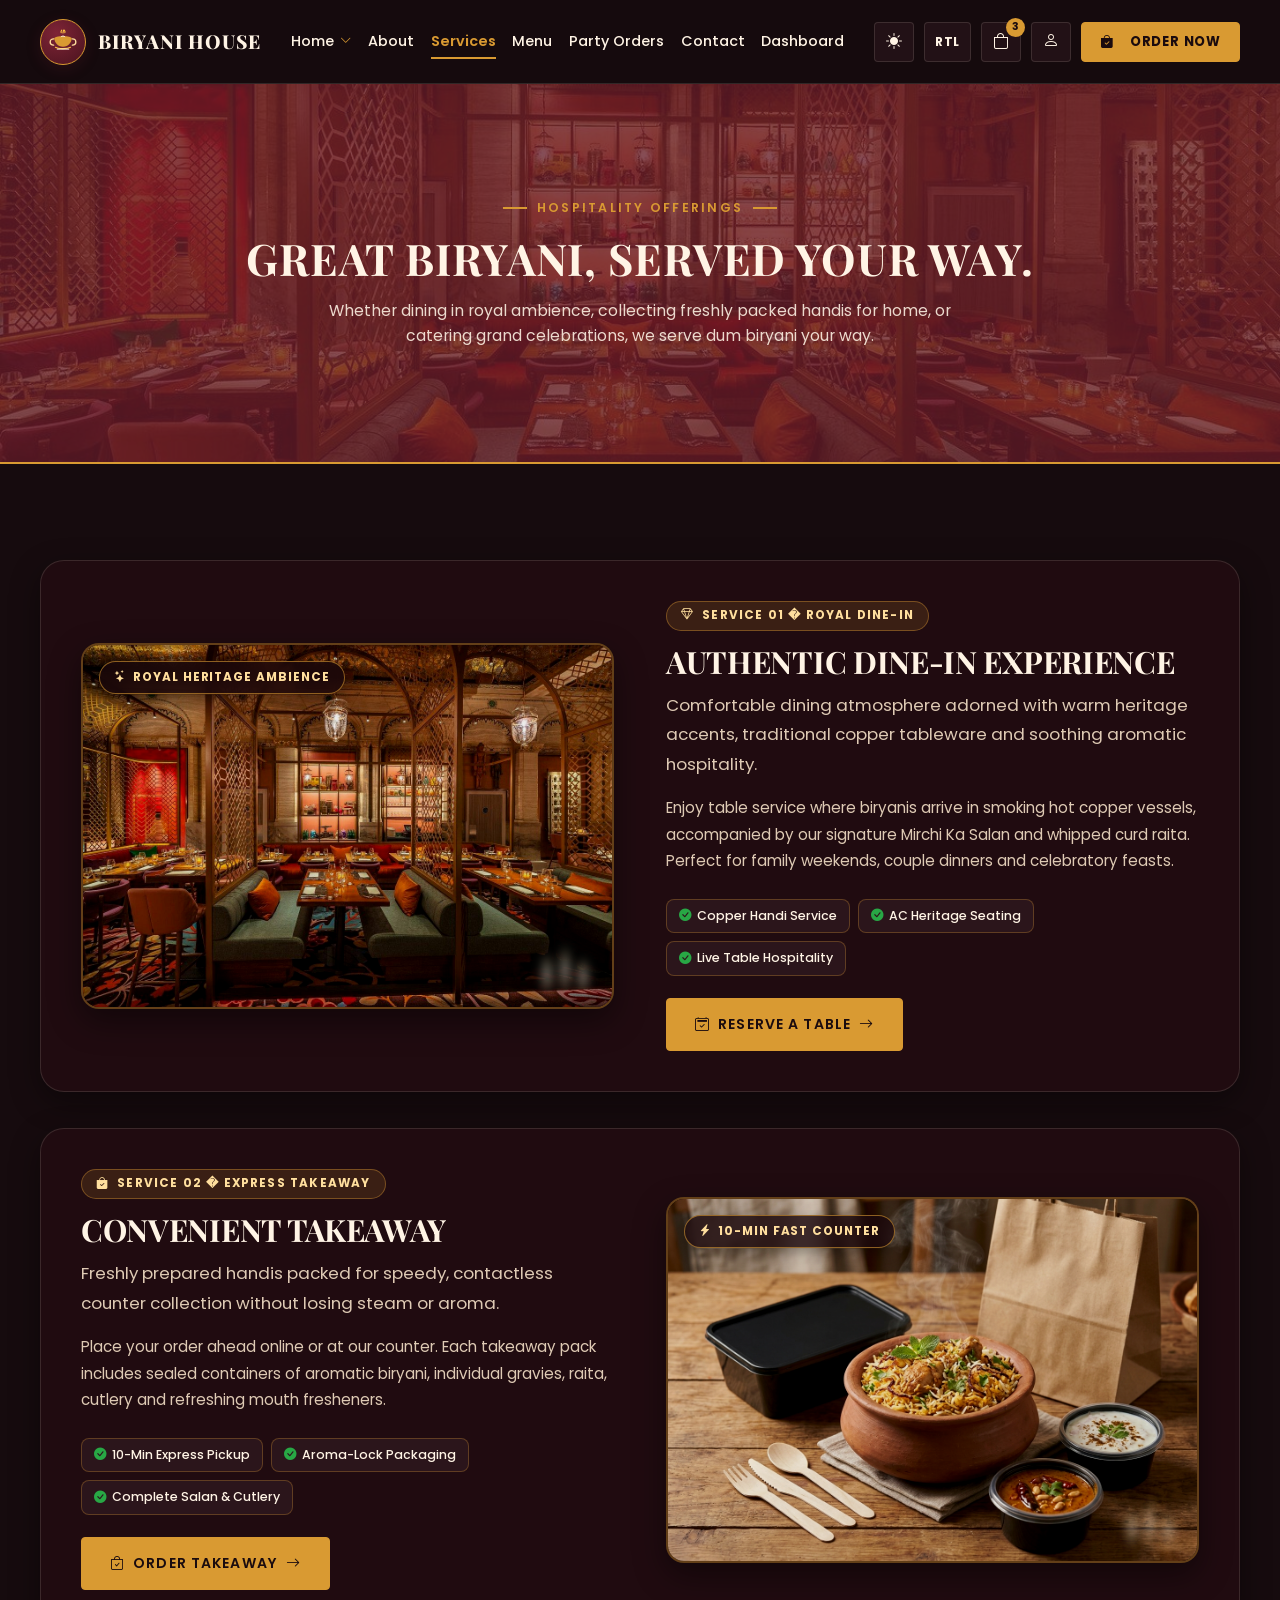
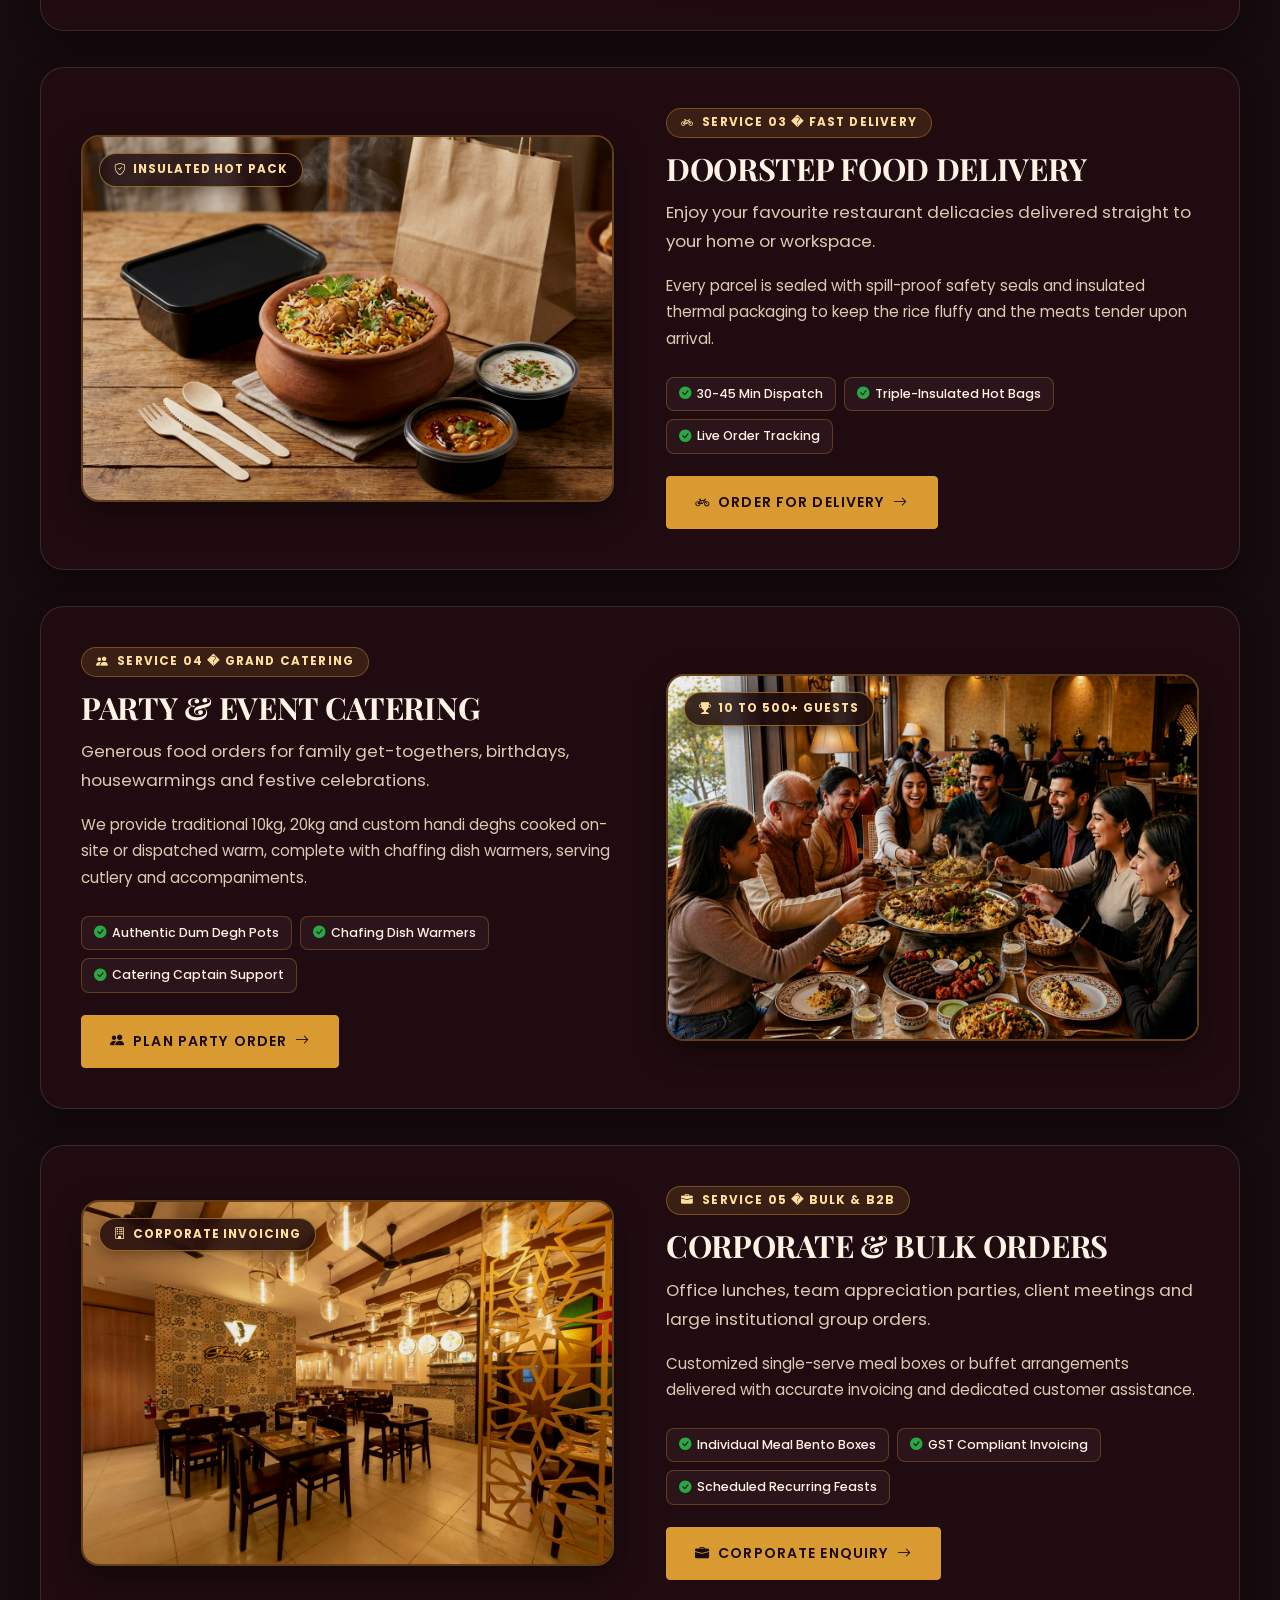
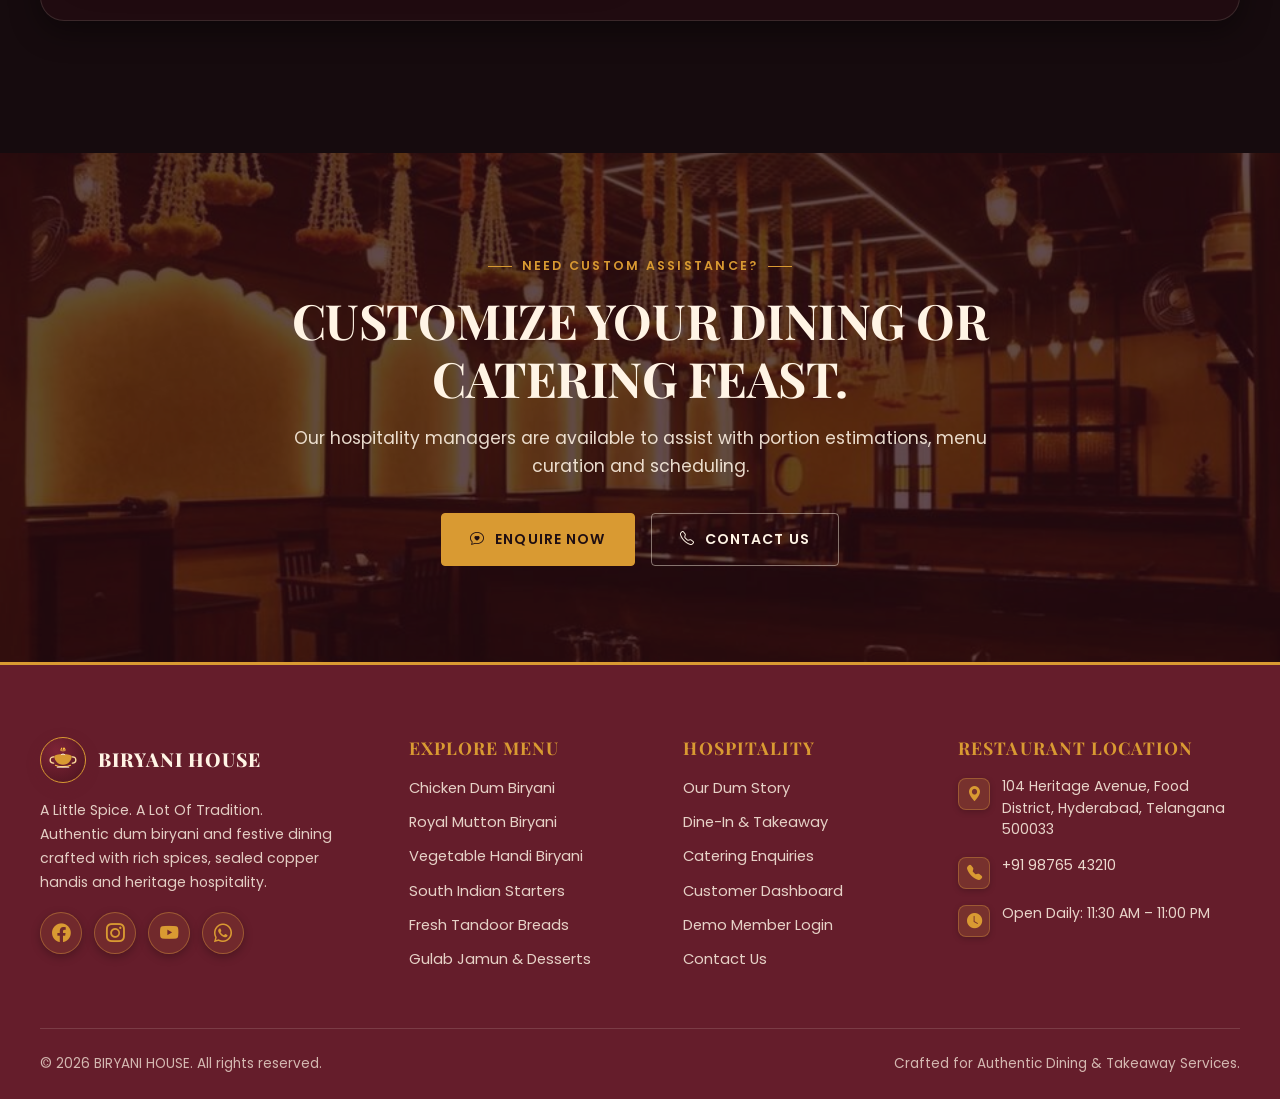
<file: services.html>
<!DOCTYPE html>
<html lang="en" dir="ltr" data-theme="dark">
<head>
  <meta charset="UTF-8">
  <meta name="viewport" content="width=device-width, initial-scale=1.0">
    <!-- Favicon (Brand Logo Mark) -->
  <link rel="icon" type="image/svg+xml" href="assets/images/favicon.svg">
  <link rel="alternate icon" href="assets/images/favicon.svg">
  <link rel="apple-touch-icon" href="assets/images/favicon.svg">
  <title>Restaurant Services | Biryani House & Takeaway</title>
  <meta name="description" content="Explore dining experiences at Biryani House: Ambient Dine-In, Convenient Takeaway, Fast Delivery, Large Party Catering, and Corporate Group Orders.">
  <meta property="og:title" content="Restaurant Services | Biryani House & Takeaway">
  <meta property="og:description" content="Great biryani, served your way. Premium dine-in, takeaway, catering & corporate hospitality.">
  <meta property="og:image" content="assets/images/15.jpg">
  
  <link rel="stylesheet" href="https://cdn.jsdelivr.net/npm/bootstrap-icons@1.11.3/font/bootstrap-icons.min.css">
  <link rel="stylesheet" href="assets/css/style.css">
</head>
<body>

  <!-- Sticky Navbar -->
        <header class="site-header" id="siteHeader">
    <div class="container navbar-inner">
      <!-- Left: Brand Logo -->
      <a href="index.html" class="brand-logo" aria-label="Biryani House Home">
        <div class="brand-logo-mark">
          <svg viewBox="0 0 48 48" fill="none" xmlns="http://www.w3.org/2000/svg">
            <path d="M21 9c-.5-1.5 0-3 1-4M24 9.5c0-2 1-3.5 1-4.8M27 9c.5-1.5 0-3-1-4" stroke="#FFC043" stroke-width="1.8" stroke-linecap="round"/>
            <ellipse cx="24" cy="18" rx="14" ry="3.5" fill="#D99A32"/>
            <path d="M21 15.5c1-1.5 5-1.5 6 0" stroke="#FFF4E5" stroke-width="1.5" stroke-linecap="round"/>
            <path d="M10 18c.6 7 5.2 13.5 14 13.5s13.4-6.5 14-13.5H10z" fill="#D99A32"/>
            <path d="M9 19c-3.2 0-5.5 2.2-5.5 5s2.3 5 5.5 5M39 19c3.2 0 5.5 2.2 5.5 5s-2.3 5-5.5 5" stroke="#FFDF9E" stroke-width="2.2" stroke-linecap="round"/>
            <path d="M12 32.5c4 2.8 19 2.8 24 0" stroke="#FFC043" stroke-width="2" stroke-linecap="round"/>
            <path d="M15 35.5h18" stroke="#FFF4E5" stroke-width="2" stroke-linecap="round" opacity="0.8"/>
          </svg>
        </div>
        <span class="brand-name">BIRYANI HOUSE</span>
      </a>

      <!-- Center: Navigation Links -->
      <nav class="nav-links" aria-label="Primary Navigation">
        <!-- Home Dropdown Menu -->
        <div class="nav-dropdown">
          <a href="index.html" class="nav-link nav-dropdown-trigger" aria-haspopup="true" aria-expanded="false">
            <span>Home</span>
            <i class="bi bi-chevron-down nav-dropdown-chevron"></i>
          </a>
          <div class="nav-dropdown-menu">
            <a href="index.html" class="nav-dropdown-item">
              <div class="dropdown-item-badge"><i class="bi bi-house-door-fill"></i></div>
              <div class="dropdown-item-text">
                <span class="dropdown-item-title">Home 1 &mdash; Traditional</span>
                <span class="dropdown-item-sub">Classic Handi &amp; Heritage Dum</span>
              </div>
            </a>
            <a href="home-2.html" class="nav-dropdown-item">
              <div class="dropdown-item-badge"><i class="bi bi-fire"></i></div>
              <div class="dropdown-item-text">
                <span class="dropdown-item-title">Home 2 &mdash; Contemporary</span>
                <span class="dropdown-item-sub">Modern Charcoal &amp; Live Ordering</span>
              </div>
            </a>
          </div>
        </div>

        <a href="about.html" class="nav-link">About</a>
        <a href="services.html" class="nav-link active">Services</a>
        <a href="menu.html" class="nav-link">Menu</a>
        <a href="party-orders.html" class="nav-link">Party Orders</a>
        <a href="contact.html" class="nav-link">Contact</a>
        <a href="dashboard.html" class="nav-link">Dashboard</a>
      </nav>

      <!-- Right: Action Controls -->
      <div class="nav-actions">
        <!-- Theme Toggle (Desktop Only) -->
        <button class="icon-btn theme-toggle-btn desktop-only-control" title="Toggle Theme" aria-label="Toggle Theme">
          <i class="bi bi-moon-stars-fill"></i>
        </button>

        <!-- RTL Toggle (Desktop Only) -->
        <button class="icon-btn rtl-toggle-btn desktop-only-control" title="Toggle RTL Layout" aria-label="Toggle RTL">
          RTL
        </button>

        <!-- Cart Drawer Toggle (Desktop Only) -->
        <button class="icon-btn cart-toggle-btn desktop-only-control" title="View Cart" aria-label="View Cart">
          <i class="bi bi-bag"></i>
          <span class="cart-badge cart-count-badge">3</span>
        </button>

        <!-- Customer Login Link (Desktop Only) -->
        <a href="login.html" class="icon-btn desktop-only-control" title="Customer Login" aria-label="Customer Login">
          <i class="bi bi-person"></i>
        </a>

        <!-- Order Now CTA (Desktop Only) -->
        <a href="menu.html" class="btn btn-primary nav-order-btn desktop-only-control">
          <i class="bi bi-bag-check-fill" style="margin-right: 6px;"></i>ORDER NOW
        </a>

        <!-- Mobile Hamburger Toggle (Tablet & Mobile Header Only) -->
        <button class="icon-btn mobile-menu-toggle" aria-label="Open Mobile Menu">
          <i class="bi bi-list" style="font-size: 1.4rem;"></i>
        </button>
      </div>
    </div>
  </header>

  <!-- Mobile Navigation Drawer Overlay (Rule 9) -->
  <div class="mobile-drawer-overlay"></div>
  <aside class="mobile-drawer" aria-label="Mobile Navigation Drawer">
    <div class="mobile-drawer-header">
      <div class="brand-logo">
        <div class="brand-logo-mark">
          <svg viewBox="0 0 48 48" fill="none" xmlns="http://www.w3.org/2000/svg">
            <path d="M21 9c-.5-1.5 0-3 1-4M24 9.5c0-2 1-3.5 1-4.8M27 9c.5-1.5 0-3-1-4" stroke="#FFC043" stroke-width="1.8" stroke-linecap="round"/>
            <ellipse cx="24" cy="18" rx="14" ry="3.5" fill="#D99A32"/>
            <path d="M21 15.5c1-1.5 5-1.5 6 0" stroke="#FFF4E5" stroke-width="1.5" stroke-linecap="round"/>
            <path d="M10 18c.6 7 5.2 13.5 14 13.5s13.4-6.5 14-13.5H10z" fill="#D99A32"/>
            <path d="M9 19c-3.2 0-5.5 2.2-5.5 5s2.3 5 5.5 5M39 19c3.2 0 5.5 2.2 5.5 5s-2.3 5-5.5 5" stroke="#FFDF9E" stroke-width="2.2" stroke-linecap="round"/>
            <path d="M12 32.5c4 2.8 19 2.8 24 0" stroke="#FFC043" stroke-width="2" stroke-linecap="round"/>
            <path d="M15 35.5h18" stroke="#FFF4E5" stroke-width="2" stroke-linecap="round" opacity="0.8"/>
          </svg>
        </div>
        <span class="brand-name">BIRYANI HOUSE</span>
      </div>
      <button class="icon-btn mobile-drawer-close" aria-label="Close Mobile Menu">
        <i class="bi bi-x-lg"></i>
      </button>
    </div>

    <!-- Mobile Navigation items (clean list, no extra row above Home) -->
    <nav class="mobile-nav-list">
      <!-- Mobile Home Accordion Submenu -->
      <div class="mobile-nav-accordion">
        <button class="mobile-nav-link mobile-accordion-trigger" aria-expanded="false">
          <span>Home</span>
          <i class="bi bi-chevron-down mobile-accordion-icon"></i>
        </button>
        <div class="mobile-accordion-content">
          <a href="index.html" class="mobile-subnav-link">
            <i class="bi bi-house-door-fill"></i> Home 1 &mdash; Traditional
          </a>
          <a href="home-2.html" class="mobile-subnav-link">
            <i class="bi bi-fire"></i> Home 2 &mdash; Contemporary
          </a>
        </div>
      </div>

      <a href="about.html" class="mobile-nav-link">
        <span>About</span> <i class="bi bi-chevron-right"></i>
      </a>
      <a href="services.html" class="mobile-nav-link active">
        <span>Services</span> <i class="bi bi-chevron-right"></i>
      </a>
      <a href="menu.html" class="mobile-nav-link">
        <span>Menu</span> <i class="bi bi-chevron-right"></i>
      </a>
      <a href="party-orders.html" class="mobile-nav-link">
        <span>Party Orders</span> <i class="bi bi-chevron-right"></i>
      </a>
      <a href="contact.html" class="mobile-nav-link">
        <span>Contact</span> <i class="bi bi-chevron-right"></i>
      </a>
      <a href="dashboard.html" class="mobile-nav-link">
        <span>Dashboard</span> <i class="bi bi-chevron-right"></i>
      </a>
    </nav>

    <!-- Mobile Drawer Footer: Exact Action Buttons as used in Web View + ORDER NOW CTA -->
    <div class="mobile-drawer-footer">
      <div class="mobile-drawer-icon-actions">
        <!-- Theme Toggle -->
        <button class="icon-btn theme-toggle-btn" title="Toggle Theme" aria-label="Toggle Theme">
          <i class="bi bi-moon-stars-fill"></i>
        </button>

        <!-- RTL Toggle -->
        <button class="icon-btn rtl-toggle-btn" title="Toggle RTL Layout" aria-label="Toggle RTL">
          RTL
        </button>

        <!-- Cart Drawer Toggle -->
        <button class="icon-btn cart-toggle-btn" title="View Cart" aria-label="View Cart">
          <i class="bi bi-bag"></i>
          <span class="cart-badge cart-count-badge">3</span>
        </button>

        <!-- Customer Login Link -->
        <a href="login.html" class="icon-btn" title="Customer Login" aria-label="Customer Login">
          <i class="bi bi-person"></i>
        </a>
      </div>

      <!-- Order Now CTA -->
      <a href="menu.html" class="btn btn-primary" style="width: 100%; justify-content: center; padding: 12px 20px;">
        <i class="bi bi-bag-check-fill" style="margin-right: 6px;"></i> ORDER NOW
      </a>
    </div>
  </aside>

  <main>
    <!-- Page Hero (Rule 15) -->
        <section class="page-hero">
      <img src="assets/images/15.jpg" alt="Restaurant interior" class="page-hero-bg">
      <div class="container page-hero-content">
        <span class="eyebrow">Hospitality Offerings</span>
        <h1>GREAT BIRYANI, SERVED YOUR WAY.</h1>
        <p>
          Whether dining in royal ambience, collecting freshly packed handis for home, or catering grand celebrations, we serve dum biryani your way.
        </p>
      </div>
    </section>

    <!-- 5 Distinct Services (Rule 15) -->
    <section class="section">
      <div class="container">
        
        <!-- SERVICE 1 � DINE-IN -->
        <article class="service-row">
          <div class="service-media">
            <span class="service-shimmer"></span>
            <div class="service-floating-badge"><i class="bi bi-stars"></i> Royal Heritage Ambience</div>
            <div class="kitchen-steam-fx" aria-hidden="true">
              <span class="kitchen-plume k-plume-1"></span>
              <span class="kitchen-plume k-plume-2"></span>
              <span class="kitchen-plume k-plume-3"></span>
            </div>
            <img src="assets/images/15.jpg" alt="Comfortable dine-in restaurant experience" loading="lazy">
          </div>
          <div class="service-content">
            <span class="service-eyebrow-pill"><i class="bi bi-gem"></i> Service 01 � Royal Dine-In</span>
            <h2 class="service-title">AUTHENTIC DINE-IN EXPERIENCE</h2>
            <p class="section-subtitle" style="margin-bottom: 16px;">
              Comfortable dining atmosphere adorned with warm heritage accents, traditional copper tableware and soothing aromatic hospitality.
            </p>
            <p style="font-size: 0.95rem; color: var(--text-secondary); line-height: 1.75; margin-bottom: 8px;">
              Enjoy table service where biryanis arrive in smoking hot copper vessels, accompanied by our signature Mirchi Ka Salan and whipped curd raita. Perfect for family weekends, couple dinners and celebratory feasts.
            </p>
            <div class="service-chips">
              <span class="service-chip"><i class="bi bi-check-circle-fill"></i> Copper Handi Service</span>
              <span class="service-chip"><i class="bi bi-check-circle-fill"></i> AC Heritage Seating</span>
              <span class="service-chip"><i class="bi bi-check-circle-fill"></i> Live Table Hospitality</span>
            </div>
            <a href="contact.html" class="btn btn-primary service-btn">
              <i class="bi bi-calendar2-check"></i> Reserve a Table <i class="bi bi-arrow-right"></i>
            </a>
          </div>
        </article>

        <!-- SERVICE 2 � TAKEAWAY -->
        <article class="service-row reverse">
          <div class="service-media">
            <span class="service-shimmer"></span>
            <div class="service-floating-badge"><i class="bi bi-lightning-charge-fill"></i> 10-Min Fast Counter</div>
            <div class="kitchen-steam-fx" aria-hidden="true">
              <span class="kitchen-plume k-plume-1"></span>
              <span class="kitchen-plume k-plume-2"></span>
              <span class="kitchen-plume k-plume-3"></span>
            </div>
            <img src="assets/images/takeaway-pack.jpg" alt="Hot takeaway food packaging" loading="lazy">
          </div>
          <div class="service-content">
            <span class="service-eyebrow-pill"><i class="bi bi-bag-check-fill"></i> Service 02 � Express Takeaway</span>
            <h2 class="service-title">CONVENIENT TAKEAWAY</h2>
            <p class="section-subtitle" style="margin-bottom: 16px;">
              Freshly prepared handis packed for speedy, contactless counter collection without losing steam or aroma.
            </p>
            <p style="font-size: 0.95rem; color: var(--text-secondary); line-height: 1.75; margin-bottom: 8px;">
              Place your order ahead online or at our counter. Each takeaway pack includes sealed containers of aromatic biryani, individual gravies, raita, cutlery and refreshing mouth fresheners.
            </p>
            <div class="service-chips">
              <span class="service-chip"><i class="bi bi-check-circle-fill"></i> 10-Min Express Pickup</span>
              <span class="service-chip"><i class="bi bi-check-circle-fill"></i> Aroma-Lock Packaging</span>
              <span class="service-chip"><i class="bi bi-check-circle-fill"></i> Complete Salan & Cutlery</span>
            </div>
            <a href="menu.html" class="btn btn-primary service-btn">
              <i class="bi bi-bag-check"></i> Order Takeaway <i class="bi bi-arrow-right"></i>
            </a>
          </div>
        </article>

        <!-- SERVICE 3 � FOOD DELIVERY -->
        <article class="service-row">
          <div class="service-media">
            <span class="service-shimmer"></span>
            <div class="service-floating-badge"><i class="bi bi-shield-check"></i> Insulated Hot Pack</div>
            <img src="assets/images/takeaway-pack.jpg" alt="Doorstep food delivery packaging" loading="lazy">
          </div>
          <div class="service-content">
            <span class="service-eyebrow-pill"><i class="bi bi-bicycle"></i> Service 03 � Fast Delivery</span>
            <h2 class="service-title">DOORSTEP FOOD DELIVERY</h2>
            <p class="section-subtitle" style="margin-bottom: 16px;">
              Enjoy your favourite restaurant delicacies delivered straight to your home or workspace.
            </p>
            <p style="font-size: 0.95rem; color: var(--text-secondary); line-height: 1.75; margin-bottom: 8px;">
              Every parcel is sealed with spill-proof safety seals and insulated thermal packaging to keep the rice fluffy and the meats tender upon arrival.
            </p>
            <div class="service-chips">
              <span class="service-chip"><i class="bi bi-check-circle-fill"></i> 30-45 Min Dispatch</span>
              <span class="service-chip"><i class="bi bi-check-circle-fill"></i> Triple-Insulated Hot Bags</span>
              <span class="service-chip"><i class="bi bi-check-circle-fill"></i> Live Order Tracking</span>
            </div>
            <a href="menu.html" class="btn btn-primary service-btn">
              <i class="bi bi-bicycle"></i> Order for Delivery <i class="bi bi-arrow-right"></i>
            </a>
          </div>
        </article>

        <!-- SERVICE 4 � PARTY CATERING -->
        <article class="service-row reverse">
          <div class="service-media">
            <span class="service-shimmer"></span>
            <div class="service-floating-badge"><i class="bi bi-trophy-fill"></i> 10 to 500+ Guests</div>
            <img src="assets/images/7.jpg" alt="Party and wedding catering setup" loading="lazy">
          </div>
          <div class="service-content">
            <span class="service-eyebrow-pill"><i class="bi bi-people-fill"></i> Service 04 � Grand Catering</span>
            <h2 class="service-title">PARTY & EVENT CATERING</h2>
            <p class="section-subtitle" style="margin-bottom: 16px;">
              Generous food orders for family get-togethers, birthdays, housewarmings and festive celebrations.
            </p>
            <p style="font-size: 0.95rem; color: var(--text-secondary); line-height: 1.75; margin-bottom: 8px;">
              We provide traditional 10kg, 20kg and custom handi deghs cooked on-site or dispatched warm, complete with chaffing dish warmers, serving cutlery and accompaniments.
            </p>
            <div class="service-chips">
              <span class="service-chip"><i class="bi bi-check-circle-fill"></i> Authentic Dum Degh Pots</span>
              <span class="service-chip"><i class="bi bi-check-circle-fill"></i> Chafing Dish Warmers</span>
              <span class="service-chip"><i class="bi bi-check-circle-fill"></i> Catering Captain Support</span>
            </div>
            <a href="party-orders.html" class="btn btn-primary service-btn">
              <i class="bi bi-people-fill"></i> Plan Party Order <i class="bi bi-arrow-right"></i>
            </a>
          </div>
        </article>

        <!-- SERVICE 5 � CORPORATE & BULK ORDERS -->
        <article class="service-row">
          <div class="service-media">
            <span class="service-shimmer"></span>
            <div class="service-floating-badge"><i class="bi bi-building"></i> Corporate Invoicing</div>
            <img src="assets/images/8.jpg" alt="Corporate meeting and event dining" loading="lazy">
          </div>
          <div class="service-content">
            <span class="service-eyebrow-pill"><i class="bi bi-briefcase-fill"></i> Service 05 � Bulk & B2B</span>
            <h2 class="service-title">CORPORATE & BULK ORDERS</h2>
            <p class="section-subtitle" style="margin-bottom: 16px;">
              Office lunches, team appreciation parties, client meetings and large institutional group orders.
            </p>
            <p style="font-size: 0.95rem; color: var(--text-secondary); line-height: 1.75; margin-bottom: 8px;">
              Customized single-serve meal boxes or buffet arrangements delivered with accurate invoicing and dedicated customer assistance.
            </p>
            <div class="service-chips">
              <span class="service-chip"><i class="bi bi-check-circle-fill"></i> Individual Meal Bento Boxes</span>
              <span class="service-chip"><i class="bi bi-check-circle-fill"></i> GST Compliant Invoicing</span>
              <span class="service-chip"><i class="bi bi-check-circle-fill"></i> Scheduled Recurring Feasts</span>
            </div>
            <a href="party-orders.html" class="btn btn-primary service-btn">
              <i class="bi bi-briefcase-fill"></i> Corporate Enquiry <i class="bi bi-arrow-right"></i>
            </a>
          </div>
        </article>

      </div>
    </section>

    <!-- Final Enquiry CTA -->
    <section class="final-cta-section">
      <img src="assets/images/12.jpg" alt="Biryani feast background" class="final-cta-bg">
      <div class="container final-cta-inner">
        <span class="eyebrow" style="color: var(--saffron);">Need Custom Assistance?</span>
        <h2>CUSTOMIZE YOUR DINING OR CATERING FEAST.</h2>
        <p>Our hospitality managers are available to assist with portion estimations, menu curation and scheduling.</p>
        <div class="cta-btn-row">
          <a href="party-orders.html" class="btn btn-gold"><i class="bi bi-chat-heart"></i> ENQUIRE NOW</a>
          <a href="contact.html" class="btn btn-outline-light"><i class="bi bi-telephone"></i> CONTACT US</a>
        </div>
      </div>
    </section>
  </main>

  <!-- Cart Drawer Component -->
  <div class="mobile-drawer-overlay" id="cartDrawerOverlay"></div>
  <aside class="cart-drawer" id="publicCartDrawer" aria-label="Customer Cart">
    <div class="cart-drawer-header">
      <div style="display: flex; align-items: center; gap: 10px;">
        <i class="bi bi-bag-heart-fill" style="color: var(--saffron); font-size: 1.25rem;"></i>
        <h3 style="margin: 0;">Your Order Cart</h3>
      </div>
      <button class="icon-btn" id="cartDrawerClose" aria-label="Close cart" style="background: none; border-color: rgba(255,244,229,0.3); color: var(--cream);"><i class="bi bi-x-lg"></i></button>
    </div>
    <div class="cart-drawer-body">
      <div id="cartEmptyState" style="text-align: center; padding-block: 60px 20px;">
        <i class="bi bi-basket" style="font-size: 3rem; color: var(--saffron);"></i>
        <h4 style="margin-block: 16px 6px;">Your cart is currently empty</h4>
        <a href="menu.html" class="btn btn-primary btn-sm" onclick="closeCartDrawer()">Browse Menu</a>
      </div>
      <div id="cartItemsList"></div>
    </div>
    <div class="cart-drawer-footer" id="cartDrawerFooter" style="display: none;">
      <div style="display: flex; justify-content: space-between; font-size: 0.9rem; margin-bottom: 8px;"><span>Item Subtotal:</span><strong id="cartSubtotal">?0</strong></div>
      <div style="display: flex; justify-content: space-between; font-size: 0.85rem; color: var(--text-muted); margin-bottom: 12px;"><span>Packaging & Delivery (Demo):</span><strong id="cartDeliveryFee">?50</strong></div>
      <div style="display: flex; justify-content: space-between; font-size: 1.15rem; font-weight: 700; color: var(--text-heading); padding-top: 10px; border-top: 1px solid var(--border-strong); margin-bottom: 18px;"><span>Grand Total:</span><strong id="cartGrandTotal" style="color: var(--maroon);">?0</strong></div>
      <a href="dashboard.html#cart" class="btn btn-primary" style="width: 100%;">PROCEED TO ORDER <i class="bi bi-arrow-right"></i></a>
    </div>
  </aside>

  <!-- Footer -->
  <footer class="site-footer">
    <div class="container footer-grid">
      <div class="footer-col">
        <a href="index.html" class="brand-logo" style="margin-bottom: 16px; text-decoration: none;" aria-label="Biryani House Home">
          <div class="brand-logo-mark">
            <svg viewBox="0 0 48 48" fill="none" xmlns="http://www.w3.org/2000/svg">
              <path d="M21 9c-.5-1.5 0-3 1-4M24 9.5c0-2 1-3.5 1-4.8M27 9c.5-1.5 0-3-1-4" stroke="#FFC043" stroke-width="1.8" stroke-linecap="round"/>
              <ellipse cx="24" cy="18" rx="14" ry="3.5" fill="#D99A32"/>
              <path d="M21 15.5c1-1.5 5-1.5 6 0" stroke="#FFF4E5" stroke-width="1.5" stroke-linecap="round"/>
              <path d="M10 18c.6 7 5.2 13.5 14 13.5s13.4-6.5 14-13.5H10z" fill="#D99A32"/>
              <path d="M9 19c-3.2 0-5.5 2.2-5.5 5s2.3 5 5.5 5M39 19c3.2 0 5.5 2.2 5.5 5s-2.3 5-5.5 5" stroke="#FFDF9E" stroke-width="2.2" stroke-linecap="round"/>
              <path d="M12 32.5c4 2.8 19 2.8 24 0" stroke="#FFC043" stroke-width="2" stroke-linecap="round"/>
              <path d="M15 35.5h18" stroke="#FFF4E5" stroke-width="2" stroke-linecap="round" opacity="0.8"/>
            </svg>
          </div>
          <span class="brand-name" style="color: var(--cream);">BIRYANI HOUSE</span>
        </a>
        <p style="font-size: 0.88rem; color: rgba(255, 244, 229, 0.82); line-height: 1.7; margin-bottom: 18px;">
          A Little Spice. A Lot Of Tradition.<br>
          Authentic dum biryani and festive dining crafted with rich spices, sealed copper handis and heritage hospitality.
        </p>
        <div class="footer-social-links">
          <a href="https://facebook.com" target="_blank" rel="noopener noreferrer" class="social-icon-btn" aria-label="Facebook">
            <i class="bi bi-facebook"></i>
          </a>
          <a href="https://instagram.com" target="_blank" rel="noopener noreferrer" class="social-icon-btn" aria-label="Instagram">
            <i class="bi bi-instagram"></i>
          </a>
          <a href="https://youtube.com" target="_blank" rel="noopener noreferrer" class="social-icon-btn" aria-label="YouTube">
            <i class="bi bi-youtube"></i>
          </a>
          <a href="https://wa.me/919876543210" target="_blank" rel="noopener noreferrer" class="social-icon-btn" aria-label="WhatsApp">
            <i class="bi bi-whatsapp"></i>
          </a>
        </div>
      </div>

      <div class="footer-col">
        <h4>Explore Menu</h4>
        <nav class="footer-links">
          <a href="menu.html">Chicken Dum Biryani</a>
          <a href="menu.html">Royal Mutton Biryani</a>
          <a href="menu.html">Vegetable Handi Biryani</a>
          <a href="menu.html">South Indian Starters</a>
          <a href="menu.html">Fresh Tandoor Breads</a>
          <a href="menu.html">Gulab Jamun &amp; Desserts</a>
        </nav>
      </div>

      <div class="footer-col">
        <h4>Hospitality</h4>
        <nav class="footer-links">
          <a href="about.html">Our Dum Story</a>
          <a href="services.html">Dine-In &amp; Takeaway</a>
          <a href="party-orders.html">Catering Enquiries</a>
          <a href="dashboard.html">Customer Dashboard</a>
          <a href="login.html">Demo Member Login</a>
          <a href="contact.html">Contact Us</a>
        </nav>
      </div>

      <div class="footer-col">
        <h4>Restaurant Location</h4>
        <div class="footer-contact-list">
          <div class="footer-contact-item">
            <div class="footer-contact-icon">
              <i class="bi bi-geo-alt-fill"></i>
            </div>
            <div class="footer-contact-info">
              <span>104 Heritage Avenue, Food District, Hyderabad, Telangana 500033</span>
            </div>
          </div>
          <div class="footer-contact-item">
            <div class="footer-contact-icon">
              <i class="bi bi-telephone-fill"></i>
            </div>
            <div class="footer-contact-info">
              <a href="tel:+919876543210">+91 98765 43210</a>
            </div>
          </div>
          <div class="footer-contact-item">
            <div class="footer-contact-icon">
              <i class="bi bi-clock-fill"></i>
            </div>
            <div class="footer-contact-info">
              <span>Open Daily: 11:30 AM &ndash; 11:00 PM</span>
            </div>
          </div>
        </div>
      </div>
    </div>

    <div class="container footer-bottom">
      <div>&copy; 2026 <a href="index.html" style="color: inherit; text-decoration: none;">BIRYANI HOUSE</a>. All rights reserved.</div>
      <div>Crafted for Authentic Dining &amp; Takeaway Services.</div>
    </div>
  </footer>

  <script src="assets/js/main.js"></script>
</body>
</html>
</file>
<file: assets/css/style.css>
/* ==========================================================================

   BIRYANI HOUSE & TAKEAWAY — Master Stylesheet (style.css)

   Design Direction: Authentic Indian Biryani × Premium Restaurant × Editorial

   Palette: Deep Biryani Maroon (#651D2B), Saffron Gold (#D99A32), Warm Cream (#FFF4E5)

   Typography: Playfair Display (Headings) & Poppins (Body)

   ========================================================================== */



@import url('https://fonts.googleapis.com/css2?family=Playfair+Display:ital,wght@0,500;0,600;0,700;0,800;1,400;1,600&family=Poppins:wght@300;400;500;600;700&display=swap');



:root {

  /* Primary Brand Colors */

  --maroon: #651D2B;

  --maroon-deep: #46121C;

  --maroon-rich: #541723;

  --maroon-soft: rgba(101, 29, 43, 0.08);

  --saffron: #D99A32;

  --saffron-hover: #C28522;

  --saffron-soft: rgba(217, 154, 50, 0.16);

  --cream: #FFF4E5;

  --cream-elevated: #FFF9F1;

  --cream-muted: #F5E5CF;



  /* Theme Surface & Text Tokens (Light Mode Default) */

  --bg-body: #FFF4E5;

  --bg-surface: #FFF9F1;

  --bg-surface-alt: #F6E6D0;

  --bg-maroon-section: #651D2B;

  --bg-navbar: rgba(255, 244, 229, 0.96);

  --text-primary: #231215;

  --text-heading: #651D2B;

  --text-secondary: #5C4347;

  --text-muted: #7C6266;

  --text-on-maroon: #FFF4E5;

  --text-on-maroon-muted: rgba(255, 244, 229, 0.82);

  --border-color: rgba(101, 29, 43, 0.14);

  --border-strong: rgba(101, 29, 43, 0.25);

  --border-gold: rgba(217, 154, 50, 0.45);



  /* Semantic Indicators (Veg / Non-Veg / Status) */

  --veg-green: #1E7E34;

  --nonveg-red: #9E2A2B;



  /* Shadows & Transitions */

  --shadow-sm: 0 4px 16px rgba(35, 18, 21, 0.06);

  --shadow-md: 0 12px 32px rgba(35, 18, 21, 0.10);

  --shadow-lg: 0 22px 48px rgba(35, 18, 21, 0.16);

  --radius-sm: 4px;

  --radius-md: 8px;

  --radius-lg: 12px;

  --transition: 0.3s cubic-bezier(0.25, 1, 0.5, 1);



  /* Fonts */

  --font-heading: 'Playfair Display', Georgia, serif;

  --font-body: 'Poppins', -apple-system, BlinkMacSystemFont, sans-serif;



  /* Layout */

  --header-height: 84px;

}



/* Dark Mode Tokens */

[data-theme="dark"] {

  --bg-body: #160B0E;

  --bg-surface: #221116;

  --bg-surface-alt: #2B151B;

  --bg-maroon-section: #381019;

  --bg-navbar: rgba(22, 11, 14, 0.96);

  --text-primary: #FFF4E5;

  --text-heading: #FFF4E5;

  --text-secondary: #DECAB4;

  --text-muted: #B39C87;

  --text-on-maroon: #FFF4E5;

  --text-on-maroon-muted: rgba(255, 244, 229, 0.82);

  --border-color: rgba(255, 244, 229, 0.12);

  --border-strong: rgba(217, 154, 50, 0.32);

  --shadow-sm: 0 4px 16px rgba(0, 0, 0, 0.35);

  --shadow-md: 0 12px 32px rgba(0, 0, 0, 0.45);

  --shadow-lg: 0 22px 48px rgba(0, 0, 0, 0.6);

}



/* ==========================================================================

   1. RESET & BASE STYLES

   ========================================================================== */

*,

*::before,

*::after {

  box-sizing: border-box;

  margin: 0;

  padding: 0;

}



html {

  scroll-behavior: smooth;

  font-size: 16px;

  -webkit-text-size-adjust: 100%;

}



html {
  overflow-x: hidden;
  overflow-x: clip;
  max-width: 100%;
}

body {

  font-family: var(--font-body);

  background-color: var(--bg-body);

  color: var(--text-primary);

  line-height: 1.65;

  font-weight: 400;

  min-height: 100vh;

  display: flex;

  flex-direction: column;

  transition: background-color var(--transition), color var(--transition);
  overflow-x: hidden;
  overflow-x: clip;
  max-width: 100%;
  position: relative;
}

main {
  flex: 1 0 auto;
  max-width: 100%;
  overflow-x: hidden;
}



main {

  flex: 1 0 auto;

}



img {

  max-width: 100%;

  height: auto;

  display: block;

  object-fit: cover;

}



a {

  color: inherit;

  text-decoration: none;

  transition: color var(--transition), opacity var(--transition);

}



ul, ol {

  list-style: none;

}



button,

input,

select,

textarea {

  font-family: inherit;

  font-size: inherit;

  color: inherit;

  background: none;

  border: none;

}



button {

  cursor: pointer;

}



:focus-visible {

  outline: 2px solid var(--saffron);

  outline-offset: 3px;

}



/* ==========================================================================

   2. GLOBAL CONTAINER & SPACING SYSTEM (RULE 11)

   ========================================================================== */

.container {

  max-width: 1320px;

  width: calc(100% - 80px);

  margin-inline: auto;

}



@media (max-width: 1024px) {

  .container {

    width: calc(100% - 48px);

  }

}



@media (max-width: 767px) {

  .container {

    width: calc(100% - 32px);

  }

}



.section {

  padding-block: 96px;

  position: relative;

}



.section-sm {

  padding-block: 64px;

}



@media (max-width: 1024px) {

  .section {

    padding-block: 72px;

  }

}



@media (max-width: 767px) {

  .section {

    padding-block: 56px;

  }

}



.section-alt {

  background-color: var(--bg-surface-alt);

}



.section-surface {

  background-color: var(--bg-surface);

}



.section-maroon {

  background-color: var(--bg-maroon-section);

  color: var(--text-on-maroon);

}



/* ==========================================================================

   3. TYPOGRAPHY & EDITORIAL HEADINGS

   ========================================================================== */

h1, h2, h3, h4, h5, h6 {

  font-family: var(--font-heading);

  color: var(--text-heading);

  line-height: 1.2;

  font-weight: 700;

  letter-spacing: -0.01em;

}



.section-maroon h1,

.section-maroon h2,

.section-maroon h3,

.section-maroon h4 {

  color: var(--text-on-maroon);

}



.eyebrow {

  display: inline-flex;

  align-items: center;

  gap: 10px;

  font-family: var(--font-body);

  font-size: 0.78rem;

  font-weight: 600;

  text-transform: uppercase;

  letter-spacing: 0.18em;

  color: var(--saffron);

  margin-bottom: 14px;

}



[data-theme="light"] .section:not(.section-maroon) .eyebrow {

  color: var(--maroon);

}



.eyebrow::before,

.eyebrow::after {

  content: "";

  display: inline-block;

  width: 24px;

  height: 1.5px;

  background-color: var(--saffron);

}



.section-header {

  max-width: 700px;

  margin-bottom: 56px;

}



.section-header.center {

  margin-inline: auto;

  text-align: center;

}



.section-title {

  font-size: clamp(2rem, 3.5vw, 3rem);

  margin-bottom: 16px;

  text-transform: uppercase;

}



.section-subtitle {

  font-size: 1.05rem;

  color: var(--text-secondary);

  line-height: 1.75;

}



.section-maroon .section-subtitle {

  color: var(--text-on-maroon-muted);

}



/* ==========================================================================

   4. BUTTONS & INTERACTIVE ELEMENTS

   ========================================================================== */

.btn {

  display: inline-flex;

  align-items: center;

  justify-content: center;

  gap: 10px;

  padding: 14px 28px;

  font-size: 0.88rem;

  font-weight: 600;

  text-transform: uppercase;

  letter-spacing: 0.08em;

  border-radius: var(--radius-sm);

  border: 1.5px solid transparent;

  transition: all var(--transition);

  white-space: nowrap;

  max-width: 100%;

  text-align: center;

}



.btn-primary {

  background-color: var(--maroon);

  color: var(--cream);

  border-color: var(--maroon);

}



.btn-primary:hover {

  background-color: var(--maroon-deep);

  border-color: var(--saffron);

  transform: translateY(-2px);

  box-shadow: var(--shadow-md);

}



[data-theme="dark"] .btn-primary {

  background-color: var(--saffron);

  color: #1A0B0E;

  border-color: var(--saffron);

}



[data-theme="dark"] .btn-primary:hover {

  background-color: var(--saffron-hover);

  color: #1A0B0E;

}



.btn-gold {

  background-color: var(--saffron);

  color: #1F0E12;

  border-color: var(--saffron);

}



.btn-gold:hover {

  background-color: var(--saffron-hover);

  border-color: var(--saffron-hover);

  transform: translateY(-2px);

  box-shadow: var(--shadow-md);

}



.btn-outline {

  background-color: transparent;

  color: var(--text-heading);

  border-color: var(--border-strong);

}



.btn-outline:hover {

  background-color: var(--maroon);

  color: var(--cream);

  border-color: var(--maroon);

  transform: translateY(-2px);

}



.btn-outline-light {

  background-color: transparent;

  color: var(--cream);

  border-color: rgba(255, 244, 229, 0.45);

}



.btn-outline-light:hover {

  background-color: var(--cream);

  color: var(--maroon);

  border-color: var(--cream);

}



.btn-sm {

  padding: 10px 18px;

  font-size: 0.8rem;

}



/* Flip directional arrow icons in RTL */

[dir="rtl"] .bi-arrow-right,

[dir="rtl"] .bi-arrow-right-short,

[dir="rtl"] .bi-chevron-right {

  transform: scaleX(-1);

  display: inline-block;

}



/* ==========================================================================

   5. STICKY PREMIUM NAVBAR & MOBILE NAVIGATION (RULES 8 & 9)

   ========================================================================== */

.site-header {
  position: -webkit-sticky;
  position: sticky;
  top: 0;
  z-index: 1050;
  height: var(--header-height);
  background-color: var(--bg-navbar);
  backdrop-filter: blur(12px);
  -webkit-backdrop-filter: blur(12px);
  border-bottom: 1px solid var(--border-color);
  transition: height var(--transition), background-color var(--transition), box-shadow var(--transition);
}



.site-header.scrolled {

  height: 72px;

  box-shadow: var(--shadow-sm);

}



.header-container,
.navbar-inner {
  height: 100%;
  display: flex;
  align-items: center;
  justify-content: space-between;
  gap: 16px;
  flex-wrap: nowrap;
}



/* Brand Logo */

.brand-logo {

  display: inline-flex;

  align-items: center;

  gap: 12px;

  flex-shrink: 0;

}



.brand-logo-mark {

  width: 46px;

  height: 46px;

  border-radius: 50%;

  background: radial-gradient(circle at 35% 30%, #7e2436 0%, #4a131e 100%);

  border: 1.5px solid var(--saffron);

  display: flex;

  align-items: center;

  justify-content: center;

  color: var(--saffron);

  flex-shrink: 0;

  box-shadow: 0 4px 14px rgba(101, 29, 43, 0.25);

  transition: transform var(--transition), box-shadow var(--transition);

}



.brand-logo:hover .brand-logo-mark {

  transform: scale(1.06);

  box-shadow: 0 6px 18px rgba(217, 154, 50, 0.45);

}



.brand-logo-mark svg {

  width: 30px;

  height: 30px;

}



.brand-logo-text {

  display: flex;

  flex-direction: column;

}



.brand-name {

  font-family: var(--font-heading);

  font-size: 1.2rem;

  font-weight: 800;

  letter-spacing: 0.05em;

  color: var(--text-heading);

  line-height: 1.1;

}



.brand-sub {

  font-size: 0.65rem;

  font-weight: 600;

  letter-spacing: 0.22em;

  text-transform: uppercase;

  color: var(--saffron);

  margin-top: 2px;

}



/* Desktop Navigation Center */
.nav-links {
  display: flex;
  align-items: center;
  gap: clamp(10px, 1.3vw, 18px);
  white-space: nowrap;
  flex-shrink: 0;
}



.nav-link {

  position: relative;

  font-size: 0.9rem;

  font-weight: 500;

  color: var(--text-primary);

  padding-block: 6px;

  white-space: nowrap;

}



.nav-link::after {

  content: "";

  position: absolute;

  inset-inline-start: 0;

  bottom: 0;

  width: 0;

  height: 2px;

  background-color: var(--saffron);

  transition: width var(--transition);

}



.nav-link:hover,

.nav-link.active {

  color: var(--text-heading);

  font-weight: 600;

}



[data-theme="dark"] .nav-link.active {

  color: var(--saffron);

}



.nav-link:hover::after,

.nav-link.active::after {

  width: 100%;

}



/* Desktop Navigation Right Actions */

.nav-actions {

  display: flex;

  align-items: center;

  gap: 10px;

  flex-shrink: 0;

}



.nav-actions > .icon-btn,
.nav-actions > .rtl-toggle-btn,
.nav-actions > .theme-toggle-btn,
.nav-actions > .cart-toggle-btn,
.nav-actions > .nav-order-btn {

  height: 40px !important;

  min-height: 40px !important;

  max-height: 40px !important;

  box-sizing: border-box !important;

}



.icon-btn {

  width: 40px;

  height: 40px;

  min-height: 40px;

  max-height: 40px;

  border-radius: var(--radius-sm);

  border: 1px solid var(--border-color);

  background-color: var(--bg-surface);

  color: var(--text-primary);

  display: inline-flex;

  align-items: center;

  justify-content: center;

  font-size: 1rem;

  position: relative;

  transition: all var(--transition);

  box-sizing: border-box;

}



.icon-btn:hover {

  border-color: var(--saffron);

  color: var(--saffron);

  background-color: var(--saffron-soft);

}



.rtl-toggle-btn {

  height: 40px;

  min-height: 40px;

  max-height: 40px;

  font-size: 0.75rem;

  font-weight: 700;

  letter-spacing: 0.05em;

  width: auto;

  padding-inline: 10px;

  box-sizing: border-box;

  display: inline-flex;

  align-items: center;

  justify-content: center;

}



.cart-badge {

  position: absolute;

  top: -5px;

  inset-inline-end: -5px;

  min-width: 19px;

  height: 19px;

  padding-inline: 4px;

  border-radius: 999px;

  background-color: var(--saffron);

  color: #1A0B0E;

  font-size: 0.68rem;

  font-weight: 700;

  display: inline-flex;

  align-items: center;

  justify-content: center;

}



.nav-order-btn {

  height: 40px;

  min-height: 40px;

  max-height: 40px;

  padding: 0 18px !important;

  font-size: 0.82rem !important;

  font-weight: 700;

  letter-spacing: 0.06em;

  display: inline-flex;

  align-items: center;

  justify-content: center;

  line-height: 1;

  box-sizing: border-box;

  border-radius: var(--radius-sm);

}



/* Mobile Controls & Hamburger Drawer */

.mobile-menu-toggle {

  display: none;

}



.mobile-drawer-overlay {

  position: fixed;

  inset: 0;

  background-color: rgba(15, 6, 9, 0.65);

  backdrop-filter: blur(4px);

  z-index: 1090;

  opacity: 0;

  visibility: hidden;

  transition: opacity var(--transition), visibility var(--transition);

}



.mobile-drawer-overlay.active {

  opacity: 1;

  visibility: visible;

}



.mobile-drawer {
  position: fixed;
  top: 0;
  inset-inline-end: 0;
  width: min(360px, 88vw);
  height: 100vh;
  background-color: var(--bg-surface);
  border-inline-start: 1px solid var(--border-color);
  z-index: 1100;
  display: flex;
  flex-direction: column;
  justify-content: space-between;
  padding: 24px;
  overflow-y: auto;
  transform: translateX(105%);
  visibility: hidden;
  pointer-events: none;
  transition: transform var(--transition), visibility var(--transition);
}

[dir="rtl"] .mobile-drawer {
  transform: translateX(-105%);
}

.mobile-drawer.active {
  transform: translateX(0);
  visibility: visible;
  pointer-events: auto;
}

@media (min-width: 1121px) {
  .mobile-drawer,
  .mobile-drawer-overlay {
    display: none !important;
    visibility: hidden !important;
    pointer-events: none !important;
  }
}



.mobile-drawer-header {

  display: flex;

  align-items: center;

  justify-content: space-between;

  padding-bottom: 20px;

  border-bottom: 1px solid var(--border-color);

}



.mobile-nav-list {

  display: flex;

  flex-direction: column;

  gap: 6px;

  margin-block: 24px;

}



.mobile-nav-link {

  display: flex;

  align-items: center;

  justify-content: space-between;

  padding: 12px 14px;

  border-radius: var(--radius-sm);

  font-size: 0.98rem;

  font-weight: 500;

  color: var(--text-primary);

}



.mobile-nav-link.active,

.mobile-nav-link:hover {

  background-color: var(--saffron-soft);

  color: var(--text-heading);

  font-weight: 600;

}



.mobile-drawer-footer {

  border-top: 1px solid var(--border-color);

  padding-top: 20px;

  display: flex;

  flex-direction: column;

  gap: 14px;

}



.mobile-pref-row {

  display: grid;

  grid-template-columns: 1fr 1fr;

  gap: 10px;

}



.mobile-pref-btn {

  display: inline-flex;

  align-items: center;

  justify-content: center;

  gap: 8px;

  padding: 11px 12px;

  border: 1px solid var(--border-color);

  border-radius: var(--radius-sm);

  background-color: var(--bg-body);

  font-size: 0.85rem;

  font-weight: 600;

}



@media (max-width: 1120px) {
  .nav-links {
    display: none !important;
  }
  .desktop-only-control {
    display: none !important;
  }
  .site-header .nav-actions > *:not(.mobile-menu-toggle) {
    display: none !important;
  }
  .site-header .nav-actions > .theme-toggle-btn,
  .site-header .nav-actions > .rtl-toggle-btn {
    display: none !important;
  }
  .mobile-menu-toggle {
    display: inline-flex !important;
  }
}



@media (max-width: 480px) {

  .nav-order-btn {

    padding: 8px 12px;

    font-size: 0.74rem;

  }

  .brand-name {

    font-size: 1.02rem;

  }

  .brand-logo-mark {

    width: 38px;

    height: 38px;

  }

}



/* ==========================================================================

   6. RESPONSIVE GRID SYSTEM (RULE 37)

   ========================================================================== */

.grid-2 {

  display: grid;

  grid-template-columns: repeat(2, 1fr);

  gap: 32px;

  align-items: center;

  min-width: 0;

  max-width: 100%;

}

.grid-2 > *,
.grid-3 > *,
.grid-4 > * {
  min-width: 0;
  max-width: 100%;
}



.grid-3 {

  display: grid;

  grid-template-columns: repeat(3, 1fr);

  gap: 28px;

}



.grid-4 {

  display: grid;

  grid-template-columns: repeat(4, 1fr);

  gap: 24px;

}



/* Tablet Layout Rules (768px to 1024px):

   - 4-card layouts -> 2x2

   - 3-card layouts -> 2 cards + 1 centered card */

@media (max-width: 1024px) and (min-width: 768px) {

  .grid-4 {

    grid-template-columns: repeat(2, 1fr);

    gap: 24px;

  }

  .grid-3 {

    grid-template-columns: repeat(2, 1fr);

    gap: 24px;

  }

  .grid-3 > *:last-child:nth-child(odd) {
    grid-column: 1 / -1 !important;
    width: calc(50% - 12px) !important;
    max-width: calc(50% - 12px) !important;
    justify-self: center !important;
    margin-inline: auto !important;
  }

}



/* Mobile Layout Rules (<= 767px):

   - 1 major card per row

   - Center-aligned sections appropriately */

@media (max-width: 767px) {

  .grid-2,

  .grid-3,

  .grid-4 {

    grid-template-columns: 1fr;

    gap: 24px;

  }
  .grid-3 > *:last-child:nth-child(odd) {
    grid-column: auto !important;
    width: 100% !important;
    max-width: 100% !important;
    margin-inline: 0 !important;
  }

  .section-header {

    text-align: center;

    margin-inline: auto;

    margin-bottom: 36px;

  }

}



/* ==========================================================================

   7. DECORATIVE STEAM ANIMATION (RULE 12 & 36)

   ========================================================================== */

/* Steam animation disabled for clean editorial presentation */

.steam-container {

  display: none !important;

}



@keyframes dumSteam {

  0% {

    transform: translateY(15px) scaleX(0.8);

    opacity: 0;

  }

  45% {

    opacity: 0.65;

  }

  100% {

    transform: translateY(-55px) scaleX(1.45);

    opacity: 0;

  }

}



/* ==========================================================================

   8. HOME PAGE (index.html) SECTIONS

   ========================================================================== */

/* Section 1: Hero (Grand, Bold & Viewport-Fit) */

.hero-home {

  position: relative;

  min-height: calc(100vh - 76px);

  display: flex;

  align-items: center;

  padding-block: clamp(14px, 2.2vh, 26px);

  background-color: #FFF9F0;

  border-bottom: 1px solid rgba(217, 154, 50, 0.2);

  overflow: hidden;

  box-sizing: border-box;

}



[data-theme="dark"] .hero-home {

  background-color: #170c0f;

  border-bottom-color: rgba(217, 154, 50, 0.15);

}



/* Corner Indian Mandalas / Rangoli */

.hero-corner-decor {

  position: absolute;

  width: clamp(260px, 22vw, 340px);

  height: clamp(260px, 22vw, 340px);

  pointer-events: none;

  z-index: 1;

}



/* Light Theme: Subtle, elegant definition (just slightly darker as requested) */

.hero-corner-decor svg circle,

.hero-corner-decor svg path {

  stroke: #B57718 !important;

  opacity: 0.38 !important;

}



.hero-corner-decor svg circle[r="1.5"] {

  fill: #B57718 !important;

  opacity: 0.45 !important;

}



/* Dark Theme: Preserved exactly as user approved */

[data-theme="dark"] .hero-corner-decor svg circle,

[data-theme="dark"] .hero-corner-decor svg path {

  stroke: #C88E28 !important;

  opacity: 0.22 !important;

}



[data-theme="dark"] .hero-corner-decor svg circle[r="1.5"] {

  fill: #C88E28 !important;

  opacity: 0.25 !important;

}



.hero-corner-decor.corner-top-left {

  top: -10px;

  left: -10px;

}



.hero-corner-decor.corner-top-right {

  top: -10px;

  right: -10px;

}



[dir="rtl"] .hero-corner-decor.corner-top-left {

  left: auto;

  right: -10px;

}



[dir="rtl"] .hero-corner-decor.corner-top-right {

  right: auto;

  left: -10px;

}



/* Bottom Heritage Monument Skyline & Maroon Mandala Fan */

.hero-bottom-monuments {

  position: absolute;

  bottom: 0;

  right: 0;

  width: 100%;

  height: clamp(95px, 13vh, 125px);

  pointer-events: none;

  z-index: 1;

  overflow: hidden;

}



.monument-skyline {

  position: absolute;

  bottom: 0;

  left: 50%;

  transform: translateX(-50%);

  right: auto;

  width: min(960px, 92vw);

  height: clamp(75px, 10.5vh, 100px);

}



/* Light Theme: Slightly darker warm sand watermark */

.monument-skyline g {

  fill: #C6AB8C !important;

  opacity: 0.65 !important;

}



/* Dark Theme: Preserved */

[data-theme="dark"] .monument-skyline g {

  fill: #DEC8AC !important;

  opacity: 0.45 !important;

}



.hero-maroon-corner {

  position: absolute;

  bottom: 0;

  right: 0;

  width: clamp(260px, 24vw, 340px);

  height: clamp(160px, 18vh, 220px);

  z-index: 2;

}



[dir="rtl"] .hero-bottom-monuments {

  right: auto;

  left: 0;

  transform: scaleX(-1);

}



.hero-home-grid {

  position: relative;

  z-index: 3;

  width: 100%;

  display: grid;

  grid-template-columns: 1fr 1.05fr;

  gap: clamp(32px, 3.8vw, 54px);

  align-items: center;

}



/* Tagline Pill */

.hero-tagline-pill {

  display: inline-flex;

  align-items: center;

  gap: 8px;

  padding: 6px 16px;

  background-color: #FFF6EA;

  border: 1px solid #E4C28D;

  border-radius: 999px;

  font-size: 0.76rem;

  font-weight: 700;

  letter-spacing: 0.13em;

  text-transform: uppercase;

  color: #651D2B;

  margin-bottom: clamp(12px, 1.8vh, 18px);

}



.pill-sparkle {

  color: #D99A32;

  font-size: 0.92rem;

}



/* Hero Titles & Gold Underline Flourish */

.hero-title {

  margin-bottom: clamp(12px, 1.8vh, 18px);

}



.hero-title-top {

  display: block;

  font-family: var(--font-heading);

  font-size: clamp(2.15rem, 3.4vw, 3.25rem);

  font-weight: 800;

  color: #651D2B;

  letter-spacing: 0.02em;

  line-height: 1.12;

}



.hero-title-accent {

  display: block;

  font-family: 'Playfair Display', Georgia, serif;

  font-size: clamp(2.85rem, 4.8vw, 4.35rem);

  font-weight: 700;

  font-style: italic;

  color: #D99A32;

  line-height: 1.05;

  margin-top: 4px;

}



.hero-title-flourish {

  margin-top: 4px;

  width: clamp(260px, 25vw, 310px);

  max-width: 95%;

  display: block;

  line-height: 0;

}



.hero-title-flourish svg {

  width: 100%;

  height: auto;

}



.hero-lead {

  font-size: clamp(0.98rem, 1.1vw, 1.08rem);

  line-height: 1.62;

  color: #5C4A4D;

  max-width: 520px;

  margin-bottom: clamp(16px, 2.4vh, 24px);

}



[data-theme="dark"] .hero-lead {

  color: #D2BAC0;

}



/* Hero CTA Buttons */

.hero-cta-group {

  display: flex;

  flex-wrap: wrap;

  gap: 16px;

  margin-bottom: clamp(18px, 2.6vh, 26px);

}



.btn-hero-primary {

  background-color: #651D2B !important;

  color: #ffffff !important;

  border: 1.5px solid transparent !important;

  padding: 13px 28px !important;

  border-radius: 8px !important;

  font-size: 0.88rem !important;

  font-weight: 700 !important;

  letter-spacing: 0.06em !important;

  text-transform: uppercase !important;

  display: inline-flex !important;

  align-items: center !important;

  gap: 10px !important;

  box-shadow: 0 6px 18px rgba(101, 29, 43, 0.3) !important;

  transition: all 0.25s ease !important;

  text-decoration: none !important;

}



.btn-hero-primary:hover {

  background-color: #7d2436 !important;

  transform: translateY(-2px) !important;

  box-shadow: 0 9px 24px rgba(101, 29, 43, 0.38) !important;

  color: #ffffff !important;

}



.btn-hero-outline {

  background-color: transparent !important;

  color: #651D2B !important;

  border: 1.5px solid #D99A32 !important;

  padding: 13px 28px !important;

  border-radius: 8px !important;

  font-size: 0.88rem !important;

  font-weight: 700 !important;

  letter-spacing: 0.06em !important;

  text-transform: uppercase !important;

  display: inline-flex !important;

  align-items: center !important;

  gap: 8px !important;

  transition: all 0.25s ease !important;

  text-decoration: none !important;

  backdrop-filter: none !important;

}



.btn-hero-outline:hover {

  background-color: rgba(217, 154, 50, 0.12) !important;

  border-color: #c28420 !important;

  color: #651D2B !important;

  transform: translateY(-2px) !important;

}



[data-theme="dark"] .btn-hero-outline {

  color: #FFDF9E !important;

  border-color: #D99A32 !important;

}



[data-theme="dark"] .btn-hero-outline:hover {

  background-color: rgba(217, 154, 50, 0.2) !important;

}



/* Trust Strip: 3 horizontal items with divider lines */

.hero-trust-strip {

  display: flex;

  align-items: center;

  gap: clamp(14px, 1.8vw, 22px);

  padding-top: clamp(14px, 2vh, 20px);

  border-top: 1px solid rgba(217, 154, 50, 0.35);

  margin-top: clamp(14px, 2vh, 20px);

}



.hero-trust-item {

  display: flex;

  align-items: center;

  gap: 12px;

  flex: 1;

}



.trust-icon-wrap {

  flex-shrink: 0;

  width: 32px;

  height: 32px;

  display: flex;

  align-items: center;

  justify-content: center;

}



.trust-text-wrap strong {

  display: block;

  font-family: var(--font-heading);

  font-size: clamp(0.95rem, 1.1vw, 1.05rem);

  font-weight: 700;

  color: #651D2B;

  line-height: 1.2;

}



[data-theme="dark"] .trust-text-wrap strong {

  color: #FFF4E5;

}



.trust-text-wrap span {

  font-size: 0.78rem;

  color: #7A686B;

  display: block;

  margin-top: 2px;

}



[data-theme="dark"] .trust-text-wrap span {

  color: #B59FA5;

}



.trust-strip-divider {

  width: 1px;

  height: 36px;

  background-color: rgba(217, 154, 50, 0.35);

  flex-shrink: 0;

}



/* Right Hero Visual & Large Handi Card */

.hero-visual-wrap {

  position: relative;

  padding: 14px 26px 18px 12px;

  width: 100%;

  max-width: 610px;

  margin-inline-start: auto;

}



.hero-frame {

  position: relative;

  border-radius: 34px 58px 34px 34px;

  overflow: hidden;

  border: 2px solid rgba(217, 154, 50, 0.7);

  box-shadow: 0 24px 56px rgba(45, 12, 18, 0.28);

  aspect-ratio: 4 / 3.25;

  width: 100%;

  max-height: clamp(380px, 54vh, 470px);

  background-color: #0d0608;

}



.hero-frame img {

  width: 100%;

  height: 100%;

  object-fit: cover;

  transition: transform 0.8s ease;

}



.hero-frame:hover img {

  transform: scale(1.025);

}



/* Floating HTML Badges */

.hero-floating-badge {

  position: absolute;

  z-index: 5;

  background-color: #FFFDF8;

  border: 1.5px solid #D99A32;

  box-shadow: 0 10px 24px rgba(40, 15, 10, 0.14);

  display: inline-flex;

  align-items: center;

}



[data-theme="dark"] .hero-floating-badge {

  background-color: #271419;

  border-color: #D99A32;

  box-shadow: 0 10px 24px rgba(0, 0, 0, 0.35);

}



.badge-freshly-prepared {

  top: -12px;

  left: 20px;

  padding: 9px 20px;

  border-radius: 999px;

  gap: 9px;

  font-weight: 700;

  font-size: 0.88rem;

  color: #2B151A;

}



[data-theme="dark"] .badge-freshly-prepared {

  color: #FFF4E5;

}



.badge-dum-cooking {

  right: -22px;

  top: 50%;

  transform: translateY(-50%);

  padding: 11px 18px;

  border-radius: 16px;

  gap: 11px;

}



.badge-tradition {

  bottom: 22px;

  right: 16px;

  left: auto;

  padding: 11px 18px;

  border-radius: 16px;

  gap: 11px;

}



.badge-text-stack {

  display: flex;

  flex-direction: column;

  text-align: left;

  line-height: 1.25;

  font-weight: 700;

  font-size: 0.86rem;

  color: #2B151A;

}



[data-theme="dark"] .badge-text-stack {

  color: #FFF4E5;

}



[dir="rtl"] .badge-freshly-prepared {

  left: auto;

  right: 20px;

}



[dir="rtl"] .badge-dum-cooking {

  right: auto;

  left: -22px;

}



[dir="rtl"] .badge-tradition {

  right: auto;

  left: 16px;

}



[dir="rtl"] .badge-text-stack {

  text-align: right;

}



@media (max-width: 1024px) {

  .hero-home-grid {

    grid-template-columns: 1fr;

    gap: 48px;

  }

  .hero-content {

    text-align: center;

    max-width: 680px;

    margin-inline: auto;

  }

  .hero-title-flourish {

    margin-inline: auto;

  }

  .hero-lead {

    margin-inline: auto;

  }

  .hero-cta-group {

    justify-content: center;

  }

  .hero-trust-strip {

    justify-content: center;

  }

  .hero-visual-wrap {

    max-width: 600px;

    margin-inline: auto;

  }

}



@media (max-width: 767px) {

  .hero-home {

    padding-block: 36px 50px;

  }

  .hero-content {

    padding-inline: 8px;

  }

  /* Prevent H1 from touching or crowding mobile layout */
  .hero-title-top {

    font-size: clamp(1.42rem, 6.4vw, 1.95rem) !important;

    line-height: 1.18;

    letter-spacing: 0.01em;

  }

  .hero-title-accent {

    font-size: clamp(1.95rem, 9.2vw, 2.7rem) !important;

    line-height: 1.1;

    margin-top: 4px;

  }

  .hero-title-flourish {

    width: clamp(200px, 58vw, 260px);

    margin-inline: auto;

  }

  /* Hero CTA Buttons: Same Width & Centered on Mobile */
  .hero-cta-group {

    flex-direction: column;

    align-items: center;

    gap: 12px;

    width: 100%;

    margin-inline: auto;

  }

  .hero-cta-group .btn-hero-primary,
  .hero-cta-group .btn-hero-outline {

    width: 100% !important;

    max-width: 280px;

    justify-content: center !important;

    text-align: center;

    box-sizing: border-box;

  }

  /* Trust Points: Aligned straight in a column, centered horizontally on screen */
  .hero-trust-strip {

    flex-direction: column;

    align-items: center;

    gap: 16px;

    margin-inline: auto;

    width: 100%;

    max-width: 320px;

    padding-top: 18px;

    border-top: 1px solid rgba(217, 154, 50, 0.35);

  }

  .hero-trust-item {

    display: flex;

    align-items: center;

    gap: 14px;

    width: 100%;

    max-width: 250px;

    margin-inline: auto;

    text-align: left;

  }

  .trust-icon-wrap {

    flex-shrink: 0;

    width: 32px;

    height: 32px;

    display: flex;

    align-items: center;

    justify-content: center;

  }

  .trust-text-wrap {

    flex: 1;

    text-align: left;

  }

  .trust-text-wrap strong,
  .trust-text-wrap span {

    text-align: left;

    display: block;

  }

  .trust-strip-divider {

    display: none;

  }

  .hero-floating-badge {

    padding: 6px 12px;

    font-size: 0.78rem;

  }

  .badge-freshly-prepared {

    top: -8px;

    left: 8px;

  }

  .badge-dum-cooking {

    right: -8px;

    top: 50%;

  }

  .badge-tradition {

    bottom: 12px;

    right: 8px;

    left: auto;

  }

  .monument-skyline {

    display: none;

  }

  .hero-maroon-corner {

    width: 220px;

    height: 160px;

  }

}





/* Section 2 & Menu Editorial Dish Cards */

.dish-card {

  background-color: var(--bg-surface);

  border: 1px solid var(--border-color);

  border-radius: var(--radius-md);

  overflow: hidden;

  display: flex;

  flex-direction: column;

  transition: transform var(--transition), box-shadow var(--transition), border-color var(--transition);

}



.dish-card:hover {

  transform: translateY(-5px);

  box-shadow: var(--shadow-md);

  border-color: var(--saffron);

}



.dish-media {

  position: relative;

  aspect-ratio: 4 / 3;

  overflow: hidden;

  background-color: #2A1217;

}



.dish-media img {

  width: 100%;

  height: 100%;

  object-fit: cover;

  transition: transform 0.55s ease;

}



.dish-card:hover .dish-media img {

  transform: scale(1.06);

}



/* Dietary Veg / Non-Veg Symbol */

.diet-badge {

  position: absolute;

  top: 12px;

  inset-inline-start: 12px;

  display: inline-flex;

  align-items: center;

  gap: 6px;

  padding: 4px 10px;

  border-radius: var(--radius-sm);

  background-color: rgba(255, 249, 241, 0.94);

  color: #1F1214;

  font-size: 0.72rem;

  font-weight: 700;

  text-transform: uppercase;

  letter-spacing: 0.05em;

  box-shadow: var(--shadow-sm);

}



.diet-icon {

  width: 13px;

  height: 13px;

  border: 1.5px solid currentColor;

  display: inline-flex;

  align-items: center;

  justify-content: center;

}



.diet-icon::after {

  content: "";

  width: 7px;

  height: 7px;

  border-radius: 50%;

  background-color: currentColor;

}



.diet-veg {

  color: var(--veg-green);

}



.diet-nonveg {

  color: var(--nonveg-red);

}



.fav-toggle-btn {

  position: absolute;

  top: 12px;

  inset-inline-end: 12px;

  width: 36px;

  height: 36px;

  border-radius: 50%;

  background-color: rgba(255, 249, 241, 0.92);

  color: var(--maroon);

  display: inline-flex;

  align-items: center;

  justify-content: center;

  font-size: 1rem;

  box-shadow: var(--shadow-sm);

  transition: all var(--transition);

}



.fav-toggle-btn.active,

.fav-toggle-btn:hover {

  background-color: var(--maroon);

  color: var(--saffron);

}



.dish-body {

  padding: 22px;

  display: flex;

  flex-direction: column;

  flex: 1;

}



.dish-header-row {

  display: flex;

  align-items: flex-start;

  justify-content: space-between;

  gap: 12px;

  margin-bottom: 10px;

}



.dish-title {

  font-size: 1.2rem;

  line-height: 1.3;

}



.dish-price {

  font-family: var(--font-heading);

  font-size: 1.22rem;

  font-weight: 700;

  color: var(--maroon);

  white-space: nowrap;

}



[data-theme="dark"] .dish-price {

  color: var(--saffron);

}



.dish-desc {

  font-size: 0.88rem;

  color: var(--text-secondary);

  margin-bottom: 20px;

  flex: 1;

}



.dish-footer {

  padding-top: 14px;

  border-top: 1px dashed var(--border-color);

  display: flex;

  align-items: center;

  justify-content: space-between;

  gap: 12px;

}



.dish-tag {

  font-size: 0.75rem;

  font-weight: 600;

  color: var(--text-muted);

  text-transform: uppercase;

  letter-spacing: 0.06em;

}



/* Section 3: Our Cooking Tradition (Split Layout) */

.tradition-split {

  display: grid;

  grid-template-columns: 0.95fr 1.05fr;

  gap: 56px;

  align-items: center;

}



.tradition-image-stack {

  position: relative;

}



.tradition-main-img {

  border-radius: var(--radius-md);

  overflow: hidden;

  border: 2px solid var(--saffron);

  aspect-ratio: 4 / 4.3;

  box-shadow: var(--shadow-lg);

}



.tradition-main-img img {

  width: 100%;

  height: 100%;

}



.tradition-caption-box {

  margin-top: -42px;

  margin-inline-start: 28px;

  margin-inline-end: 28px;

  position: relative;

  z-index: 2;

  background-color: var(--maroon);

  color: var(--cream);

  padding: 20px 24px;

  border-radius: var(--radius-sm);

  border-inline-start: 4px solid var(--saffron);

  box-shadow: var(--shadow-md);

}



.tradition-pillars {

  display: grid;

  grid-template-columns: 1fr;

  gap: 16px;

  margin-top: 28px;

}



.tradition-pillar {

  display: flex;

  align-items: flex-start;

  gap: 16px;

  padding: 16px 18px;

  background-color: var(--bg-surface);

  border: 1px solid var(--border-color);

  border-radius: var(--radius-sm);

}



.tradition-pillar-icon {

  width: 40px;

  height: 40px;

  border-radius: var(--radius-sm);

  background-color: var(--saffron-soft);

  color: var(--maroon);

  display: inline-flex;

  align-items: center;

  justify-content: center;

  font-size: 1.15rem;

  flex-shrink: 0;

}



[data-theme="dark"] .tradition-pillar-icon {

  color: var(--saffron);

}



@media (max-width: 1024px) {

  .tradition-split {

    grid-template-columns: 1fr;

    gap: 40px;

  }

}



/* Section 4: More Than Just Biryani (Horizontal Editorial Layout) */

.editorial-side-list {

  display: grid;

  grid-template-columns: repeat(2, 1fr);

  gap: 24px;

}



.editorial-side-item {

  display: grid;

  grid-template-columns: 140px 1fr;

  gap: 20px;

  align-items: center;

  padding: 16px;

  background-color: var(--bg-surface);

  border: 1px solid var(--border-color);

  border-radius: var(--radius-md);

  transition: border-color var(--transition), transform var(--transition);

}



.editorial-side-item:hover {

  border-color: var(--saffron);

  transform: translateY(-3px);

}



.editorial-side-thumb {

  width: 140px;

  height: 115px;

  border-radius: var(--radius-sm);

  overflow: hidden;

}



.editorial-side-thumb img {

  width: 100%;

  height: 100%;

}



.editorial-side-meta {

  display: flex;

  align-items: baseline;

  justify-content: space-between;

  gap: 10px;

  border-bottom: 1px dotted var(--border-strong);

  padding-bottom: 6px;

  margin-bottom: 8px;

}



@media (max-width: 991px) {

  .editorial-side-list {

    grid-template-columns: 1fr;

  }

}



@media (max-width: 575px) {

  .editorial-side-item {

    grid-template-columns: 1fr;

    text-align: center;

  }

  .editorial-side-thumb {

    width: 100%;

    height: 190px;

  }

  .editorial-side-meta {

    justify-content: center;

    flex-wrap: wrap;

  }

}



/* Section 5: The Nizami Gastronomy Doctrine (6 Sacred Pillars) */

.section-nizami-pillars {

  position: relative;

  overflow: hidden;

  background: radial-gradient(ellipse 90% 60% at 50% -5%, #762031 0%, #46121D 52%, #22080E 100%);

  border-top: 1px solid rgba(217, 154, 50, 0.3);

  border-bottom: 1px solid rgba(217, 154, 50, 0.3);

  padding-block: 85px 95px;

}



[data-theme="dark"] .section-nizami-pillars {

  background: radial-gradient(ellipse 90% 60% at 50% -5%, #42111B 0%, #29080F 55%, #140307 100%);

  border-top-color: rgba(217, 154, 50, 0.2);

  border-bottom-color: rgba(217, 154, 50, 0.2);

}



.pillars-backdrop-jaali {

  position: absolute;

  inset: 0;

  pointer-events: none;

  background-image: 

    radial-gradient(circle at 50% 50%, rgba(217, 154, 50, 0.055) 1.5px, transparent 1.5px),

    radial-gradient(circle at 0% 0%, rgba(217, 154, 50, 0.035) 2px, transparent 2px);

  background-size: 32px 32px, 64px 64px;

  background-position: 0 0, 16px 16px;

  opacity: 0.75;

  z-index: 1;

}



.eyebrow-gold-glow {

  color: #FFC043 !important;

  font-weight: 700;

  letter-spacing: 0.18em;

  text-shadow: 0 0 16px rgba(255, 192, 67, 0.35);

}



.eyebrow-star {

  color: var(--saffron);

  font-size: 0.85rem;

  margin-inline: 4px;

}



.pillars-title {

  color: #FFF4E5 !important;

  letter-spacing: -0.01em;

  font-size: clamp(1.9rem, 3.2vw, 2.6rem);

  margin-top: 6px;

  margin-bottom: 14px;

}



.pillars-title-gold {

  color: #FFC043;

  font-style: italic;

  font-family: var(--font-heading);

  text-shadow: 0 2px 24px rgba(217, 154, 50, 0.4);

}



/* Ornamental Gold Divider */

.ornamental-gold-divider {

  display: flex;

  align-items: center;

  justify-content: center;

  gap: 12px;

  margin: 0 auto 18px;

}



.ornamental-gold-divider .divider-line {

  display: block;

  width: 60px;

  height: 1px;

  background: linear-gradient(90deg, transparent, rgba(217, 154, 50, 0.65), transparent);

}



.ornamental-gold-divider .divider-crest {

  color: #FFC043;

  font-size: 0.85rem;

  line-height: 1;

}



.pillars-subtitle {

  max-width: 680px;

  margin-inline: auto;

  color: rgba(255, 244, 229, 0.82) !important;

  font-size: 1rem;

  line-height: 1.7;

}



/* 6-Card Responsive Grid */

.pillars-grid {

  display: grid;

  grid-template-columns: repeat(3, 1fr);

  gap: 26px;

  margin-top: 48px;

  margin-bottom: 44px;

}



/* Individual Pillar Card */

.pillar-card {

  position: relative;

  background: linear-gradient(165deg, rgba(68, 20, 29, 0.85) 0%, rgba(32, 9, 14, 0.95) 100%);

  border: 1px solid rgba(217, 154, 50, 0.26);

  border-radius: 28px 28px 18px 18px;

  padding: 34px 28px 26px;

  display: flex;

  flex-direction: column;

  overflow: hidden;

  backdrop-filter: blur(12px);

  -webkit-backdrop-filter: blur(12px);

  box-shadow: 0 10px 28px rgba(0, 0, 0, 0.35), inset 0 1px 0 rgba(255, 220, 140, 0.14);

  transition: transform 0.35s cubic-bezier(0.2, 0.8, 0.2, 1), box-shadow 0.35s ease, border-color 0.35s ease;

}



.pillar-card-arch-accent {

  position: absolute;

  top: 0;

  left: 18%;

  right: 18%;

  height: 2px;

  background: linear-gradient(90deg, transparent, #FFC043, transparent);

  opacity: 0.6;

  pointer-events: none;

}



.pillar-card:hover {

  transform: translateY(-8px);

  border-color: rgba(217, 154, 50, 0.75);

  box-shadow: 0 20px 42px rgba(0, 0, 0, 0.55), 0 0 24px rgba(217, 154, 50, 0.22), inset 0 1px 0 rgba(255, 220, 140, 0.3);

}



/* Featured 3rd Pillar Card */

.pillar-card.featured-pillar {

  background: linear-gradient(165deg, rgba(84, 25, 36, 0.92) 0%, rgba(38, 10, 16, 0.98) 100%);

  border: 1.5px solid rgba(217, 154, 50, 0.6);

  box-shadow: 0 14px 36px rgba(0, 0, 0, 0.42), 0 0 24px rgba(217, 154, 50, 0.18), inset 0 1px 0 rgba(255, 220, 140, 0.25);

}



.pillar-featured-badge {

  position: absolute;

  top: 0;

  right: 28px;

  background: linear-gradient(135deg, #FFC043 0%, #D99A32 100%);

  color: #1F080D;

  font-size: 0.64rem;

  font-weight: 800;

  letter-spacing: 0.12em;

  text-transform: uppercase;

  padding: 4px 12px;

  border-radius: 0 0 8px 8px;

  box-shadow: 0 4px 12px rgba(0, 0, 0, 0.35);

  z-index: 2;

}



/* Watermark Numerals */

.pillar-watermark-num {

  position: absolute;

  top: 16px;

  right: 22px;

  font-family: var(--font-heading);

  font-size: 2.7rem;

  font-weight: 700;

  line-height: 1;

  color: rgba(217, 154, 50, 0.13);

  letter-spacing: -0.02em;

  pointer-events: none;

  transition: color 0.35s ease, transform 0.35s ease;

  user-select: none;

}



.featured-pillar .pillar-watermark-num {

  top: 30px;

}



.pillar-card:hover .pillar-watermark-num {

  color: rgba(217, 154, 50, 0.35);

  transform: scale(1.06);

}



/* Dual-Ringed Medallion */

.pillar-crest-medallion {

  width: 58px;

  height: 58px;

  border-radius: 50%;

  border: 1.5px dashed rgba(217, 154, 50, 0.45);

  padding: 4px;

  display: inline-flex;

  align-items: center;

  justify-content: center;

  margin-bottom: 20px;

  transition: transform 0.35s ease, border-color 0.35s ease;

}



.pillar-crest-inner {

  width: 100%;

  height: 100%;

  border-radius: 50%;

  background: linear-gradient(135deg, #FFC043 0%, #D99A32 60%, #9C600B 100%);

  display: flex;

  align-items: center;

  justify-content: center;

  color: #1F080D;

  font-size: 1.35rem;

  box-shadow: 0 4px 12px rgba(0, 0, 0, 0.35);

}



.pillar-card:hover .pillar-crest-medallion {

  transform: scale(1.08) rotate(4deg);

  border-color: #FFC043;

}



/* Pillar Micro-Pill */

.pillar-pill {

  font-size: 0.7rem;

  font-weight: 700;

  letter-spacing: 0.1em;

  text-transform: uppercase;

  color: #FFC043;

  background: rgba(217, 154, 50, 0.12);

  border: 1px solid rgba(217, 154, 50, 0.3);

  border-radius: 100px;

  padding: 4px 12px;

  display: inline-block;

  width: fit-content;

  margin-bottom: 12px;

}



/* Headings and Prose */

.pillar-heading {

  font-family: var(--font-heading);

  font-size: 1.25rem;

  font-weight: 700;

  color: #FFF4E5 !important;

  margin-bottom: 10px;

  line-height: 1.35;

}



.pillar-text {

  font-size: 0.92rem;

  line-height: 1.65;

  color: rgba(255, 244, 229, 0.78) !important;

  margin-bottom: 20px;

  flex-grow: 1;

}



/* Bottom Guarantee Footer inside Card */

.pillar-footer {

  border-top: 1px solid rgba(217, 154, 50, 0.18);

  padding-top: 14px;

  margin-top: auto;

}



.pillar-card .pillar-guarantee {
  font-size: 0.78rem;
  font-weight: 600;
  color: var(--text-on-maroon, #FFF4E5) !important;
  display: inline-flex;
  align-items: center;
  gap: 8px;
  padding: 6px 14px;
  background: rgba(217, 154, 50, 0.1);
  border: 1px solid rgba(217, 154, 50, 0.3);
  border-radius: 999px;
  transition: all 0.3s ease;
}

.pillar-card .pillar-guarantee i {
  color: #28a745;
  font-size: 0.9rem;
}

.pillar-card:hover .pillar-guarantee {
  background: rgba(217, 154, 50, 0.18);
  border-color: var(--saffron);
  color: #FFF4E5 !important;
}



/* Royal Khansama Guarantee Strip */

.pillars-bottom-seal {

  background: linear-gradient(135deg, rgba(50, 14, 21, 0.92) 0%, rgba(28, 7, 12, 0.96) 100%);

  border: 1px solid rgba(217, 154, 50, 0.35);

  border-radius: 16px;

  padding: 18px 28px;

  display: flex;

  align-items: center;

  gap: 20px;

  max-width: 860px;

  margin: 0 auto;

  box-shadow: 0 10px 28px rgba(0, 0, 0, 0.35), inset 0 1px 0 rgba(255, 220, 140, 0.12);

}



.bottom-seal-crest {

  font-size: 2rem;

  color: #FFC043;

  flex-shrink: 0;

  display: flex;

  align-items: center;

  justify-content: center;

}



.bottom-seal-text {

  font-size: 0.92rem;

  line-height: 1.55;

  color: rgba(255, 244, 229, 0.85);

}



.bottom-seal-text strong {

  color: #FFC043;

  margin-right: 6px;

  display: inline;

}



/* Responsive Breakpoints for Section 5 */

@media (max-width: 1024px) {

  .pillars-grid {

    grid-template-columns: repeat(2, 1fr);

    gap: 22px;

  }

}



@media (max-width: 680px) {

  .section-nizami-pillars {

    padding-block: 60px 70px;

  }

  .pillars-grid {

    grid-template-columns: 1fr;

    gap: 20px;

  }

  .pillar-card {

    padding: 28px 22px 22px;

  }

  .pillars-bottom-seal {

    flex-direction: column;

    text-align: center;

    padding: 20px 18px;

    gap: 12px;

  }

}



/* RTL Support */

[dir="rtl"] .pillar-watermark-num {

  right: auto;

  left: 22px;

}



[dir="rtl"] .pillar-featured-badge {

  right: auto;

  left: 28px;

}



[dir="rtl"] .bottom-seal-text strong {

  margin-right: 0;

  margin-left: 6px;

}



/* Legacy Benefit Card (Preserved for other pages) */

.benefit-card {

  padding: 30px 26px;

  background-color: rgba(255, 244, 229, 0.06);

  border: 1px solid rgba(217, 154, 50, 0.28);

  border-radius: var(--radius-md);

  transition: transform var(--transition), border-color var(--transition);

}



.benefit-card:hover {

  transform: translateY(-4px);

  border-color: var(--saffron);

}



.benefit-icon {

  width: 52px;

  height: 52px;

  border-radius: var(--radius-sm);

  background-color: var(--saffron);

  color: #1F0D11;

  display: inline-flex;

  align-items: center;

  justify-content: center;

  font-size: 1.4rem;

  margin-bottom: 18px;

}



.benefit-card h3 {

  font-size: 1.25rem;

  margin-bottom: 10px;

  color: var(--cream);

}



.benefit-card p {

  font-size: 0.92rem;

  color: var(--text-on-maroon-muted);

}



/* Section 6: Family & Party Orders Feature */

.party-banner-grid {

  display: grid;

  grid-template-columns: 1.1fr 0.9fr;

  gap: 44px;

  align-items: center;

  background-color: var(--bg-surface);

  border: 1px solid var(--border-strong);

  border-radius: var(--radius-lg);

  overflow: hidden;

  box-shadow: var(--shadow-md);

}



.party-banner-media {

  height: 100%;

  min-height: 380px;

}



.party-banner-media img {

  width: 100%;

  height: 100%;

  object-fit: cover;

}



.party-banner-content {

  padding: 44px 44px 44px 0;

}



[dir="rtl"] .party-banner-content {

  padding: 44px 0 44px 44px;

}



@media (max-width: 1024px) {

  .party-banner-grid {

    grid-template-columns: 1fr;

    gap: 0;

  }

  .party-banner-media {

    min-height: 280px;

  }

  .party-banner-content,

  [dir="rtl"] .party-banner-content {

    padding: 32px 24px;

    text-align: center;

  }

}



/* Section 7: Final CTA Banner */

.final-cta-section {

  position: relative;

  padding-block: 96px;

  background-color: #2A0C12;

  color: var(--cream);

  overflow: hidden;

}



.final-cta-bg {

  position: absolute;

  inset: 0;

  width: 100%;

  height: 100%;

  object-fit: cover;

  opacity: 0.26;

}



.final-cta-inner {

  position: relative;

  z-index: 2;

  max-width: 760px;

  margin-inline: auto;

  text-align: center;

}



.final-cta-inner h2 {

  color: var(--cream);

  font-size: clamp(2rem, 3.8vw, 3.2rem);

  margin-bottom: 16px;

}



.final-cta-inner p {

  color: rgba(255, 244, 229, 0.88);

  font-size: 1.08rem;

  margin-bottom: 32px;

}



.cta-btn-row {

  display: flex;

  flex-wrap: wrap;

  justify-content: center;

  gap: 16px;

}



/* ==========================================================================

   9. HOME 2 (home-2.html) — EDITORIAL & IMMERSIVE LAYOUT (RULE 13)

   ========================================================================== */

.hero-editorial {

  position: relative;

  min-height: calc(100vh - var(--header-height));

  display: flex;

  align-items: center;

  justify-content: center;

  background-color: #0d0407;

  color: var(--cream);

  padding-block: 60px;

  border-bottom: 3px solid var(--saffron);

  overflow: hidden;

}



.hero-editorial-media {

  position: absolute;

  inset: 0;

  width: 100%;

  height: 100%;

  z-index: 1;

}



.hero-editorial-img {

  width: 100%;

  height: 100%;

  object-fit: cover;

  object-position: center center;

  filter: contrast(1.05) saturate(1.18) brightness(0.92);

  animation: heroCinematicPan 20s infinite alternate ease-in-out;

}



@keyframes heroCinematicPan {

  0% {

    transform: scale(1.0);

  }

  100% {

    transform: scale(1.06);

  }

}



.hero-editorial-steam {

  position: absolute;

  top: 26%;

  inset-inline-start: 49%;

  width: 100px;

  height: 130px;

  pointer-events: none;

  z-index: 2;

}



/* Very subtle vignette allowing the food table and handi to be 100% crisp & bright */

.hero-editorial-gradient {

  position: absolute;

  inset: 0;

  background: radial-gradient(

    ellipse at center,

    rgba(14, 4, 7, 0.28) 0%,

    rgba(14, 4, 7, 0.55) 60%,

    rgba(14, 4, 7, 0.88) 100%

  );

  z-index: 2;

  pointer-events: none;

}



.hero-editorial-stage {

  position: relative;

  z-index: 3;

  width: 100%;

}



.hero-editorial-content {

  max-width: 900px;

  margin-inline: auto;

  text-align: center;

  display: flex;

  flex-direction: column;

  align-items: center;

}



.hero-pill-badge {

  display: inline-flex;

  align-items: center;

  gap: 10px;

  padding: 8px 20px;

  background: rgba(14, 4, 7, 0.72);

  border: 1.5px solid var(--saffron);

  border-radius: 999px;

  color: var(--saffron);

  font-size: 0.8rem;

  font-weight: 700;

  letter-spacing: 0.2em;

  text-transform: uppercase;

  margin-bottom: 22px;

  backdrop-filter: blur(8px);

  box-shadow: 0 4px 18px rgba(0, 0, 0, 0.5);

}



.pulse-dot {

  width: 8px;

  height: 8px;

  border-radius: 50%;

  background-color: var(--saffron);

  box-shadow: 0 0 10px var(--saffron);

  animation: pulseGold 2s infinite ease-in-out;

}



@keyframes pulseGold {

  0%, 100% { transform: scale(1); opacity: 1; }

  50% { transform: scale(1.4); opacity: 0.6; }

}



.hero-editorial-title {

  color: #FFFDF9;

  font-size: clamp(2.6rem, 5.8vw, 4.8rem);

  font-weight: 800;

  line-height: 1.15;

  margin-bottom: 22px;

  text-transform: uppercase;

  letter-spacing: 0.02em;

  text-shadow: 

    0 2px 4px rgba(0, 0, 0, 0.9),

    0 6px 20px rgba(0, 0, 0, 0.85),

    0 12px 40px rgba(0, 0, 0, 0.95);

}



.hero-editorial-title .accent-gold {

  color: #FFC043;

  display: inline-block;

  font-style: italic;

  font-weight: 700;

  text-shadow: 

    0 2px 4px rgba(0, 0, 0, 0.9),

    0 6px 20px rgba(0, 0, 0, 0.85),

    0 12px 40px rgba(0, 0, 0, 0.95);

}



::selection {

  background-color: var(--saffron);

  color: #1A080D;

}



::-moz-selection {

  background-color: var(--saffron);

  color: #1A080D;

}



.hero-editorial-lead {

  color: #FFF5E8;

  font-size: clamp(1.05rem, 1.4vw, 1.25rem);

  font-weight: 400;

  line-height: 1.8;

  max-width: 760px;

  margin-inline: auto;

  margin-bottom: 34px;

  text-shadow: 

    0 2px 8px rgba(0, 0, 0, 0.95),

    0 4px 18px rgba(0, 0, 0, 0.85);

}



.hero-editorial-cta-group {

  display: flex;

  gap: 18px;

  flex-wrap: wrap;

  justify-content: center;

  align-items: center;

  margin-bottom: 36px;

}



.btn-hero-glow {

  padding: 16px 36px;

  font-size: 0.92rem;

  letter-spacing: 0.1em;

  box-shadow: 0 8px 26px rgba(217, 154, 50, 0.55), 0 0 12px rgba(217, 154, 50, 0.35);

}



.btn-hero-glow:hover {

  transform: translateY(-3px) scale(1.02);

  box-shadow: 0 12px 34px rgba(217, 154, 50, 0.75);

}



.hero-editorial .btn-hero-outline,
.hero-editorial-cta-group .btn-hero-outline,
.hero-editorial .btn-outline-light,
[data-theme="dark"] .hero-editorial .btn-hero-outline {
  padding: 14px 30px !important;
  background-color: rgba(14, 4, 7, 0.5) !important;
  backdrop-filter: blur(8px) !important;
  border: 1.5px solid #D99A32 !important;
  color: #FFF4E5 !important;
  border-radius: 8px !important;
  display: inline-flex !important;
  align-items: center !important;
  gap: 8px !important;
  font-weight: 700 !important;
  letter-spacing: 0.06em !important;
  text-transform: uppercase !important;
  font-size: 0.88rem !important;
}

.hero-editorial .btn-hero-outline:hover,
.hero-editorial-cta-group .btn-hero-outline:hover,
.hero-editorial .btn-outline-light:hover,
[data-theme="dark"] .hero-editorial .btn-hero-outline:hover {
  background-color: rgba(217, 154, 50, 0.22) !important;
  color: #FFF4E5 !important;
  border-color: #FFC043 !important;
  transform: translateY(-2px) !important;
}



/* Floating Badges Strip directly over the photography */

.hero-floating-badges {

  display: flex;

  gap: 14px;

  flex-wrap: wrap;

  justify-content: center;

}



.floating-badge-pill {

  display: inline-flex;

  align-items: center;

  gap: 8px;

  padding: 8px 18px;

  background: rgba(14, 4, 7, 0.75);

  backdrop-filter: blur(10px);

  border: 1px solid rgba(217, 154, 50, 0.5);

  border-radius: 999px;

  font-size: 0.82rem;

  font-weight: 600;

  color: var(--cream);

  box-shadow: 0 6px 20px rgba(0, 0, 0, 0.6);

  transition: transform var(--transition), border-color var(--transition);

}



.floating-badge-pill:hover {

  transform: translateY(-2px);

  border-color: var(--saffron);

}



.floating-badge-pill i {

  color: var(--saffron);

  font-size: 0.95rem;

}



@media (max-width: 767px) {

  .hero-editorial {

    min-height: calc(100vh - var(--header-height));

    padding-block: 40px;

  }

  .hero-editorial-title {

    font-size: 2.2rem;

  }

  .hero-floating-badges {

    gap: 8px;

  }

  .floating-badge-pill {

    padding: 6px 12px;

    font-size: 0.76rem;

  }

}



/* ==========================================================================

   Home 2 Varied Asymmetric Bento Collection (Rule 13)

   Editorial image cards with sleek frosted-dark bottom info strip

   ========================================================================== */

.bento-collection {

  display: grid;

  grid-template-columns: repeat(12, 1fr);

  gap: 28px;

}



.bento-item {

  position: relative;

  background-color: var(--bg-surface);

  border: 1px solid var(--border-color);

  border-radius: 20px;

  overflow: hidden;

  display: flex;

  flex-direction: column;

  transition: transform 0.4s cubic-bezier(0.2, 0.8, 0.2, 1),

              box-shadow 0.4s ease,

              border-color 0.4s ease;

  box-shadow: var(--shadow-sm);

}



.bento-item:hover {

  transform: translateY(-8px);

  border-color: var(--saffron);

  box-shadow: 0 18px 40px rgba(0, 0, 0, 0.12), 0 0 24px rgba(217, 154, 50, 0.18);

}



[data-theme="dark"] .bento-item {

  background-color: #200D13;

  box-shadow: 0 4px 20px rgba(0, 0, 0, 0.4);

}



[data-theme="dark"] .bento-item:hover {

  box-shadow: 0 20px 48px rgba(0, 0, 0, 0.6), 0 0 24px rgba(217, 154, 50, 0.22);

}



.bento-span-7 {

  grid-column: span 7;

}



.bento-span-5 {

  grid-column: span 5;

}



.bento-span-4 {

  grid-column: span 4;

}



/* Dedicated Photo Frame */

.bento-media {

  position: relative;

  width: 100%;

  overflow: hidden;

  background-color: #1a080d;

}



.bento-span-7 .bento-media,

.bento-span-5 .bento-media {

  height: 290px;

}



.bento-span-4 .bento-media {

  height: 230px;

}



.bento-media img {

  width: 100%;

  height: 100%;

  object-fit: cover;

  display: block;

  transition: transform 0.65s cubic-bezier(0.2, 0.8, 0.2, 1);

}



.bento-item:hover .bento-media img {

  transform: scale(1.06);

}



/* Floating Corner Badges */

.bento-top-badge {

  position: absolute;

  top: 14px;

  inset-inline-start: 14px;

  z-index: 3;

  box-shadow: 0 4px 12px rgba(0, 0, 0, 0.35);

}



.bento-tag-pill {

  position: absolute;

  top: 14px;

  inset-inline-end: 14px;

  z-index: 3;

  background: rgba(22, 7, 11, 0.82);

  backdrop-filter: blur(6px);

  -webkit-backdrop-filter: blur(6px);

  color: #FFC043;

  font-size: 0.72rem;

  font-weight: 700;

  letter-spacing: 0.04em;

  padding: 5px 12px;

  border-radius: 100px;

  border: 1px solid rgba(217, 154, 50, 0.35);

  display: inline-flex;

  align-items: center;

  gap: 5px;

  box-shadow: 0 4px 12px rgba(0, 0, 0, 0.3);

}



.bento-tag-pill.veg-pill {

  color: #56B368;

  border-color: rgba(86, 179, 104, 0.4);

}



/* Dedicated Card Body Below Photo */

.bento-body {

  padding: 22px 24px 20px;

  display: flex;

  flex-direction: column;

  flex: 1;

  background-color: var(--bg-surface);

  transition: background-color var(--transition);

}



.bento-header-row {

  display: flex;

  align-items: baseline;

  justify-content: space-between;

  gap: 12px;

  margin-bottom: 8px;

}



.bento-title {

  font-family: var(--font-heading);

  font-size: 1.25rem;

  font-weight: 700;

  color: var(--text-primary);

  margin: 0;

  line-height: 1.3;

  transition: color 0.3s ease;

}



.bento-item:hover .bento-title {

  color: var(--saffron);

}



.bento-price-tag {

  font-family: var(--font-heading);

  font-size: 1.25rem;

  font-weight: 700;

  color: var(--maroon);

  background: rgba(217, 154, 50, 0.12);

  border: 1px solid rgba(217, 154, 50, 0.28);

  border-radius: 8px;

  padding: 3px 10px;

  white-space: nowrap;

  flex-shrink: 0;

  transition: all 0.3s ease;

}



[data-theme="dark"] .bento-price-tag {

  color: #FFC043;

  background: rgba(217, 154, 50, 0.18);

}



.bento-item:hover .bento-price-tag {

  background: var(--saffron);

  color: #1F080D;

  border-color: var(--saffron);

}



.bento-desc {

  font-size: 0.88rem;

  color: var(--text-muted);

  line-height: 1.55;

  margin-bottom: 16px;

  flex-grow: 1;

}



/* Footer Row with Meta Pill + Order Action */

.bento-footer-row {

  display: flex;

  align-items: center;

  justify-content: space-between;

  gap: 12px;

  padding-top: 14px;

  border-top: 1px solid var(--border-color);

  margin-top: auto;

}



.bento-meta-badge {

  font-size: 0.78rem;

  font-weight: 600;

  color: var(--text-muted);

  display: inline-flex;

  align-items: center;

  gap: 5px;

}



.bento-meta-badge i {

  color: var(--saffron);

  font-size: 0.88rem;

}



.bento-order-btn {

  padding: 8px 16px;

  font-size: 0.85rem;

  font-weight: 600;

  border-radius: 8px;

  transition: all 0.3s ease;

  white-space: nowrap;

}



.bento-item:hover .bento-order-btn {

  background: linear-gradient(135deg, #FFC043 0%, #D99A32 100%);

  color: #1F080D;

  border-color: #D99A32;

  box-shadow: 0 4px 14px rgba(217, 154, 50, 0.4);

}



/* Responsive Grid for Bento Collection */

@media (max-width: 1024px) {

  .bento-span-7,

  .bento-span-5,

  .bento-span-4 {

    grid-column: span 6;

  }

  /* Center the last card on tablet & 1024px while keeping exact same size */
  .bento-collection .bento-item:last-child:nth-child(odd) {
    grid-column: 4 / span 6;
  }

  .bento-span-7 .bento-media,

  .bento-span-5 .bento-media,

  .bento-span-4 .bento-media {

    height: 240px;

  }

}



@media (max-width: 680px) {

  .bento-collection {

    gap: 20px;

  }

  .bento-span-7,

  .bento-span-5,

  .bento-span-4 {

    grid-column: span 12;

  }

  .bento-collection .bento-item:last-child:nth-child(odd) {
    grid-column: span 12;
  }

  .bento-span-7 .bento-media,

  .bento-span-5 .bento-media,

  .bento-span-4 .bento-media {

    height: 220px;

  }

  .bento-body {

    padding: 18px 16px;

  }

  .bento-footer-row {

    flex-wrap: wrap;

    gap: 10px;

  }

  .bento-order-btn {

    width: 100%;

    justify-content: center;

  }

}



/* ==========================================================================

   THE ART OF DUM COOKING — ROYAL MASTERCLASS THEATER & JOURNEY

   Completely replaces card templates with an interactive cinematic experience

   ========================================================================== */

.section-dum-masterclass {

  position: relative;

  background: radial-gradient(ellipse at 50% 0%, rgba(217, 154, 50, 0.16) 0%, rgba(255, 244, 229, 0.96) 45%, #F7E7D0 100%);

  padding-block: 84px;

  overflow: hidden;

  border-top: 1px solid rgba(217, 154, 50, 0.3);

  border-bottom: 1px solid rgba(217, 154, 50, 0.3);

}



[data-theme="dark"] .section-dum-masterclass {

  background: radial-gradient(ellipse at 50% 0%, rgba(217, 154, 50, 0.14) 0%, rgba(35, 9, 15, 0.98) 50%, #150408 100%);

  border-top-color: rgba(217, 154, 50, 0.25);

  border-bottom-color: rgba(217, 154, 50, 0.25);

}



/* Ambient warm backdrop light */

.dum-ambient-glow {

  position: absolute;

  top: -80px;

  left: 50%;

  transform: translateX(-50%);

  width: 900px;

  height: 400px;

  background: radial-gradient(circle, rgba(255, 192, 67, 0.2) 0%, rgba(217, 154, 50, 0.05) 55%, transparent 75%);

  pointer-events: none;

  filter: blur(60px);

  z-index: 1;

}



/* Header */

.dum-header {

  position: relative;

  z-index: 2;

  margin-bottom: 34px;

}



.dum-royal-badge {

  display: inline-flex;

  align-items: center;

  gap: 8px;

  padding: 6px 20px;

  border-radius: 999px;

  background: rgba(217, 154, 50, 0.15);

  border: 1px solid rgba(217, 154, 50, 0.45);

  color: var(--text-heading);

  font-size: 0.78rem;

  font-weight: 700;

  letter-spacing: 0.14em;

  text-transform: uppercase;

  margin-bottom: 14px;

  box-shadow: 0 4px 16px rgba(101, 29, 43, 0.08);

}



[data-theme="dark"] .dum-royal-badge {

  color: #FFDF9E;

  background: rgba(217, 154, 50, 0.18);

  border-color: rgba(255, 223, 158, 0.45);

}



.dum-royal-badge .badge-sparkle {

  color: var(--saffron);

  animation: pulseSparkle 2s ease-in-out infinite alternate;

}



@keyframes pulseSparkle {

  0% { transform: scale(0.85); opacity: 0.6; }

  100% { transform: scale(1.3); opacity: 1; filter: drop-shadow(0 0 6px #FFC043); }

}



.dum-title {

  color: var(--text-heading) !important;

  font-size: clamp(2rem, 3.6vw, 3rem) !important;

  letter-spacing: 0.02em !important;

  margin-bottom: 12px !important;

}



.dum-subtitle {

  color: var(--text-secondary) !important;

  max-width: 660px;

  margin-inline: auto;

  font-size: 1rem;

  line-height: 1.65;

}



/* Top Stepper Track */

.dum-stepper-track {

  position: relative;

  z-index: 2;

  display: grid;

  grid-template-columns: repeat(5, 1fr);

  gap: 12px;

  margin-bottom: 28px;

  padding: 10px 14px;

  background: var(--bg-surface);

  border: 1px solid rgba(217, 154, 50, 0.35);

  border-radius: 999px;

  box-shadow: var(--shadow-md);

}



.dum-track-line {

  position: absolute;

  top: 50%;

  left: 7%;

  right: 7%;

  height: 2px;

  background: rgba(101, 29, 43, 0.12);

  transform: translateY(-50%);

  z-index: 1;

  pointer-events: none;

}



[data-theme="dark"] .dum-track-line {

  background: rgba(255, 244, 229, 0.15);

}



.dum-track-progress {

  height: 100%;

  width: 0%;

  background: linear-gradient(90deg, #D99A32, #FFDF9E);

  box-shadow: 0 0 10px #FFC043;

  transition: width 0.45s cubic-bezier(0.2, 0.8, 0.2, 1);

}



.dum-step-btn {

  position: relative;

  z-index: 2;

  display: flex;

  align-items: center;

  justify-content: center;

  gap: 10px;

  padding: 8px 18px;

  background: var(--bg-surface);

  border: 1px solid rgba(217, 154, 50, 0.3);

  border-radius: 999px;

  color: var(--text-secondary);

  cursor: pointer;

  transition: all 0.3s ease;

  font-family: var(--font-body);

  text-align: left;

  box-shadow: 0 2px 8px rgba(0, 0, 0, 0.04);

}



[data-theme="dark"] .dum-step-btn {

  background: #200B10;

  border-color: rgba(217, 154, 50, 0.35);

  color: #FFF4E5;

}



.dum-step-btn .step-btn-num {

  width: 30px;

  height: 30px;

  min-width: 30px;

  border-radius: 50%;

  background: rgba(101, 29, 43, 0.08);

  border: 1.5px solid rgba(217, 154, 50, 0.4);

  color: var(--maroon);

  font-weight: 700;

  display: flex;

  align-items: center;

  justify-content: center;

  font-size: 0.8rem;

  transition: all 0.3s ease;

}



[data-theme="dark"] .dum-step-btn .step-btn-num {

  background: rgba(255, 244, 229, 0.08);

  color: #FFDF9E;

}



.dum-step-btn .step-btn-title {

  font-size: 0.82rem;

  font-weight: 600;

  white-space: nowrap;

  overflow: hidden;

  text-overflow: ellipsis;

  transition: color 0.3s ease;

}



[data-theme="dark"] .dum-step-btn .step-btn-title {

  color: rgba(255, 244, 229, 0.9);

}



.dum-step-btn:hover {

  background: #FFF5E6;

  border-color: var(--saffron);

  color: var(--maroon);

}



.dum-step-btn:hover .step-btn-title {

  color: var(--maroon);

}



.dum-step-btn:hover .step-btn-num {

  border-color: var(--saffron);

  color: var(--maroon);

}



/* Dark Mode Tab Hover Fix: Solid Opaque Background & High Contrast Visible Text (Blocks Connecting Track Line) */

[data-theme="dark"] .dum-step-btn:hover {

  background: #36151E;

  border-color: var(--saffron);

  color: #FFFFFF;

}



[data-theme="dark"] .dum-step-btn:hover .step-btn-title {

  color: #FFFFFF !important;

}



[data-theme="dark"] .dum-step-btn:hover .step-btn-num {

  background: rgba(217, 154, 50, 0.28);

  color: #FFC043;

  border-color: var(--saffron);

}



.dum-step-btn.active {

  background: var(--maroon);

  border-color: var(--saffron);

  color: #FFF4E5 !important;

  box-shadow: 0 4px 16px rgba(101, 29, 43, 0.25);

}



[data-theme="dark"] .dum-step-btn.active {

  background: #651D2B;

  border-color: var(--saffron);

  color: #FFF4E5 !important;

}



.dum-step-btn.active .step-btn-num {

  background: var(--saffron);

  color: #23080E;

  border-color: #FFF4E5;

  box-shadow: 0 0 12px rgba(255, 192, 67, 0.6);

  transform: scale(1.1);

}



.dum-step-btn.active .step-btn-title {

  color: #FFF4E5;

}



[data-theme="dark"] .dum-step-btn.active .step-btn-title {

  color: #FFF4E5 !important;

}



/* ==========================================================================

   THEATER STAGE (DUAL-COLUMN CINEMATIC MASTERCLASS)

   ========================================================================== */

.dum-theater-stage {

  position: relative;

  z-index: 2;

  background: var(--bg-surface);

  border: 1.5px solid rgba(217, 154, 50, 0.4);

  border-radius: 24px;

  box-shadow: 0 20px 50px rgba(101, 29, 43, 0.12);

  overflow: hidden;

  margin-bottom: 24px;

  height: 520px; /* Locked identical height for all 5 phases */

  min-height: 520px;

}



[data-theme="dark"] .dum-theater-stage {

  background: #200B10;

  box-shadow: 0 20px 50px rgba(0, 0, 0, 0.5);

  border-color: rgba(217, 154, 50, 0.35);

}



/* Slide item — identical height across all 5 phases */

.dum-theater-slide {

  display: none;

  grid-template-columns: 1.15fr 1.35fr;

  height: 520px;

}



.dum-theater-slide.active {

  display: grid;

  height: 520px;

  animation: slideFadeIn 0.45s cubic-bezier(0.16, 1, 0.3, 1) forwards;

}



@keyframes slideFadeIn {

  from {

    opacity: 0;

    transform: translateY(14px);

  }

  to {

    opacity: 1;

    transform: translateY(0);

  }

}



/* Left: Arched Visual Portal */

.dum-slide-visual {

  position: relative;

  overflow: hidden;

  background: #140407;

  display: flex;

  align-items: center;

  justify-content: center;

  min-height: 380px;

}



.dum-slide-img {

  width: 100%;

  height: 100%;

  object-fit: cover;

  transition: transform 0.8s ease;

}



.dum-theater-slide.active .dum-slide-img {

  transform: scale(1.04);

}



.dum-visual-overlay {

  position: absolute;

  inset: 0;

  background: linear-gradient(

    180deg,

    rgba(20, 4, 7, 0.18) 0%,

    rgba(35, 9, 15, 0.4) 50%,

    rgba(20, 4, 7, 0.85) 100%

  );

}



.dum-visual-tag {

  position: absolute;

  top: 24px;

  left: 24px;

  z-index: 2;

  display: inline-flex;

  align-items: center;

  gap: 8px;

  padding: 6px 14px;

  background: rgba(26, 7, 11, 0.8);

  border: 1px solid rgba(217, 154, 50, 0.55);

  border-radius: 999px;

  color: #FFDF9E;

  font-size: 0.74rem;

  font-weight: 700;

  letter-spacing: 0.1em;

  text-transform: uppercase;

  backdrop-filter: blur(8px);

}



.dum-visual-watermark {

  position: absolute;

  bottom: 12px;

  right: 20px;

  font-family: var(--font-heading);

  font-size: 6.8rem;

  font-weight: 900;

  line-height: 1;

  color: rgba(255, 223, 158, 0.18);

  pointer-events: none;

  user-select: none;

  z-index: 2;

}



/* Steam waves on visual */

.dum-steam-waves {

  position: absolute;

  top: 20%;

  right: 20%;

  width: 80px;

  height: 120px;

  pointer-events: none;

  z-index: 2;

}



.steam-plume {

  position: absolute;

  bottom: 0;

  width: 16px;

  height: 52px;

  background: radial-gradient(ellipse at center, rgba(255, 255, 255, 0.5) 0%, rgba(255, 223, 158, 0.18) 50%, transparent 80%);

  border-radius: 50%;

  filter: blur(6px);

  animation: riseSteam 3.6s ease-in-out infinite;

}



.plume-1 { left: 10px; animation-delay: 0s; }

.plume-2 { left: 34px; animation-delay: 1.2s; height: 68px; }

.plume-3 { left: 56px; animation-delay: 2.2s; height: 48px; }



@keyframes riseSteam {

  0% { transform: translateY(0) scaleX(0.7) scaleY(0.7); opacity: 0; }

  30% { opacity: 0.75; }

  70% { transform: translateY(-55px) scaleX(1.35) scaleY(1.35); opacity: 0.45; }

  100% { transform: translateY(-96px) scaleX(1.9) scaleY(1.7); opacity: 0; }

}



/* Right: Content details */

.dum-slide-visual {

  position: relative;

  overflow: hidden;

  background: #140407;

  display: flex;

  align-items: center;

  justify-content: center;

  height: 100%;

}



.dum-slide-content {

  padding: 36px 44px;

  display: flex;

  flex-direction: column;

  justify-content: space-between;

  height: 100%;

  overflow: hidden;

  background: var(--bg-surface);

}



[data-theme="dark"] .dum-slide-content {

  background: #200B10;

}



.dum-content-stage-indicator {

  display: inline-flex;

  align-items: center;

  gap: 8px;

  color: var(--saffron);

  font-size: 0.78rem;

  font-weight: 700;

  letter-spacing: 0.12em;

  text-transform: uppercase;

  margin-bottom: 8px;

}



.dum-content-title {

  font-family: var(--font-heading);

  font-size: clamp(1.8rem, 2.6vw, 2.4rem);

  color: var(--text-heading);

  line-height: 1.2;

  margin-bottom: 8px;

}



.dum-content-subtitle {

  font-size: 0.95rem;

  font-weight: 600;

  color: var(--saffron-hover);

  margin-bottom: 16px;

}



.dum-content-desc {

  font-size: 0.95rem;

  line-height: 1.68;

  color: var(--text-secondary);

  margin-bottom: 22px;

}



.dum-content-highlights {

  display: flex;

  flex-wrap: wrap;

  gap: 8px;

  margin-bottom: 24px;

}



.dum-chip {

  display: inline-flex;

  align-items: center;

  gap: 6px;

  padding: 6px 14px;

  background: var(--bg-surface-alt);

  border: 1px solid rgba(217, 154, 50, 0.35);

  border-radius: 8px;

  font-size: 0.8rem;

  font-weight: 500;

  color: var(--text-heading);

}



.dum-chip i {

  color: var(--saffron);

}



.dum-content-quote {

  padding: 12px 18px;

  background: rgba(217, 154, 50, 0.08);

  border-left: 3px solid var(--saffron);

  border-radius: 0 8px 8px 0;

  font-family: var(--font-heading);

  font-style: italic;

  font-size: 0.92rem;

  color: var(--text-heading);

  margin-bottom: 26px;

}



/* Slide action controls */

.dum-slide-nav-bar {

  display: flex;

  align-items: center;

  justify-content: space-between;

  gap: 16px;

  padding-top: 18px;

  border-top: 1px solid var(--border-color);

}



.dum-slide-counter {

  font-size: 0.88rem;

  font-weight: 700;

  color: var(--text-muted);

}



.dum-slide-counter strong {

  color: var(--maroon);

  font-size: 1.15rem;

}



[data-theme="dark"] .dum-slide-counter strong {

  color: var(--saffron);

}



.dum-nav-btns {

  display: flex;

  align-items: center;

  gap: 8px;

}



.dum-nav-arrow-btn {

  display: inline-flex;

  align-items: center;

  gap: 6px;

  padding: 8px 16px;

  border-radius: 8px;

  background: var(--bg-surface-alt);

  border: 1px solid var(--border-color);

  color: var(--text-heading);

  font-size: 0.82rem;

  font-weight: 600;

  cursor: pointer;

  transition: all 0.25s ease;

}



.dum-nav-arrow-btn:hover {

  background: var(--maroon);

  color: #FFF4E5;

  border-color: var(--maroon);

}



.dum-nav-arrow-btn.primary {

  background: var(--maroon);

  color: #FFF4E5;

  border-color: var(--maroon);

}



.dum-nav-arrow-btn.primary:hover {

  background: #802235;

}



/* ==========================================================================

   BOTTOM 5-MILESTONE PREVIEW STRIP & AUTO-PLAY BAR

   ========================================================================== */

.dum-bottom-bar {

  position: relative;

  z-index: 2;

  display: flex;

  align-items: center;

  justify-content: space-between;

  gap: 16px;

  flex-wrap: wrap;

}



.dum-milestones-row {

  display: flex;

  align-items: center;

  gap: 10px;

  flex-wrap: wrap;

}



.dum-milestone-pill {

  display: inline-flex;

  align-items: center;

  gap: 8px;

  padding: 6px 14px;

  border-radius: 999px;

  background: var(--bg-surface);

  border: 1px solid var(--border-color);

  color: var(--text-secondary);

  font-size: 0.8rem;

  font-weight: 600;

  cursor: pointer;

  transition: all 0.25s ease;

}



.dum-milestone-pill img {

  width: 24px;

  height: 24px;

  border-radius: 50%;

  object-fit: cover;

}



.dum-milestone-pill:hover {

  border-color: var(--saffron);

  color: var(--text-heading);

  transform: translateY(-2px);

}



.dum-milestone-pill.active {

  background: var(--maroon);

  color: #FFF4E5;

  border-color: var(--saffron);

  box-shadow: 0 4px 14px rgba(101, 29, 43, 0.2);

}



.dum-autoplay-btn {

  display: inline-flex;

  align-items: center;

  gap: 8px;

  padding: 8px 16px;

  border-radius: 999px;

  background: var(--bg-surface);

  border: 1px solid rgba(217, 154, 50, 0.4);

  color: var(--text-heading);

  font-size: 0.82rem;

  font-weight: 600;

  cursor: pointer;

  transition: all 0.25s ease;

}



.dum-autoplay-btn:hover {

  background: var(--saffron-soft);

  border-color: var(--saffron);

}



.dum-autoplay-btn.playing i {

  color: #48C774;

}



/* RTL Layout */

[dir="rtl"] .dum-track-line {

  left: auto;

  right: 7%;

}

[dir="rtl"] .dum-visual-watermark {

  right: auto;

  left: 20px;

}

[dir="rtl"] .dum-content-quote {

  border-left: none;

  border-right: 3px solid var(--saffron);

  border-radius: 8px 0 0 8px;

}

[dir="rtl"] .dum-nav-arrow-btn i {

  transform: scaleX(-1);

}



/* Responsive */
@media (max-width: 1024px) {
  .dum-theater-slide {
    grid-template-columns: 1fr;
  }

  .dum-slide-visual {
    min-height: 280px;
  }

  .dum-slide-content {
    padding: 30px 24px;
  }

  /* 3 and 2 Stepper Tab Buttons Arrangement for Tablet (768px - 1024px) & Mobile */
  .dum-stepper-track {
    display: flex;
    flex-wrap: wrap;
    justify-content: center;
    gap: 10px;
    padding: 12px 14px;
    border-radius: 20px;
    overflow-x: visible;
  }

  .dum-stepper-track::-webkit-scrollbar {
    display: none;
  }

  .dum-track-line {
    display: none;
  }

  .dum-step-btn {
    flex: 0 1 calc(33.333% - 8px);
    width: calc(33.333% - 8px);
    min-width: 0;
    flex-shrink: 0;
    padding: 9px 12px;
    gap: 8px;
    justify-content: center;
    box-sizing: border-box;
  }
}

@media (max-width: 600px) {
  .dum-stepper-track {
    gap: 8px;
    padding: 10px 8px;
  }

  .dum-step-btn {
    flex: 0 1 calc(33.333% - 6px);
    width: calc(33.333% - 6px);
    padding: 8px 6px;
    gap: 6px;
  }

  .dum-step-btn .step-btn-num {
    width: 24px;
    height: 24px;
    min-width: 24px;
    font-size: 0.72rem;
  }

  .dum-step-btn .step-btn-title {
    font-size: 0.72rem;
    white-space: normal;
    line-height: 1.15;
    text-align: center;
  }

  .dum-step-btn[data-step="3"],
  .dum-step-btn[data-step="4"] {
    flex: 0 1 calc(46% - 6px);
    width: calc(46% - 6px);
  }
}


@media (max-width: 768px) {

  .dum-bottom-bar {

    flex-direction: column;

    align-items: stretch;

  }

  .dum-milestones-row {

    justify-content: center;

  }

  .dum-autoplay-btn {

    justify-content: center;

  }

}



/* ==========================================================================

   10. PAGE HEROES, SERVICES, MENU FILTERS, FORMS & LOGIN

   ========================================================================== */

.page-hero {

  position: relative;

  min-height: 380px;

  display: flex;

  align-items: center;

  justify-content: center;

  padding-block: clamp(48px, 6vh, 68px);

  background-color: var(--maroon);

  color: var(--cream);

  border-bottom: 2px solid var(--saffron);

  overflow: hidden;

  text-align: center;

  box-sizing: border-box;

}



.page-hero-bg {

  position: absolute;

  inset: 0;

  width: 100%;

  height: 100%;

  object-fit: cover;

  opacity: 0.22;

  pointer-events: none;

}



.page-hero-content {

  position: relative;

  z-index: 2;

  width: 100%;

  max-width: 820px;

  margin-inline: auto;

  display: flex;

  flex-direction: column;

  align-items: center;

  justify-content: center;

  text-align: center;

}



.page-hero .eyebrow {

  margin-inline: auto;

  margin-bottom: 14px;

}



.page-hero h1 {

  color: var(--cream);

  font-family: var(--font-heading);

  font-size: clamp(2rem, 3.4vw, 2.9rem);

  line-height: 1.18;

  letter-spacing: 0.02em;

  margin-bottom: 14px;

  text-transform: uppercase;

  text-align: center;

  max-width: 800px;

  margin-inline: auto;

}



.page-hero p {

  color: rgba(255, 244, 229, 0.88);

  font-size: clamp(0.98rem, 1.15vw, 1.08rem);

  line-height: 1.6;

  max-width: 680px;

  margin-inline: auto;

  text-align: center;

}



@media (max-width: 767px) {

  .page-hero {

    min-height: 300px;

    padding-block: 42px;

  }

  .page-hero h1 {

    font-size: clamp(1.5rem, 6.2vw, 2.1rem);

    line-height: 1.2;

    margin-bottom: 12px;

  }

  .page-hero p {

    font-size: 0.95rem;

    line-height: 1.55;

    padding-inline: 8px;

  }

}



/* Service Alternating Blocks — Elevated Animated Cards */

.service-row {

  display: grid;

  grid-template-columns: 1fr 1fr;

  gap: 52px;

  align-items: center;

  padding: 40px;

  background-color: var(--bg-surface);

  border: 1.5px solid var(--border-color);

  border-radius: 24px;

  margin-bottom: 36px;

  box-shadow: 0 10px 30px rgba(101, 29, 43, 0.06);

  transition: all 0.45s cubic-bezier(0.16, 1, 0.3, 1);

  position: relative;

  overflow: hidden;

}



[data-theme="dark"] .service-row {

  background-color: #200B10;

  box-shadow: 0 10px 30px rgba(0, 0, 0, 0.4);

}



.service-row:hover {

  transform: translateY(-8px);

  border-color: var(--saffron);

  box-shadow: 0 24px 50px rgba(101, 29, 43, 0.15), 0 0 25px rgba(217, 154, 50, 0.25);

}



[data-theme="dark"] .service-row:hover {

  box-shadow: 0 24px 50px rgba(0, 0, 0, 0.6), 0 0 25px rgba(217, 154, 50, 0.35);

}



.service-row.reverse .service-media {

  order: 2;

}



.service-media {

  position: relative;

  border-radius: 18px;

  overflow: hidden;

  border: 2px solid rgba(217, 154, 50, 0.4);

  aspect-ratio: 16 / 11;

  box-shadow: var(--shadow-md);

  background: #140407;

}



.service-media img {

  width: 100%;

  height: 100%;

  object-fit: cover;

  transition: transform 0.8s cubic-bezier(0.16, 1, 0.3, 1), filter 0.6s ease;

  filter: brightness(0.92) contrast(1.05);

}



.service-row:hover .service-media img {

  transform: scale(1.08);

  filter: brightness(1.02) contrast(1.08);

}



/* Diagonal Shimmer Reflection on Card Hover */

.service-shimmer {

  position: absolute;

  top: 0;

  left: -100%;

  width: 60%;

  height: 100%;

  background: linear-gradient(

    90deg,

    transparent 0%,

    rgba(255, 255, 255, 0.2) 50%,

    transparent 100%

  );

  transform: skewX(-22deg);

  pointer-events: none;

  z-index: 2;

  transition: none;

}



.service-row:hover .service-shimmer {

  left: 150%;

  transition: left 0.85s cubic-bezier(0.2, 0.8, 0.2, 1);

}



/* Floating Service Badge */

.service-floating-badge {

  position: absolute;

  top: 16px;

  left: 16px;

  z-index: 3;

  display: inline-flex;

  align-items: center;

  gap: 6px;

  padding: 6px 14px;

  border-radius: 999px;

  background: rgba(26, 7, 11, 0.8);

  border: 1px solid rgba(217, 154, 50, 0.6);

  color: #FFDF9E;

  font-size: 0.74rem;

  font-weight: 700;

  letter-spacing: 0.08em;

  text-transform: uppercase;

  backdrop-filter: blur(8px);

  box-shadow: 0 4px 14px rgba(0, 0, 0, 0.35);

  animation: floatBadge 3.5s ease-in-out infinite alternate;

}



/* Rising Steam on Service Cards */

.service-steam-waves {

  position: absolute;

  bottom: 12px;

  right: 18px;

  width: 60px;

  height: 80px;

  pointer-events: none;

  z-index: 2;

}



/* Content refinements */

.service-content {

  display: flex;

  flex-direction: column;

  justify-content: center;

}



.service-eyebrow-pill {

  display: inline-flex;

  align-items: center;

  gap: 8px;

  padding: 4px 14px;

  border-radius: 999px;

  background: rgba(217, 154, 50, 0.14);

  border: 1px solid rgba(217, 154, 50, 0.4);

  color: var(--saffron-hover);

  font-size: 0.74rem;

  font-weight: 700;

  letter-spacing: 0.1em;

  text-transform: uppercase;

  margin-bottom: 12px;

  width: fit-content;

}



[data-theme="dark"] .service-eyebrow-pill {

  color: #FFDF9E;

}



.service-title {

  font-family: var(--font-heading);

  font-size: clamp(1.6rem, 2.4vw, 2.1rem);

  color: var(--text-heading);

  margin-bottom: 10px;

  line-height: 1.25;

  transition: color 0.3s ease;

}



.service-row:hover .service-title {

  color: var(--saffron);

}



.service-chips {

  display: flex;

  flex-wrap: wrap;

  gap: 8px;

  margin-block: 16px 22px;

}



.service-chip {

  display: inline-flex;

  align-items: center;

  gap: 6px;

  padding: 6px 12px;

  background: var(--bg-surface-alt);

  border: 1px solid rgba(217, 154, 50, 0.3);

  border-radius: 8px;

  font-size: 0.78rem;

  font-weight: 500;

  color: var(--text-heading);

  transition: all 0.3s ease;

}



.service-chip i {

  color: #28a745;

}



.service-row:hover .service-chip {

  border-color: rgba(217, 154, 50, 0.5);

  background: rgba(217, 154, 50, 0.12);

}



.service-btn {

  display: inline-flex;

  align-items: center;

  gap: 8px;

  width: fit-content;

  transition: all 0.3s ease;

}



.service-btn i {

  transition: transform 0.3s ease;

}



.service-row:hover .service-btn i {

  transform: translateX(4px);

}



@media (max-width: 991px) {

  .service-row,

  .service-row.reverse {

    grid-template-columns: 1fr;

    gap: 28px;

    padding: 28px 22px;

  }

  .service-row.reverse .service-media {

    order: 0;

  }

}



/* Menu Page Category Filter Bar & Sticky Cart Summary */

.menu-controls-bar {

  display: flex;

  flex-direction: column;

  gap: 20px;

  margin-bottom: 40px;

}



.category-pills {

  display: flex;

  flex-wrap: wrap;

  gap: 10px;

}



.category-pill {

  padding: 10px 18px;

  border-radius: var(--radius-sm);

  border: 1px solid var(--border-strong);

  background-color: var(--bg-surface);

  color: var(--text-primary);

  font-size: 0.84rem;

  font-weight: 600;

  transition: all var(--transition);

}



.category-pill:hover,

.category-pill.active {

  background-color: var(--maroon);

  color: var(--cream);

  border-color: var(--saffron);

}



.menu-cart-strip {

  display: flex;

  align-items: center;

  justify-content: space-between;

  flex-wrap: wrap;

  gap: 16px;

  padding: 16px 24px;

  background-color: var(--maroon);

  color: var(--cream);

  border-radius: var(--radius-md);

  border: 1px solid var(--saffron);

}



/* Forms (Party Orders, Contact, Login) */

.form-card {

  background-color: var(--bg-surface);

  border: 1px solid var(--border-strong);

  border-radius: var(--radius-md);

  padding: 40px;

  box-shadow: var(--shadow-md);

}



.form-grid {

  display: grid;

  grid-template-columns: repeat(2, 1fr);

  gap: 20px;

}



.form-group {

  display: flex;

  flex-direction: column;

  gap: 8px;

}



.form-group.full {

  grid-column: 1 / -1;

}



.form-label {

  font-size: 0.86rem;

  font-weight: 600;

  color: var(--text-primary);

}



.form-control {

  width: 100%;

  padding: 13px 16px;

  border-radius: var(--radius-sm);

  border: 1px solid var(--border-strong);

  background-color: var(--bg-body);

  color: var(--text-primary);

  transition: border-color var(--transition), box-shadow var(--transition);

}



.form-control:focus {

  outline: none;

  border-color: var(--saffron);

  box-shadow: 0 0 0 3px var(--saffron-soft);

}

/* Custom Dropdown Select Styling with Shifted Leftward Arrow */
select.form-control {
  appearance: none;
  -webkit-appearance: none;
  -moz-appearance: none;
  background-image: url("data:image/svg+xml,%3csvg xmlns='http://www.w3.org/2000/svg' viewBox='0 0 16 16'%3e%3cpath fill='none' stroke='%23888888' stroke-linecap='round' stroke-linejoin='round' stroke-width='2' d='m3 6 5 5 5-5'/%3e%3c/svg%3e");
  background-repeat: no-repeat;
  background-position: right 18px center;
  background-size: 13px 9px;
  padding-right: 44px;
  cursor: pointer;
}

[data-theme="dark"] select.form-control {
  background-image: url("data:image/svg+xml,%3csvg xmlns='http://www.w3.org/2000/svg' viewBox='0 0 16 16'%3e%3cpath fill='none' stroke='%23ffffff' stroke-linecap='round' stroke-linejoin='round' stroke-width='2' d='m3 6 5 5 5-5'/%3e%3c/svg%3e");
}

[data-theme="dark"] select.form-control:focus {
  background-image: url("data:image/svg+xml,%3csvg xmlns='http://www.w3.org/2000/svg' viewBox='0 0 16 16'%3e%3cpath fill='none' stroke='%23D99A32' stroke-linecap='round' stroke-linejoin='round' stroke-width='2' d='m3 6 5 5 5-5'/%3e%3c/svg%3e");
}

[data-theme="dark"] select.form-control option {
  background-color: #200B10;
  color: #FFF4E5;
}

[dir="rtl"] select.form-control {
  background-position: left 18px center;
  padding-left: 44px;
  padding-right: 16px;
}

/* Date Input & Dark Mode Calendar Picker Indicator Visibility */
input[type="date"].form-control,
input[type="date"] {
  position: relative;
  cursor: pointer;
}

input[type="date"]::-webkit-calendar-picker-indicator {
  cursor: pointer;
  padding: 2px;
  margin-inline-end: 6px;
  border-radius: 4px;
  opacity: 0.8;
  transition: opacity var(--transition), filter var(--transition);
}

input[type="date"]::-webkit-calendar-picker-indicator:hover {
  opacity: 1;
}

[data-theme="dark"] input[type="date"].form-control,
[data-theme="dark"] input[type="date"],
html[data-theme="dark"] input[type="date"] {
  color-scheme: dark;
}

[data-theme="dark"] input[type="date"]::-webkit-calendar-picker-indicator,
[data-theme="dark"] .form-control[type="date"]::-webkit-calendar-picker-indicator,
html[data-theme="dark"] #partyEventDate::-webkit-calendar-picker-indicator {
  filter: brightness(0) invert(1) !important;
  opacity: 1 !important;
  cursor: pointer;
  margin-inline-end: 6px;
}

[data-theme="dark"] input[type="date"]::-webkit-calendar-picker-indicator:hover,
[data-theme="dark"] .form-control[type="date"]::-webkit-calendar-picker-indicator:hover,
html[data-theme="dark"] #partyEventDate::-webkit-calendar-picker-indicator:hover {
  filter: brightness(0) invert(1) !important;
  opacity: 1 !important;
}



.form-error {

  font-size: 0.78rem;

  color: #C92A2A;

  display: none;

}



.form-group.invalid .form-control {

  border-color: #C92A2A;

}



.form-group.invalid .form-error {

  display: block;

}



.form-alert {

  padding: 16px 20px;

  border-radius: var(--radius-sm);

  margin-top: 20px;

  font-size: 0.92rem;

  font-weight: 500;

  display: none;

}



.form-alert.success {

  display: flex;

  align-items: center;

  gap: 12px;

  background-color: rgba(30, 126, 52, 0.14);

  border: 1px solid var(--veg-green);

  color: var(--text-primary);

}



.form-alert.error {

  display: flex;

  align-items: center;

  gap: 12px;

  background-color: rgba(201, 42, 42, 0.14);

  border: 1px solid #C92A2A;

  color: var(--text-primary);

}



@media (max-width: 767px) {

  .form-card {

    padding: 24px 18px;

  }

  .form-grid {

    grid-template-columns: 1fr;

  }

}



/* ==========================================================================

   10. AUTHENTICATION & PORTAL (login.html)

   Floating Clean Card Layout inspired by Modern Saas/Portal References

   Tailored to Biryani House Palette (Maroon, Saffron Gold & Warm Cream)

   Zero Overlap on Mobile, Tablet & RTL Viewports

   ========================================================================== */

.auth-page-body {

  min-height: 100vh;

  display: flex;

  flex-direction: column;

  background-color: var(--bg-body);

  position: relative;

  overflow-x: hidden;

}



/* Dedicated Top Bar for Safe Layout (No Overlap with Centered Card) */

.auth-topbar-wrapper {

  width: 100%;

  display: flex;

  justify-content: flex-end;

  padding: 24px 32px 0;

  position: relative;

  z-index: 20;

}



.auth-top-controls {

  display: inline-flex;

  align-items: center;

  gap: 10px;

}



.auth-top-controls .icon-btn {

  width: 40px;

  height: 40px;

  border-radius: var(--radius-sm);

  border: 1px solid var(--border-color);

  background-color: var(--bg-surface);

  color: var(--text-primary);

  display: inline-flex;

  align-items: center;

  justify-content: center;

  box-shadow: var(--shadow-sm);

  transition: all var(--transition);

}



.auth-top-controls .rtl-toggle-btn {

  width: auto;

  padding-inline: 12px;

  font-size: 0.76rem;

  font-weight: 700;

  letter-spacing: 0.05em;

}



.auth-top-controls .icon-btn:hover {

  border-color: var(--saffron);

  color: var(--saffron);

  background-color: var(--saffron-soft);

  transform: translateY(-2px);

}



/* Centered Main Area: Flex alignment ensures card is 100% dead center horizontally and vertically */

.auth-main-wrap {

  flex: 1;

  width: 100%;

  display: flex;

  align-items: center;

  justify-content: center;

  padding: 24px 20px 60px;

  box-sizing: border-box;

}



.auth-brand-badge {

  display: inline-flex;

  align-items: center;

  gap: 10px;

  margin-bottom: 18px;

  cursor: pointer;

  transition: transform var(--transition);

}



.auth-brand-badge:hover {

  transform: scale(1.04);

}



.auth-brand-badge:hover .auth-brand-title {

  color: var(--saffron);

}



/* Centered Card Container */

.auth-card-container {

  width: 100%;

  max-width: 490px;

  margin-inline: auto;

  background-color: var(--bg-surface);

  border: 1.5px solid var(--border-color);

  border-radius: var(--radius-lg);

  box-shadow: 0 16px 48px rgba(35, 18, 21, 0.08);

  padding: 44px 40px;

  box-sizing: border-box;

  transition: transform var(--transition), box-shadow var(--transition);

}



[data-theme="dark"] .auth-card-container {

  box-shadow: 0 16px 48px rgba(0, 0, 0, 0.5);

  border-color: rgba(217, 154, 50, 0.28);

}



.auth-card-header {

  text-align: center;

  margin-bottom: 26px;

}



.auth-brand-badge {

  display: inline-flex;

  align-items: center;

  gap: 10px;

  margin-bottom: 18px;

}



.auth-brand-title {

  font-family: var(--font-heading);

  font-size: 1.35rem;

  font-weight: 800;

  color: var(--text-heading);

  letter-spacing: 0.04em;

}



.auth-heading {

  font-size: 1.85rem;

  font-weight: 700;

  color: var(--text-heading);

  margin-bottom: 8px;

}



.auth-subheading {

  font-size: 0.88rem;

  color: var(--text-muted);

  line-height: 1.5;

}



/* Demo Credentials Pill */

.auth-demo-pill {

  display: flex;

  align-items: center;

  gap: 10px;

  padding: 10px 14px;

  background-color: var(--saffron-soft);

  border: 1px dashed var(--saffron);

  border-radius: var(--radius-sm);

  font-size: 0.82rem;

  color: var(--text-heading);

  margin-bottom: 22px;

}



.auth-demo-pill i {

  color: var(--saffron);

  font-size: 1.1rem;

}



.auth-form {

  display: flex;

  flex-direction: column;

  gap: 18px;

}



.auth-grid-2 {

  display: grid;

  grid-template-columns: 1fr 1fr;

  gap: 14px;

}



.auth-input-group {

  display: flex;

  flex-direction: column;

  gap: 7px;

}



.auth-label {

  font-size: 0.84rem;

  font-weight: 600;

  color: var(--text-primary);

}



.auth-field-box {

  position: relative;

  display: flex;

  align-items: center;

  width: 100%;

}



.auth-field-icon {

  position: absolute;

  inset-inline-start: 14px;

  color: var(--text-muted);

  font-size: 1rem;

  pointer-events: none;

  transition: color var(--transition);

}



.auth-input {

  width: 100%;

  padding: 13px 16px;

  padding-inline-start: 40px;

  border-radius: var(--radius-sm);

  border: 1.5px solid var(--border-color);

  background-color: var(--bg-body);

  color: var(--text-primary);

  font-size: 0.92rem;

  transition: border-color var(--transition), box-shadow var(--transition);

}



.auth-input-group .auth-field-box:has(.auth-input:not(:placeholder-shown)) .auth-field-icon,

.auth-input-group .auth-field-box:focus-within .auth-field-icon {

  color: var(--saffron);

}



.auth-input:focus {

  outline: none;

  border-color: var(--saffron);

  box-shadow: 0 0 0 3px var(--saffron-soft);

}



.auth-eye-btn {

  position: absolute;

  inset-inline-end: 12px;

  padding: 6px;

  color: var(--text-muted);

  cursor: pointer;

  transition: color var(--transition);

}



.auth-eye-btn:hover {

  color: var(--text-primary);

}



.auth-options-row {

  display: flex;

  align-items: center;

  justify-content: space-between;

  gap: 12px;

  font-size: 0.84rem;

  flex-wrap: wrap;

}



.auth-checkbox-label {

  display: inline-flex;

  align-items: center;

  gap: 8px;

  color: var(--text-secondary);

  cursor: pointer;

}



.auth-checkbox {

  width: 16px;

  height: 16px;

  accent-color: var(--maroon);

  border-radius: 3px;

  cursor: pointer;

}



[data-theme="dark"] .auth-checkbox {

  accent-color: var(--saffron);

}



.auth-link {

  color: var(--text-muted);

  font-weight: 500;

  transition: color var(--transition), text-decoration var(--transition);

}



.auth-link:hover {

  color: var(--maroon);

  text-decoration: underline;

}



[data-theme="dark"] .auth-link:hover {

  color: var(--saffron);

}



.auth-link-bold {

  color: var(--maroon);

  font-weight: 700;

  transition: color var(--transition), text-decoration var(--transition);

}



.auth-link-bold:hover {

  color: var(--saffron);

  text-decoration: underline;

}



[data-theme="dark"] .auth-link-bold {

  color: var(--saffron);

}



/* Primary Submit Button with Rich Brand Gradient */

.auth-submit-btn {

  width: 100%;

  padding: 14px 24px;

  border-radius: var(--radius-sm);

  background: linear-gradient(135deg, var(--maroon) 0%, #46121C 100%);

  border: 1.5px solid var(--maroon);

  color: var(--cream);

  font-size: 0.95rem;

  font-weight: 600;

  letter-spacing: 0.04em;

  box-shadow: 0 6px 18px rgba(101, 29, 43, 0.25);

  transition: all var(--transition);

  cursor: pointer;

}



.auth-submit-btn:hover {

  transform: translateY(-2px);

  box-shadow: 0 10px 24px rgba(101, 29, 43, 0.4);

  border-color: var(--saffron);

}



[data-theme="dark"] .auth-submit-btn {

  background: linear-gradient(135deg, var(--saffron) 0%, #b37a1f 100%);

  border-color: var(--saffron);

  color: #1A0B0E;

  box-shadow: 0 6px 18px rgba(217, 154, 50, 0.35);

}



[data-theme="dark"] .auth-submit-btn:hover {

  box-shadow: 0 10px 26px rgba(217, 154, 50, 0.55);

}



/* Divider */

.auth-divider {

  display: flex;

  align-items: center;

  gap: 14px;

  margin-block: 4px;

  color: var(--text-muted);

  font-size: 0.8rem;

  text-transform: uppercase;

  letter-spacing: 0.08em;

}



.auth-divider::before,

.auth-divider::after {

  content: "";

  flex: 1;

  height: 1px;

  background-color: var(--border-color);

}



/* Social Buttons */

.auth-social-row {

  display: grid;

  grid-template-columns: 1fr 1fr;

  gap: 12px;

}



.auth-social-btn {

  display: flex;

  align-items: center;

  justify-content: center;

  gap: 10px;

  padding: 11px 16px;

  border-radius: var(--radius-sm);

  border: 1px solid var(--border-color);

  background-color: var(--bg-body);

  color: var(--text-primary);

  font-size: 0.88rem;

  font-weight: 600;

  transition: all var(--transition);

  cursor: pointer;

}



.auth-social-btn:hover {

  border-color: var(--saffron);

  background-color: var(--saffron-soft);

  transform: translateY(-2px);

}



.auth-card-footer {

  text-align: center;

  font-size: 0.88rem;

  color: var(--text-secondary);

  padding-top: 14px;

  border-top: 1px solid var(--border-color);

  margin-top: 6px;

}



@media (max-width: 767px) {

  .auth-topbar {

    padding: 14px 18px;

  }

  .auth-card-container {

    padding: 30px 20px;

    border-radius: var(--radius-md);

  }

  .auth-main-wrap {

    padding: 24px 14px 40px;

  }

  .auth-grid-2 {

    grid-template-columns: 1fr;

  }

}



/* ==========================================================================

   11. PUBLIC CART DRAWER & TOAST NOTIFICATION

   ========================================================================== */

.cart-drawer {
  position: fixed;
  top: 0;
  inset-inline-end: 0;
  width: min(420px, 92vw);
  height: 100vh;
  background-color: var(--bg-surface);
  border-inline-start: 1px solid var(--border-strong);
  z-index: 1200;
  display: flex;
  flex-direction: column;
  transform: translateX(105%);
  visibility: hidden;
  pointer-events: none;
  transition: transform var(--transition), visibility var(--transition);
  box-shadow: var(--shadow-lg);
}

[dir="rtl"] .cart-drawer {
  transform: translateX(-105%);
}

.cart-drawer.active {
  transform: translateX(0);
  visibility: visible;
  pointer-events: auto;
}



.cart-drawer-header {

  padding: 20px 24px;

  background-color: var(--maroon);

  color: var(--cream);

  display: flex;

  align-items: center;

  justify-content: space-between;

}



.cart-drawer-header h3 {

  color: var(--cream);

  font-size: 1.2rem;

}



.cart-drawer-body {

  flex: 1;

  overflow-y: auto;

  padding: 20px 24px;

  display: flex;

  flex-direction: column;

  gap: 14px;

}



.cart-mini-item {

  display: grid;

  grid-template-columns: 64px 1fr auto;

  gap: 12px;

  align-items: center;

  padding-bottom: 14px;

  border-bottom: 1px solid var(--border-color);

}



.cart-mini-item img {

  width: 64px;

  height: 54px;

  border-radius: var(--radius-sm);

}



.qty-control {

  display: inline-flex;

  align-items: center;

  border: 1px solid var(--border-strong);

  border-radius: var(--radius-sm);

  overflow: hidden;

}



.qty-btn {

  width: 28px;

  height: 28px;

  display: inline-flex;

  align-items: center;

  justify-content: center;

  background-color: var(--bg-body);

  font-weight: 700;

}



.qty-btn:hover {

  background-color: var(--saffron);

  color: #1A0B0E;

}



.qty-val {

  min-width: 28px;

  text-align: center;

  font-size: 0.85rem;

  font-weight: 600;

}



.cart-drawer-footer {

  padding: 20px 24px;

  border-top: 1px solid var(--border-strong);

  background-color: var(--bg-surface-alt);

}



.toast-container {

  position: fixed;

  bottom: 24px;

  inset-inline-end: 24px;

  z-index: 2000;

  display: flex;

  flex-direction: column;

  gap: 10px;

}



.toast-msg {

  background-color: var(--maroon);

  color: var(--cream);

  border-inline-start: 4px solid var(--saffron);

  padding: 14px 20px;

  border-radius: var(--radius-sm);

  box-shadow: var(--shadow-lg);

  display: flex;

  align-items: center;

  gap: 10px;

  font-size: 0.88rem;

  font-weight: 500;

}



/* ==========================================================================

   12. FOOTER

   ========================================================================== */

.site-footer {

  background-color: var(--maroon);

  color: var(--cream);

  padding-top: 72px;

  border-top: 3px solid var(--saffron);

}



.footer-grid {

  display: grid;

  grid-template-columns: 1.4fr 1fr 1fr 1.2fr;

  gap: 40px;

  padding-bottom: 56px;

  border-bottom: 1px solid rgba(255, 244, 229, 0.14);

}



.footer-col h4 {

  color: var(--saffron);

  font-size: 1.1rem;

  margin-bottom: 18px;

  text-transform: uppercase;

  letter-spacing: 0.06em;

}



.footer-links {

  display: flex;

  flex-direction: column;

  gap: 10px;

}



.footer-links a {

  color: rgba(255, 244, 229, 0.84);

  font-size: 0.92rem;

}



.footer-links a:hover {

  color: var(--saffron);

}



.footer-bottom {

  padding-block: 24px;

  display: flex;

  align-items: center;

  justify-content: space-between;

  flex-wrap: wrap;

  gap: 16px;

  font-size: 0.85rem;

  color: rgba(255, 244, 229, 0.72);

}



@media (max-width: 1024px) {

  .footer-grid {

    grid-template-columns: repeat(2, 1fr);

  }

}



@media (max-width: 767px) {

  .footer-grid {

    grid-template-columns: 1fr;

    text-align: center;

  }

  .footer-bottom {

    justify-content: center;

    text-align: center;

  }

}



/* ==========================================================================

   13. UNIQUE HERITAGE "BACK TO TOP" (Dum Handi & Steam Floating Button)

   ========================================================================== */

.back-to-top-btn {

  position: fixed;

  bottom: 28px;

  inset-inline-end: 28px;

  z-index: 1080;

  display: flex;

  align-items: center;

  gap: 8px;

  padding: 8px 16px 8px 10px;

  background: linear-gradient(135deg, var(--maroon) 0%, #3e0e17 100%);

  border: 1.5px solid var(--saffron);

  border-radius: 999px;

  color: var(--cream);

  font-size: 0.76rem;

  font-weight: 700;

  letter-spacing: 0.12em;

  text-transform: uppercase;

  box-shadow: 0 10px 30px rgba(0, 0, 0, 0.45), 0 0 15px rgba(217, 154, 50, 0.25);

  opacity: 0;

  visibility: hidden;

  transform: translateY(20px) scale(0.92);

  transition: all 0.4s cubic-bezier(0.25, 1, 0.5, 1);

  cursor: pointer;

}



.back-to-top-btn.visible {

  opacity: 1;

  visibility: visible;

  transform: translateY(0) scale(1);

}



.back-to-top-btn:hover {

  transform: translateY(-4px) scale(1.04);

  box-shadow: 0 16px 36px rgba(0, 0, 0, 0.6), 0 0 24px rgba(217, 154, 50, 0.45);

  border-color: #FFDF9E;

  color: #FFFDF9;

}



/* Handi Icon with Animated Steam Rising */

.btt-handi-wrap {

  position: relative;

  width: 32px;

  height: 32px;

  border-radius: 50%;

  background: rgba(217, 154, 50, 0.2);

  border: 1px solid var(--saffron);

  display: flex;

  align-items: center;

  justify-content: center;

  color: var(--saffron);

  flex-shrink: 0;

}



.btt-handi-wrap svg {

  width: 17px;

  height: 17px;

  transition: transform 0.3s ease;

}



.back-to-top-btn:hover .btt-handi-wrap svg {

  transform: translateY(-2px);

}



.btt-steam-dot {

  position: absolute;

  top: 2px;

  width: 4px;

  height: 4px;

  border-radius: 50%;

  background-color: var(--saffron);

  opacity: 0;

  animation: bttSteamFloat 2.4s infinite ease-out;

}



.btt-steam-dot:nth-child(1) {

  left: 36%;

  animation-delay: 0s;

}



.btt-steam-dot:nth-child(2) {

  left: 56%;

  animation-delay: 1.2s;

}



@keyframes bttSteamFloat {

  0% {

    transform: translateY(0) scale(0.8);

    opacity: 0;

  }

  40% {

    opacity: 0.8;

  }

  100% {

    transform: translateY(-12px) scale(1.3);

    opacity: 0;

  }

}



.btt-label {

  display: flex;

  flex-direction: column;

  line-height: 1.1;

  text-align: start;

}



.btt-label span:first-child {

  font-size: 0.62rem;

  color: var(--saffron);

  letter-spacing: 0.16em;

}



.btt-label span:last-child {

  font-size: 0.74rem;

  color: var(--cream);

  font-weight: 700;

}



.btt-arrow {

  color: var(--saffron);

  font-size: 0.95rem;

  transition: transform 0.3s ease;

}



.back-to-top-btn:hover .btt-arrow {

  transform: translateY(-3px);

}



@media (max-width: 767px) {

  .back-to-top-btn {

    bottom: 20px;

    inset-inline-end: 20px;

    padding: 6px;

    border-radius: 50%;

    width: 44px;

    height: 44px;

    justify-content: center;

  }

  .btt-label,

  .btt-arrow {

    display: none;

  }

}



/* Reduced Motion Respect (Rule 36 & 38) */

@media (prefers-reduced-motion: reduce) {

  *,

  *::before,

  *::after {

    animation-duration: 0.01ms !important;

    animation-iteration-count: 1 !important;

    transition-duration: 0.01ms !important;

    scroll-behavior: auto !important;

  }

}







/* ==========================================================================

   WEEKDAY SPECIAL OFFERS & DEALS SECTION

   ========================================================================== */

.section-weekday-offers {

  position: relative;

  padding-block: 84px;

  background-color: var(--bg-surface-alt);

  border-top: 1px solid var(--border-color);

  border-bottom: 1px solid var(--border-color);

  overflow: hidden;

}



[data-theme="dark"] .section-weekday-offers {

  background-color: #1a080d;

}



/* Today's Special Alert Banner */

.weekday-live-banner {

  display: flex;

  align-items: center;

  justify-content: space-between;

  gap: 16px;

  padding: 14px 24px;

  background: linear-gradient(135deg, rgba(217, 154, 50, 0.16), rgba(101, 29, 43, 0.1));

  border: 1.5px dashed var(--saffron);

  border-radius: 14px;

  margin-bottom: 34px;

  flex-wrap: wrap;

  box-shadow: var(--shadow-sm);

}



[data-theme="dark"] .weekday-live-banner {

  background: linear-gradient(135deg, rgba(217, 154, 50, 0.14), rgba(45, 12, 18, 0.6));

}



.weekday-live-left {

  display: flex;

  align-items: center;

  gap: 12px;

}



.live-pulse-dot {

  width: 10px;

  height: 10px;

  border-radius: 50%;

  background-color: #28a745;

  box-shadow: 0 0 0 0 rgba(40, 167, 69, 0.7);

  animation: pulseLiveDot 1.8s infinite;

}



@keyframes pulseLiveDot {

  0% { transform: scale(0.95); box-shadow: 0 0 0 0 rgba(40, 167, 69, 0.7); }

  70% { transform: scale(1); box-shadow: 0 0 0 8px rgba(40, 167, 69, 0); }

  100% { transform: scale(0.95); box-shadow: 0 0 0 0 rgba(40, 167, 69, 0); }

}



.weekday-live-title {

  font-weight: 700;

  font-size: 0.95rem;

  color: var(--text-heading);

}



.weekday-live-tag {

  font-size: 0.84rem;

  color: var(--saffron-hover);

  font-weight: 600;

}



.weekday-live-badge {

  display: inline-flex;

  align-items: center;

  gap: 8px;

  padding: 6px 16px;

  background: var(--maroon);

  color: #FFF4E5;

  border-radius: 999px;

  font-size: 0.8rem;

  font-weight: 700;

}



/* Day Tabs */

.weekday-day-tabs {

  display: flex;

  align-items: center;

  justify-content: center;

  gap: 10px;

  margin-bottom: 32px;

  flex-wrap: wrap;

}



.weekday-day-btn {

  display: inline-flex;

  flex-direction: column;

  align-items: center;

  padding: 10px 18px;

  border-radius: 12px;

  background: var(--bg-surface);

  border: 1.5px solid var(--border-color);

  cursor: pointer;

  transition: all 0.25s ease;

  min-width: 110px;

  text-align: center;

}



.weekday-day-btn .day-name {

  font-size: 0.88rem;

  font-weight: 700;

  color: var(--text-heading);

}



.weekday-day-btn .day-deal-tag {

  font-size: 0.72rem;

  color: var(--saffron-hover);

  font-weight: 600;

}



.weekday-day-btn:hover {

  border-color: var(--saffron);

  transform: translateY(-2px);

  box-shadow: var(--shadow-sm);

}



.weekday-day-btn.active {

  background: var(--maroon);

  border-color: var(--saffron);

  box-shadow: 0 4px 16px rgba(101, 29, 43, 0.25);

}



.weekday-day-btn.active .day-name {

  color: #FFF4E5;

}



.weekday-day-btn.active .day-deal-tag {

  color: #FFDF9E;

}



/* Offers Grid */

.weekday-offers-grid {

  display: grid;

  grid-template-columns: repeat(3, 1fr);

  gap: 24px;

}



.weekday-offer-card {

  position: relative;

  background: var(--bg-surface);

  border: 1.5px solid var(--border-color);

  border-radius: 18px;

  overflow: hidden;

  box-shadow: var(--shadow-sm);

  display: flex;

  flex-direction: column;

  transition: all 0.35s ease;

}



.weekday-offer-card:hover {

  transform: translateY(-6px);

  border-color: var(--saffron);

  box-shadow: 0 16px 36px rgba(101, 29, 43, 0.14);

}



.offer-card-media {

  position: relative;

  aspect-ratio: 16 / 10;

  overflow: hidden;

}



.offer-card-media img {

  width: 100%;

  height: 100%;

  object-fit: cover;

  transition: transform 0.6s ease;

}



.weekday-offer-card:hover .offer-card-media img {

  transform: scale(1.06);

}



.offer-badge {

  position: absolute;

  top: 14px;

  left: 14px;

  padding: 5px 12px;

  background: var(--maroon);

  color: #FFF4E5;

  border: 1px solid var(--saffron);

  border-radius: 999px;

  font-size: 0.72rem;

  font-weight: 700;

  letter-spacing: 0.06em;

  text-transform: uppercase;

  box-shadow: 0 4px 12px rgba(0,0,0,0.3);

}



.offer-discount-chip {

  position: absolute;

  top: 14px;

  right: 14px;

  padding: 6px 12px;

  background: linear-gradient(135deg, #D99A32, #B8781B);

  color: #23080E;

  border-radius: 8px;

  font-size: 0.78rem;

  font-weight: 800;

  box-shadow: 0 4px 12px rgba(0,0,0,0.25);

}



.offer-card-body {

  padding: 24px;

  display: flex;

  flex-direction: column;

  flex: 1;

  justify-content: space-between;

}



.offer-card-day {

  font-size: 0.76rem;

  font-weight: 700;

  letter-spacing: 0.1em;

  color: var(--saffron);

  text-transform: uppercase;

  margin-bottom: 6px;

}



.offer-card-title {

  font-family: var(--font-heading);

  font-size: 1.25rem;

  color: var(--text-heading);

  line-height: 1.3;

  margin-bottom: 8px;

}



.offer-card-desc {

  font-size: 0.86rem;

  color: var(--text-secondary);

  line-height: 1.55;

  margin-bottom: 16px;

}



.offer-coupon-box {

  display: flex;

  align-items: center;

  justify-content: space-between;

  padding: 8px 12px;

  background: var(--bg-surface-alt);

  border: 1px dashed rgba(217, 154, 50, 0.6);

  border-radius: 8px;

  margin-bottom: 18px;

}



.coupon-code-text {

  font-family: monospace;

  font-size: 0.95rem;

  font-weight: 700;

  letter-spacing: 0.08em;

  color: var(--text-heading);

}



.copy-coupon-btn {

  padding: 5px 12px;

  border-radius: 6px;

  background: var(--maroon);

  color: #FFF4E5;

  border: none;

  font-size: 0.76rem;

  font-weight: 600;

  cursor: pointer;

  transition: all 0.2s ease;

}



.copy-coupon-btn:hover {

  background: var(--saffron);

  color: #23080E;

}



.offer-card-footer {

  display: flex;

  align-items: center;

  justify-content: space-between;

  gap: 10px;

  padding-top: 14px;

  border-top: 1px solid var(--border-color);

}



.offer-validity {

  font-size: 0.76rem;

  color: var(--text-muted);

}



.offer-order-btn {

  padding: 6px 14px;

  font-size: 0.82rem;

  font-weight: 600;

  border-radius: 8px;

}



@media (max-width: 992px) {

  .weekday-offers-grid {

    grid-template-columns: repeat(2, 1fr);

  }

}



@media (max-width: 768px) {
  .section-weekday-offers {
    padding-block: 48px 60px;
  }
  .section-weekday-offers .section-header {
    margin-bottom: 22px;
  }
  .section-weekday-offers .section-title {
    font-size: 1.8rem;
    letter-spacing: 0.03em;
  }
  .section-weekday-offers .section-subtitle {
    font-size: 0.88rem;
    line-height: 1.6;
  }

  /* Royal VIP Live Deal Banner on Mobile */
  .weekday-live-banner {
    flex-direction: column !important;
    align-items: stretch !important;
    gap: 14px;
    padding: 16px 18px;
    border-radius: 16px;
    margin-bottom: 22px;
    background: linear-gradient(135deg, rgba(217, 154, 50, 0.18), rgba(101, 29, 43, 0.12));
    border: 1.5px dashed var(--saffron);
  }
  .weekday-live-left {
    display: flex;
    align-items: center;
    gap: 12px;
  }
  .weekday-live-title {
    font-size: 0.95rem;
    line-height: 1.35;
  }
  .weekday-live-tag {
    font-size: 0.8rem;
  }
  .weekday-live-right {
    display: flex !important;
    align-items: center !important;
    justify-content: space-between !important;
    gap: 10px;
    width: 100% !important;
    padding-top: 12px;
    border-top: 1px dashed rgba(217, 154, 50, 0.4);
  }
  .weekday-live-badge {
    font-size: 0.8rem;
    padding: 6px 14px;
  }
  .copy-today-code-btn {
    padding: 6px 16px;
    font-size: 0.8rem;
    font-weight: 700;
    white-space: nowrap;
  }

  /* 3-Column Tab Buttons on Mobile (3x3 Layout: 3 in row 1, 3 in row 2, 7th centered in row 3) */
  .weekday-day-tabs {
    display: grid !important;
    grid-template-columns: repeat(3, 1fr) !important;
    flex-wrap: wrap !important;
    overflow-x: visible !important;
    gap: 8px !important;
    padding: 4px 0 16px 0 !important;
    margin-inline: 0 !important;
    margin-bottom: 24px !important;
  }
  .weekday-day-tabs::-webkit-scrollbar {
    display: none;
  }
  .weekday-day-btn {
    flex: none !important;
    min-width: 0 !important;
    width: 100% !important;
    padding: 8px 4px !important;
    border-radius: 12px !important;
    box-shadow: 0 3px 10px rgba(101, 29, 43, 0.08) !important;
    box-sizing: border-box !important;
  }
  .weekday-day-btn:last-child {
    grid-column: 2 / span 1 !important;
  }
  .weekday-day-btn .day-name {
    font-size: clamp(0.75rem, 2.4vw, 0.84rem) !important;
    font-weight: 700 !important;
    white-space: nowrap !important;
    overflow: hidden !important;
    text-overflow: ellipsis !important;
  }
  .weekday-day-btn .day-deal-tag {
    font-size: clamp(0.62rem, 1.9vw, 0.7rem) !important;
    line-height: 1.15 !important;
    white-space: normal !important;
    text-align: center !important;
  }

  /* Single Column Card Grid on Mobile */
  .weekday-offers-grid {
    grid-template-columns: 1fr !important;
    gap: 20px;
  }
  .weekday-offer-card {
    border-radius: 20px;
    overflow: hidden;
    box-shadow: 0 8px 24px rgba(101, 29, 43, 0.1);
  }
  .offer-card-media {
    aspect-ratio: 16 / 9;
  }
  .offer-card-body {
    padding: 20px 18px;
  }
  .offer-card-title {
    font-size: 1.22rem;
  }
  .offer-card-desc {
    font-size: 0.86rem;
    line-height: 1.55;
  }
  .offer-coupon-box {
    padding: 10px 14px;
    border-radius: 10px;
    background: rgba(217, 154, 50, 0.08);
    margin-bottom: 14px;
  }
  .coupon-code-text {
    font-size: 0.95rem;
  }
  .copy-coupon-btn {
    padding: 6px 14px;
    font-size: 0.78rem;
    font-weight: 600;
  }
  .offer-card-footer {
    padding-top: 12px;
  }
  .offer-order-btn {
    padding: 8px 16px;
    font-size: 0.82rem;
  }
}





/* ==========================================================================

   ABOUT PAGE — 6 ROYAL PILLARS OF DUM CRAFTSMANSHIP

   Replacing generic boxy benefit cards with architectural heritage medallions

   ========================================================================== */

.section-philosophy {

  position: relative;

  padding-block: 88px;

  background: radial-gradient(ellipse at 50% 10%, rgba(217, 154, 50, 0.14) 0%, rgba(255, 244, 229, 0.96) 45%, #F6E6CF 100%);

  overflow: hidden;

  border-top: 1px solid rgba(217, 154, 50, 0.28);

  border-bottom: 1px solid rgba(217, 154, 50, 0.28);

}



[data-theme="dark"] .section-philosophy {

  background: radial-gradient(ellipse at 50% 10%, rgba(217, 154, 50, 0.12) 0%, #200B10 50%, #110306 100%);

  border-top-color: rgba(217, 154, 50, 0.22);

  border-bottom-color: rgba(217, 154, 50, 0.22);

}



.philosophy-ambient-glow {

  position: absolute;

  top: -80px;

  left: 50%;

  transform: translateX(-50%);

  width: 850px;

  height: 400px;

  background: radial-gradient(circle, rgba(255, 192, 67, 0.22) 0%, rgba(217, 154, 50, 0.05) 55%, transparent 75%);

  pointer-events: none;

  filter: blur(60px);

  z-index: 1;

}



.philosophy-header {

  position: relative;

  z-index: 2;

  margin-bottom: 40px;

}



.philosophy-royal-pill {

  display: inline-flex;

  align-items: center;

  gap: 8px;

  padding: 6px 20px;

  border-radius: 999px;

  background: rgba(217, 154, 50, 0.15);

  border: 1px solid rgba(217, 154, 50, 0.45);

  color: var(--text-heading);

  font-size: 0.78rem;

  font-weight: 700;

  letter-spacing: 0.14em;

  text-transform: uppercase;

  margin-bottom: 14px;

  box-shadow: 0 4px 16px rgba(101, 29, 43, 0.08);

}



[data-theme="dark"] .philosophy-royal-pill {

  color: #FFDF9E;

  background: rgba(217, 154, 50, 0.18);

  border-color: rgba(255, 223, 158, 0.45);

}



.philosophy-royal-pill .pill-sparkle {

  color: var(--saffron);

  animation: pulseSparkle 2s ease-in-out infinite alternate;

}



.philosophy-title {

  color: var(--text-heading) !important;

  font-size: clamp(2rem, 3.6vw, 3rem) !important;

  letter-spacing: 0.02em !important;

  margin-bottom: 12px !important;

}



.philosophy-subtitle {

  color: var(--text-secondary) !important;

  max-width: 660px;

  margin-inline: auto;

  font-size: 1rem;

  line-height: 1.65;

}



/* 6 Heritage Pillars Grid Matrix */

.philosophy-matrix {

  position: relative;

  z-index: 2;

  display: grid;

  grid-template-columns: repeat(3, 1fr);

  gap: 26px;

  margin-bottom: 36px;

}



.philosophy-pillar {

  position: relative;

  padding: 36px 30px;

  border-radius: 20px;

  background: var(--bg-surface);

  border: 1.5px solid rgba(217, 154, 50, 0.32);

  box-shadow: 0 10px 30px rgba(101, 29, 43, 0.06);

  overflow: hidden;

  transition: all 0.4s cubic-bezier(0.16, 1, 0.3, 1);

  display: flex;

  flex-direction: column;

  justify-content: space-between;

}



[data-theme="dark"] .philosophy-pillar {

  background: #200B10;

  border-color: rgba(217, 154, 50, 0.28);

  box-shadow: 0 10px 30px rgba(0, 0, 0, 0.4);

}



.philosophy-pillar:hover {

  transform: translateY(-8px);

  border-color: var(--saffron);

  box-shadow: 0 22px 48px rgba(101, 29, 43, 0.14), 0 0 24px rgba(217, 154, 50, 0.25);

}



/* Watermark Numeral */

.pillar-watermark {

  position: absolute;

  top: 12px;

  right: 20px;

  font-family: var(--font-heading);

  font-size: 5.5rem;

  font-weight: 900;

  line-height: 1;

  color: rgba(217, 154, 50, 0.1);

  pointer-events: none;

  user-select: none;

  z-index: 1;

  transition: all 0.4s ease;

}



.philosophy-pillar:hover .pillar-watermark {

  color: rgba(217, 154, 50, 0.22);

  transform: scale(1.08);

}



/* Circular Brass Medallion Seal */

.pillar-seal {

  position: relative;

  z-index: 2;

  width: 58px;

  height: 58px;

  border-radius: 50%;

  background: linear-gradient(135deg, #D99A32, #A86D16);

  color: #FFF4E5;

  display: flex;

  align-items: center;

  justify-content: center;

  font-size: 1.5rem;

  box-shadow: 0 6px 18px rgba(217, 154, 50, 0.35);

  border: 2px solid #FFDF9E;

  margin-bottom: 22px;

  transition: all 0.4s ease;

}



.philosophy-pillar:hover .pillar-seal {

  transform: scale(1.1) rotate(6deg);

  box-shadow: 0 8px 24px rgba(255, 192, 67, 0.5);

}



.pillar-body {

  position: relative;

  z-index: 2;

}



.pillar-tag {

  font-size: 0.74rem;

  font-weight: 700;

  letter-spacing: 0.12em;

  text-transform: uppercase;

  color: var(--saffron);

  margin-bottom: 8px;

  display: block;

}



.philosophy-pillar .pillar-title,

.pillar-title {

  font-family: var(--font-heading);

  font-size: 1.35rem;

  color: var(--text-heading);

  margin-bottom: 12px;

  line-height: 1.25;

}



[data-theme="dark"] .philosophy-pillar .pillar-title {

  color: var(--cream);

}



.philosophy-pillar .pillar-desc,

.pillar-desc {

  font-size: 0.9rem;

  line-height: 1.65;

  color: var(--text-secondary);

  margin-bottom: 20px;

}



[data-theme="dark"] .philosophy-pillar .pillar-desc {

  color: rgba(255, 244, 229, 0.85);

}



.pillar-guarantee {

  display: inline-flex;

  align-items: center;

  gap: 8px;

  padding: 6px 14px;

  background: rgba(217, 154, 50, 0.1);

  border: 1px solid rgba(217, 154, 50, 0.3);

  border-radius: 999px;

  font-size: 0.78rem;

  font-weight: 600;

  color: var(--text-heading);

  transition: all 0.3s ease;

}



.pillar-guarantee i {

  color: #28a745;

  font-size: 0.9rem;

}



.philosophy-pillar:hover .pillar-guarantee {

  background: rgba(217, 154, 50, 0.18);

  border-color: var(--saffron);

}

.pillar-card .pillar-guarantee,
.section-nizami-pillars .pillar-guarantee {
  color: var(--text-on-maroon, #FFF4E5) !important;
}

.pillar-card:hover .pillar-guarantee {
  background: rgba(217, 154, 50, 0.18);
  border-color: var(--saffron);
  color: #FFF4E5 !important;
}



/* Bottom Commitment Bar */

.philosophy-commitment-bar {

  position: relative;

  z-index: 2;

  display: flex;

  align-items: center;

  justify-content: space-between;

  gap: 20px;

  padding: 18px 28px;

  background: var(--bg-surface);

  border: 1.5px solid rgba(217, 154, 50, 0.35);

  border-radius: 16px;

  box-shadow: var(--shadow-sm);

  flex-wrap: wrap;

}



[data-theme="dark"] .philosophy-commitment-bar {

  background: #200B10;

}



.commitment-left {

  display: flex;

  align-items: center;

  gap: 16px;

}



.commitment-left i {

  font-size: 2rem;

  color: var(--saffron);

  filter: drop-shadow(0 2px 8px rgba(217, 154, 50, 0.4));

}



.commitment-left strong {

  display: block;

  font-size: 0.98rem;

  color: var(--text-heading);

}



.commitment-left span {

  font-size: 0.84rem;

  color: var(--text-secondary);

}



.commitment-btn {

  display: inline-flex;

  align-items: center;

  gap: 8px;

  padding: 10px 22px;

  font-weight: 700;

  border-radius: 8px;

  white-space: nowrap;

}



/* RTL Layout */

[dir="rtl"] .pillar-watermark {

  right: auto;

  left: 20px;

}

[dir="rtl"] .commitment-btn i {

  transform: scaleX(-1);

}



/* Responsive */

@media (max-width: 992px) {

  .philosophy-matrix {

    grid-template-columns: repeat(2, 1fr);

  }

}



@media (max-width: 640px) {

  .philosophy-matrix {

    grid-template-columns: 1fr;

  }

  .philosophy-commitment-bar {

    flex-direction: column;

    text-align: center;

  }

  .commitment-left {

    flex-direction: column;

    text-align: center;

  }

}





/* ==========================================================================

   ANIMATED ARTISAN KITCHEN SHOWCASE (about.html)

   ========================================================================== */

.section-kitchen-showcase {

  position: relative;

  padding-block: 84px;

  overflow: hidden;

}



.artisan-kitchen-grid {

  display: grid;

  grid-template-columns: repeat(3, 1fr);

  gap: 28px;

  margin-top: 24px;

}



.artisan-card {

  position: relative;

  background: var(--bg-surface);

  border: 1.5px solid var(--border-color);

  border-radius: 20px;

  overflow: hidden;

  box-shadow: 0 10px 30px rgba(101, 29, 43, 0.08);

  display: flex;

  flex-direction: column;

  transition: all 0.45s cubic-bezier(0.16, 1, 0.3, 1);

}



.artisan-card:hover {

  transform: translateY(-10px);

  border-color: var(--saffron);

  box-shadow: 0 24px 50px rgba(101, 29, 43, 0.16), 0 0 24px rgba(217, 154, 50, 0.28);

}



[data-theme="dark"] .artisan-card {

  background: #200B10;

  box-shadow: 0 10px 30px rgba(0, 0, 0, 0.4);

}



[data-theme="dark"] .artisan-card:hover {

  box-shadow: 0 24px 50px rgba(0, 0, 0, 0.6), 0 0 24px rgba(217, 154, 50, 0.35);

}



/* Card Media & Hover Zoom */

.artisan-card-media {

  position: relative;

  aspect-ratio: 4 / 3;

  overflow: hidden;

  background: #140407;

}



.artisan-card-media img {

  width: 100%;

  height: 100%;

  object-fit: cover;

  transition: transform 0.8s cubic-bezier(0.16, 1, 0.3, 1), filter 0.6s ease;

  filter: brightness(0.92) contrast(1.05);

}



.artisan-card:hover .artisan-card-media img {

  transform: scale(1.09);

  filter: brightness(1.02) contrast(1.08) saturate(1.1);

}



.artisan-media-overlay {

  position: absolute;

  inset: 0;

  background: linear-gradient(

    180deg,

    rgba(20, 4, 8, 0.15) 0%,

    rgba(35, 9, 15, 0.2) 60%,

    rgba(20, 4, 8, 0.75) 100%

  );

  transition: opacity 0.4s ease;

}



/* Floating Badges with gentle bobbing animation */

.artisan-badge {

  position: absolute;

  top: 16px;

  left: 16px;

  z-index: 3;

  display: inline-flex;

  align-items: center;

  gap: 6px;

  padding: 6px 14px;

  border-radius: 999px;

  background: rgba(26, 7, 11, 0.78);

  border: 1px solid rgba(217, 154, 50, 0.6);

  color: #FFDF9E;

  font-size: 0.75rem;

  font-weight: 700;

  letter-spacing: 0.08em;

  text-transform: uppercase;

  backdrop-filter: blur(8px);

  box-shadow: 0 4px 14px rgba(0, 0, 0, 0.3);

  animation: floatBadge 3.5s ease-in-out infinite alternate;

}



.artisan-badge.fire-badge {

  border-color: #FF7043;

  color: #FFE0B2;

  animation-delay: 0.8s;

}



.artisan-badge.fire-badge i {

  color: #FF5722;

  animation: flameFlicker 1.5s infinite alternate;

}



.artisan-badge.aroma-badge {

  border-color: #FFC043;

  color: #FFF4E5;

  animation-delay: 1.6s;

}



.artisan-badge.aroma-badge i {

  color: #FFC043;

  animation: pulseSparkle 2s infinite alternate;

}



@keyframes floatBadge {

  0% { transform: translateY(0); }

  100% { transform: translateY(-4px); }

}



@keyframes flameFlicker {

  0% { transform: scale(0.9); opacity: 0.8; filter: drop-shadow(0 0 2px #FF5722); }

  100% { transform: scale(1.15); opacity: 1; filter: drop-shadow(0 0 6px #FF9800); }

}



/* Shimmer Light Reflection Sweep on Hover */

.artisan-shimmer {

  position: absolute;

  top: 0;

  left: -100%;

  width: 60%;

  height: 100%;

  background: linear-gradient(

    90deg,

    transparent 0%,

    rgba(255, 255, 255, 0.22) 50%,

    transparent 100%

  );

  transform: skewX(-22deg);

  pointer-events: none;

  z-index: 2;

  transition: none;

}



.artisan-card:hover .artisan-shimmer {

  left: 150%;

  transition: left 0.9s cubic-bezier(0.2, 0.8, 0.2, 1);

}



/* Steam FX */

.kitchen-steam-fx {

  position: absolute;

  bottom: 12px;

  right: 18px;

  width: 60px;

  height: 80px;

  pointer-events: none;

  z-index: 2;

}



.kitchen-plume {

  position: absolute;

  bottom: 0;

  width: 14px;

  height: 42px;

  background: radial-gradient(ellipse at center, rgba(255, 255, 255, 0.55) 0%, rgba(255, 223, 158, 0.2) 50%, transparent 80%);

  border-radius: 50%;

  filter: blur(5px);

  animation: kitchenRiseSteam 3.2s ease-in-out infinite;

}



.k-plume-1 { left: 6px; animation-delay: 0s; }

.k-plume-2 { left: 24px; animation-delay: 1.1s; height: 50px; }

.k-plume-3 { left: 42px; animation-delay: 2.1s; height: 38px; }



@keyframes kitchenRiseSteam {

  0% { transform: translateY(0) scaleX(0.7); opacity: 0; }

  35% { opacity: 0.75; }

  70% { transform: translateY(-40px) scaleX(1.3); opacity: 0.4; }

  100% { transform: translateY(-70px) scaleX(1.8); opacity: 0; }

}



/* Warm Ember Glow FX for Card 2 */

.kitchen-ember-glow {

  position: absolute;

  inset: 0;

  background: radial-gradient(circle at 50% 80%, rgba(255, 87, 34, 0.25) 0%, transparent 60%);

  opacity: 0.6;

  pointer-events: none;

  z-index: 2;

  animation: emberBreathe 2.8s ease-in-out infinite alternate;

}



@keyframes emberBreathe {

  0% { opacity: 0.35; transform: scale(0.98); }

  100% { opacity: 0.75; transform: scale(1.02); }

}



/* Card Body */

.artisan-card-body {

  padding: 26px 24px;

  display: flex;

  flex-direction: column;

  flex: 1;

  justify-content: space-between;

}



.artisan-meta {

  display: flex;

  align-items: center;

  gap: 10px;

  margin-bottom: 8px;

}



.artisan-step-num {

  font-family: var(--font-heading);

  font-size: 0.95rem;

  font-weight: 800;

  color: var(--saffron);

}



.artisan-technique {

  font-size: 0.74rem;

  font-weight: 700;

  letter-spacing: 0.1em;

  text-transform: uppercase;

  color: var(--text-muted);

}



.artisan-title {

  font-family: var(--font-heading);

  font-size: 1.28rem;

  color: var(--text-heading);

  line-height: 1.3;

  margin-bottom: 10px;

  transition: color 0.3s ease;

}



.artisan-card:hover .artisan-title {

  color: var(--saffron);

}



.artisan-desc {

  font-size: 0.88rem;

  line-height: 1.6;

  color: var(--text-secondary);

  margin-bottom: 18px;

}



.artisan-footer {

  display: flex;

  align-items: center;

  justify-content: space-between;

  gap: 10px;

  padding-top: 14px;

  border-top: 1px solid var(--border-color);

}



.artisan-tag {

  display: inline-flex;

  align-items: center;

  gap: 6px;

  font-size: 0.76rem;

  font-weight: 600;

  color: var(--text-heading);

}



.artisan-tag i {

  color: #28a745;

}



.artisan-explore-hint {

  font-size: 0.78rem;

  font-weight: 700;

  color: var(--saffron);

  display: inline-flex;

  align-items: center;

  gap: 4px;

  transition: transform 0.3s ease;

}



.artisan-card:hover .artisan-explore-hint {

  transform: translateX(4px);

}



@media (max-width: 1024px) and (min-width: 641px) {
  .artisan-kitchen-grid {
    grid-template-columns: repeat(2, 1fr);
    gap: 24px;
  }
  .artisan-kitchen-grid > *:last-child:nth-child(odd) {
    grid-column: 1 / -1 !important;
    width: calc(50% - 12px) !important;
    max-width: calc(50% - 12px) !important;
    justify-self: center !important;
    margin-inline: auto !important;
  }
}

@media (max-width: 640px) {
  .artisan-kitchen-grid {
    grid-template-columns: 1fr;
    gap: 20px;
  }
  .artisan-kitchen-grid > *:last-child:nth-child(odd) {
    grid-column: auto !important;
    width: 100% !important;
    max-width: 100% !important;
    margin-inline: 0 !important;
  }
}





/* ==========================================================================

   ABOUT STORY MEDIA WRAPPER (Fix empty space below image)

   ========================================================================== */

.story-media-wrapper {

  position: relative;

  width: 100%;

  height: 100%;

  min-height: 440px;

  max-height: 520px;

  border-radius: 20px;

  overflow: hidden;

  border: 2.5px solid var(--saffron);

  box-shadow: 0 16px 40px rgba(101, 29, 43, 0.15);

  display: flex;

  background-color: #140407;

}



.story-media-img {

  width: 100%;

  height: 100%;

  object-fit: cover;

  display: block;

  transition: transform 0.8s cubic-bezier(0.16, 1, 0.3, 1);

}



.story-media-wrapper:hover .story-media-img {

  transform: scale(1.05);

}



.story-media-overlay {

  position: absolute;

  inset: 0;

  background: linear-gradient(180deg, rgba(20, 4, 8, 0) 55%, rgba(20, 4, 8, 0.75) 100%);

  pointer-events: none;

}



.story-floating-badge {

  position: absolute;

  bottom: 20px;

  left: 20px;

  right: 20px;

  z-index: 2;

  display: flex;

  align-items: center;

  gap: 14px;

  padding: 12px 18px;

  background: rgba(26, 7, 11, 0.88);

  border: 1px solid rgba(217, 154, 50, 0.55);

  border-radius: 14px;

  backdrop-filter: blur(10px);

  box-shadow: 0 8px 24px rgba(0, 0, 0, 0.4);

  color: #FFF4E5;

}



.story-floating-badge .badge-icon {

  width: 40px;

  height: 40px;

  min-width: 40px;

  border-radius: 50%;

  background: var(--saffron);

  color: #23080E;

  display: flex;

  align-items: center;

  justify-content: center;

  font-size: 1.25rem;

  box-shadow: 0 4px 12px rgba(217, 154, 50, 0.45);

}



.story-floating-badge .badge-text strong {

  display: block;

  font-size: 0.92rem;

  color: #FFF4E5;

  letter-spacing: 0.02em;

}



.story-floating-badge .badge-text span {

  font-size: 0.78rem;

  color: rgba(255, 244, 229, 0.8);

}



@media (max-width: 768px) {

  .story-media-wrapper {

    min-height: 320px;

    max-height: 380px;

  }

}



/* ==========================================================================

   PARTY ORDERS: 5 PILLARS OF CATERING EXCELLENCE (Rule 17)

   ========================================================================== */

.catering-pillars-container {

  position: relative;

  margin-top: 36px;

}



/* Connecting Golden Heritage Rail */

.catering-heritage-rail {

  position: absolute;

  top: 75px;

  left: 8%;

  right: 8%;

  height: 2px;

  background: linear-gradient(

    90deg,

    transparent 0%,

    rgba(217, 154, 50, 0.4) 15%,

    rgba(255, 192, 67, 0.8) 50%,

    rgba(217, 154, 50, 0.4) 85%,

    transparent 100%

  );

  z-index: 1;

  pointer-events: none;

}



.catering-pillars-grid {

  display: grid;

  grid-template-columns: repeat(5, 1fr);

  gap: 22px;

  position: relative;

  z-index: 2;

}



/* Architectural Mihrab Arch Pillar */

.catering-pillar {

  position: relative;

  display: flex;

  flex-direction: column;

  align-items: center;

  text-align: center;

  padding: 40px 18px 24px;

  background: linear-gradient(180deg, rgba(32, 11, 16, 0.88) 0%, rgba(20, 5, 8, 0.96) 100%);

  border: 1.5px solid rgba(217, 154, 50, 0.35);

  border-radius: 44px 44px 20px 20px;

  box-shadow: 0 12px 30px rgba(0, 0, 0, 0.35);

  transition: all 0.45s cubic-bezier(0.16, 1, 0.3, 1);

  overflow: hidden;

}



.catering-pillar::before {

  content: "";

  position: absolute;

  top: 0;

  left: 0;

  right: 0;

  height: 4px;

  background: linear-gradient(90deg, transparent, var(--saffron), transparent);

  opacity: 0.6;

  transition: opacity 0.4s ease;

}



.catering-pillar:hover {

  transform: translateY(-10px) scale(1.02);

  border-color: var(--saffron);

  box-shadow: 0 24px 45px rgba(0, 0, 0, 0.55), 0 0 28px rgba(217, 154, 50, 0.35);

}



.catering-pillar:hover::before {

  opacity: 1;

  height: 5px;

}



/* Watermark Number */

.catering-pillar .pillar-watermark {

  position: absolute;

  top: 14px;

  right: 14px;

  font-family: var(--font-heading);

  font-size: 2.8rem;

  font-weight: 800;

  line-height: 1;

  color: rgba(217, 154, 50, 0.08);

  pointer-events: none;

  transition: color 0.4s ease, transform 0.4s ease;

  user-select: none;

}



.catering-pillar:hover .pillar-watermark {

  color: rgba(217, 154, 50, 0.18);

  transform: scale(1.1) translateY(-2px);

}



/* Floating Brass Seal Medallion */

.pillar-medallion {

  position: relative;

  width: 66px;

  height: 66px;

  border-radius: 50%;

  background: linear-gradient(135deg, #3D101A 0%, #1A050A 100%);

  border: 2px solid var(--saffron);

  box-shadow: 0 0 18px rgba(217, 154, 50, 0.35), inset 0 0 12px rgba(217, 154, 50, 0.2);

  display: flex;

  align-items: center;

  justify-content: center;

  margin-bottom: 18px;

  transition: all 0.4s cubic-bezier(0.16, 1, 0.3, 1);

  z-index: 3;

}



.pillar-medallion::after {

  content: "";

  position: absolute;

  inset: -6px;

  border-radius: 50%;

  border: 1px dashed rgba(217, 154, 50, 0.4);

  pointer-events: none;

  animation: rotateRing 20s linear infinite;

}



.pillar-medallion i {

  font-size: 1.75rem;

  color: #FFDF9E;

  transition: transform 0.4s ease, color 0.4s ease;

}



.catering-pillar:hover .pillar-medallion {

  transform: scale(1.12);

  border-color: #FFE082;

  box-shadow: 0 0 26px rgba(217, 154, 50, 0.6), inset 0 0 14px rgba(255, 224, 130, 0.3);

}



.catering-pillar:hover .pillar-medallion i {

  color: #FFFFFF;

  transform: scale(1.15);

}



/* Shimmer Light Reflection Sweep */

.pillar-shimmer {

  position: absolute;

  top: 0;

  left: -100%;

  width: 60%;

  height: 100%;

  background: linear-gradient(

    90deg,

    transparent 0%,

    rgba(255, 255, 255, 0.12) 50%,

    transparent 100%

  );

  transform: skewX(-20deg);

  pointer-events: none;

  z-index: 2;

  transition: none;

}



.catering-pillar:hover .pillar-shimmer {

  left: 150%;

  transition: left 0.85s cubic-bezier(0.2, 0.8, 0.2, 1);

}



/* Step Indicator Tag */

.pillar-step-tag {

  display: inline-block;

  font-size: 0.7rem;

  font-weight: 700;

  letter-spacing: 0.12em;

  text-transform: uppercase;

  color: var(--saffron);

  background: rgba(217, 154, 50, 0.12);

  border: 1px solid rgba(217, 154, 50, 0.3);

  padding: 3px 10px;

  border-radius: 999px;

  margin-bottom: 12px;

}



/* Catering Pillar Content (Strictly scoped) */

.catering-pillar .pillar-title {

  font-family: var(--font-heading);

  font-size: 1.1rem;

  color: var(--cream);

  margin-bottom: 8px;

  letter-spacing: 0.02em;

  line-height: 1.3;

  transition: color 0.3s ease;

}



.catering-pillar:hover .pillar-title {

  color: #FFDF9E;

}



.catering-pillar .pillar-desc {

  font-size: 0.82rem;

  line-height: 1.65;

  color: rgba(255, 244, 229, 0.82);

  margin-bottom: 16px;

  flex-grow: 1;

}



/* Guarantee Assurance Pill */

.pillar-guarantee-pill {

  display: inline-flex;

  align-items: center;

  gap: 5px;

  font-size: 0.72rem;

  font-weight: 600;

  color: #FFDF9E;

  background: rgba(26, 7, 11, 0.7);

  border: 1px solid rgba(217, 154, 50, 0.4);

  padding: 4px 12px;

  border-radius: 999px;

  margin-top: auto;

  transition: all 0.3s ease;

}



.catering-pillar:hover .pillar-guarantee-pill {

  border-color: var(--saffron);

  background: rgba(217, 154, 50, 0.2);

  color: #FFFFFF;

}



.pillar-guarantee-pill i {

  color: #28a745;

}



/* Responsive Breakpoints */

@media (max-width: 1100px) {

  .catering-heritage-rail {

    display: none;

  }

  .catering-pillars-grid {

    grid-template-columns: repeat(3, 1fr);

    gap: 20px;

  }

}



@media (max-width: 768px) {

  .catering-pillars-grid {

    grid-template-columns: 1fr;

    gap: 18px;

  }

  .catering-pillar {

    padding: 32px 20px 20px;

  }

}


/* ==========================================================================
   PARTY ORDERS: INTERACTIVE OCCASION CULINARY THEATER (Rule 17)
   Replaces generic 6-card grid with active celebration showcase
   ========================================================================== */
.section-occasion-theater {
  background: var(--bg-body);
  position: relative;
  overflow: hidden;
}

.occasion-theater-wrapper {
  margin-top: 32px;
  position: relative;
}

/* Top Occasion Selector Ribbon */
.occasion-nav-ribbon {
  display: grid;
  grid-template-columns: repeat(6, minmax(0, 1fr));
  gap: 8px;
  margin-bottom: 24px;
  background: var(--bg-surface);
  border: 1.5px solid var(--border-color);
  padding: 6px;
  border-radius: 20px;
  box-shadow: 0 4px 18px rgba(101, 29, 43, 0.05);
  max-width: 100%;
  box-sizing: border-box;
}

[data-theme="dark"] .occasion-nav-ribbon {
  background: #200B10;
  border-color: rgba(217, 154, 50, 0.25);
  box-shadow: 0 4px 18px rgba(0, 0, 0, 0.4);
}

.occasion-tab {
  display: flex;
  align-items: center;
  gap: 6px;
  padding: 7px 8px;
  border-radius: 14px;
  background: transparent;
  border: 1.5px solid transparent;
  cursor: pointer;
  text-align: left;
  transition: all 0.35s cubic-bezier(0.16, 1, 0.3, 1);
  color: var(--text-heading);
  position: relative;
  min-width: 0;
  width: 100%;
  box-sizing: border-box;
}

.occasion-tab:hover {
  background: rgba(217, 154, 50, 0.08);
  border-color: rgba(217, 154, 50, 0.3);
}

.occasion-tab.active {
  background: var(--bg-surface-alt);
  border-color: var(--saffron);
  box-shadow: 0 4px 14px rgba(217, 154, 50, 0.2);
}

[data-theme="dark"] .occasion-tab.active {
  background: rgba(217, 154, 50, 0.14);
  box-shadow: 0 4px 14px rgba(0, 0, 0, 0.4);
}

.occasion-tab-num {
  font-family: var(--font-heading);
  font-size: 0.75rem;
  font-weight: 700;
  color: var(--saffron);
  opacity: 0.75;
  flex-shrink: 0;
}

.occasion-tab-icon {
  width: 28px;
  height: 28px;
  min-width: 28px;
  border-radius: 8px;
  background: rgba(217, 154, 50, 0.12);
  display: flex;
  align-items: center;
  justify-content: center;
  color: var(--saffron);
  font-size: 0.95rem;
  flex-shrink: 0;
  transition: all 0.3s ease;
}

.occasion-tab.active .occasion-tab-icon {
  background: var(--saffron);
  color: #1A050A;
  box-shadow: 0 0 12px rgba(217, 154, 50, 0.4);
}

.occasion-tab-text {
  display: flex;
  flex-direction: column;
  overflow: hidden;
  min-width: 0;
}

.occasion-tab-text strong {
  font-size: 0.78rem;
  font-weight: 600;
  letter-spacing: -0.015em;
  line-height: 1.2;
  white-space: nowrap;
  overflow: hidden;
  text-overflow: ellipsis;
  color: var(--text-heading);
}

.occasion-tab-text small {
  font-size: 0.68rem;
  color: var(--text-secondary);
  margin-top: 1px;
  white-space: nowrap;
  overflow: hidden;
  text-overflow: ellipsis;
}

/* Dynamic Occasion Stage */
.occasion-theater-stage {
  position: relative;
  background: var(--bg-surface);
  border: 1.5px solid var(--border-color);
  border-radius: 28px;
  padding: 38px 44px;
  box-shadow: 0 12px 35px rgba(101, 29, 43, 0.08);
  min-height: 480px;
  overflow: hidden;
  transition: all 0.35s ease;
}

[data-theme="dark"] .occasion-theater-stage {
  background: #200B10;
  border-color: rgba(217, 154, 50, 0.3);
  box-shadow: 0 12px 35px rgba(0, 0, 0, 0.5);
}

/* Bulletproof Inactive Slide Hiding - ZERO EMPTY SPACE EVER */
.occasion-slide {
  display: none !important;
}

.occasion-slide.active {
  display: grid !important;
  position: relative !important;
  inset: auto !important;
  opacity: 1 !important;
  pointer-events: auto !important;
  transform: translateY(0) !important;
  grid-template-columns: 1fr 1.15fr;
  gap: 44px;
  align-items: center;
  animation: occasionSlideFadeIn 0.35s cubic-bezier(0.16, 1, 0.3, 1);
}

@keyframes occasionSlideFadeIn {
  from {
    opacity: 0;
    transform: translateY(10px);
  }
  to {
    opacity: 1;
    transform: translateY(0);
  }
}

/* Visual Media */
.occasion-visual {
  position: relative;
  border-radius: 20px;
  overflow: hidden;
  border: 2px solid rgba(217, 154, 50, 0.4);
  aspect-ratio: 16 / 11;
  box-shadow: var(--shadow-md);
  background: #140407;
}

.occasion-visual img {
  width: 100%;
  height: 100%;
  object-fit: cover;
  transition: transform 0.8s cubic-bezier(0.16, 1, 0.3, 1);
  filter: brightness(0.95);
}

.occasion-slide:hover .occasion-visual img {
  transform: scale(1.06);
}

/* Floating Badge */
.occasion-badge {
  position: absolute;
  top: 16px;
  left: 16px;
  z-index: 3;
  display: inline-flex;
  align-items: center;
  gap: 6px;
  padding: 6px 14px;
  border-radius: 999px;
  background: rgba(26, 7, 11, 0.85);
  border: 1px solid rgba(217, 154, 50, 0.6);
  color: #FFDF9E;
  font-size: 0.74rem;
  font-weight: 700;
  letter-spacing: 0.08em;
  text-transform: uppercase;
  backdrop-filter: blur(8px);
  animation: floatBadge 3.5s ease-in-out infinite alternate;
}

.occasion-shimmer {
  position: absolute;
  top: 0;
  left: -100%;
  width: 60%;
  height: 100%;
  background: linear-gradient(
    90deg,
    transparent 0%,
    rgba(255, 255, 255, 0.22) 50%,
    transparent 100%
  );
  transform: skewX(-20deg);
  pointer-events: none;
  z-index: 2;
  transition: none;
}

.occasion-slide:hover .occasion-shimmer {
  left: 150%;
  transition: left 0.9s cubic-bezier(0.2, 0.8, 0.2, 1);
}

/* Occasion Content */
.occasion-content {
  display: flex;
  flex-direction: column;
}

.occasion-content-header {
  display: flex;
  align-items: center;
  gap: 12px;
  margin-bottom: 12px;
  flex-wrap: wrap;
}

.occasion-eyebrow-pill {
  display: inline-flex;
  align-items: center;
  gap: 6px;
  font-size: 0.74rem;
  font-weight: 700;
  letter-spacing: 0.1em;
  text-transform: uppercase;
  color: var(--saffron);
  background: rgba(217, 154, 50, 0.12);
  border: 1px solid rgba(217, 154, 50, 0.35);
  padding: 4px 12px;
  border-radius: 999px;
}

.occasion-guest-pill {
  display: inline-flex;
  align-items: center;
  gap: 6px;
  font-size: 0.74rem;
  font-weight: 700;
  color: var(--text-heading);
  background: var(--bg-surface-alt);
  border: 1px solid var(--border-color);
  padding: 4px 12px;
  border-radius: 999px;
}

.occasion-title {
  font-family: var(--font-heading);
  font-size: clamp(1.5rem, 2.3vw, 2.1rem);
  color: var(--text-heading);
  margin-bottom: 12px;
  line-height: 1.25;
}

.occasion-desc {
  font-size: 0.94rem;
  line-height: 1.75;
  color: var(--text-secondary);
  margin-bottom: 20px;
}

.occasion-feature-chips {
  display: flex;
  flex-wrap: wrap;
  gap: 8px;
  margin-bottom: 24px;
}

.occasion-chip {
  display: inline-flex;
  align-items: center;
  gap: 6px;
  font-size: 0.78rem;
  font-weight: 600;
  padding: 6px 12px;
  border-radius: 8px;
  background: var(--bg-surface-alt);
  border: 1px solid rgba(217, 154, 50, 0.28);
  color: var(--text-heading);
  transition: all 0.3s ease;
}

.occasion-chip i {
  color: #28a745;
}

.occasion-slide:hover .occasion-chip {
  background: rgba(217, 154, 50, 0.12);
  border-color: rgba(217, 154, 50, 0.5);
}

.occasion-action-row {
  display: flex;
  align-items: center;
  gap: 16px;
  flex-wrap: wrap;
}

.btn-occasion-select {
  display: inline-flex;
  align-items: center;
  gap: 8px;
  padding: 12px 24px;
  cursor: pointer;
  border: none;
  font-weight: 700;
  letter-spacing: 0.04em;
}

.btn-occasion-select i {
  transition: transform 0.3s ease;
}

.btn-occasion-select:hover i:last-child {
  transform: translateX(4px);
}

.occasion-dispatch-note {
  font-size: 0.8rem;
  font-weight: 600;
  color: var(--saffron);
  display: inline-flex;
  align-items: center;
  gap: 6px;
}

/* Footer Controls — Sleek Modern Carousel Navigation */
.occasion-footer-controls {
  display: flex;
  align-items: center;
  justify-content: center;
  gap: 14px;
  margin-top: 24px;
  flex-wrap: nowrap;
}

.occasion-nav-arrow {
  width: 36px;
  height: 36px;
  border-radius: 50%;
  background: var(--bg-surface);
  border: 1.5px solid var(--border-color);
  color: var(--text-heading);
  display: inline-flex;
  align-items: center;
  justify-content: center;
  font-size: 0.85rem;
  cursor: pointer;
  transition: all 0.25s ease;
  box-shadow: 0 2px 8px rgba(101, 29, 43, 0.06);
}

.occasion-nav-arrow:hover {
  border-color: var(--saffron);
  background: var(--saffron);
  color: #1a080d;
  transform: scale(1.08);
}

[data-theme="dark"] .occasion-nav-arrow {
  background: #200B10;
  border-color: rgba(217, 154, 50, 0.35);
}

.occasion-counter-dots {
  display: flex;
  align-items: center;
  gap: 8px;
}

.occasion-dot {
  width: 20px;
  height: 5px;
  border-radius: 999px;
  background: rgba(217, 154, 50, 0.25);
  cursor: pointer;
  transition: all 0.35s ease;
}

.occasion-dot.active {
  width: 38px;
  background: var(--saffron);
  box-shadow: 0 0 10px rgba(217, 154, 50, 0.5);
}

/* Compact Play/Pause Icon Button (No ugly text) */
.occasion-playpause-btn {
  width: 36px;
  height: 36px;
  border-radius: 50%;
  background: var(--bg-surface);
  border: 1.5px solid var(--border-color);
  color: var(--saffron);
  display: inline-flex;
  align-items: center;
  justify-content: center;
  font-size: 1rem;
  cursor: pointer;
  transition: all 0.25s ease;
  box-shadow: 0 2px 8px rgba(101, 29, 43, 0.06);
}

.occasion-playpause-btn:hover {
  border-color: var(--saffron);
  background: rgba(217, 154, 50, 0.15);
  transform: scale(1.08);
}

[data-theme="dark"] .occasion-playpause-btn {
  background: #200B10;
  border-color: rgba(217, 154, 50, 0.35);
}

/* Responsive Occasion Theater Design: 3x2 (3 and 3) Tab Buttons Grid for Tablet, Laptop & Mobile */
@media (max-width: 1280px) {
  .occasion-nav-ribbon {
    display: grid !important;
    grid-template-columns: repeat(3, 1fr) !important;
    gap: 10px !important;
    padding: 10px !important;
    overflow-x: visible !important;
    border-radius: 20px !important;
    margin-bottom: 24px !important;
    max-width: 100% !important;
    box-sizing: border-box !important;
  }

  .occasion-nav-ribbon::-webkit-scrollbar {
    display: none;
  }

  .occasion-tab {
    min-width: 0 !important;
    width: 100% !important;
    flex: none !important;
    padding: 10px 12px !important;
    gap: 8px !important;
    border-radius: 14px !important;
    box-sizing: border-box !important;
  }

  .occasion-tab-num {
    font-size: 0.82rem !important;
  }

  .occasion-tab-icon {
    width: 32px !important;
    height: 32px !important;
    font-size: 1.05rem !important;
    border-radius: 9px !important;
    flex-shrink: 0 !important;
  }

  .occasion-tab-text strong {
    font-size: 0.82rem !important;
    white-space: nowrap !important;
    overflow: hidden !important;
    text-overflow: ellipsis !important;
  }

  .occasion-tab-text small {
    font-size: 0.7rem !important;
    white-space: nowrap !important;
    overflow: hidden !important;
    text-overflow: ellipsis !important;
  }
}

@media (max-width: 991px) {
  .occasion-slide.active {
    grid-template-columns: 1fr !important;
    gap: 28px;
  }
  .occasion-theater-stage {
    padding: 26px 24px;
    min-height: auto !important;
  }
}

@media (max-width: 768px) {
  /* 3 and 3 Tab Buttons on Mobile */
  .occasion-nav-ribbon {
    display: grid !important;
    grid-template-columns: repeat(3, 1fr) !important;
    gap: 6px !important;
    padding: 8px 6px !important;
    overflow-x: visible !important;
    border-radius: 16px !important;
    margin-bottom: 20px !important;
  }

  .occasion-nav-ribbon::-webkit-scrollbar {
    display: none;
  }

  .occasion-tab {
    flex-direction: column !important;
    align-items: center !important;
    text-align: center !important;
    padding: 8px 4px !important;
    gap: 5px !important;
    border-radius: 12px !important;
    min-width: 0 !important;
    width: 100% !important;
    flex: none !important;
    box-sizing: border-box !important;
  }

  .occasion-tab-num {
    display: none !important;
  }

  .occasion-tab-icon {
    width: 28px !important;
    height: 28px !important;
    font-size: 0.95rem !important;
    border-radius: 8px !important;
  }

  .occasion-tab-text {
    align-items: center !important;
    width: 100% !important;
  }

  .occasion-tab-text strong {
    font-size: 0.72rem !important;
    white-space: normal !important;
    line-height: 1.15 !important;
    text-align: center !important;
  }

  .occasion-tab-text small {
    font-size: 0.62rem !important;
    line-height: 1.1 !important;
    white-space: normal !important;
    text-align: center !important;
  }


  /* Occasion Stage on Mobile - Zero Empty Space */
  .occasion-theater-stage {
    padding: 20px 18px !important;
    border-radius: 20px;
    min-height: auto !important;
  }
  .occasion-slide.active {
    grid-template-columns: 1fr !important;
    gap: 20px !important;
  }
  .occasion-visual {
    aspect-ratio: 16 / 10;
    border-radius: 16px;
  }
  .occasion-title {
    font-size: 1.45rem;
    line-height: 1.3;
    margin-bottom: 10px;
  }
  .occasion-desc {
    font-size: 0.88rem;
    line-height: 1.6;
    margin-bottom: 16px;
  }
  .occasion-feature-chips {
    gap: 6px;
    margin-bottom: 20px;
  }
  .occasion-chip {
    font-size: 0.74rem;
    padding: 5px 10px;
  }
  .occasion-action-row {
    flex-direction: column;
    align-items: stretch;
    gap: 12px;
  }
  .btn-occasion-select {
    width: 100%;
    justify-content: center;
    padding: 12px 20px;
  }
  .occasion-dispatch-note {
    justify-content: center;
  }
  .occasion-footer-controls {
    margin-top: 14px;
    padding-inline: 4px;
  }
}

/* Field Highlight Glow when Auto-Filled from Occasion Theater */
.field-highlight {
  border-color: var(--saffron) !important;
  box-shadow: 0 0 18px rgba(217, 154, 50, 0.6) !important;
  transition: all 0.3s ease;
  animation: pulseHighlight 1s ease-in-out 2;
}

@keyframes pulseHighlight {
  0% { transform: scale(1); }
  50% { transform: scale(1.02); }
  100% { transform: scale(1); }
}

/* ==========================================================================
   PARTY ORDERS: VISUAL GALLERY ENHANCED ANIMATED CARDS (Rule 17)
   ========================================================================== */
.catering-gallery-grid {
  display: grid;
  grid-template-columns: repeat(4, 1fr);
  gap: 24px;
}

.catering-gallery-card {
  position: relative;
  background: var(--bg-surface);
  border: 1.5px solid var(--border-color);
  border-radius: 20px;
  overflow: hidden;
  box-shadow: 0 8px 24px rgba(101, 29, 43, 0.06);
  transition: all 0.45s cubic-bezier(0.16, 1, 0.3, 1);
  display: flex;
  flex-direction: column;
}

[data-theme="dark"] .catering-gallery-card {
  background: #200B10;
  border-color: rgba(217, 154, 50, 0.28);
  box-shadow: 0 8px 24px rgba(0, 0, 0, 0.4);
}

.catering-gallery-card:hover {
  transform: translateY(-8px) scale(1.02);
  border-color: var(--saffron);
  box-shadow: 0 20px 42px rgba(101, 29, 43, 0.16), 0 0 24px rgba(217, 154, 50, 0.3);
}

[data-theme="dark"] .catering-gallery-card:hover {
  box-shadow: 0 20px 42px rgba(0, 0, 0, 0.6), 0 0 24px rgba(217, 154, 50, 0.35);
}

.gallery-media {
  position: relative;
  overflow: hidden;
  aspect-ratio: 4 / 3.2;
  background: #140407;
}

.gallery-media img {
  width: 100%;
  height: 100%;
  object-fit: cover;
  transition: transform 0.75s cubic-bezier(0.16, 1, 0.3, 1), filter 0.5s ease;
  filter: brightness(0.94);
}

.catering-gallery-card:hover .gallery-media img {
  transform: scale(1.1);
  filter: brightness(1.04);
}

/* Diagonal Shimmer Reflection */
.gallery-shimmer {
  position: absolute;
  top: 0;
  left: -100%;
  width: 60%;
  height: 100%;
  background: linear-gradient(
    90deg,
    transparent 0%,
    rgba(255, 255, 255, 0.22) 50%,
    transparent 100%
  );
  transform: skewX(-20deg);
  pointer-events: none;
  z-index: 2;
  transition: none;
}

.catering-gallery-card:hover .gallery-shimmer {
  left: 150%;
  transition: left 0.85s cubic-bezier(0.2, 0.8, 0.2, 1);
}

/* Floating Badge */
.gallery-floating-badge {
  position: absolute;
  top: 14px;
  left: 14px;
  z-index: 3;
  display: inline-flex;
  align-items: center;
  gap: 6px;
  padding: 5px 12px;
  border-radius: 999px;
  background: rgba(26, 7, 11, 0.82);
  border: 1px solid rgba(217, 154, 50, 0.6);
  color: #FFDF9E;
  font-size: 0.72rem;
  font-weight: 700;
  letter-spacing: 0.08em;
  text-transform: uppercase;
  backdrop-filter: blur(8px);
  box-shadow: 0 4px 12px rgba(0, 0, 0, 0.3);
  animation: floatBadge 3.5s ease-in-out infinite alternate;
}

/* Caption Footer */
.gallery-caption {
  padding: 16px 18px;
  background-color: var(--bg-surface);
  text-align: left;
  transition: background-color 0.3s ease;
  display: flex;
  flex-direction: column;
  align-items: flex-start;
  gap: 4px;
  border-top: 1px solid var(--border-color);
}

[dir="rtl"] .gallery-caption {
  text-align: right;
  align-items: flex-end;
}

[data-theme="dark"] .gallery-caption {
  background-color: #200B10;
  border-top-color: rgba(217, 154, 50, 0.2);
}

.gallery-caption-title {
  font-family: var(--font-heading);
  font-weight: 700;
  font-size: 0.98rem;
  color: var(--text-heading);
  transition: color 0.3s ease;
  text-align: left;
}

[dir="rtl"] .gallery-caption-title {
  text-align: right;
}

.catering-gallery-card:hover .gallery-caption-title {
  color: var(--saffron);
}

.gallery-caption-sub {
  font-size: 0.76rem;
  color: var(--text-secondary);
  display: inline-flex;
  align-items: center;
  gap: 5px;
  text-align: left;
}

[dir="rtl"] .gallery-caption-sub {
  text-align: right;
}

.gallery-caption-sub i {
  color: var(--saffron);
}

@media (max-width: 991px) {
  .catering-gallery-grid {
    grid-template-columns: repeat(2, 1fr);
    gap: 18px;
  }
}

@media (max-width: 576px) {
  .catering-gallery-grid {
    grid-template-columns: 1fr;
    gap: 16px;
  }
}

/* ==========================================================================
   CONTACT PAGE: SOCIAL CONNECT CARD & FULL-WIDTH GOOGLE MAPS
   ========================================================================== */
.contact-social-card {
  position: relative;
  background: var(--bg-surface);
  border: 1.5px solid var(--border-color);
  border-radius: 20px;
  padding: 28px 24px;
  box-shadow: 0 10px 28px rgba(101, 29, 43, 0.06);
  transition: all 0.4s cubic-bezier(0.16, 1, 0.3, 1);
  overflow: hidden;
}

[data-theme="dark"] .contact-social-card {
  background: #200B10;
  border-color: rgba(217, 154, 50, 0.3);
  box-shadow: 0 10px 28px rgba(0, 0, 0, 0.45);
}

.contact-social-card:hover {
  transform: translateY(-6px);
  border-color: var(--saffron);
  box-shadow: 0 18px 40px rgba(101, 29, 43, 0.14), 0 0 22px rgba(217, 154, 50, 0.25);
}

.social-card-shimmer {
  position: absolute;
  top: 0;
  left: -100%;
  width: 60%;
  height: 100%;
  background: linear-gradient(
    90deg,
    transparent 0%,
    rgba(255, 255, 255, 0.16) 50%,
    transparent 100%
  );
  transform: skewX(-20deg);
  pointer-events: none;
  z-index: 2;
  transition: none;
}

.contact-social-card:hover .social-card-shimmer {
  left: 150%;
  transition: left 0.85s cubic-bezier(0.2, 0.8, 0.2, 1);
}

.social-card-header {
  display: flex;
  align-items: center;
  gap: 14px;
  margin-bottom: 12px;
}

.social-header-icon {
  width: 44px;
  height: 44px;
  border-radius: 12px;
  background: rgba(217, 154, 50, 0.14);
  border: 1px solid rgba(217, 154, 50, 0.35);
  display: flex;
  align-items: center;
  justify-content: center;
  color: var(--saffron);
  font-size: 1.25rem;
  flex-shrink: 0;
  transition: all 0.3s ease;
}

.contact-social-card:hover .social-header-icon {
  background: var(--saffron);
  color: #1A050A;
  box-shadow: 0 0 14px rgba(217, 154, 50, 0.45);
}

.social-icons-grid {
  display: grid;
  grid-template-columns: repeat(2, 1fr);
  gap: 12px;
}

.social-pill-btn {
  display: flex;
  align-items: center;
  gap: 10px;
  padding: 10px 14px;
  border-radius: 12px;
  background: var(--bg-surface-alt);
  border: 1px solid var(--border-color);
  text-decoration: none;
  color: var(--text-heading);
  transition: all 0.3s cubic-bezier(0.16, 1, 0.3, 1);
  position: relative;
  overflow: hidden;
}

.social-pill-btn:hover {
  transform: translateY(-3px);
  border-color: var(--saffron);
  box-shadow: 0 6px 16px rgba(101, 29, 43, 0.1);
}

[data-theme="dark"] .social-pill-btn {
  background: rgba(217, 154, 50, 0.08);
}

.social-pill-icon {
  width: 32px;
  height: 32px;
  border-radius: 8px;
  display: flex;
  align-items: center;
  justify-content: center;
  font-size: 1.1rem;
  flex-shrink: 0;
  transition: all 0.3s ease;
}

.social-instagram .social-pill-icon {
  background: linear-gradient(45deg, #f09433, #e6683c, #dc2743, #cc2366, #bc1888);
  color: #FFFFFF;
}

.social-whatsapp .social-pill-icon {
  background: #25D366;
  color: #FFFFFF;
}

.social-youtube .social-pill-icon {
  background: #FF0000;
  color: #FFFFFF;
}

.social-facebook .social-pill-icon {
  background: #1877F2;
  color: #FFFFFF;
}

.social-pill-info {
  display: flex;
  flex-direction: column;
  overflow: hidden;
  flex-grow: 1;
}

.social-pill-info strong {
  font-size: 0.82rem;
  line-height: 1.2;
  color: var(--text-heading);
}

.social-pill-info small {
  font-size: 0.68rem;
  color: var(--text-secondary);
  white-space: nowrap;
  overflow: hidden;
  text-overflow: ellipsis;
}

.social-pill-arrow {
  font-size: 0.75rem;
  color: var(--text-muted);
  transition: transform 0.3s ease, color 0.3s ease;
}

.social-pill-btn:hover .social-pill-arrow {
  transform: translate(2px, -2px);
  color: var(--saffron);
}

/* Full-Width Google Maps Section */
.contact-fullmap-section {
  position: relative;
  width: 100%;
  overflow: hidden;
  border-top: 2px solid rgba(217, 154, 50, 0.4);
  background: #140407;
}

.fullmap-container {
  position: relative;
  width: 100%;
  height: 480px;
}

.fullmap-iframe {
  width: 100%;
  height: 100%;
  border: 0;
  filter: contrast(1.05) brightness(0.95);
  display: block;
}

@media (max-width: 768px) {
  .fullmap-container {
    height: 360px;
  }
  .social-icons-grid {
    grid-template-columns: 1fr;
  }
}

/* ==========================================================================
   CONTACT PAGE: RESPONSIVE CARDS & VIEWPORT CONTAINMENT
   ========================================================================== */
.contact-main-grid {
  align-items: start;
  gap: 48px;
  min-width: 0;
  max-width: 100%;
}

.contact-main-grid > * {
  min-width: 0;
  max-width: 100%;
}

.contact-info-list {
  display: flex;
  flex-direction: column;
  gap: 20px;
  margin-bottom: 36px;
  width: 100%;
  max-width: 100%;
  min-width: 0;
}

.contact-info-card {
  display: flex;
  gap: 16px;
  align-items: flex-start;
  padding: 18px;
  background-color: var(--bg-surface);
  border: 1px solid var(--border-color);
  border-radius: var(--radius-sm);
  width: 100%;
  max-width: 100%;
  min-width: 0;
  box-sizing: border-box;
  transition: border-color var(--transition), box-shadow var(--transition);
}

.contact-info-card:hover {
  border-color: var(--saffron);
}

.contact-info-card .tradition-pillar-icon {
  flex-shrink: 0;
}

.contact-info-text {
  flex: 1 1 0;
  min-width: 0;
  word-break: break-word;
  overflow-wrap: anywhere;
}

.contact-info-text h4 {
  font-size: 1.05rem;
  margin-bottom: 4px;
  word-break: break-word;
  overflow-wrap: anywhere;
}

.contact-info-text p {
  font-size: 0.9rem;
  color: var(--text-secondary);
  margin: 0;
  line-height: 1.55;
  word-break: break-word;
  overflow-wrap: anywhere;
}

@media (max-width: 768px) {
  .contact-main-grid {
    grid-template-columns: 1fr !important;
    gap: 28px !important;
  }
  .contact-info-list {
    gap: 14px;
    margin-bottom: 24px;
  }
  .contact-info-card {
    padding: 14px 14px;
    gap: 12px;
  }
  .contact-info-text h4 {
    font-size: 0.96rem;
  }
  .contact-info-text p {
    font-size: 0.84rem;
  }
  .contact-social-card {
    padding: 20px 16px !important;
  }
  .form-card {
    padding: 22px 16px !important;
  }
}



/* ==========================================================================
   NAVBAR: HOME DROPDOWN, MOBILE DRAWER & UNIFIED NAVIGATION
   ========================================================================== */
.nav-dropdown {
  position: relative;
  display: inline-flex;
  align-items: center;
}

.nav-dropdown-trigger {
  display: inline-flex;
  align-items: center;
  gap: 6px;
  cursor: pointer;
  background: transparent;
  border: none;
  font-family: inherit;
  font-size: 0.9rem;
  font-weight: 500;
  color: var(--text-primary);
  padding-block: 6px;
  text-decoration: none;
  transition: color var(--transition);
  position: relative;
}

.nav-dropdown-trigger::after {
  content: "";
  position: absolute;
  inset-inline-start: 0;
  bottom: 0;
  width: 0;
  height: 2px;
  background-color: var(--saffron);
  transition: width var(--transition);
}

.nav-dropdown-trigger:hover,
.nav-dropdown-trigger.active {
  color: var(--text-heading);
  font-weight: 600;
}

[data-theme="dark"] .nav-dropdown-trigger.active {
  color: var(--saffron);
}

.nav-dropdown-trigger:hover::after,
.nav-dropdown-trigger.active::after {
  width: 100%;
}

.nav-dropdown-chevron {
  font-size: 0.72rem;
  transition: transform 0.25s cubic-bezier(0.16, 1, 0.3, 1);
  color: var(--saffron);
}

.nav-dropdown:hover .nav-dropdown-chevron,
.nav-dropdown.open .nav-dropdown-chevron {
  transform: rotate(180deg);
}

.nav-dropdown-menu {
  position: absolute;
  top: 100%;
  inset-inline-start: 0;
  margin-top: 10px;
  min-width: 275px;
  background: var(--bg-surface);
  border: 1.5px solid var(--border-color);
  border-radius: 14px;
  padding: 8px;
  box-shadow: 0 16px 36px rgba(101, 29, 43, 0.14), 0 0 1px rgba(217, 154, 50, 0.4);
  opacity: 0;
  visibility: hidden;
  transform: translateY(10px);
  transition: all 0.25s cubic-bezier(0.16, 1, 0.3, 1);
  z-index: 1000;
  pointer-events: none;
}

.nav-dropdown::before {
  content: "";
  position: absolute;
  top: 100%;
  left: 0;
  width: 100%;
  height: 14px;
}

/* ONLY open on hover, focus-within, or when .open is toggled (NOT on .active) */
.nav-dropdown:hover .nav-dropdown-menu,
.nav-dropdown:focus-within .nav-dropdown-menu,
.nav-dropdown.open .nav-dropdown-menu {
  opacity: 1;
  visibility: visible;
  transform: translateY(0);
  pointer-events: auto;
}

[data-theme="dark"] .nav-dropdown-menu {
  background: #200B10;
  border-color: rgba(217, 154, 50, 0.35);
  box-shadow: 0 18px 45px rgba(0, 0, 0, 0.7), 0 0 20px rgba(217, 154, 50, 0.15);
}

.nav-dropdown-item {
  display: flex;
  align-items: center;
  gap: 12px;
  padding: 10px 12px;
  border-radius: 10px;
  text-decoration: none;
  color: var(--text-heading);
  transition: all 0.2s ease;
}

.nav-dropdown-item:hover,
.nav-dropdown-item.active {
  background: var(--saffron-soft);
  color: var(--text-heading);
  transform: translateX(3px);
}

[dir="rtl"] .nav-dropdown-item:hover,
[dir="rtl"] .nav-dropdown-item.active {
  transform: translateX(-3px);
}

.dropdown-item-badge {
  width: 34px;
  height: 34px;
  border-radius: 8px;
  background: rgba(217, 154, 50, 0.15);
  border: 1px solid rgba(217, 154, 50, 0.35);
  color: var(--saffron);
  display: flex;
  align-items: center;
  justify-content: center;
  font-size: 1rem;
  flex-shrink: 0;
  transition: all 0.2s ease;
}

.nav-dropdown-item:hover .dropdown-item-badge,
.nav-dropdown-item.active .dropdown-item-badge {
  background: var(--saffron);
  color: #1a080d;
}

.dropdown-item-text {
  display: flex;
  flex-direction: column;
}

.dropdown-item-title {
  font-size: 0.88rem;
  font-weight: 600;
  color: var(--text-heading);
  line-height: 1.3;
}

.dropdown-item-sub {
  font-size: 0.74rem;
  color: var(--text-muted);
  line-height: 1.3;
}

/* Mobile Drawer Action Buttons (Same Icon Buttons as Web View, Placed Below Menu) */
.mobile-drawer-icon-actions {
  display: flex;
  align-items: center;
  justify-content: center;
  gap: 14px;
  padding-bottom: 4px;
}

.mobile-drawer-icon-actions .icon-btn {
  width: 44px;
  height: 44px;
  font-size: 1.05rem;
}

/* Mobile Nav Accordion for Home */
.mobile-nav-accordion {
  display: flex;
  flex-direction: column;
  border-radius: var(--radius-sm);
  overflow: hidden;
  transition: background-color var(--transition);
}

.mobile-accordion-trigger {
  width: 100%;
  background: transparent;
  border: none;
  cursor: pointer;
  text-align: inherit;
  font-family: inherit;
  display: flex;
  align-items: center;
  justify-content: space-between;
}

.mobile-accordion-icon {
  font-size: 0.8rem;
  color: var(--saffron);
  transition: transform 0.25s cubic-bezier(0.16, 1, 0.3, 1);
}

.mobile-nav-accordion.open .mobile-accordion-icon {
  transform: rotate(180deg);
}

.mobile-accordion-content {
  display: none;
  flex-direction: column;
  padding-left: 18px;
  padding-bottom: 6px;
  gap: 4px;
  border-left: 2px solid rgba(217, 154, 50, 0.3);
  margin-left: 14px;
  margin-top: 4px;
}

[dir="rtl"] .mobile-accordion-content {
  padding-left: 0;
  padding-right: 18px;
  border-left: none;
  border-right: 2px solid rgba(217, 154, 50, 0.3);
  margin-left: 0;
  margin-right: 14px;
}

.mobile-nav-accordion.open .mobile-accordion-content {
  display: flex;
}

.mobile-subnav-link {
  display: flex;
  align-items: center;
  gap: 10px;
  padding: 8px 12px;
  border-radius: 8px;
  font-size: 0.88rem;
  color: var(--text-secondary);
  text-decoration: none;
  transition: all 0.2s ease;
}

.mobile-subnav-link:hover,
.mobile-subnav-link.active {
  color: var(--text-heading);
  background-color: var(--saffron-soft);
  font-weight: 600;
}

.mobile-subnav-link i {
  color: var(--saffron);
  font-size: 0.95rem;
}

/* Strict Mobile/Tablet Header Navigation Rule:
   On mobile/tablet (<=1120px), hide all top nav links and action controls,
   leaving ONLY the hamburger button in the header bar (Theme & RTL buttons are inside the hamburger drawer). */
@media (max-width: 1120px) {
  .nav-links {
    display: none !important;
  }
  .desktop-only-control {
    display: none !important;
  }
  .site-header .nav-actions > *:not(.mobile-menu-toggle) {
    display: none !important;
  }
  .site-header .nav-actions > .theme-toggle-btn,
  .site-header .nav-actions > .rtl-toggle-btn {
    display: none !important;
  }
  .mobile-menu-toggle {
    display: inline-flex !important;
  }
}


/* ==========================================================================
   STICKY NAVBAR ENFORCEMENT ACROSS ALL PAGES & ALL DEVICES (RULE 8 & 9)
   ========================================================================== */
.site-header {
  position: -webkit-sticky !important;
  position: sticky !important;
  top: 0 !important;
  z-index: 1050 !important;
}

@media (max-width: 1200px) {
  .site-header {
    position: -webkit-sticky !important;
    position: sticky !important;
    top: 0 !important;
  }
}

@media (max-width: 991px) {
  .site-header {
    position: -webkit-sticky !important;
    position: sticky !important;
    top: 0 !important;
    z-index: 1050 !important;
  }
}

@media (max-width: 767px) {
  :root {
    --header-height: 68px;
  }
  .site-header {
    position: -webkit-sticky !important;
    position: sticky !important;
    top: 0 !important;
    height: 68px;
    z-index: 1050 !important;
  }
  .site-header.scrolled {
    height: 62px;
  }
}

@media (max-width: 480px) {
  :root {
    --header-height: 64px;
  }
  .site-header {
    position: -webkit-sticky !important;
    position: sticky !important;
    top: 0 !important;
    height: 64px;
    z-index: 1050 !important;
  }
  .site-header.scrolled {
    height: 58px;
  }
}


/* ==========================================================================
   RATINGS & GUEST TASTING NOTES SECTION STYLES
   ========================================================================== */
.ratings-showcase-section {
  position: relative;
  background: linear-gradient(180deg, var(--bg-body) 0%, rgba(217, 154, 50, 0.04) 50%, var(--bg-body) 100%);
  padding-block: clamp(60px, 8vh, 100px);
  border-top: 1px solid var(--border-color);
  overflow: hidden;
}

[data-theme="dark"] .ratings-showcase-section {
  background: linear-gradient(180deg, #18090d 0%, #200d13 50%, #18090d 100%);
}

/* Grand Scoreboard Bar */
.ratings-scoreboard {
  background: var(--bg-surface);
  border: 1.5px solid rgba(217, 154, 50, 0.28);
  border-radius: 24px;
  padding: 32px 36px;
  display: flex;
  align-items: center;
  justify-content: space-between;
  gap: 36px;
  margin-bottom: 48px;
  box-shadow: 0 12px 36px rgba(0, 0, 0, 0.06), 0 0 24px rgba(217, 154, 50, 0.08);
}

[data-theme="dark"] .ratings-scoreboard {
  background: #200D13;
  box-shadow: 0 16px 40px rgba(0, 0, 0, 0.5), 0 0 24px rgba(217, 154, 50, 0.12);
}

.rating-primary-score {
  display: flex;
  flex-direction: column;
  align-items: center;
  text-align: center;
  padding-inline-end: 36px;
  border-inline-end: 1px solid var(--border-color);
  flex-shrink: 0;
}

.score-big {
  font-family: var(--font-heading);
  font-size: clamp(3rem, 5vw, 4rem);
  font-weight: 800;
  line-height: 1;
  color: var(--saffron);
  letter-spacing: -0.02em;
}

.score-max {
  font-size: 1.5rem;
  color: var(--text-muted);
  font-weight: 600;
}

.score-stars {
  display: flex;
  gap: 4px;
  color: #FFC043;
  font-size: 1.25rem;
  margin-block: 8px 6px;
}

.score-count {
  font-size: 0.84rem;
  font-weight: 600;
  color: var(--text-secondary);
  display: flex;
  align-items: center;
  gap: 6px;
}

/* Culinary Metrics */
.ratings-metrics-row {
  display: grid;
  grid-template-columns: repeat(2, 1fr);
  gap: 16px 28px;
  flex: 1;
}

.metric-chip {
  display: flex;
  align-items: center;
  gap: 12px;
}

.metric-label {
  font-size: 0.88rem;
  font-weight: 600;
  color: var(--text-primary);
  width: 160px;
  flex-shrink: 0;
}

.metric-bar-wrap {
  flex: 1;
  height: 8px;
  background-color: rgba(217, 154, 50, 0.15);
  border-radius: 100px;
  overflow: hidden;
}

.metric-bar-fill {
  height: 100%;
  background: linear-gradient(90deg, #D99A32 0%, #FFC043 100%);
  border-radius: 100px;
}

.metric-val {
  font-size: 0.85rem;
  font-weight: 700;
  color: var(--saffron);
  width: 44px;
  text-align: end;
  flex-shrink: 0;
}

/* Tasting Cards Grid */
.ratings-cards-grid {
  margin-bottom: 40px;
}

.tasting-review-card {
  position: relative;
  background: var(--bg-surface);
  border: 1.5px solid var(--border-color);
  border-radius: 20px;
  padding: 30px 26px;
  display: flex;
  flex-direction: column;
  justify-content: space-between;
  gap: 16px;
  box-shadow: var(--shadow-sm);
  transition: transform 0.4s cubic-bezier(0.2, 0.8, 0.2, 1), border-color 0.4s ease, box-shadow 0.4s ease;
}

[data-theme="dark"] .tasting-review-card {
  background: #200D13;
  border-color: rgba(255, 244, 229, 0.08);
}

.tasting-review-card:hover {
  transform: translateY(-8px);
  border-color: var(--saffron);
  box-shadow: 0 18px 40px rgba(0, 0, 0, 0.14), 0 0 24px rgba(217, 154, 50, 0.18);
}

.tasting-review-card.featured {
  border-color: var(--saffron);
  background: linear-gradient(180deg, var(--bg-surface) 0%, rgba(217, 154, 50, 0.05) 100%);
}

[data-theme="dark"] .tasting-review-card.featured {
  background: linear-gradient(180deg, #240E16 0%, #1E0A10 100%);
}

.tasting-seal-badge {
  position: absolute;
  top: -12px;
  inset-inline-end: 24px;
  background: linear-gradient(135deg, #FFC043 0%, #D99A32 100%);
  color: #1A080D;
  font-size: 0.72rem;
  font-weight: 800;
  letter-spacing: 0.05em;
  text-transform: uppercase;
  padding: 4px 12px;
  border-radius: 100px;
  box-shadow: 0 4px 12px rgba(217, 154, 50, 0.4);
  display: flex;
  align-items: center;
  gap: 5px;
}

.tasting-card-header {
  display: flex;
  justify-content: space-between;
  align-items: flex-start;
  gap: 12px;
}

.reviewer-profile {
  display: flex;
  align-items: center;
  gap: 12px;
}

.reviewer-avatar {
  width: 44px;
  height: 44px;
  border-radius: 50%;
  background: rgba(217, 154, 50, 0.15);
  color: var(--saffron);
  border: 1.5px solid var(--saffron);
  font-weight: 700;
  font-size: 0.95rem;
  display: flex;
  align-items: center;
  justify-content: center;
  flex-shrink: 0;
  overflow: hidden;
}

.reviewer-avatar img {
  width: 100%;
  height: 100%;
  object-fit: cover;
  border-radius: 50%;
  display: block;
}

.reviewer-avatar.gold-avatar {
  background: radial-gradient(circle at 35% 30%, #7e2436 0%, #4a131e 100%);
  color: #FFC043;
}

.reviewer-name {
  font-size: 1.05rem;
  font-weight: 700;
  color: var(--text-heading);
  margin-bottom: 2px;
}

.reviewer-meta {
  font-size: 0.76rem;
  color: var(--text-secondary);
  display: block;
}

.tasting-stars {
  color: #FFC043;
  font-size: 0.95rem;
  display: flex;
  gap: 2px;
}

.tasting-dish-tag {
  background: rgba(217, 154, 50, 0.1);
  border: 1px solid rgba(217, 154, 50, 0.22);
  border-radius: 8px;
  padding: 8px 12px;
  font-size: 0.8rem;
  color: var(--saffron);
  display: flex;
  align-items: center;
  gap: 8px;
}

.tasting-dish-tag strong {
  color: var(--text-primary);
}

.tasting-quote {
  font-size: 0.94rem;
  line-height: 1.7;
  color: var(--text-primary);
  font-style: italic;
  position: relative;
  margin: 0;
}

.taste-mark {
  background: transparent;
  color: var(--saffron);
  font-weight: 600;
  font-style: normal;
  text-decoration: underline;
  text-decoration-color: rgba(217, 154, 50, 0.45);
  text-underline-offset: 3px;
}

.tasting-card-footer {
  display: flex;
  justify-content: space-between;
  align-items: center;
  padding-top: 14px;
  border-top: 1px solid var(--border-color);
  font-size: 0.78rem;
}

.platform-badge {
  color: var(--text-secondary);
  font-weight: 500;
  display: flex;
  align-items: center;
  gap: 6px;
}

.taste-timestamp {
  color: var(--text-muted);
}

/* Praise Cloud */
.ratings-praise-cloud {
  background: rgba(217, 154, 50, 0.05);
  border: 1px solid rgba(217, 154, 50, 0.18);
  border-radius: 100px;
  padding: 14px 24px;
  display: flex;
  align-items: center;
  justify-content: center;
  flex-wrap: wrap;
  gap: 12px;
  text-align: center;
}

.praise-title {
  font-size: 0.88rem;
  font-weight: 700;
  color: var(--text-heading);
  display: flex;
  align-items: center;
  gap: 6px;
}

.praise-tag {
  background: var(--bg-surface);
  border: 1px solid rgba(217, 154, 50, 0.25);
  border-radius: 100px;
  padding: 5px 14px;
  font-size: 0.8rem;
  font-weight: 600;
  color: var(--text-primary);
  display: inline-flex;
  align-items: center;
  gap: 6px;
  transition: all var(--transition);
  cursor: default;
}

.praise-tag span {
  color: var(--saffron);
  font-weight: 700;
}

.praise-tag:hover {
  border-color: var(--saffron);
  background: rgba(217, 154, 50, 0.14);
  transform: translateY(-2px);
}

/* Responsive adjustments */
@media (max-width: 991px) {
  .ratings-scoreboard {
    flex-direction: column;
    padding: 24px 20px;
    gap: 24px;
  }
  .rating-primary-score {
    border-inline-end: none;
    border-bottom: 1px solid var(--border-color);
    padding-inline-end: 0;
    padding-bottom: 20px;
    width: 100%;
  }
  .ratings-metrics-row {
    grid-template-columns: 1fr;
    width: 100%;
    gap: 14px;
  }
  .metric-label {
    width: 140px;
    font-size: 0.84rem;
  }
  .ratings-praise-cloud {
    border-radius: 20px;
    padding: 16px;
  }
}

@media (max-width: 640px) {
  .tasting-review-card {
    padding: 22px 18px;
  }
  .reviewer-name {
    font-size: 0.95rem;
  }
  .metric-chip {
    flex-wrap: wrap;
    gap: 6px;
  }
  .metric-label {
    width: 100%;
  }
  .metric-bar-wrap {
    flex: 1;
  }
}


/* ==========================================================================
   WELCOME OFFER POPUP MODAL STYLES (OPTION B)
   ========================================================================== */
.offer-modal-overlay {
  position: fixed;
  inset: 0;
  z-index: 2500;
  background-color: rgba(16, 5, 8, 0.78);
  backdrop-filter: blur(8px);
  -webkit-backdrop-filter: blur(8px);
  display: flex;
  align-items: center;
  justify-content: center;
  padding: 20px;
  opacity: 0;
  visibility: hidden;
  pointer-events: none;
  transition: opacity 0.35s ease, visibility 0.35s ease;
}

.offer-modal-overlay.active {
  opacity: 1;
  visibility: visible;
  pointer-events: auto;
}

.offer-modal-card {
  position: relative;
  background-color: var(--bg-surface);
  border: 1.5px solid var(--saffron);
  border-radius: 24px;
  width: 100%;
  max-width: 460px;
  overflow: hidden;
  box-shadow: 0 24px 60px rgba(0, 0, 0, 0.5), 0 0 32px rgba(217, 154, 50, 0.25);
  transform: scale(0.92) translateY(24px);
  transition: transform 0.4s cubic-bezier(0.16, 1, 0.3, 1);
}

[data-theme="dark"] .offer-modal-card {
  background-color: #200D13;
  border-color: var(--saffron);
}

.offer-modal-overlay.active .offer-modal-card {
  transform: scale(1) translateY(0);
}

.offer-modal-close {
  position: absolute;
  top: 14px;
  inset-inline-end: 14px;
  z-index: 10;
  width: 36px;
  height: 36px;
  border-radius: 50%;
  background: rgba(18, 6, 9, 0.65);
  backdrop-filter: blur(6px);
  -webkit-backdrop-filter: blur(6px);
  border: 1px solid rgba(255, 244, 229, 0.25);
  color: var(--cream);
  display: flex;
  align-items: center;
  justify-content: center;
  font-size: 0.95rem;
  cursor: pointer;
  transition: all var(--transition);
}

.offer-modal-close:hover {
  background-color: #8C1C29;
  border-color: var(--saffron);
  color: #FFF4E5;
  transform: rotate(90deg);
}

.offer-modal-media {
  position: relative;
  width: 100%;
  height: 190px;
  overflow: hidden;
}

.offer-modal-media img {
  width: 100%;
  height: 100%;
  object-fit: cover;
  display: block;
}

.offer-modal-media::after {
  content: "";
  position: absolute;
  inset: 0;
  background: linear-gradient(180deg, rgba(0,0,0,0.1) 0%, rgba(26, 8, 13, 0.7) 100%);
}

.offer-modal-pill {
  position: absolute;
  bottom: 12px;
  inset-inline-start: 16px;
  z-index: 2;
  background: linear-gradient(135deg, #FFC043 0%, #D99A32 100%);
  color: #1A080D;
  font-size: 0.72rem;
  font-weight: 800;
  letter-spacing: 0.06em;
  text-transform: uppercase;
  padding: 4px 12px;
  border-radius: 100px;
  box-shadow: 0 4px 12px rgba(0, 0, 0, 0.3);
  display: inline-flex;
  align-items: center;
  gap: 5px;
}

.offer-modal-body {
  padding: 24px 28px 26px;
  display: flex;
  flex-direction: column;
  gap: 12px;
  text-align: center;
}

.offer-eyebrow {
  font-size: 0.78rem;
  font-weight: 700;
  letter-spacing: 0.08em;
  text-transform: uppercase;
  color: var(--saffron);
}

.offer-title {
  font-family: var(--font-heading);
  font-size: 1.85rem;
  font-weight: 800;
  color: var(--text-heading);
  line-height: 1.15;
  margin: 0;
}

.offer-desc {
  font-size: 0.88rem;
  line-height: 1.55;
  color: var(--text-secondary);
  margin: 0;
}

.offer-coupon-box {
  background: rgba(217, 154, 50, 0.08);
  border: 1.5px dashed var(--saffron);
  border-radius: 14px;
  padding: 10px 16px;
  display: flex;
  align-items: center;
  justify-content: space-between;
  gap: 12px;
  margin-top: 4px;
}

.coupon-code-meta {
  display: flex;
  flex-direction: column;
  align-items: flex-start;
  text-align: start;
}

.coupon-label {
  font-size: 0.65rem;
  font-weight: 700;
  letter-spacing: 0.08em;
  color: var(--text-muted);
}

.coupon-code {
  font-family: var(--font-heading);
  font-size: 1.35rem;
  font-weight: 800;
  letter-spacing: 0.12em;
  color: var(--saffron);
}

.coupon-copy-btn {
  background-color: var(--saffron);
  color: #1A080D;
  border: none;
  font-size: 0.78rem;
  font-weight: 700;
  letter-spacing: 0.04em;
  padding: 8px 14px;
  border-radius: var(--radius-sm);
  cursor: pointer;
  display: inline-flex;
  align-items: center;
  gap: 6px;
  transition: all var(--transition);
}

.coupon-copy-btn:hover {
  background-color: #FFC043;
  transform: translateY(-2px);
  box-shadow: 0 4px 12px rgba(217, 154, 50, 0.35);
}

.coupon-copy-btn.copied {
  background-color: #2E7D32;
  color: #FFFFFF;
}

.coupon-subtext {
  font-size: 0.74rem;
  color: var(--text-muted);
}

.offer-modal-actions {
  display: flex;
  flex-direction: column;
  gap: 8px;
  margin-top: 6px;
}

.offer-claim-btn {
  width: 100%;
  justify-content: center;
  padding: 13px 20px;
  font-size: 0.9rem;
  font-weight: 700;
}

.offer-dismiss-link {
  background: none;
  border: none;
  color: var(--text-muted);
  font-size: 0.78rem;
  font-weight: 500;
  cursor: pointer;
  padding: 4px;
  transition: color var(--transition);
}

.offer-dismiss-link:hover {
  color: var(--text-primary);
  text-decoration: underline;
}

@media (max-width: 480px) {
  .offer-modal-card {
    border-radius: 20px;
  }
  .offer-modal-media {
    height: 160px;
  }
  .offer-modal-body {
    padding: 20px 18px 22px;
  }
  .offer-title {
    font-size: 1.6rem;
  }
  .coupon-code {
    font-size: 1.2rem;
  }
}


/* ==========================================================================
   PREMIUM LUXURY FOOTER & SOCIAL ICONS
   ========================================================================== */
.footer-social-links {
  display: flex;
  align-items: center;
  gap: 12px;
  margin-top: 18px;
  flex-wrap: wrap;
}

.social-icon-btn {
  display: inline-flex;
  align-items: center;
  justify-content: center;
  width: 42px;
  height: 42px;
  min-width: 42px;
  border-radius: 50%;
  background: rgba(255, 192, 67, 0.08);
  border: 1px solid rgba(255, 192, 67, 0.32);
  color: var(--saffron) !important;
  font-size: 1.15rem;
  transition: all 0.3s cubic-bezier(0.16, 1, 0.3, 1);
  box-shadow: 0 3px 10px rgba(0, 0, 0, 0.25);
  position: relative;
  overflow: hidden;
  text-decoration: none !important;
}

.social-icon-btn::before {
  content: "";
  position: absolute;
  inset: 0;
  border-radius: 50%;
  background: radial-gradient(circle at center, rgba(255, 223, 158, 0.45) 0%, transparent 70%);
  opacity: 0;
  transition: opacity 0.3s ease;
}

.social-icon-btn:hover {
  background: linear-gradient(135deg, #FFC043 0%, #D99A32 100%);
  border-color: #FFE6A8;
  color: #3b0910 !important;
  transform: translateY(-4px) scale(1.08);
  box-shadow: 0 8px 22px rgba(217, 154, 50, 0.45);
}

.social-icon-btn:hover::before {
  opacity: 1;
}

.social-icon-btn:active {
  transform: translateY(-1px) scale(1.02);
}

.footer-contact-list {
  display: flex;
  flex-direction: column;
  gap: 14px;
}

.footer-contact-item {
  display: flex;
  align-items: flex-start;
  gap: 12px;
  font-size: 0.88rem;
  color: rgba(255, 244, 229, 0.85);
  line-height: 1.55;
}

.footer-contact-icon {
  width: 32px;
  height: 32px;
  min-width: 32px;
  border-radius: 8px;
  background: rgba(255, 192, 67, 0.12);
  border: 1px solid rgba(255, 192, 67, 0.28);
  display: flex;
  align-items: center;
  justify-content: center;
  color: var(--saffron);
  font-size: 0.95rem;
  margin-top: 2px;
  box-shadow: 0 2px 6px rgba(0, 0, 0, 0.2);
}

.footer-contact-info {
  flex: 1;
}

.footer-contact-info a {
  color: rgba(255, 244, 229, 0.88);
  text-decoration: none;
  transition: color 0.2s ease;
}

.footer-contact-info a:hover {
  color: var(--saffron);
  text-decoration: underline;
}

/* ==========================================================================
   MOBILE FOOTER ENHANCEMENTS (Center Social Links & Align Contact Items Near Icons)
   ========================================================================== */
@media (max-width: 768px) {
  .footer-social-links {
    justify-content: center;
  }

  .footer-contact-list {
    width: fit-content;
    max-width: 100%;
    margin-inline: auto;
    align-items: flex-start;
    text-align: start;
  }

  .footer-contact-item {
    justify-content: flex-start;
    text-align: start;
    width: 100%;
  }

  .footer-contact-icon {
    flex-shrink: 0;
  }

  .footer-contact-info {
    flex: 1;
    text-align: start;
  }
}


/* Direction Switching Transition Freeze (Eliminates layout flip glitch) */
.switching-dir,
.switching-dir *,
.switching-dir *::before,
.switching-dir *::after {
  transition: none !important;
}

/* ==========================================================================
   MOBILE & TABLET HEADER CONTROLS (<=1120px / 1024px / Mobile)
   Theme and RTL buttons are placed inside the hamburger drawer,
   so keep them hidden in top navbar on mobile, tab, and 1024px.
   ========================================================================== */
@media (max-width: 1120px) {
  .site-header .nav-actions {
    display: flex !important;
    align-items: center !important;
  }
  .site-header .nav-actions > .theme-toggle-btn,
  .site-header .nav-actions > .rtl-toggle-btn {
    display: none !important;
  }
}
</file>
<file: assets/css/dashboard.css>
/* ==========================================================================
   BIRYANI HOUSE & TAKEAWAY — Customer Dashboard Stylesheet (dashboard.css)
   Dedicated dashboard styling: Clean editorial layout, responsive sidebar,
   collapsible off-canvas for mobile, interactive status tracking timeline,
   responsive tables-to-cards, and full RTL & Dark Theme integration.
   ========================================================================== */

/* Ensure sticky navbar works without ancestor overflow-x traps */
html:has(.dashboard-layout),
body:has(.dashboard-layout),
body.dashboard-body {
  overflow-x: clip !important;
}

.dashboard-layout {
  display: flex;
  min-height: 100vh;
  background-color: var(--bg-body);
  position: relative;
  overflow: visible !important;
}

/* ==========================================================================
   1. DASHBOARD SIDEBAR (RULE 21 - STICKY, ZERO SCROLLBAR, COMFORTABLE FONT & SPACING)
   ========================================================================== */
.dash-sidebar {
  width: 280px;
  background-color: var(--maroon);
  color: var(--cream);
  border-inline-end: 2px solid var(--saffron);
  display: flex;
  flex-direction: column;
  justify-content: space-between;
  flex-shrink: 0;
  position: -webkit-sticky;
  position: sticky;
  top: 0;
  height: 100vh;
  max-height: 100vh;
  overflow-y: auto;
  overflow-x: hidden;
  scrollbar-width: none; /* Firefox: completely hide scrollbar */
  -ms-overflow-style: none; /* IE/Edge: completely hide scrollbar */
  z-index: 900;
  transition: transform var(--transition);
  box-sizing: border-box;
}

.dash-sidebar::-webkit-scrollbar {
  display: none; /* Chrome, Safari, Edge: completely hide scrollbar */
  width: 0;
  height: 0;
}

.dash-sidebar-top-group {
  display: flex;
  flex-direction: column;
  flex: 1 1 auto;
  min-height: 0;
  justify-content: flex-start;
}

.dash-sidebar-header {
  padding: clamp(14px, 2vh, 20px) 20px clamp(10px, 1.5vh, 16px);
  border-bottom: 1px solid rgba(255, 244, 229, 0.14);
  flex-shrink: 0;
}

.dash-brand-wrap {
  display: flex;
  align-items: center;
  gap: 12px;
}

.dash-brand-wrap .brand-logo-mark {
  width: 40px;
  height: 40px;
  border-radius: 50%;
  background: radial-gradient(circle at 35% 30%, #7e2436 0%, #4a131e 100%);
  border: 1.5px solid var(--saffron);
  box-shadow: 0 4px 14px rgba(101, 29, 43, 0.25);
  flex-shrink: 0;
  display: flex;
  align-items: center;
  justify-content: center;
}

.dash-brand-wrap .brand-logo-mark svg {
  width: 26px;
  height: 26px;
}

.dash-brand-wrap .brand-name {
  color: var(--cream);
  font-family: var(--font-heading);
  font-size: 1.1rem;
  font-weight: 800;
  letter-spacing: 0.05em;
  line-height: 1.1;
}

.dash-nav-menu {
  padding: clamp(8px, 1.4vh, 14px) 14px;
  display: flex;
  flex-direction: column;
  gap: clamp(3px, 0.55vh, 5px);
  flex: 1 1 auto;
  min-height: 0;
  justify-content: flex-start;
}

.dash-nav-item {
  display: flex;
  align-items: center;
  gap: 12px;
  padding: clamp(7px, 1.05vh, 10px) 14px;
  border-radius: var(--radius-sm);
  font-size: clamp(0.88rem, 1.25vh, 0.94rem);
  font-weight: 500;
  line-height: 1.3;
  color: rgba(255, 244, 229, 0.88);
  transition: all var(--transition);
  position: relative;
  white-space: nowrap;
}

.dash-nav-item i {
  font-size: clamp(1.05rem, 1.35vh, 1.18rem);
  color: var(--saffron);
  width: 22px;
  text-align: center;
  flex-shrink: 0;
}

.dash-nav-item:hover,
.dash-nav-item.active {
  background-color: rgba(217, 154, 50, 0.18);
  color: #FFF4E5;
  font-weight: 600;
}

.dash-nav-item.active::before {
  content: "";
  position: absolute;
  inset-inline-start: 0;
  top: 5px;
  bottom: 5px;
  width: 4px;
  border-radius: 4px;
  background-color: var(--saffron);
}

.dash-nav-divider {
  border-top: 1px solid rgba(255, 244, 229, 0.14);
  margin-block: clamp(5px, 0.8vh, 8px);
  padding-top: clamp(5px, 0.8vh, 8px);
}

.dash-sidebar-footer {
  padding: clamp(12px, 1.8vh, 16px) 20px;
  border-top: 1px solid rgba(255, 244, 229, 0.14);
  background-color: rgba(0, 0, 0, 0.15);
  flex-shrink: 0;
}

.member-profile-card {
  display: flex;
  align-items: center;
  gap: 12px;
}

.member-avatar {
  width: 38px;
  height: 38px;
  border-radius: 50%;
  border: 1.5px solid var(--saffron);
  background-color: var(--saffron-soft);
  color: var(--saffron);
  display: flex;
  align-items: center;
  justify-content: center;
  font-weight: 700;
  font-size: 0.92rem;
  flex-shrink: 0;
}

.member-info h5 {
  color: var(--cream);
  font-size: 0.9rem;
  line-height: 1.25;
  margin: 0;
}

.member-info span {
  font-size: 0.72rem;
  color: var(--saffron);
  font-weight: 500;
}

.signout-btn {
  margin-top: clamp(8px, 1.1vh, 12px);
  width: 100%;
  padding: clamp(7px, 1vh, 9px) 12px;
  background-color: rgba(255, 244, 229, 0.08);
  border: 1px solid rgba(255, 244, 229, 0.18);
  color: var(--cream);
  border-radius: var(--radius-sm);
  font-size: clamp(0.78rem, 1.1vh, 0.84rem);
  font-weight: 600;
  display: flex;
  align-items: center;
  justify-content: center;
  gap: 8px;
  transition: all var(--transition);
}

.signout-btn:hover {
  background-color: #8C1C29;
  border-color: var(--saffron);
}

/* ==========================================================================
   2. DASHBOARD MAIN CONTENT & TOPBAR (RULE 22)
   ========================================================================== */
.dash-main {
  flex: 1;
  min-width: 0;
  display: flex;
  flex-direction: column;
  position: relative;
  overflow: visible !important;
  overflow-x: visible !important;
  overflow-y: visible !important;
}

.dash-topbar {
  height: var(--header-height, 76px);
  min-height: var(--header-height, 76px);
  background-color: var(--bg-surface);
  border-bottom: 1px solid var(--border-color);
  padding-inline: 36px;
  display: flex;
  align-items: center;
  justify-content: space-between;
  gap: 16px;
  position: -webkit-sticky !important;
  position: sticky !important;
  top: 0 !important;
  z-index: 1000 !important;
  backdrop-filter: blur(12px);
  -webkit-backdrop-filter: blur(12px);
  box-shadow: 0 2px 10px rgba(0, 0, 0, 0.04);
  width: 100%;
  box-sizing: border-box;
}

.dash-topbar-left {
  display: flex;
  align-items: center;
  gap: 16px;
  min-width: 0;
  flex: 1;
}

.dash-menu-toggle {
  display: none;
  flex-shrink: 0;
}

.dash-topbar-title {
  font-size: clamp(1.15rem, 2.2vw, 1.45rem);
  color: var(--text-heading);
  text-transform: capitalize;
  white-space: nowrap;
  overflow: hidden;
  text-overflow: ellipsis;
  margin: 0;
}

.dash-topbar-actions {
  display: flex;
  align-items: center;
  gap: 12px;
  flex-shrink: 0;
}

.dash-theme-toggle,
.dash-rtl-toggle {
  display: inline-flex !important;
  align-items: center;
  justify-content: center;
}

.notif-dropdown-wrap {
  position: relative;
}

.notif-badge-pill {
  position: absolute;
  top: -4px;
  inset-inline-end: -4px;
  width: 18px;
  height: 18px;
  background-color: var(--saffron);
  color: #160B0E;
  font-size: 0.68rem;
  font-weight: 700;
  border-radius: 50%;
  display: flex;
  align-items: center;
  justify-content: center;
}

.notif-dropdown-menu {
  position: absolute;
  top: calc(100% + 12px);
  inset-inline-end: 0;
  width: 330px;
  background-color: var(--bg-surface);
  border: 1px solid var(--border-strong);
  border-radius: var(--radius-md);
  box-shadow: var(--shadow-lg);
  padding: 16px;
  display: none;
  flex-direction: column;
  gap: 12px;
  z-index: 1050;
}

.notif-dropdown-menu.active {
  display: flex;
}

.notif-item {
  padding: 10px;
  border-radius: var(--radius-sm);
  background-color: var(--bg-body);
  border: 1px solid var(--border-color);
  font-size: 0.82rem;
  line-height: 1.45;
}

.notif-item.read {
  opacity: 0.6;
}

/* Dashboard View Wrapper */
.dash-view-content {
  padding: 36px;
  flex: 1;
}

@media (max-width: 1024px) {
  .dash-topbar {
    padding-inline: 20px;
    height: var(--header-height, 70px);
    min-height: var(--header-height, 70px);
  }
  .dash-view-content {
    padding: 24px 20px;
  }
}

@media (max-width: 767px) {
  .dash-topbar {
    padding-inline: 12px;
    height: 62px;
    min-height: 62px;
    gap: 8px;
  }
  .dash-topbar-left {
    gap: 8px;
    min-width: 0;
    overflow: hidden;
  }
  .dash-topbar-title {
    font-size: 1.05rem;
  }
  .dash-topbar-actions {
    gap: 6px;
  }
  .dash-topbar-actions .icon-btn {
    width: 36px;
    height: 36px;
    min-width: 36px;
    font-size: 0.85rem;
  }
  .dash-theme-toggle,
  .dash-rtl-toggle {
    display: inline-flex !important;
  }
  .dash-rtl-toggle {
    min-width: 36px;
    padding: 0 4px;
    font-size: 0.72rem;
    font-weight: 700;
  }
  .dash-view-content {
    padding: 16px 14px;
  }
}

@media (max-width: 380px) {
  .dash-topbar {
    padding-inline: 8px;
    gap: 6px;
  }
  .dash-topbar-title {
    font-size: 0.95rem;
  }
  .dash-topbar-actions {
    gap: 4px;
  }
  .dash-topbar-actions .icon-btn {
    width: 34px;
    height: 34px;
    min-width: 34px;
    font-size: 0.8rem;
  }
  .dash-rtl-toggle {
    min-width: 34px;
    padding: 0 2px;
    font-size: 0.68rem;
  }
}

/* ==========================================================================
   3. MOBILE DASHBOARD SIDEBAR DRAWER (RULE 22 & 37)
   ========================================================================== */
.dash-sidebar-overlay {
  position: fixed;
  inset: 0;
  background-color: rgba(18, 6, 9, 0.65);
  backdrop-filter: blur(4px);
  z-index: 1040;
  display: none;
}

.dash-sidebar-overlay.active {
  display: block;
}

@media (max-width: 991px) {
  .dash-sidebar {
    position: fixed;
    top: 0;
    inset-inline-start: 0;
    transform: translateX(-105%);
    z-index: 1050;
    height: 100vh;
    max-height: 100vh;
    overflow-y: auto;
    scrollbar-width: none;
    -ms-overflow-style: none;
  }
  .dash-sidebar::-webkit-scrollbar {
    display: none;
    width: 0;
    height: 0;
  }

  [dir="rtl"] .dash-sidebar {
    transform: translateX(105%);
  }

  .dash-sidebar.active {
    transform: translateX(0);
  }

  .dash-menu-toggle {
    display: inline-flex;
  }
}

/* ==========================================================================
   4. DASHBOARD OVERVIEW & KPI CARDS (RULE 23)
   ========================================================================== */
.dash-greeting-banner {
  padding: 28px 32px;
  background: linear-gradient(135deg, var(--maroon) 0%, #44111B 100%);
  color: var(--cream);
  border-radius: var(--radius-md);
  border-inline-start: 5px solid var(--saffron);
  margin-bottom: 32px;
  box-shadow: var(--shadow-sm);
}

.dash-greeting-banner h2 {
  color: var(--cream);
  font-size: clamp(1.4rem, 2.8vw, 2.1rem);
  margin-bottom: 6px;
}

.dash-greeting-banner p {
  color: rgba(255, 244, 229, 0.85);
  font-size: 0.96rem;
}

.kpi-grid {
  display: grid;
  grid-template-columns: repeat(4, 1fr);
  gap: 20px;
  margin-bottom: 36px;
}

.kpi-card {
  padding: 24px 20px;
  background-color: var(--bg-surface);
  border: 1px solid var(--border-color);
  border-radius: var(--radius-md);
  display: flex;
  align-items: center;
  gap: 16px;
  transition: transform var(--transition), border-color var(--transition);
}

.kpi-card:hover {
  transform: translateY(-3px);
  border-color: var(--saffron);
}

.kpi-icon {
  width: 48px;
  height: 48px;
  border-radius: var(--radius-sm);
  background-color: var(--saffron-soft);
  color: var(--maroon);
  display: flex;
  align-items: center;
  justify-content: center;
  font-size: 1.35rem;
  flex-shrink: 0;
}

[data-theme="dark"] .kpi-icon {
  color: var(--saffron);
}

.kpi-meta h3 {
  font-size: 1.6rem;
  line-height: 1.1;
  color: var(--text-heading);
}

.kpi-meta span {
  font-size: 0.8rem;
  font-weight: 500;
  color: var(--text-muted);
  text-transform: uppercase;
  letter-spacing: 0.05em;
}

@media (max-width: 1024px) {
  .kpi-grid {
    grid-template-columns: repeat(2, 1fr);
  }
}

@media (max-width: 575px) {
  .kpi-grid {
    grid-template-columns: 1fr;
  }
}

/* ==========================================================================
   5. DELIVERY TRACKING TIMELINE (RULE 27)
   ========================================================================== */
.tracking-card {
  background-color: var(--bg-surface);
  border: 1px solid var(--border-strong);
  border-radius: var(--radius-md);
  padding: 32px;
  margin-bottom: 32px;
}

.tracking-header {
  display: flex;
  align-items: center;
  justify-content: space-between;
  flex-wrap: wrap;
  gap: 16px;
  padding-bottom: 20px;
  border-bottom: 1px solid var(--border-color);
  margin-bottom: 32px;
}

.tracking-timeline {
  display: grid;
  grid-template-columns: repeat(5, 1fr);
  gap: 12px;
  position: relative;
  margin-block: 28px 20px;
}

.timeline-step {
  text-align: center;
  position: relative;
  display: flex;
  flex-direction: column;
  align-items: center;
}

.timeline-dot {
  width: 38px;
  height: 38px;
  border-radius: 50%;
  background-color: var(--bg-body);
  border: 2px solid var(--border-strong);
  color: var(--text-muted);
  display: flex;
  align-items: center;
  justify-content: center;
  font-size: 1rem;
  margin-bottom: 12px;
  position: relative;
  z-index: 2;
  transition: all var(--transition);
}

.timeline-step.completed .timeline-dot {
  background-color: var(--saffron);
  border-color: var(--saffron);
  color: #1A0B0E;
}

.timeline-step.active .timeline-dot {
  background-color: var(--maroon);
  border-color: var(--saffron);
  color: var(--saffron);
  box-shadow: 0 0 0 4px var(--saffron-soft);
}

.timeline-step span {
  font-size: 0.8rem;
  font-weight: 600;
  color: var(--text-secondary);
}

.timeline-step.completed span,
.timeline-step.active span {
  color: var(--text-heading);
}

@media (max-width: 767px) {
  .tracking-timeline {
    grid-template-columns: 1fr;
    gap: 20px;
    align-items: flex-start;
  }
  .timeline-step {
    flex-direction: row;
    gap: 16px;
    text-align: start;
  }
  .timeline-dot {
    margin-bottom: 0;
  }
}

/* ==========================================================================
   6. RESPONSIVE DASHBOARD TABLES & STACKED CARDS (RULE 29 & 37)
   ========================================================================== */
.table-responsive {
  width: 100%;
  overflow-x: auto;
  border: 1px solid var(--border-color);
  border-radius: var(--radius-md);
  background-color: var(--bg-surface);
}

.dash-table {
  width: 100%;
  border-collapse: collapse;
  text-align: start;
  min-width: 680px;
}

.dash-table th {
  padding: 16px 20px;
  background-color: var(--bg-surface-alt);
  font-family: var(--font-body);
  font-size: 0.78rem;
  font-weight: 700;
  text-transform: uppercase;
  letter-spacing: 0.08em;
  color: var(--text-heading);
  border-bottom: 1px solid var(--border-strong);
  white-space: nowrap;
}

.dash-table td {
  padding: 16px 20px;
  font-size: 0.9rem;
  border-bottom: 1px solid var(--border-color);
  vertical-align: middle;
}

.dash-table tr:last-child td {
  border-bottom: none;
}

.status-badge {
  display: inline-flex;
  align-items: center;
  gap: 6px;
  padding: 5px 12px;
  border-radius: 999px;
  font-size: 0.75rem;
  font-weight: 600;
  text-transform: capitalize;
  white-space: nowrap;
}

.status-preparing {
  background-color: rgba(217, 154, 50, 0.16);
  color: #B57A16;
  border: 1px solid var(--saffron);
}

.status-delivered {
  background-color: rgba(30, 126, 52, 0.14);
  color: var(--veg-green);
  border: 1px solid var(--veg-green);
}

/* ==========================================================================
   MY ORDERS CARDS (.dash-order-card)
   ========================================================================== */
.dash-order-card {
  background-color: var(--bg-surface);
  border: 1px solid var(--border-color);
  border-radius: var(--radius-md);
  padding: 22px 24px;
  margin-bottom: 20px;
  box-shadow: 0 2px 8px rgba(0, 0, 0, 0.04);
  transition: border-color var(--transition), box-shadow var(--transition);
}

.dash-order-card:hover {
  border-color: var(--border-strong);
  box-shadow: var(--shadow-sm);
}

.dash-order-header {
  display: flex;
  justify-content: space-between;
  align-items: flex-start;
  gap: 16px;
  margin-bottom: 14px;
}

.dash-order-tag {
  display: block;
  font-size: 0.74rem;
  font-weight: 700;
  color: var(--saffron);
  text-transform: uppercase;
  letter-spacing: 0.06em;
  margin-bottom: 2px;
}

.dash-order-id {
  font-size: 1.35rem;
  font-weight: 700;
  color: var(--text-heading);
  margin: 0 0 4px 0;
}

.dash-order-date {
  font-size: 0.82rem;
  color: var(--text-muted);
  display: inline-flex;
  align-items: center;
  gap: 6px;
}

.dash-order-status-block {
  text-align: end;
  display: flex;
  flex-direction: column;
  align-items: flex-end;
  gap: 6px;
}

.dash-order-price {
  font-family: var(--font-heading);
  font-size: 1.35rem;
  font-weight: 700;
  color: var(--text-heading);
}

.dash-order-details {
  font-size: 0.92rem;
  color: var(--text-secondary);
  line-height: 1.5;
  margin-bottom: 18px;
  padding: 12px 16px;
  background-color: var(--bg-surface-alt, rgba(0, 0, 0, 0.03));
  border-radius: var(--radius-sm);
  border: 1px solid var(--border-color);
  display: flex;
  gap: 8px;
}

.dash-order-items-label {
  font-weight: 700;
  color: var(--text-heading);
  flex-shrink: 0;
}

.dash-order-items-val {
  color: var(--text-body);
  word-break: break-word;
}

.dash-order-actions {
  display: flex;
  gap: 12px;
  flex-wrap: wrap;
}

/* Tablet (768px) & Mobile Stacked Cards Layout (max-width: 991px directly includes 768px & mobile) */
@media (max-width: 991px) {
  .table-responsive {
    border: none;
    background: transparent;
    overflow: visible;
  }

  .dash-table {
    min-width: 100%;
  }

  .dash-table,
  .dash-table thead,
  .dash-table tbody,
  .dash-table th,
  .dash-table td,
  .dash-table tr {
    display: block;
  }

  .dash-table thead {
    display: none;
  }

  .dash-table tr {
    margin-bottom: 18px;
    border: 1px solid var(--border-strong);
    border-radius: var(--radius-md);
    padding: 14px 18px;
    background-color: var(--bg-surface);
    box-shadow: 0 2px 8px rgba(0, 0, 0, 0.04);
  }

  .dash-table td {
    display: flex;
    justify-content: space-between;
    align-items: flex-start;
    padding: 12px 0;
    border-bottom: 1px dashed var(--border-color);
    gap: 16px;
    min-height: 42px;
  }

  .dash-table td:last-child {
    border-bottom: none;
    padding-bottom: 4px;
  }

  .dash-table td::before {
    content: attr(data-label);
    font-size: 0.76rem;
    font-weight: 700;
    color: var(--text-muted);
    text-transform: uppercase;
    letter-spacing: 0.05em;
    flex-shrink: 0;
    min-width: 95px;
    padding-top: 2px;
    text-align: start;
  }

  .dash-table td .td-value {
    flex: 1;
    text-align: end;
    word-break: break-word;
    font-size: 0.9rem;
    line-height: 1.45;
  }

  .dash-table td .td-items {
    font-size: 0.88rem;
    color: var(--text-secondary);
    line-height: 1.4;
  }

  .dash-table td .td-total {
    font-family: var(--font-heading);
    font-weight: 700;
    font-size: 1.08rem;
    color: var(--text-heading);
  }

  .dash-table td .cart-item-flex {
    display: inline-flex;
    align-items: center;
    gap: 12px;
    text-align: end;
  }

  .dash-table td .qty-control {
    margin-inline-start: auto;
  }

  .dash-order-card {
    padding: 18px 20px;
  }
}

@media (max-width: 600px) {
  .dash-order-header {
    flex-direction: row;
    justify-content: space-between;
    align-items: flex-start;
  }
  .dash-order-details {
    flex-direction: column;
    gap: 4px;
    padding: 10px 12px;
  }
  .dash-order-actions {
    display: grid;
    grid-template-columns: 1fr 1fr;
    gap: 10px;
    width: 100%;
  }
  .dash-order-actions .btn {
    width: 100%;
    justify-content: center;
  }
}

@media (max-width: 480px) {
  .dash-table tr {
    padding: 12px 14px;
    margin-bottom: 14px;
  }
  .dash-table td {
    padding: 10px 0;
    gap: 12px;
  }
  .dash-table td::before {
    min-width: 82px;
    font-size: 0.72rem;
  }
  .dash-table td .td-value {
    font-size: 0.86rem;
  }
}

@media (max-width: 380px) {
  .dash-order-header {
    flex-direction: column;
    gap: 10px;
  }
  .dash-order-status-block {
    align-items: flex-start;
    text-align: start;
    flex-direction: row;
    justify-content: space-between;
    width: 100%;
  }
  .dash-order-actions {
    grid-template-columns: 1fr;
  }
}

/* Saved Addresses & Settings Panels */
.address-card {
  padding: 24px;
  background-color: var(--bg-surface);
  border: 1px solid var(--border-color);
  border-radius: var(--radius-md);
  position: relative;
  display: flex;
  flex-direction: column;
  justify-content: space-between;
  gap: 16px;
}

.address-card.default {
  border-color: var(--saffron);
  border-width: 2px;
}

.address-tag-pill {
  display: inline-flex;
  align-items: center;
  gap: 6px;
  font-size: 0.75rem;
  font-weight: 700;
  text-transform: uppercase;
  color: var(--maroon);
}

[data-theme="dark"] .address-tag-pill {
  color: var(--saffron);
}

.dash-tab-section {
  display: none;
}

.dash-tab-section.active {
  display: block;
}



/* ==========================================================================
   TABLET & 1024PX CENTERED LAST ODD CARD RULES (DASHBOARD MENU & FAVORITES)
   ========================================================================== */
@media (max-width: 1024px) and (min-width: 768px) {
  .dash-main .grid-3 {
    grid-template-columns: repeat(2, 1fr) !important;
    gap: 24px !important;
  }
  .dash-main .grid-3 > *:last-child:nth-child(odd) {
    grid-column: 1 / -1 !important;
    width: calc(50% - 12px) !important;
    max-width: calc(50% - 12px) !important;
    justify-self: center !important;
    margin-inline: auto !important;
  }
}

@media (max-width: 767px) {
  .dash-main .grid-3 {
    grid-template-columns: 1fr !important;
    gap: 20px !important;
  }
  .dash-main .grid-3 > *:last-child:nth-child(odd) {
    grid-column: auto !important;
    width: 100% !important;
    max-width: 100% !important;
    margin-inline: 0 !important;
  }
}
</file>
